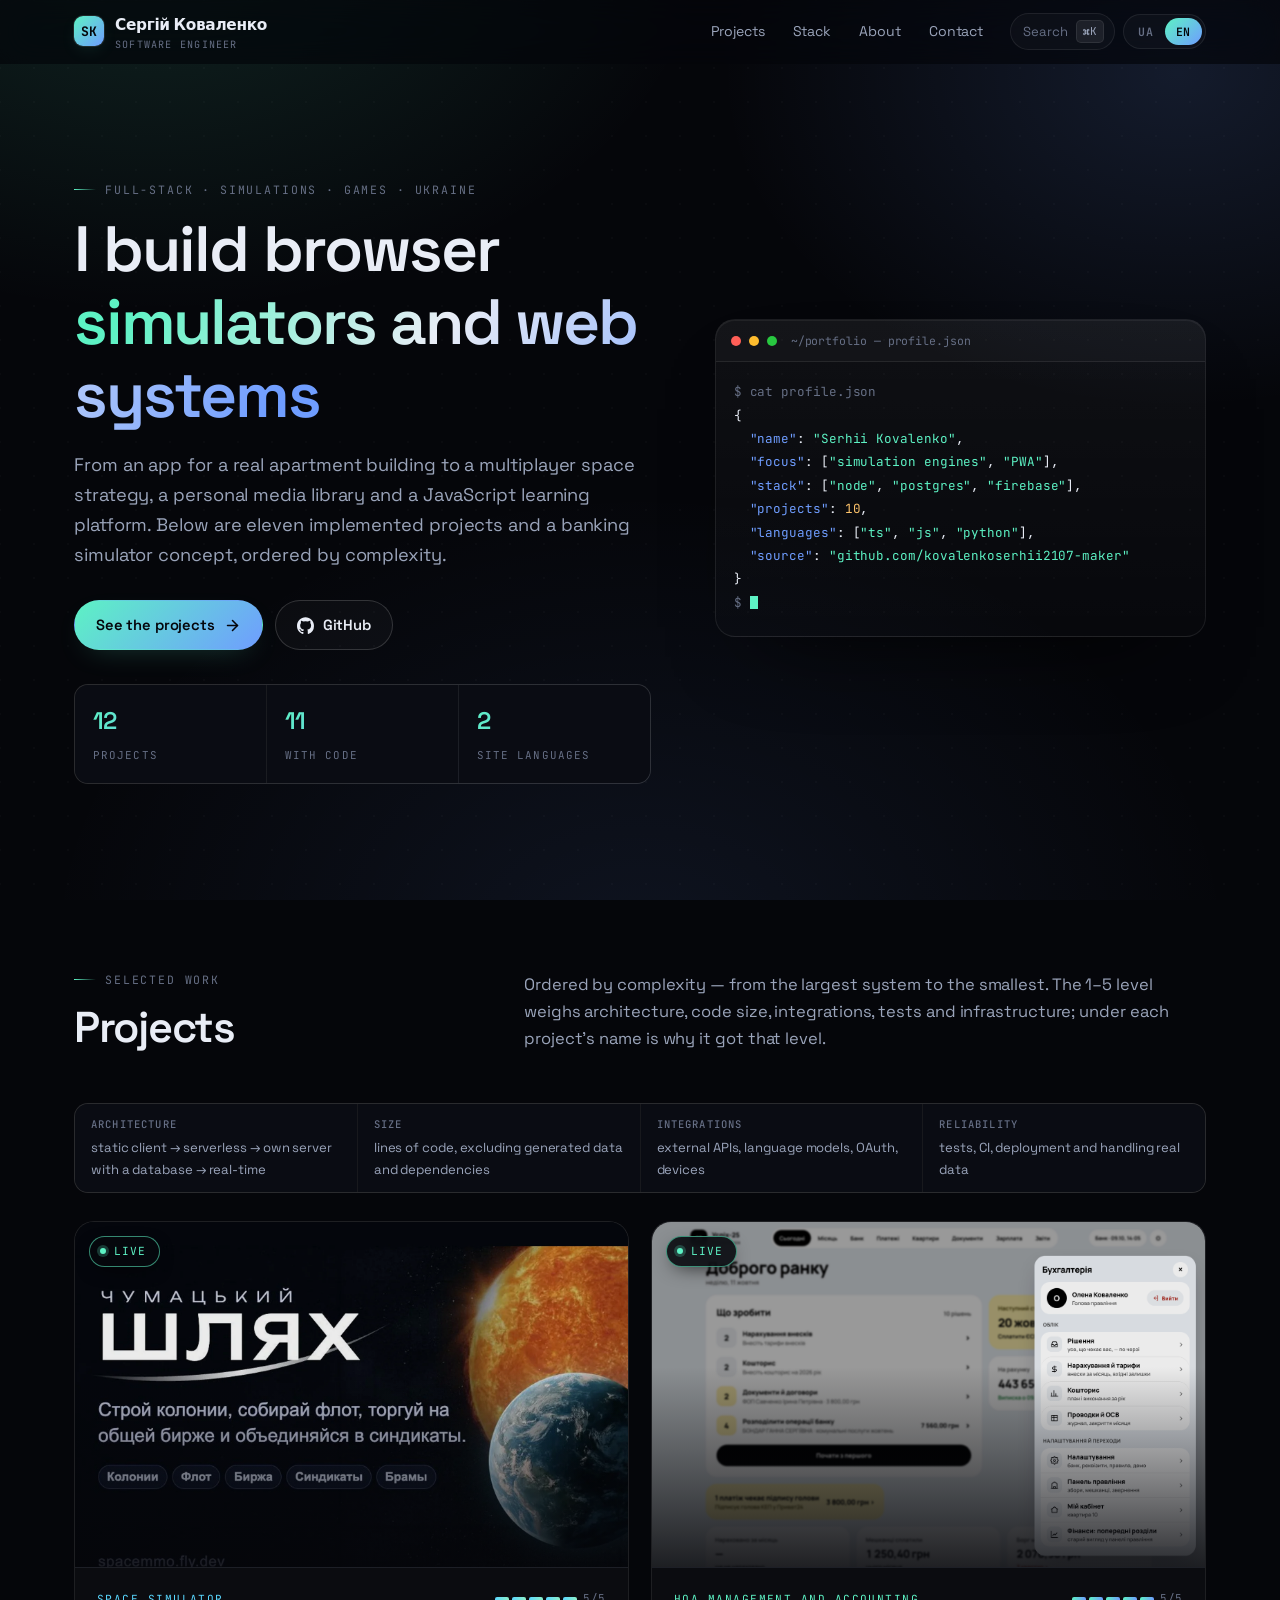
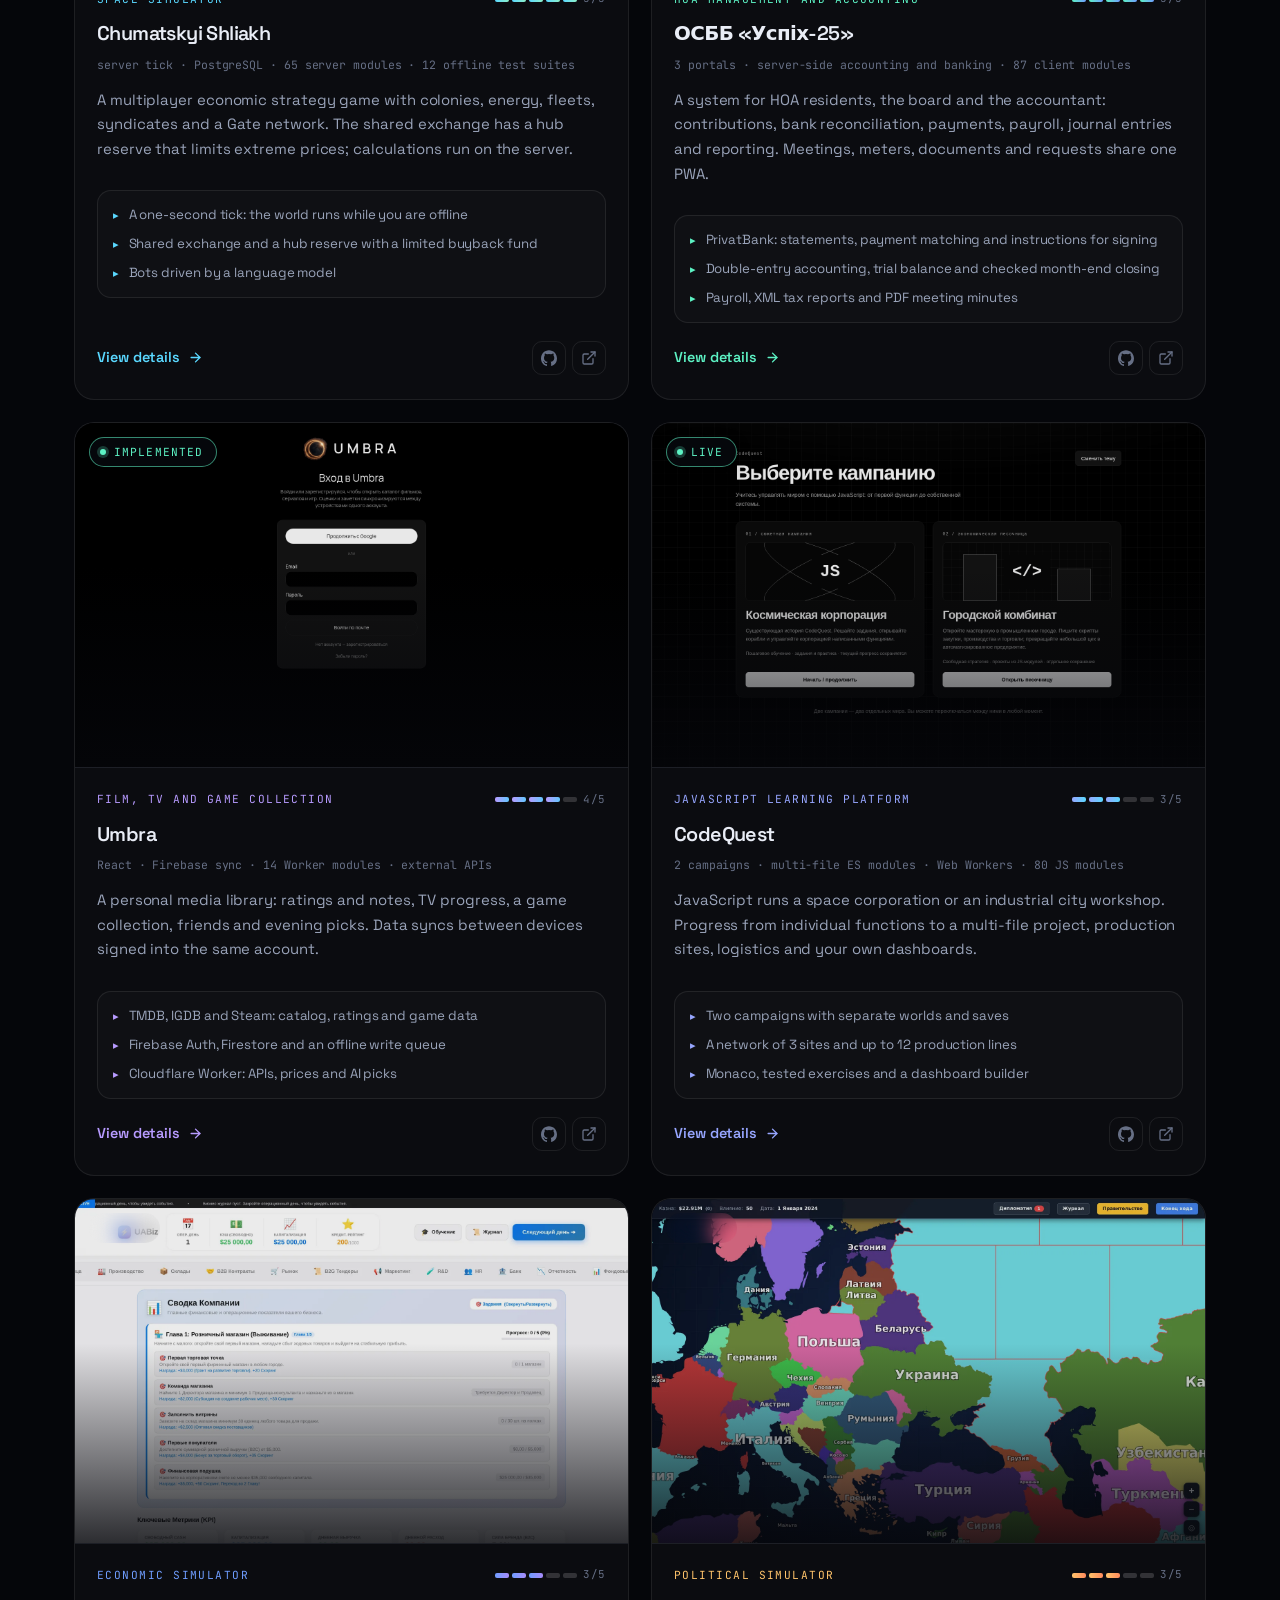
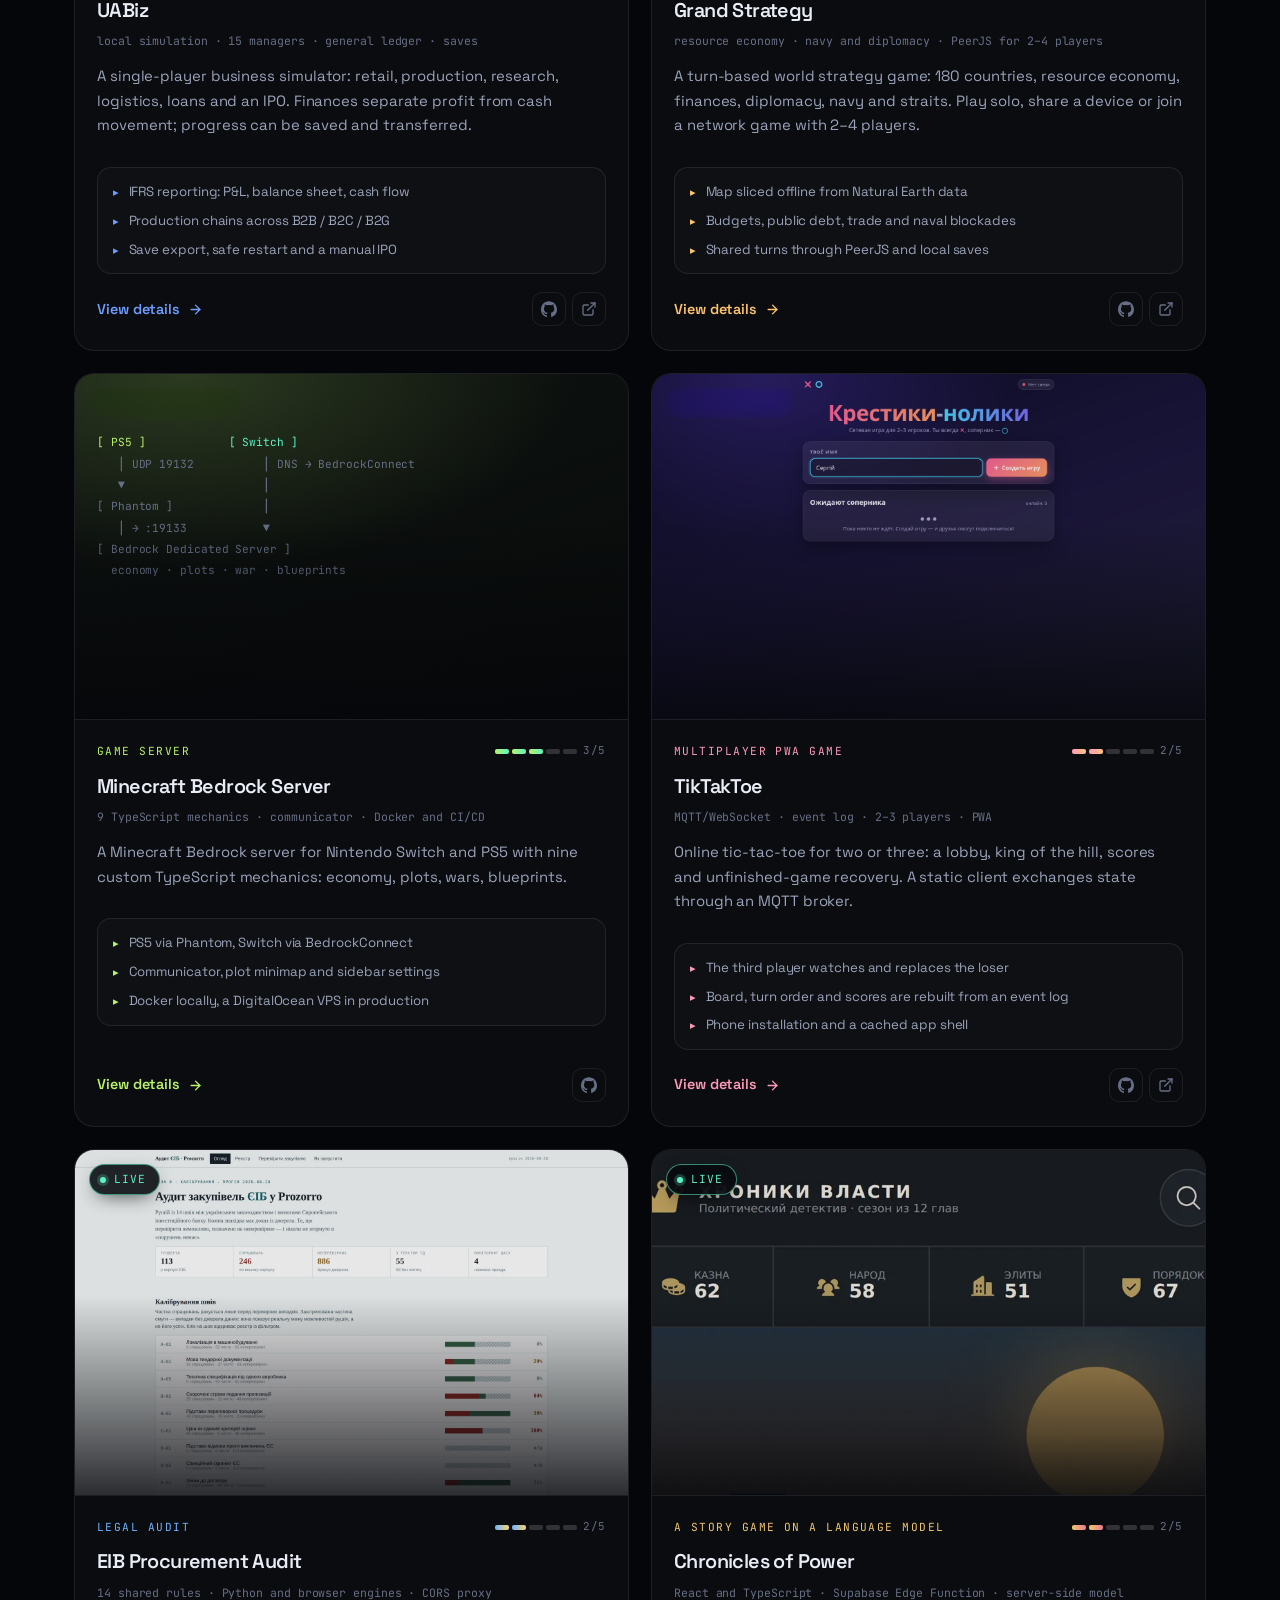
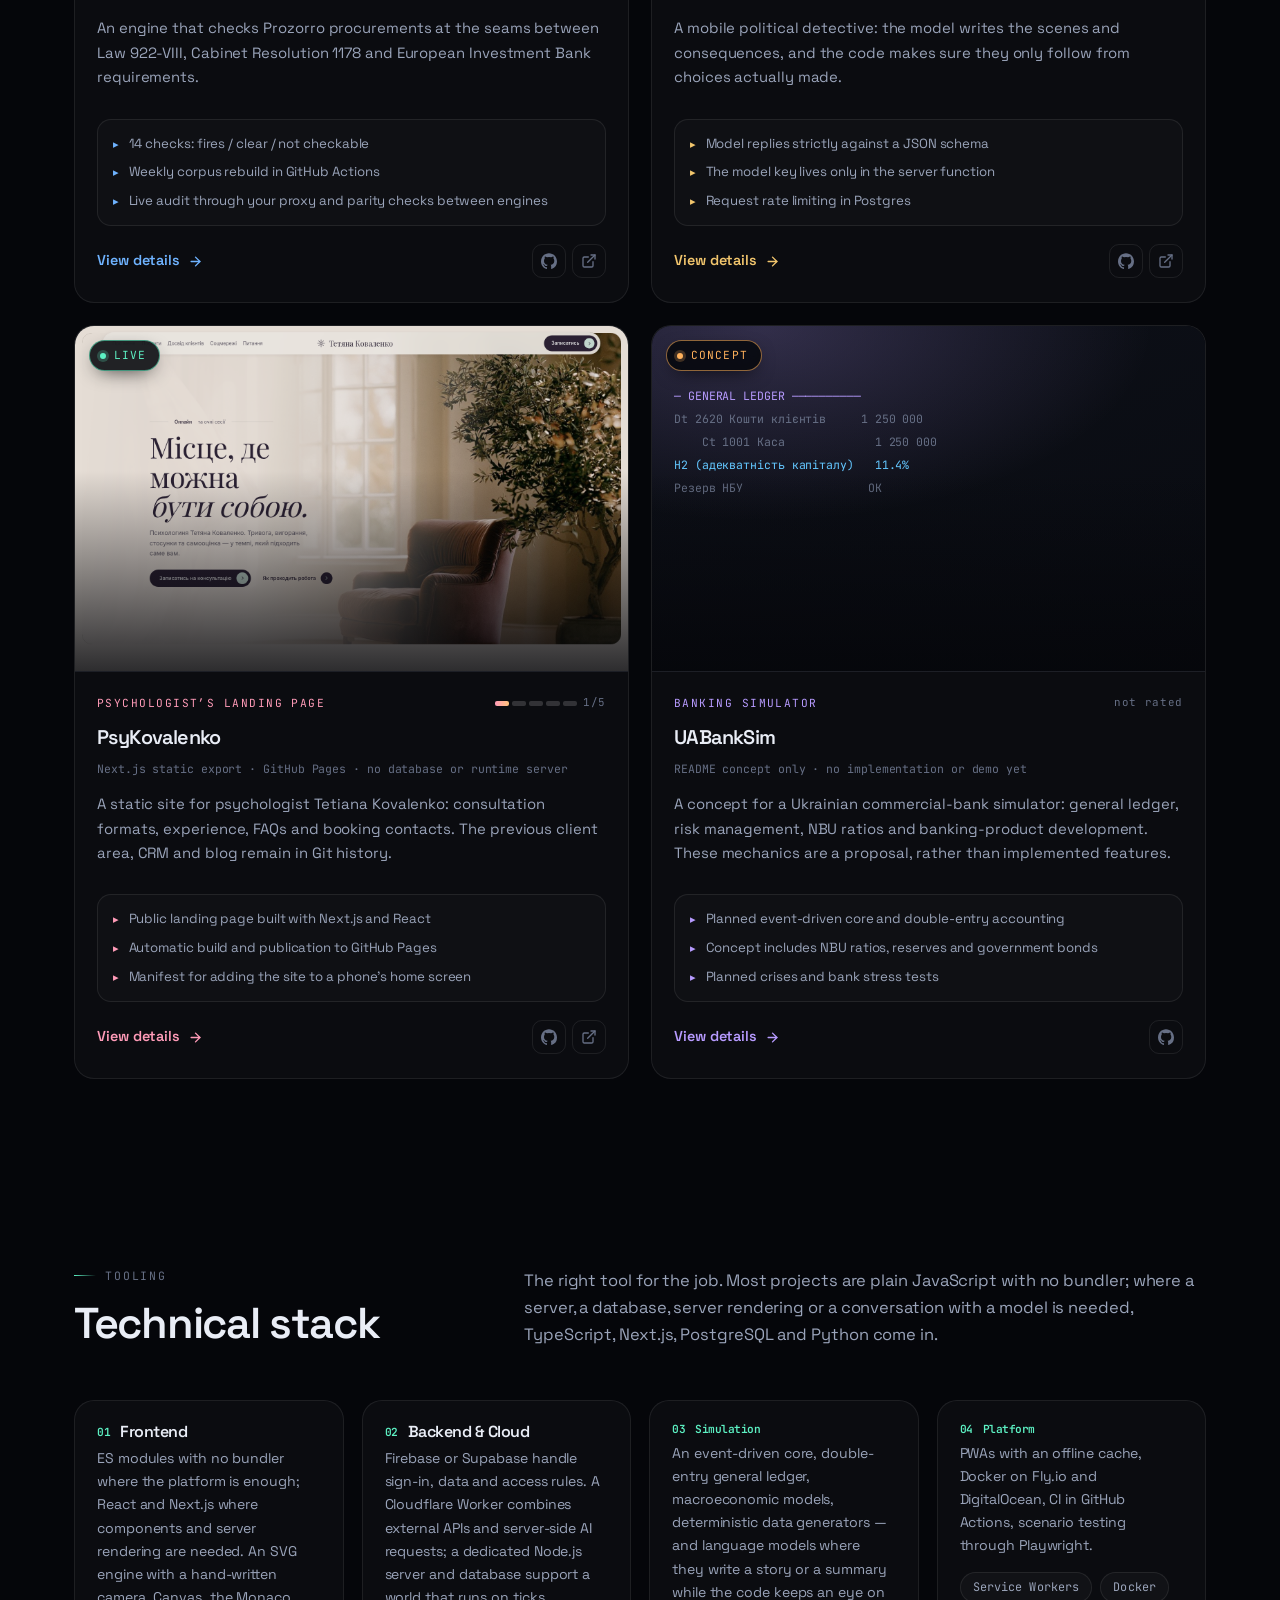
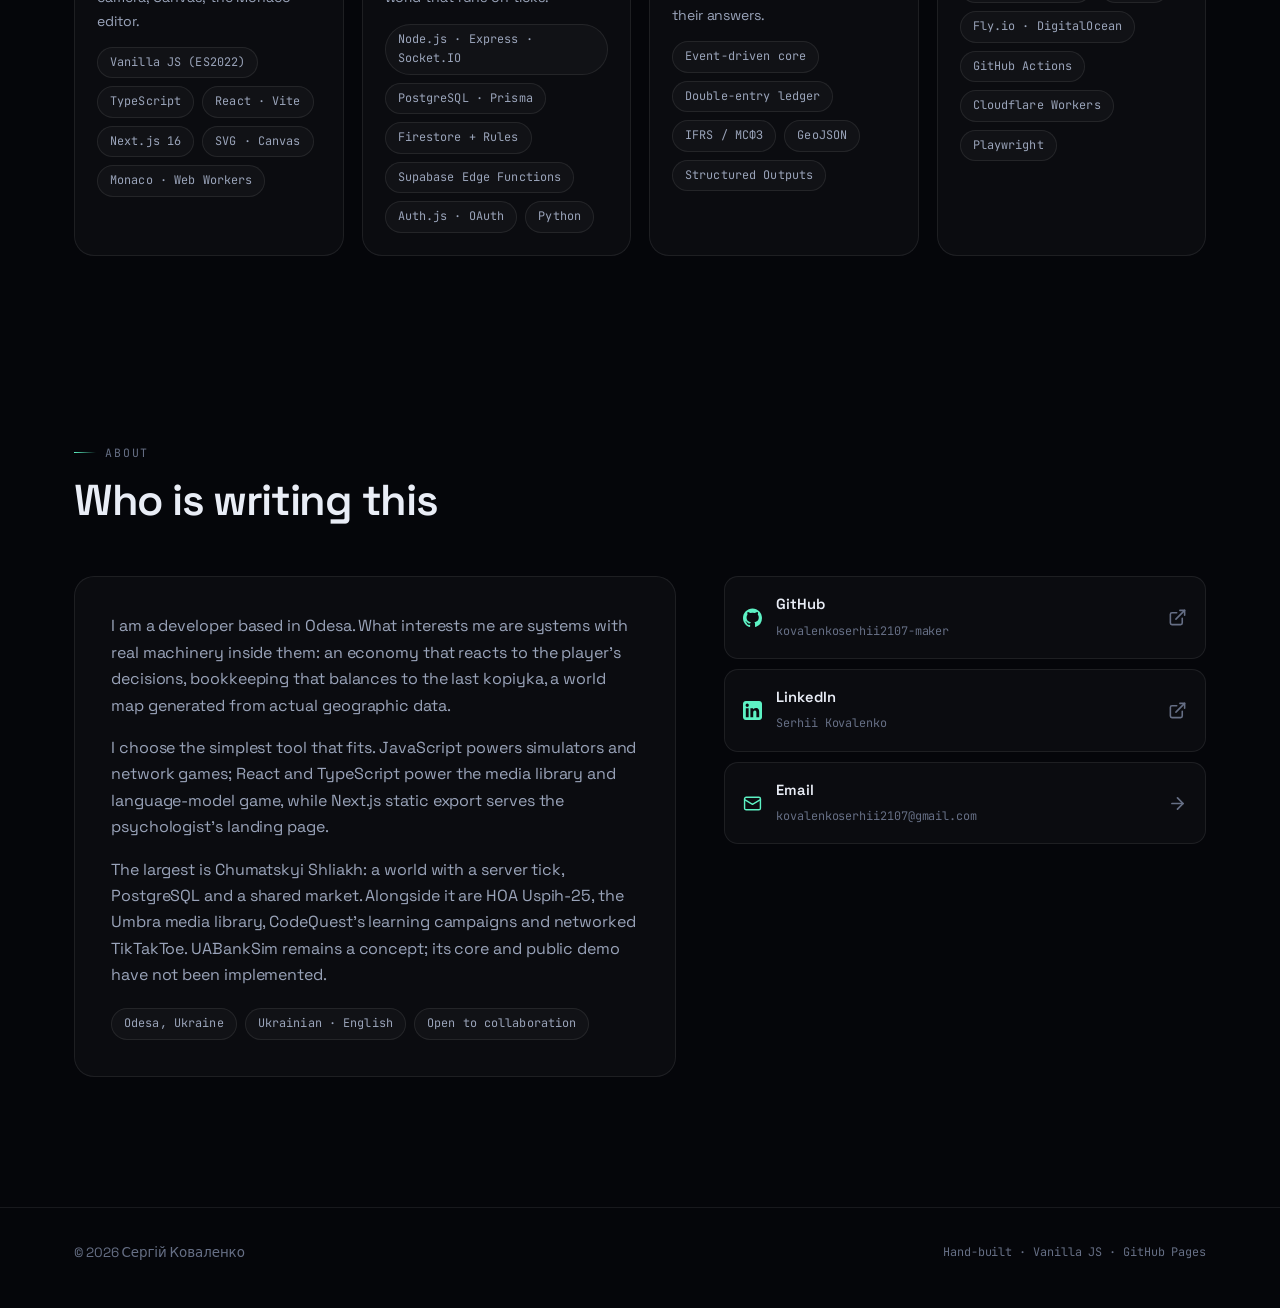
<file: index.html>
<!DOCTYPE html>
<html lang="uk" data-accent="mint">
<head>
<meta charset="UTF-8">
<meta name="viewport" content="width=device-width, initial-scale=1">
<title>Сергій Коваленко — симулятори, PWA та веб-системи</title>
<meta name="description" content="Портфоліо Сергія Коваленка: дванадцять проєктів, упорядкованих за складністю, — від мультиплеерної космічної стратегії й сайту психологині до гри, що вчить JavaScript, і юридичного аудиту закупівель.">
<meta name="color-scheme" content="dark">
<meta name="theme-color" content="#05060a">

<meta property="og:type" content="website">
<meta property="og:title" content="Сергій Коваленко — симулятори, PWA та веб-системи">
<meta property="og:description" content="Дванадцять проєктів за складністю: «Чумацький Шлях», ОСББ «Успіх-25», PsyKovalenko, CodeQuest, UABiz, Grand Strategy, Minecraft-сервер, аудит ЄІБ, «Хроніки влади», Umbra, TikTakToe, UABankSim.">
<meta property="og:url" content="https://kovalenkoserhii2107-maker.github.io/Main-page/">
<meta name="twitter:card" content="summary_large_image">

<link rel="icon" href="assets/favicon.svg" type="image/svg+xml">
<link rel="preconnect" href="https://fonts.googleapis.com">
<link rel="preconnect" href="https://fonts.gstatic.com" crossorigin>
<link rel="stylesheet" href="https://fonts.googleapis.com/css2?family=Space+Grotesk:wght@400;500;600;700&family=JetBrains+Mono:wght@400;500&display=swap">
<link rel="stylesheet" href="assets/css/main.css?v=20261008b">

<script type="application/ld+json">
{
  "@context": "https://schema.org",
  "@type": "Person",
  "name": "Serhii Kovalenko",
  "alternateName": "Коваленко Сергій Пилипович",
  "jobTitle": "Software Engineer",
  "url": "https://kovalenkoserhii2107-maker.github.io/Main-page/",
  "sameAs": [
    "https://github.com/kovalenkoserhii2107-maker",
    "https://www.linkedin.com/in/serhii-kovalenko-1145b8141/"
  ],
  "knowsAbout": ["JavaScript", "Progressive Web Apps", "Firebase", "Simulation engines", "Financial modelling"]
}
</script>
</head>
<body>

<a class="skip" href="#main" data-i18n="common.skip">Перейти до вмісту</a>

<div class="bg-layer" aria-hidden="true"></div>
<canvas id="bg-grid" aria-hidden="true"></canvas>

<svg width="0" height="0" style="position:absolute" aria-hidden="true">
  <symbol id="i-github" viewBox="0 0 24 24" fill="currentColor"><path d="M12 .5C5.4.5 0 5.9 0 12.6c0 5.3 3.4 9.8 8.2 11.4.6.1.8-.3.8-.6v-2.2c-3.3.7-4-1.6-4-1.6-.6-1.4-1.4-1.8-1.4-1.8-1.1-.8.1-.8.1-.8 1.2.1 1.9 1.3 1.9 1.3 1.1 1.9 2.9 1.4 3.6 1 .1-.8.4-1.4.8-1.7-2.7-.3-5.5-1.4-5.5-6 0-1.3.5-2.4 1.2-3.2-.1-.3-.5-1.5.1-3.2 0 0 1-.3 3.3 1.2a11.5 11.5 0 0 1 6 0C17.6 4.9 18.6 5.2 18.6 5.2c.7 1.7.2 2.9.1 3.2.8.8 1.2 1.9 1.2 3.2 0 4.6-2.8 5.7-5.5 6 .4.4.8 1.1.8 2.3v3.4c0 .3.2.7.8.6A12.1 12.1 0 0 0 24 12.6C24 5.9 18.6.5 12 .5z"/></symbol>
  <symbol id="i-ext" viewBox="0 0 24 24" fill="none" stroke="currentColor" stroke-width="2" stroke-linecap="round" stroke-linejoin="round"><path d="M18 13v6a2 2 0 0 1-2 2H5a2 2 0 0 1-2-2V8a2 2 0 0 1 2-2h6"/><polyline points="15 3 21 3 21 9"/><line x1="10" y1="14" x2="21" y2="3"/></symbol>
  <symbol id="i-arrow" viewBox="0 0 24 24" fill="none" stroke="currentColor" stroke-width="2.2" stroke-linecap="round" stroke-linejoin="round"><line x1="5" y1="12" x2="19" y2="12"/><polyline points="12 5 19 12 12 19"/></symbol>
  <symbol id="i-back" viewBox="0 0 24 24" fill="none" stroke="currentColor" stroke-width="2.2" stroke-linecap="round" stroke-linejoin="round"><line x1="19" y1="12" x2="5" y2="12"/><polyline points="12 19 5 12 12 5"/></symbol>
  <symbol id="i-mail" viewBox="0 0 24 24" fill="none" stroke="currentColor" stroke-width="1.8" stroke-linecap="round" stroke-linejoin="round"><rect x="2" y="4" width="20" height="16" rx="2"/><path d="m22 7-10 6L2 7"/></symbol>
  <symbol id="i-linkedin" viewBox="0 0 24 24" fill="currentColor"><path d="M20.447 0H3.553C1.591 0 0 1.591 0 3.553v16.894C0 22.409 1.591 24 3.553 24h16.894C22.409 24 24 22.409 24 20.447V3.553C24 1.591 22.409 0 20.447 0zM7.119 20.452H3.558V9h3.561v11.452zM5.338 7.433a2.062 2.062 0 1 1 0-4.124 2.062 2.062 0 0 1 0 4.124zM20.452 20.452h-3.555v-5.569c0-1.328-.027-3.037-1.852-3.037-1.852 0-2.136 1.448-2.136 2.941v5.665H9.354V9h3.414v1.561h.049c.476-.9 1.637-1.85 3.37-1.85 3.601 0 4.265 2.37 4.265 5.455v6.286z"/></symbol>
  <symbol id="i-close" viewBox="0 0 24 24" fill="none" stroke="currentColor" stroke-width="2.2" stroke-linecap="round"><line x1="18" y1="6" x2="6" y2="18"/><line x1="6" y1="6" x2="18" y2="18"/></symbol>
  <symbol id="i-chev-l" viewBox="0 0 24 24" fill="none" stroke="currentColor" stroke-width="2.2" stroke-linecap="round" stroke-linejoin="round"><polyline points="15 18 9 12 15 6"/></symbol>
  <symbol id="i-chev-r" viewBox="0 0 24 24" fill="none" stroke="currentColor" stroke-width="2.2" stroke-linecap="round" stroke-linejoin="round"><polyline points="9 18 15 12 9 6"/></symbol>
</svg>

<header class="nav" id="nav">
  <div class="shell nav-in">
    <a class="brand" href="index.html">
      <span class="brand-mark">SK</span>
      <span class="brand-txt">Сергій Коваленко<small data-i18n="common.role">Software Engineer</small></span>
    </a>

    <nav class="nav-links" aria-label="Основна навігація">
      <a href="#projects" data-i18n="nav.projects">Проєкти</a>
      <a href="#stack" data-i18n="nav.stack">Стек</a>
      <a href="#about" data-i18n="nav.about">Про мене</a>
      <a href="#contact" data-i18n="nav.contact">Контакти</a>
    </nav>

    <div class="nav-tools">
      <button class="kbd-btn" data-cmdk-open type="button" aria-haspopup="dialog">
        <span data-i18n="nav.search">Пошук</span><kbd>⌘K</kbd>
      </button>
      <div class="lang" role="group" aria-label="Мова / Language">
        <button type="button" data-lang="uk" aria-pressed="true">UA</button>
        <button type="button" data-lang="en" aria-pressed="false">EN</button>
      </div>
    </div>
  </div>
  <div class="scroll-bar" id="scroll-bar" aria-hidden="true"></div>
</header>

<main id="main">

  <!-- ============ HERO ============ -->
  <section class="hero shell">
    <div class="hero-grid">
      <div>
        <span class="eyebrow" data-i18n="hero.eyebrow">Full-stack · Симуляції · Ігри · Україна</span>
        <h1>
          <span data-i18n="hero.h1a">Будую браузерні</span><br>
          <span class="grad" data-i18n="hero.h1b">симулятори та веб-системи</span>
        </h1>
        <p class="hero-sub" data-i18n="hero.sub">Від застосунку для реального ОСББ до мультиплеерної космічної стратегії, особистої медіатеки та навчальної платформи JavaScript. Нижче — одинадцять реалізованих проєктів і концепція банківського симулятора, впорядковані за складністю.</p>

        <div class="hero-cta">
          <a class="btn btn-primary" href="#projects">
            <span data-i18n="hero.cta1">Дивитися проєкти</span>
            <svg><use href="#i-arrow"></use></svg>
          </a>
          <a class="btn btn-ghost" href="https://github.com/kovalenkoserhii2107-maker" target="_blank" rel="noopener">
            <svg><use href="#i-github"></use></svg>
            <span>GitHub</span>
          </a>
        </div>

        <div class="stat-row" data-reveal>
          <div class="stat"><b>12</b><span data-i18n="hero.s1">проєктів</span></div>
          <div class="stat"><b>11</b><span data-i18n="hero.s2">з кодом</span></div>
          <div class="stat"><b>2</b><span data-i18n="hero.s3">мови сайту</span></div>
        </div>
      </div>

      <div class="term" data-reveal style="--d:120ms">
        <div class="term-bar">
          <i class="term-dot"></i><i class="term-dot"></i><i class="term-dot"></i>
          <span class="term-name">~/portfolio — profile.json</span>
        </div>
        <div class="term-body" id="term" aria-hidden="true"></div>
        <noscript><div class="term-body" style="min-height:0">
          <span class="l"><span class="c-k">"stack"</span>: <span class="c-s">"Vanilla JS · Firebase · Chart.js · SVG"</span></span>
          <span class="l"><span class="c-k">"focus"</span>: <span class="c-s">"simulation engines, PWA, fintech models"</span></span>
        </div></noscript>
      </div>
    </div>
  </section>

  <!-- ============ PROJECTS ============ -->
  <section class="section shell" id="projects">
    <div class="section-head">
      <div>
        <span class="eyebrow" data-i18n="proj.eyebrow">Вибрані роботи</span>
        <h2 class="h-sec" data-i18n="proj.title">Проєкти</h2>
      </div>
      <p class="lede" data-i18n="proj.lede">Упорядковано за складністю — від найбільшої системи до найменшої. Рівень від 1 до 5 зважує архітектуру, обсяг коду, інтеграції, тести й інфраструктуру; під назвою кожного проєкту — чому саме такий.</p>
    </div>

    <div class="cx-legend" data-reveal>
      <div><b data-i18n="cx.l1.t">Архітектура</b><span data-i18n="cx.l1.p">статичний клієнт → serverless → власний сервер із БД → realtime</span></div>
      <div><b data-i18n="cx.l2.t">Обсяг</b><span data-i18n="cx.l2.p">рядки коду без згенерованих даних і залежностей</span></div>
      <div><b data-i18n="cx.l3.t">Інтеграції</b><span data-i18n="cx.l3.p">зовнішні API, мовні моделі, OAuth, пристрої</span></div>
      <div><b data-i18n="cx.l4.t">Надійність</b><span data-i18n="cx.l4.p">тести, CI, деплой і робота з реальними даними</span></div>
    </div>

    <div class="proj-grid">

      <!-- 1. Чумацький Шлях -->
      <article class="card proj" data-accent="cyan" data-reveal style="--d:0ms">
        <div class="proj-shot">
          <span class="status status-live proj-badge" data-i18n="common.live">Працює</span>
          <img src="assets/screens/space-brand.webp" alt="Фірмова картинка гри «Чумацький Шлях»" loading="lazy" width="1600" height="1000">
        </div>
        <div class="proj-body">
          <div class="proj-top">
            <span class="proj-kicker" data-i18n="proj.space.kick">Космічний симулятор</span>
            <span class="proj-cx" title="Складність 5 з 5"><span class="cx" aria-hidden="true"><i class="on"></i><i class="on"></i><i class="on"></i><i class="on"></i><i class="on"></i></span>5/5</span>
          </div>
          <h3 data-i18n="space.name">Чумацький Шлях</h3>
          <p class="proj-why" data-i18n="proj.space.why">серверний тік · PostgreSQL · 65 модулів сервера · 12 офлайн-наборів тестів</p>
          <p class="proj-desc" data-i18n="proj.space.desc">Мультиплеерна економічна стратегія: колонії, енергобаланс, флот, синдикати й мережа Брам. Спільна біржа має резерв хаба, який стримує крайні ціни; усі розрахунки — на сервері.</p>
          <div class="proj-facts">
            <div data-i18n="proj.space.f1">Тік раз на секунду: світ живе, поки гравець офлайн</div>
            <div data-i18n="proj.space.f2">Спільна біржа й резерв хаба з обмеженим фондом викупу</div>
            <div data-i18n="proj.space.f3">Боти під керуванням мовної моделі</div>
          </div>
          <div class="proj-foot">
            <a class="link-arrow stretch" href="space.html">
              <span data-i18n="common.more">Детальніше</span>
              <svg><use href="#i-arrow"></use></svg>
            </a>
            <div class="icon-links">
              <a href="https://github.com/kovalenkoserhii2107-maker/SpaceMMO" target="_blank" rel="noopener" aria-label="SpaceMMO на GitHub"><svg><use href="#i-github"></use></svg></a>
              <a href="https://spacemmo.fly.dev" target="_blank" rel="noopener" aria-label="Грати в «Чумацький Шлях»"><svg><use href="#i-ext"></use></svg></a>
            </div>
          </div>
        </div>
      </article>

      <!-- 2. ОСББ «Успіх-25» -->
      <article class="card proj" data-accent="mint" data-reveal style="--d:40ms">
        <div class="proj-shot">
          <span class="status status-live proj-badge" data-i18n="common.live">Працює</span>
          <img src="assets/screens/uspih-accounting-desktop.webp" alt="Нове меню кабінету бухгалтера ОСББ «Успіх-25»" loading="lazy" width="2880" height="1800">
        </div>
        <div class="proj-body">
          <div class="proj-top">
            <span class="proj-kicker" data-i18n="proj.uspih.kick">Управління й облік ОСББ</span>
            <span class="proj-cx" title="Складність 5 з 5"><span class="cx" aria-hidden="true"><i class="on"></i><i class="on"></i><i class="on"></i><i class="on"></i><i class="on"></i></span>5/5</span>
          </div>
          <h3>ОСББ «Успіх-25»</h3>
          <p class="proj-why" data-i18n="proj.uspih.why">3 кабінети · облік і банк на сервері · 87 клієнтських модулів</p>
          <p class="proj-desc" data-i18n="proj.uspih.desc">Система для мешканців, правління й бухгалтера ОСББ: внески, банківська звірка, платежі, зарплата, проводки та звітність. Збори, лічильники, документи й звернення — в одному PWA.</p>
          <div class="proj-facts">
            <div data-i18n="proj.uspih.f1">ПриватБанк: виписки, зіставлення оплат і платежі на підпис</div>
            <div data-i18n="proj.uspih.f2">Подвійний запис, ОСВ і закриття місяця з перевірками</div>
            <div data-i18n="proj.uspih.f3">Зарплата, XML-звітність ДПС і PDF-протоколи зборів</div>
          </div>
          <div class="proj-foot">
            <a class="link-arrow stretch" href="uspih25.html">
              <span data-i18n="common.more">Детальніше</span>
              <svg><use href="#i-arrow"></use></svg>
            </a>
            <div class="icon-links">
              <a href="https://github.com/kovalenkoserhii2107-maker/USPIH-25" target="_blank" rel="noopener" aria-label="USPIH-25 на GitHub"><svg><use href="#i-github"></use></svg></a>
              <a href="https://kovalenkoserhii2107-maker.github.io/USPIH-25/" target="_blank" rel="noopener" aria-label="Відкрити застосунок"><svg><use href="#i-ext"></use></svg></a>
            </div>
          </div>
        </div>
      </article>

      <!-- 3. Umbra-->
      <article class="card proj" data-accent="violet" data-reveal style="--d:80ms">
        <div class="proj-shot">
          <span class="status status-live proj-badge" data-i18n="common.implemented">Реалізовано</span>
          <img src="assets/screens/umbra-login.webp" alt="Вхід у Umbra через Google або email" loading="lazy" width="1600" height="1000">
        </div>
        <div class="proj-body">
          <div class="proj-top">
            <span class="proj-kicker" data-i18n="proj.umbra.kick">Колекція фільмів, серіалів та ігор</span>
            <span class="proj-cx" title="Складність 4 з 5"><span class="cx" aria-hidden="true"><i class="on"></i><i class="on"></i><i class="on"></i><i class="on"></i><i></i></span>4/5</span>
          </div>
          <h3>Umbra</h3>
          <p class="proj-why" data-i18n="proj.umbra.why">React · Firebase-синхронізація · 14 модулів Worker · зовнішні API</p>
          <p class="proj-desc" data-i18n="proj.umbra.desc">Особиста медіатека: оцінки й нотатки, прогрес серіалів, ігрова колекція, друзі та підбір на вечір. Дані синхронізуються між пристроями одного акаунта.</p>
          <div class="proj-facts">
            <div data-i18n="proj.umbra.f1">TMDB, IGDB і Steam: каталог, рейтинги та ігрові дані</div>
            <div data-i18n="proj.umbra.f2">Firebase Auth, Firestore та офлайн-черга змін</div>
            <div data-i18n="proj.umbra.f3">Cloudflare Worker: API, ціни та AI-підбір</div>
          </div>
          <div class="proj-foot">
            <a class="link-arrow stretch" href="umbra.html"><span data-i18n="common.more">Детальніше</span><svg><use href="#i-arrow"></use></svg></a>
            <div class="icon-links">
              <a href="https://github.com/kovalenkoserhii2107-maker/umbra" target="_blank" rel="noopener" aria-label="Umbra на GitHub"><svg><use href="#i-github"></use></svg></a>
              <a href="https://kovalenkoserhii2107-maker.github.io/umbra/" target="_blank" rel="noopener" aria-label="Відкрити Umbra"><svg><use href="#i-ext"></use></svg></a>
            </div>
          </div>
        </div>
      </article>

      <!-- 4. CodeQuest -->
      <article class="card proj" data-accent="indigo" data-reveal style="--d:120ms">
        <div class="proj-shot">
          <span class="status status-live proj-badge" data-i18n="common.live">Працює</span>
          <img src="assets/screens/codequest-campaigns.png" alt="Дві кампанії CodeQuest" loading="lazy" width="1600" height="1000">
        </div>
        <div class="proj-body">
          <div class="proj-top">
            <span class="proj-kicker" data-i18n="proj.cq.kick">Навчальна платформа JavaScript</span>
            <span class="proj-cx" title="Складність 3 з 5"><span class="cx" aria-hidden="true"><i class="on"></i><i class="on"></i><i class="on"></i><i></i><i></i></span>3/5</span>
          </div>
          <h3>CodeQuest</h3>
          <p class="proj-why" data-i18n="proj.cq.why">2 кампанії · багатофайлові ES-модулі · Web Workers · 80 модулів JS</p>
          <p class="proj-desc" data-i18n="proj.cq.desc">JavaScript керує космічною корпорацією або міським комбінатом. Від окремих функцій — до багатофайлового проєкту, виробничих філій, логістики й власних дашбордів.</p>
          <div class="proj-facts">
            <div data-i18n="proj.cq.f1">Дві кампанії з окремими світами й збереженнями</div>
            <div data-i18n="proj.cq.f2">Мережа з 3 майданчиків і до 12 виробничих ліній</div>
            <div data-i18n="proj.cq.f3">Monaco, практики з тестами й конструктор дашбордів</div>
          </div>
          <div class="proj-foot">
            <a class="link-arrow stretch" href="codequest.html">
              <span data-i18n="common.more">Детальніше</span>
              <svg><use href="#i-arrow"></use></svg>
            </a>
            <div class="icon-links">
              <a href="https://github.com/kovalenkoserhii2107-maker/CodeQuest" target="_blank" rel="noopener" aria-label="CodeQuest на GitHub"><svg><use href="#i-github"></use></svg></a>
              <a href="https://kovalenkoserhii2107-maker.github.io/CodeQuest/" target="_blank" rel="noopener" aria-label="Грати в CodeQuest"><svg><use href="#i-ext"></use></svg></a>
            </div>
          </div>
        </div>
      </article>

      <!-- 5. UABiz -->
      <article class="card proj" data-accent="blue" data-reveal style="--d:160ms">
        <div class="proj-shot">
          <span class="status status-live proj-badge" data-i18n="common.live">Працює</span>
          <img src="assets/screens/uabiz-dashboard.webp" alt="Панель компанії в економічному симуляторі UABiz" loading="lazy" width="1600" height="1000">
        </div>
        <div class="proj-body">
          <div class="proj-top">
            <span class="proj-kicker" data-i18n="proj.uabiz.kick">Економічний симулятор</span>
            <span class="proj-cx" title="Складність 3 з 5"><span class="cx" aria-hidden="true"><i class="on"></i><i class="on"></i><i class="on"></i><i></i><i></i></span>3/5</span>
          </div>
          <h3>UABiz</h3>
          <p class="proj-why" data-i18n="proj.uabiz.why">локальна симуляція · 15 менеджерів · головна книга · збереження</p>
          <p class="proj-desc" data-i18n="proj.uabiz.desc">Однокористувацький симулятор бізнесу: роздріб, виробництво, дослідження, логістика, кредити й IPO. Фінанси показують прибуток окремо від руху грошей; прогрес можна зберегти й перенести.</p>
          <div class="proj-facts">
            <div data-i18n="proj.uabiz.f1">Звітність за МСФЗ: P&amp;L, баланс, cash flow</div>
            <div data-i18n="proj.uabiz.f2">Виробничі ланцюжки B2B / B2C / B2G</div>
            <div data-i18n="proj.uabiz.f3">Експорт збережень, безпечний рестарт і ручне IPO</div>
          </div>
          <div class="proj-foot">
            <a class="link-arrow stretch" href="uabiz.html">
              <span data-i18n="common.more">Детальніше</span>
              <svg><use href="#i-arrow"></use></svg>
            </a>
            <div class="icon-links">
              <a href="https://github.com/kovalenkoserhii2107-maker/UABissGame" target="_blank" rel="noopener" aria-label="UABissGame на GitHub"><svg><use href="#i-github"></use></svg></a>
              <a href="https://kovalenkoserhii2107-maker.github.io/UABissGame/" target="_blank" rel="noopener" aria-label="Грати в UABiz"><svg><use href="#i-ext"></use></svg></a>
            </div>
          </div>
        </div>
      </article>

      <!-- 6. Grand Strategy -->
      <article class="card proj" data-accent="amber" data-reveal style="--d:200ms">
        <div class="proj-shot">
          <span class="status status-live proj-badge" data-i18n="common.live">Працює</span>
          <img src="assets/screens/politics-map.webp" alt="Політична карта світу в Grand Strategy" loading="lazy" width="1600" height="1000">
        </div>
        <div class="proj-body">
          <div class="proj-top">
            <span class="proj-kicker" data-i18n="proj.politics.kick">Політичний симулятор</span>
            <span class="proj-cx" title="Складність 3 з 5"><span class="cx" aria-hidden="true"><i class="on"></i><i class="on"></i><i class="on"></i><i></i><i></i></span>3/5</span>
          </div>
          <h3>Grand Strategy</h3>
          <p class="proj-why" data-i18n="proj.politics.why">ресурсна економіка · флот і дипломатія · PeerJS на 2–4 гравців</p>
          <p class="proj-desc" data-i18n="proj.politics.desc">Покрокова світова стратегія: 180 країн, ресурсна економіка, фінанси, дипломатія, морський флот і протоки. Одиночна гра, спільна партія на одному пристрої або мережева гра на 2–4 учасників.</p>
          <div class="proj-facts">
            <div data-i18n="proj.politics.f1">Карта нарізана офлайн-генератором із Natural Earth</div>
            <div data-i18n="proj.politics.f2">Бюджет, державний борг, торгівля й морські блокади</div>
            <div data-i18n="proj.politics.f3">Спільні ходи через PeerJS та локальні збереження</div>
          </div>
          <div class="proj-foot">
            <a class="link-arrow stretch" href="politics.html">
              <span data-i18n="common.more">Детальніше</span>
              <svg><use href="#i-arrow"></use></svg>
            </a>
            <div class="icon-links">
              <a href="https://github.com/kovalenkoserhii2107-maker/Politics-Game" target="_blank" rel="noopener" aria-label="Politics-Game на GitHub"><svg><use href="#i-github"></use></svg></a>
              <a href="https://kovalenkoserhii2107-maker.github.io/Politics-Game/" target="_blank" rel="noopener" aria-label="Грати в Grand Strategy"><svg><use href="#i-ext"></use></svg></a>
            </div>
          </div>
        </div>
      </article>

      <!-- 7. Minecraft Bedrock Server -->
      <article class="card proj" data-accent="lime" data-reveal style="--d:240ms">
        <div class="proj-shot">
          <span class="status status-live proj-badge" data-i18n="mc.status">Приватний сервер</span>
          <div style="position:absolute;inset:0;background:
                radial-gradient(600px 300px at 20% 0%, rgba(184,243,107,.18), transparent 65%),
                linear-gradient(160deg,#0d1210,#090b0a);
                font-family:var(--f-mono);font-size:.7rem;line-height:1.9;color:var(--tx-mute);
                padding:58px 22px 22px;overflow:hidden;white-space:pre" aria-hidden="true"><span style="color:#b8f36b">[ PS5 ]</span>            <span style="color:#5df2c4">[ Switch ]</span>
   │ UDP 19132          │ DNS → BedrockConnect
   ▼                    │
[ Phantom ]             │
   │ → :19133           ▼
[ Bedrock Dedicated Server ]
  economy · plots · war · blueprints</div>
        </div>
        <div class="proj-body">
          <div class="proj-top">
            <span class="proj-kicker" data-i18n="proj.mc.kick">Ігровий сервер</span>
            <span class="proj-cx" title="Складність 3 з 5"><span class="cx" aria-hidden="true"><i class="on"></i><i class="on"></i><i class="on"></i><i></i><i></i></span>3/5</span>
          </div>
          <h3>Minecraft Bedrock Server</h3>
          <p class="proj-why" data-i18n="proj.mc.why">9 механік TypeScript · комунікатор · Docker і CI/CD</p>
          <p class="proj-desc" data-i18n="proj.mc.desc">Сервер Minecraft Bedrock для Nintendo Switch і PS5 із дев’ятьма власними механіками на TypeScript: економіка, ділянки, війни, креслення.</p>
          <div class="proj-facts">
            <div data-i18n="proj.mc.f1">PS5 — через Phantom, Switch — через BedrockConnect</div>
            <div data-i18n="proj.mc.f2">Комунікатор, мінікарта ділянок і налаштування бокової панелі</div>
            <div data-i18n="proj.mc.f3">Docker локально, VPS DigitalOcean у продакшні</div>
          </div>
          <div class="proj-foot">
            <a class="link-arrow stretch" href="minecraft.html">
              <span data-i18n="common.more">Детальніше</span>
              <svg><use href="#i-arrow"></use></svg>
            </a>
            <div class="icon-links">
              <a href="https://github.com/kovalenkoserhii2107-maker/MinecraftServer" target="_blank" rel="noopener" aria-label="MinecraftServer на GitHub"><svg><use href="#i-github"></use></svg></a>
            </div>
          </div>
        </div>
      </article>

      <!-- 8. TikTakToe-->
      <article class="card proj" data-accent="rose" data-reveal style="--d:280ms">
        <div class="proj-shot">
          <span class="status status-live proj-badge" data-i18n="common.implemented">Реалізовано</span>
          <img src="assets/screens/tiktaktoe-lobby.webp" alt="Лобі TikTakToe: ім’я та створення гри" loading="lazy" width="1600" height="1000">
        </div>
        <div class="proj-body">
          <div class="proj-top">
            <span class="proj-kicker" data-i18n="proj.tiktaktoe.kick">Мережева PWA-гра</span>
            <span class="proj-cx" title="Складність 2 з 5"><span class="cx" aria-hidden="true"><i class="on"></i><i class="on"></i><i></i><i></i><i></i></span>2/5</span>
          </div>
          <h3>TikTakToe</h3>
          <p class="proj-why" data-i18n="proj.tiktaktoe.why">MQTT/WebSocket · журнал подій · 2–3 гравці · PWA</p>
          <p class="proj-desc" data-i18n="proj.tiktaktoe.desc">Мережеві хрестики-нулики на двох або трьох: лобі, «цар гори», рахунок і повернення до незавершеної партії. Статичний клієнт обмінюється станом через MQTT-брокер.</p>
          <div class="proj-facts">
            <div data-i18n="proj.tiktaktoe.f1">Третій гравець спостерігає й змінює переможеного</div>
            <div data-i18n="proj.tiktaktoe.f2">Дошка, черга та очки відновлюються з журналу подій</div>
            <div data-i18n="proj.tiktaktoe.f3">Встановлення на телефон і кеш оболонки</div>
          </div>
          <div class="proj-foot">
            <a class="link-arrow stretch" href="tiktaktoe.html"><span data-i18n="common.more">Детальніше</span><svg><use href="#i-arrow"></use></svg></a>
            <div class="icon-links">
              <a href="https://github.com/kovalenkoserhii2107-maker/TikTakToe" target="_blank" rel="noopener" aria-label="TikTakToe на GitHub"><svg><use href="#i-github"></use></svg></a>
              <a href="https://kovalenkoserhii2107-maker.github.io/TikTakToe/" target="_blank" rel="noopener" aria-label="Відкрити TikTakToe"><svg><use href="#i-ext"></use></svg></a>
            </div>
          </div>
        </div>
      </article>

      <!-- 9. Аудит закупівель ЄІБ -->
      <article class="card proj" data-accent="eu" data-reveal style="--d:320ms">
        <div class="proj-shot">
          <span class="status status-live proj-badge" data-i18n="common.live">Працює</span>
          <img src="assets/screens/eib-overview.webp" alt="Звіт аудиту закупівель ЄІБ" loading="lazy" width="1600" height="1000">
        </div>
        <div class="proj-body">
          <div class="proj-top">
            <span class="proj-kicker" data-i18n="proj.eib.kick">Юридичний аудит</span>
            <span class="proj-cx" title="Складність 2 з 5"><span class="cx" aria-hidden="true"><i class="on"></i><i class="on"></i><i></i><i></i><i></i></span>2/5</span>
          </div>
          <h3><span data-i18n="proj.eib.name">Аудит закупівель ЄІБ</span></h3>
          <p class="proj-why" data-i18n="proj.eib.why">14 спільних правил · Python і браузерний рушій · CORS-проксі</p>
          <p class="proj-desc" data-i18n="proj.eib.desc">Рушій перевіряє закупівлі Prozorro на стиках Закону 922-VIII, постанови КМУ 1178 і вимог Європейського інвестиційного банку.</p>
          <div class="proj-facts">
            <div data-i18n="proj.eib.f1">14 перевірок: спрацював / чисто / неможливо перевірити</div>
            <div data-i18n="proj.eib.f2">Щотижневий перезбір корпусу в GitHub Actions</div>
            <div data-i18n="proj.eib.f3">Живий аудит через власний проксі й звірка двох рушіїв</div>
          </div>
          <div class="proj-foot">
            <a class="link-arrow stretch" href="eib.html">
              <span data-i18n="common.more">Детальніше</span>
              <svg><use href="#i-arrow"></use></svg>
            </a>
            <div class="icon-links">
              <a href="https://github.com/kovalenkoserhii2107-maker/eib-audit" target="_blank" rel="noopener" aria-label="eib-audit на GitHub"><svg><use href="#i-github"></use></svg></a>
              <a href="https://kovalenkoserhii2107-maker.github.io/eib-audit/" target="_blank" rel="noopener" aria-label="Відкрити звіт"><svg><use href="#i-ext"></use></svg></a>
            </div>
          </div>
        </div>
      </article>

      <!-- 10. Хроніки влади -->
      <article class="card proj" data-accent="gold" data-reveal style="--d:360ms">
        <div class="proj-shot">
          <span class="status status-live proj-badge" data-i18n="common.live">Працює</span>
          <img src="assets/screens/chronicles-start.webp" alt="Показники держави в грі «Хроніки влади»" loading="lazy" width="1600" height="1000">
        </div>
        <div class="proj-body">
          <div class="proj-top">
            <span class="proj-kicker" data-i18n="proj.cop.kick">Сюжетна гра на мовній моделі</span>
            <span class="proj-cx" title="Складність 2 з 5"><span class="cx" aria-hidden="true"><i class="on"></i><i class="on"></i><i></i><i></i><i></i></span>2/5</span>
          </div>
          <h3><span data-i18n="proj.cop.name">Хроніки влади</span></h3>
          <p class="proj-why" data-i18n="proj.cop.why">React і TypeScript · Supabase Edge Function · модель на сервері</p>
          <p class="proj-desc" data-i18n="proj.cop.desc">Мобільний політичний детектив: сцени й наслідки пише модель, а код стежить, щоб вони походили лише з реально зроблених виборів.</p>
          <div class="proj-facts">
            <div data-i18n="proj.cop.f1">Відповідь моделі — строго за JSON-схемою</div>
            <div data-i18n="proj.cop.f2">Ключ до моделі — лише в серверній функції</div>
            <div data-i18n="proj.cop.f3">Обмеження частоти запитів у Postgres</div>
          </div>
          <div class="proj-foot">
            <a class="link-arrow stretch" href="chronicles.html">
              <span data-i18n="common.more">Детальніше</span>
              <svg><use href="#i-arrow"></use></svg>
            </a>
            <div class="icon-links">
              <a href="https://github.com/kovalenkoserhii2107-maker/-chronicles-of-power" target="_blank" rel="noopener" aria-label="Хроніки влади на GitHub"><svg><use href="#i-github"></use></svg></a>
              <a href="https://kovalenkoserhii2107-maker.github.io/-chronicles-of-power/" target="_blank" rel="noopener" aria-label="Грати в Хроніки влади"><svg><use href="#i-ext"></use></svg></a>
            </div>
          </div>
        </div>
      </article>

      <!-- 11. PsyKovalenko -->
      <article class="card proj" data-accent="rose" data-reveal style="--d:400ms">
        <div class="proj-shot">
          <span class="status status-live proj-badge" data-i18n="common.live">Працює</span>
          <img src="assets/screens/psy-landing-current.webp" alt="Публічний сайт психологині" loading="lazy" width="1600" height="1000">
        </div>
        <div class="proj-body">
          <div class="proj-top">
            <span class="proj-kicker" data-i18n="proj.psy.kick">Лендинг психологині</span>
            <span class="proj-cx" title="Складність 1 з 5"><span class="cx" aria-hidden="true"><i class="on"></i><i></i><i></i><i></i><i></i></span>1/5</span>
          </div>
          <h3>PsyKovalenko</h3>
          <p class="proj-why" data-i18n="proj.psy.why">статичний експорт Next.js · GitHub Pages · без БД і сервера</p>
          <p class="proj-desc" data-i18n="proj.psy.desc">Статичний сайт психологині Тетяни Коваленко: формати консультацій, досвід, відповіді на питання й контакти для запису. Кабінет, CRM і блог попередньої версії збережені в історії Git.</p>
          <div class="proj-facts">
            <div data-i18n="proj.psy.f1">Публічний лендинг на Next.js і React</div>
            <div data-i18n="proj.psy.f2">Автоматична збірка й публікація на GitHub Pages</div>
            <div data-i18n="proj.psy.f3">Маніфест для додавання на головний екран телефона</div>
          </div>
          <div class="proj-foot">
            <a class="link-arrow stretch" href="psy.html">
              <span data-i18n="common.more">Детальніше</span>
              <svg><use href="#i-arrow"></use></svg>
            </a>
            <div class="icon-links">
              <a href="https://github.com/kovalenkoserhii2107-maker/psykovalenko" target="_blank" rel="noopener" aria-label="psykovalenko на GitHub"><svg><use href="#i-github"></use></svg></a>
              <a href="https://kovalenkoserhii2107-maker.github.io/psykovalenko/" target="_blank" rel="noopener" aria-label="Відкрити сайт"><svg><use href="#i-ext"></use></svg></a>
            </div>
          </div>
        </div>
      </article>

      <!-- 12. UABankSim -->
      <article class="card proj" data-accent="violet" data-reveal style="--d:440ms">
        <div class="proj-shot">
          <span class="status status-wip proj-badge" data-i18n="bank.status">Концепція</span>
          <div style="position:absolute;inset:0;background:
                radial-gradient(600px 300px at 20% 0%, rgba(183,155,255,.22), transparent 65%),
                linear-gradient(160deg,#0d1018,#090b11);
                font-family:var(--f-mono);font-size:.72rem;line-height:2;color:var(--tx-mute);
                padding:58px 22px 22px;overflow:hidden" aria-hidden="true">
            <div style="color:#b79bff">— GENERAL LEDGER ——————————</div>
            <div>Dt 2620 Кошти клієнтів &nbsp;&nbsp;&nbsp; 1 250 000</div>
            <div>&nbsp;&nbsp;&nbsp;&nbsp;Ct 1001 Каса &nbsp;&nbsp;&nbsp;&nbsp;&nbsp;&nbsp;&nbsp;&nbsp;&nbsp;&nbsp;&nbsp; 1 250 000</div>
            <div style="color:#63c7ff">Н2 (адекватність капіталу) &nbsp; 11.4%</div>
            <div>Резерв НБУ &nbsp;&nbsp;&nbsp;&nbsp;&nbsp;&nbsp;&nbsp;&nbsp;&nbsp;&nbsp;&nbsp;&nbsp;&nbsp;&nbsp;&nbsp;&nbsp; OK</div>
          </div>
        </div>
        <div class="proj-body">
          <div class="proj-top">
            <span class="proj-kicker" data-i18n="proj.bank.kick">Банківський симулятор</span>
            <span class="proj-cx" data-i18n="proj.bank.cxl">без оцінки</span>
          </div>
          <h3>UABankSim</h3>
          <p class="proj-why" data-i18n="proj.bank.why">лише README із концепцією · реалізації та демо ще немає</p>
          <p class="proj-desc" data-i18n="proj.bank.desc">Концепція симулятора комерційного банку України: головна книга, управління ризиком, нормативи НБУ й розвиток банківських продуктів. Ці механіки описані як задум, а не реалізовані функції.</p>
          <div class="proj-facts">
            <div data-i18n="proj.bank.f1">Заплановане event-driven ядро й подвійний запис</div>
            <div data-i18n="proj.bank.f2">У концепції: нормативи НБУ, резерви та ОВДП</div>
            <div data-i18n="proj.bank.f3">Заплановані кризи й стрес-тести банку</div>
          </div>
          <div class="proj-foot">
            <a class="link-arrow stretch" href="uabank.html">
              <span data-i18n="common.more">Детальніше</span>
              <svg><use href="#i-arrow"></use></svg>
            </a>
            <div class="icon-links">
              <a href="https://github.com/kovalenkoserhii2107-maker/UABankSim" target="_blank" rel="noopener" aria-label="UABankSim на GitHub"><svg><use href="#i-github"></use></svg></a>
            </div>
          </div>
        </div>
      </article>
    </div>
  </section>

  <!-- ============ STACK ============ -->
  <section class="section shell" id="stack">
    <div class="section-head">
      <div>
        <span class="eyebrow" data-i18n="stack.eyebrow">Інструменти</span>
        <h2 class="h-sec" data-i18n="stack.title">Технічний стек</h2>
      </div>
      <p class="lede" data-i18n="stack.lede">Інструмент під задачу. Більшість проєктів — на чистому JavaScript без збірника; там, де потрібні сервер, база, рендеринг на сервері чи розмова з моделлю, з’являються TypeScript, Next.js, PostgreSQL і Python.</p>
    </div>

    <div class="stack-grid">
      <div class="card stack-card" data-reveal>
        <h3><span>01</span> Frontend</h3>
        <p data-i18n="stack.c1">ES-модулі без збірника там, де вистачає платформи; React і Next.js — де потрібні компоненти й рендеринг на сервері. SVG-рушій із власною камерою, Canvas, редактор Monaco.</p>
        <div class="chip-row">
          <span class="chip">Vanilla JS (ES2022)</span><span class="chip">TypeScript</span>
          <span class="chip">React · Vite</span><span class="chip">Next.js 16</span>
          <span class="chip">SVG · Canvas</span><span class="chip">Monaco · Web Workers</span>
        </div>
      </div>
      <div class="card stack-card" data-reveal style="--d:80ms">
        <h3><span>02</span> Backend &amp; Cloud</h3>
        <p data-i18n="stack.c2">Firebase чи Supabase відповідають за вхід, дані та правила доступу. Cloudflare Worker об’єднує зовнішні API й серверні AI-запити; власний Node.js із базою підтримує світ, який має жити на тіках.</p>
        <div class="chip-row">
          <span class="chip">Node.js · Express · Socket.IO</span><span class="chip">PostgreSQL · Prisma</span>
          <span class="chip">Firestore + Rules</span><span class="chip">Supabase Edge Functions</span>
          <span class="chip">Auth.js · OAuth</span><span class="chip">Python</span>
        </div>
      </div>
      <div class="card stack-card" data-reveal style="--d:160ms">
        <h3><span>03</span> <span data-i18n="stack.c3t">Симуляції</span></h3>
        <p data-i18n="stack.c3">Подієво-орієнтоване ядро, подвійний запис у головній книзі, макроекономічні моделі, детерміновані генератори даних — і мовні моделі там, де вони пишуть сюжет чи резюме, а код стежить за їхньою відповіддю.</p>
        <div class="chip-row">
          <span class="chip">Event-driven core</span><span class="chip">Double-entry ledger</span>
          <span class="chip">IFRS / МСФЗ</span><span class="chip">GeoJSON</span>
          <span class="chip">Structured Outputs</span>
        </div>
      </div>
      <div class="card stack-card" data-reveal style="--d:240ms">
        <h3><span>04</span> <span data-i18n="stack.c4t">Платформа</span></h3>
        <p data-i18n="stack.c4">PWA з офлайн-кешем, Docker на Fly.io й DigitalOcean, CI у GitHub Actions, тестування сценаріїв через Playwright.</p>
        <div class="chip-row">
          <span class="chip">Service Workers</span><span class="chip">Docker</span>
          <span class="chip">Fly.io · DigitalOcean</span><span class="chip">GitHub Actions</span>
          <span class="chip">Cloudflare Workers</span><span class="chip">Playwright</span>
        </div>
      </div>
    </div>
  </section>

  <!-- ============ ABOUT / CONTACT ============ -->
  <section class="section shell" id="about">
    <div class="section-head">
      <div>
        <span class="eyebrow" data-i18n="about.eyebrow">Про мене</span>
        <h2 class="h-sec" data-i18n="about.title">Хто це пише</h2>
      </div>
    </div>

    <div class="about-grid">
      <div class="card about-body" data-reveal>
        <p data-i18n="about.p1">Я розробник із Одеси. Мене цікавлять системи, у яких є справжня внутрішня механіка: економіка, що реагує на рішення гравця, бухгалтерія, яка сходиться до копійки, карта світу, згенерована з реальних географічних даних.</p>
        <p data-i18n="about.p2">Беру найпростіший інструмент, якого досить. JavaScript використовую для симуляторів і мережевих ігор; React та TypeScript — для медіатеки й гри з мовною моделлю, Next.js зі статичним експортом — для лендинга психологині.</p>
        <p data-i18n="about.p3">Найбільший — «Чумацький Шлях»: світ із серверним тіком, PostgreSQL і спільною біржею. Поруч — ОСББ «Успіх-25», медіатека Umbra, навчальні кампанії CodeQuest і мережева TikTakToe. UABankSim поки описаний як концепція: реалізації ядра й публічного демо ще немає.</p>
        <div class="chip-row" style="margin-top:20px">
          <span class="chip" data-i18n="about.t1">Одеса, Україна</span>
          <span class="chip" data-i18n="about.t2">Українська · English</span>
          <span class="chip" data-i18n="about.t3">Відкритий до співпраці</span>
        </div>
      </div>

      <div id="contact">
        <div class="contact-list">
          <a class="contact-item" href="https://github.com/kovalenkoserhii2107-maker" target="_blank" rel="noopener" data-reveal>
            <svg><use href="#i-github"></use></svg>
            <span><b>GitHub</b><small>kovalenkoserhii2107-maker</small></span>
            <svg class="go"><use href="#i-ext"></use></svg>
          </a>
          <a class="contact-item" href="https://www.linkedin.com/in/serhii-kovalenko-1145b8141/" target="_blank" rel="noopener" data-reveal style="--d:80ms">
            <svg><use href="#i-linkedin"></use></svg>
            <span><b>LinkedIn</b><small>Serhii Kovalenko</small></span>
            <svg class="go"><use href="#i-ext"></use></svg>
          </a>
          <a class="contact-item" href="mailto:kovalenkoserhii2107@gmail.com" data-reveal style="--d:160ms">
            <svg><use href="#i-mail"></use></svg>
            <span><b>Email</b><small>kovalenkoserhii2107@gmail.com</small></span>
            <svg class="go"><use href="#i-arrow"></use></svg>
          </a>
        </div>
      </div>
    </div>
  </section>

</main>

<footer class="foot">
  <div class="shell foot-in">
    <span>© <span id="year">2026</span> Сергій Коваленко</span>
    <span class="foot-meta" data-i18n="foot.meta">Зроблено вручну · Vanilla JS · GitHub Pages</span>
  </div>
</footer>

<!-- command palette -->
<div class="cmdk" id="cmdk" role="dialog" aria-modal="true" aria-label="Навігація">
  <div class="cmdk-box">
    <input class="cmdk-input" id="cmdk-input" type="text" autocomplete="off" spellcheck="false" placeholder="Куди йдемо?" data-i18n-attr="placeholder:cmd.ph">
    <ul class="cmdk-list" id="cmdk-list" role="listbox"></ul>
    <div class="cmdk-foot">
      <span>↑↓ <span data-i18n="cmd.nav">навігація</span></span>
      <span>↵ <span data-i18n="cmd.open">відкрити</span></span>
      <span>esc <span data-i18n="cmd.close">закрити</span></span>
    </div>
  </div>
</div>

<script src="assets/js/i18n.js?v=20261011a"></script>
<script src="assets/js/app.js?v=20261008c"></script>
</body>
</html>
</file>
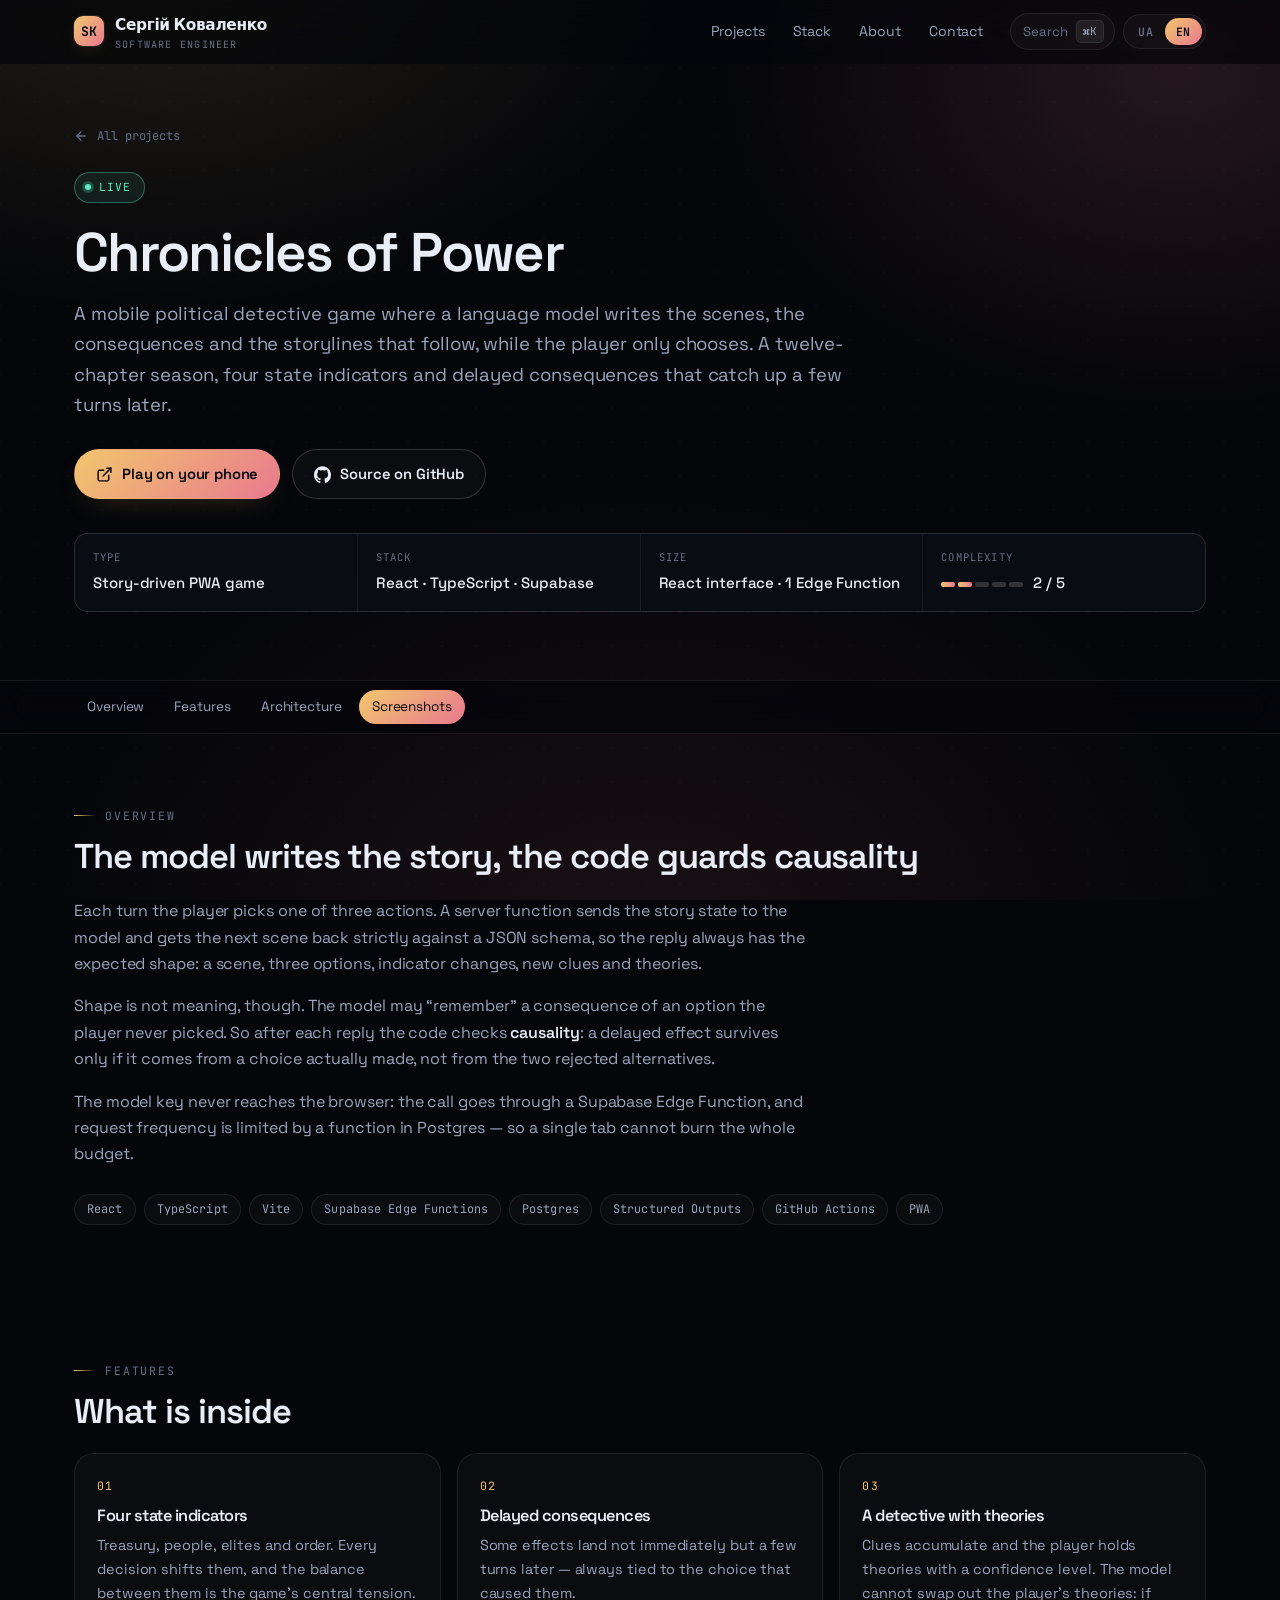
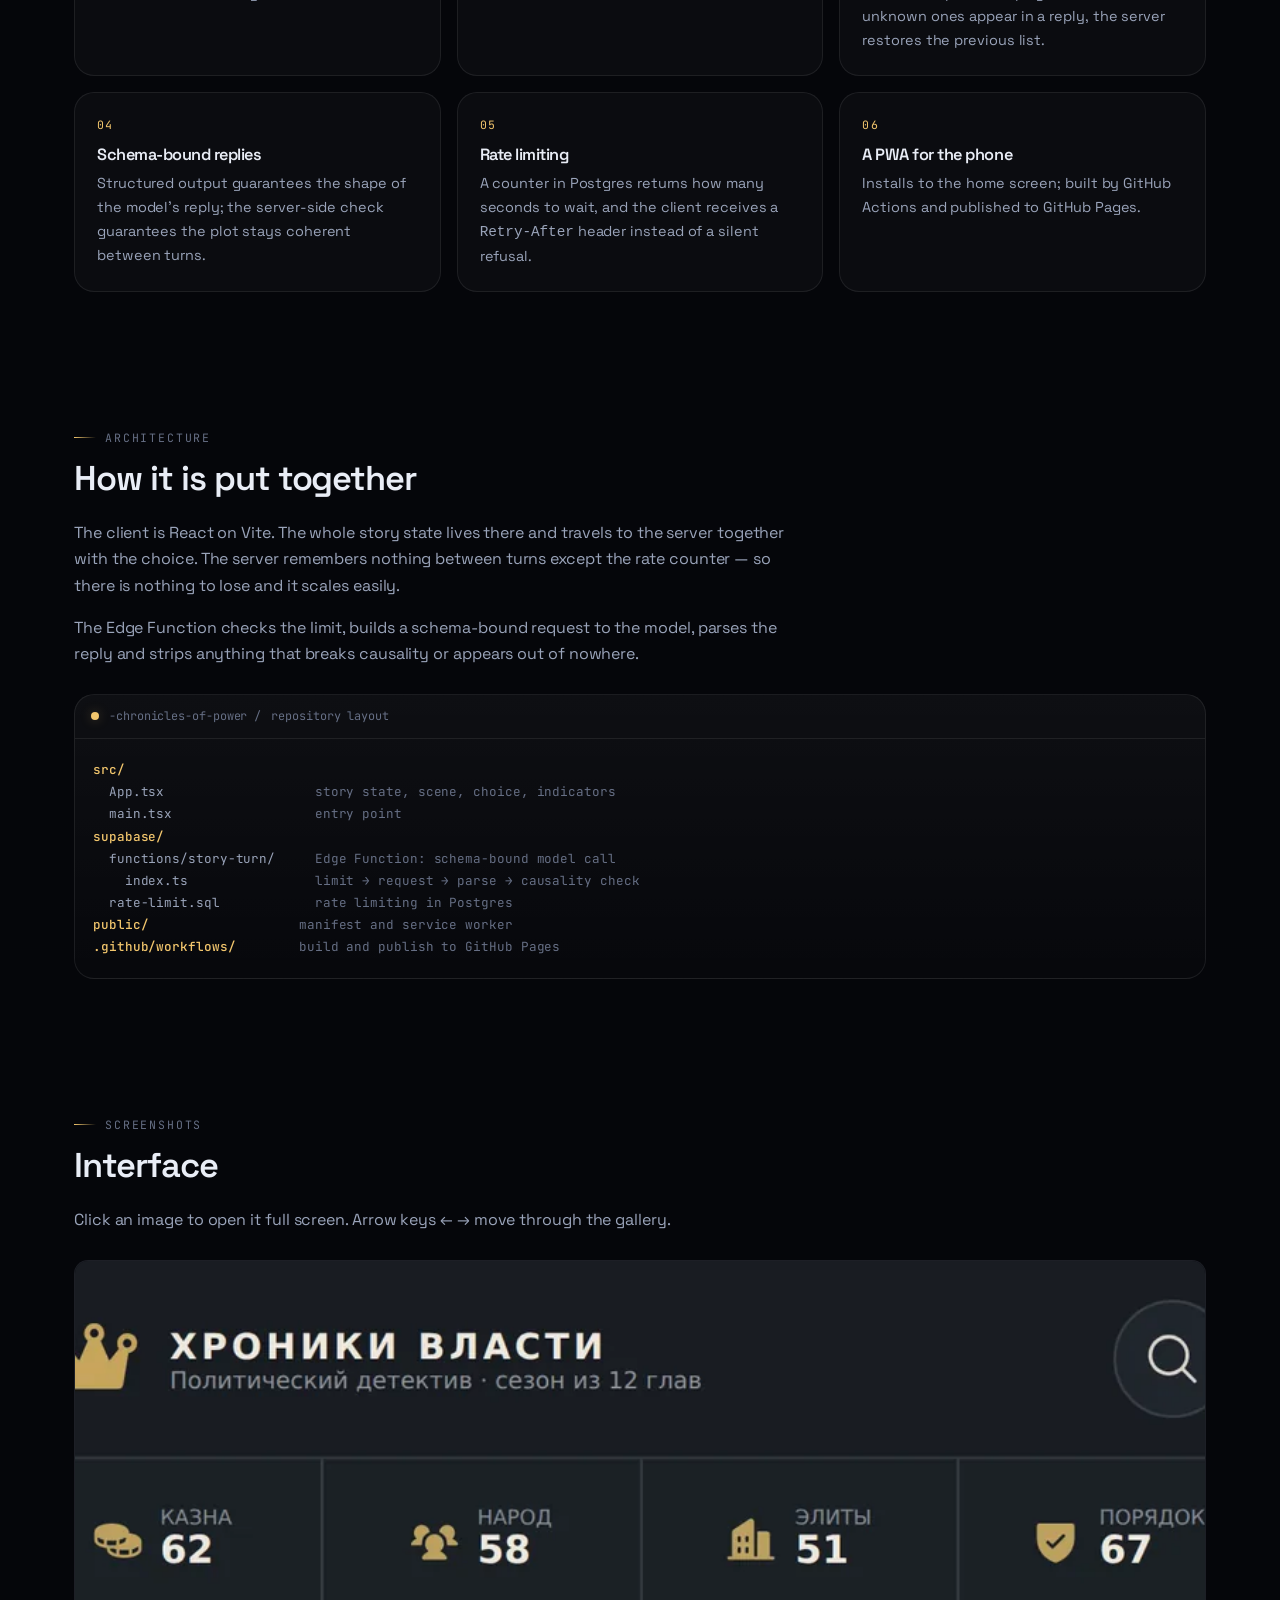
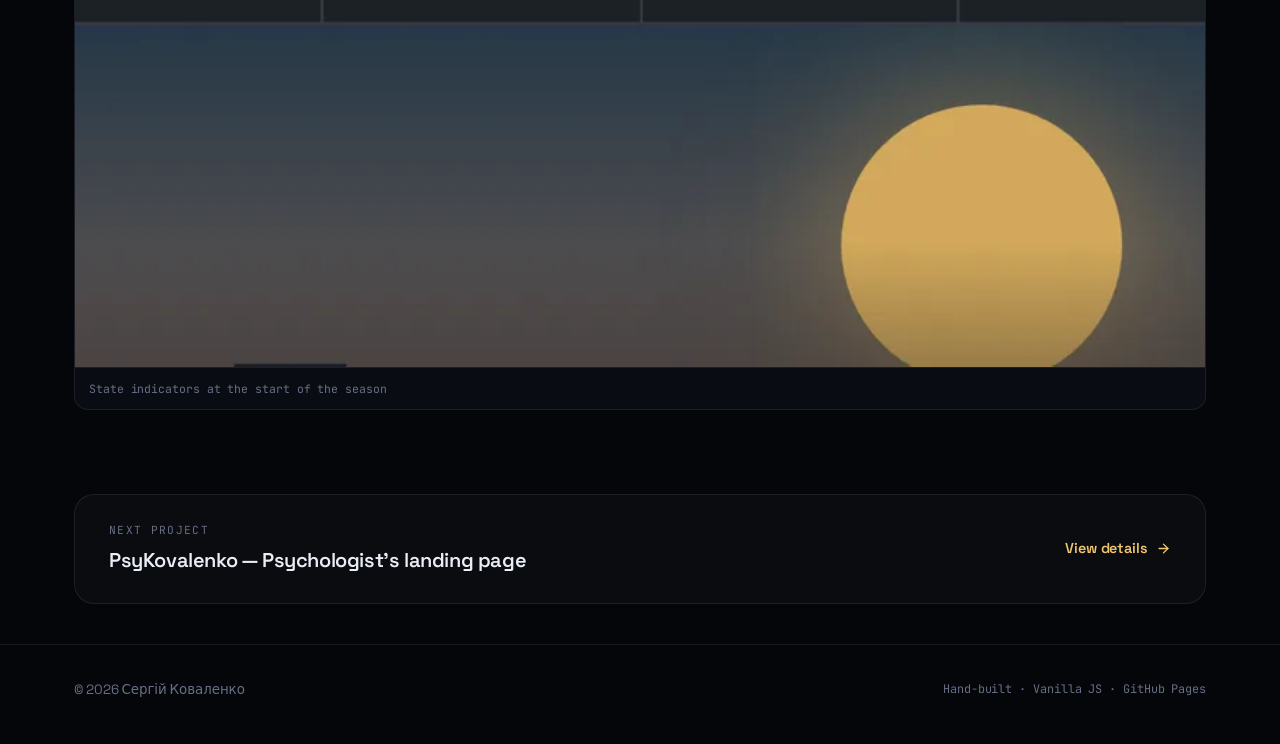
<file: chronicles.html>
<!DOCTYPE html>
<html lang="uk" data-accent="gold">
<head>
<meta charset="UTF-8">
<meta name="viewport" content="width=device-width, initial-scale=1">
<title>Хроніки влади — сюжетна гра на мовній моделі | Сергій Коваленко</title>
<meta name="description" content="Мобільний політичний детектив: сцени й наслідки пише мовна модель, а код стежить за причинністю. React, TypeScript, Supabase Edge Functions, Structured Outputs.">
<meta name="color-scheme" content="dark">
<meta name="theme-color" content="#05060a">
<meta property="og:type" content="article">
<meta property="og:title" content="Хроніки влади — сюжетна гра на мовній моделі">
<meta property="og:description" content="Модель пише сюжет, сервер перевіряє причинність. Чотири показники держави й відкладені наслідки.">
<link rel="icon" href="assets/favicon.svg" type="image/svg+xml">
<link rel="preconnect" href="https://fonts.googleapis.com">
<link rel="preconnect" href="https://fonts.gstatic.com" crossorigin>
<link rel="stylesheet" href="https://fonts.googleapis.com/css2?family=Space+Grotesk:wght@400;500;600;700&family=JetBrains+Mono:wght@400;500&display=swap">
<link rel="stylesheet" href="assets/css/main.css?v=20261008b">
</head>
<body>

<a class="skip" href="#main" data-i18n="common.skip">Перейти до вмісту</a>

<div class="bg-layer" aria-hidden="true"></div>
<canvas id="bg-grid" aria-hidden="true"></canvas>

<svg width="0" height="0" style="position:absolute" aria-hidden="true">
  <symbol id="i-github" viewBox="0 0 24 24" fill="currentColor"><path d="M12 .5C5.4.5 0 5.9 0 12.6c0 5.3 3.4 9.8 8.2 11.4.6.1.8-.3.8-.6v-2.2c-3.3.7-4-1.6-4-1.6-.6-1.4-1.4-1.8-1.4-1.8-1.1-.8.1-.8.1-.8 1.2.1 1.9 1.3 1.9 1.3 1.1 1.9 2.9 1.4 3.6 1 .1-.8.4-1.4.8-1.7-2.7-.3-5.5-1.4-5.5-6 0-1.3.5-2.4 1.2-3.2-.1-.3-.5-1.5.1-3.2 0 0 1-.3 3.3 1.2a11.5 11.5 0 0 1 6 0C17.6 4.9 18.6 5.2 18.6 5.2c.7 1.7.2 2.9.1 3.2.8.8 1.2 1.9 1.2 3.2 0 4.6-2.8 5.7-5.5 6 .4.4.8 1.1.8 2.3v3.4c0 .3.2.7.8.6A12.1 12.1 0 0 0 24 12.6C24 5.9 18.6.5 12 .5z"/></symbol>
  <symbol id="i-ext" viewBox="0 0 24 24" fill="none" stroke="currentColor" stroke-width="2" stroke-linecap="round" stroke-linejoin="round"><path d="M18 13v6a2 2 0 0 1-2 2H5a2 2 0 0 1-2-2V8a2 2 0 0 1 2-2h6"/><polyline points="15 3 21 3 21 9"/><line x1="10" y1="14" x2="21" y2="3"/></symbol>
  <symbol id="i-arrow" viewBox="0 0 24 24" fill="none" stroke="currentColor" stroke-width="2.2" stroke-linecap="round" stroke-linejoin="round"><line x1="5" y1="12" x2="19" y2="12"/><polyline points="12 5 19 12 12 19"/></symbol>
  <symbol id="i-back" viewBox="0 0 24 24" fill="none" stroke="currentColor" stroke-width="2.2" stroke-linecap="round" stroke-linejoin="round"><line x1="19" y1="12" x2="5" y2="12"/><polyline points="12 19 5 12 12 5"/></symbol>
  <symbol id="i-close" viewBox="0 0 24 24" fill="none" stroke="currentColor" stroke-width="2.2" stroke-linecap="round"><line x1="18" y1="6" x2="6" y2="18"/><line x1="6" y1="6" x2="18" y2="18"/></symbol>
  <symbol id="i-chev-l" viewBox="0 0 24 24" fill="none" stroke="currentColor" stroke-width="2.2" stroke-linecap="round" stroke-linejoin="round"><polyline points="15 18 9 12 15 6"/></symbol>
  <symbol id="i-chev-r" viewBox="0 0 24 24" fill="none" stroke="currentColor" stroke-width="2.2" stroke-linecap="round" stroke-linejoin="round"><polyline points="9 18 15 12 9 6"/></symbol>
</svg>

<header class="nav" id="nav">
  <div class="shell nav-in">
    <a class="brand" href="index.html">
      <span class="brand-mark">SK</span>
      <span class="brand-txt">Сергій Коваленко<small data-i18n="common.role">Software Engineer</small></span>
    </a>
    <nav class="nav-links" aria-label="Основна навігація">
      <a href="index.html#projects" data-i18n="nav.projects">Проєкти</a>
      <a href="index.html#stack" data-i18n="nav.stack">Стек</a>
      <a href="index.html#about" data-i18n="nav.about">Про мене</a>
      <a href="index.html#contact" data-i18n="nav.contact">Контакти</a>
    </nav>
    <div class="nav-tools">
      <button class="kbd-btn" data-cmdk-open type="button" aria-haspopup="dialog">
        <span data-i18n="nav.search">Пошук</span><kbd>⌘K</kbd>
      </button>
      <div class="lang" role="group" aria-label="Мова / Language">
        <button type="button" data-lang="uk" aria-pressed="true">UA</button>
        <button type="button" data-lang="en" aria-pressed="false">EN</button>
      </div>
    </div>
  </div>
  <div class="scroll-bar" id="scroll-bar" aria-hidden="true"></div>
</header>

<main id="main">

  <section class="p-hero shell">
    <a class="crumb" href="index.html#projects">
      <svg><use href="#i-back"></use></svg>
      <span data-i18n="common.back">Усі проєкти</span>
    </a>

    <span class="status status-live" data-i18n="common.live">Працює</span>
    <h1 class="p-title"><span data-i18n="proj.cop.name">Хроніки влади</span></h1>
    <p class="p-tag" data-i18n="cop.tag">Мобільний політичний детектив, у якому сцени, наслідки й наступні сюжетні лінії пише мовна модель, а гравець лише обирає. Сезон на дванадцять глав, чотири показники держави й відкладені наслідки рішень, що наздоганяють через кілька ходів.</p>

    <div class="p-cta">
      <a class="btn btn-primary" href="https://kovalenkoserhii2107-maker.github.io/-chronicles-of-power/" target="_blank" rel="noopener">
        <svg><use href="#i-ext"></use></svg>
        <span data-i18n="cop.cta">Грати на телефоні</span>
      </a>
      <a class="btn btn-ghost" href="https://github.com/kovalenkoserhii2107-maker/-chronicles-of-power" target="_blank" rel="noopener">
        <svg><use href="#i-github"></use></svg>
        <span data-i18n="common.source">Код на GitHub</span>
      </a>
    </div>

    <dl class="meta-grid" data-reveal>
      <div><dt data-i18n="common.m.type">Тип</dt><dd data-i18n="cop.m.type">Сюжетна PWA-гра</dd></div>
      <div><dt data-i18n="common.m.stack">Стек</dt><dd>React · TypeScript · Supabase</dd></div>
      <div><dt data-i18n="common.m.scale">Обсяг</dt><dd data-i18n="cop.m.scale">React-інтерфейс · 1 Edge Function</dd></div>
      <div><dt data-i18n="common.m.cx">Складність</dt><dd><span class="cx" aria-hidden="true"><i class="on"></i><i class="on"></i><i></i><i></i><i></i></span> 2 / 5</dd></div>
    </dl>
  </section>

  <nav class="subnav" aria-label="Розділи сторінки">
    <div class="shell">
      <ul>
        <li><a href="#overview" data-i18n="common.s.overview">Огляд</a></li>
        <li><a href="#features" data-i18n="common.s.features">Можливості</a></li>
        <li><a href="#arch" data-i18n="common.s.arch">Архітектура</a></li>
        <li><a href="#shots" data-i18n="common.s.shots">Скріншоти</a></li>
      </ul>
    </div>
  </nav>

  <section class="block" id="overview">
    <div class="shell">
      <span class="eyebrow" data-i18n="common.s.overview">Огляд</span>
      <h2 data-i18n="cop.o.h">Модель пише сюжет, код стежить за причинністю</h2>
      <div class="prose" data-reveal>
        <p data-i18n="cop.o.p1">Кожен хід гравець обирає одну з трьох дій. Серверна функція надсилає моделі стан історії й отримує наступну сцену строго за JSON-схемою, тож відповідь завжди має очікувану форму: сцена, три варіанти, зміни показників, нові зачіпки й теорії.</p>
        <p data-i18n="cop.o.p2">Але форма — ще не сенс. Модель може «запам’ятати» наслідок від варіанта, якого гравець не обирав. Тому після відповіді код перевіряє <strong>причинність</strong>: відкладений ефект виживає лише тоді, коли походить від реально зробленого вибору, а не від двох відкинутих альтернатив.</p>
        <p data-i18n="cop.o.p3">Ключ до моделі ніколи не потрапляє в браузер: виклик іде через Supabase Edge Function, а частоту запитів обмежує функція в Postgres — щоб одна вкладка не могла спалити весь бюджет.</p>
      </div>
      <div class="chip-row" style="margin-top:26px">
        <span class="chip">React</span>
        <span class="chip">TypeScript</span>
        <span class="chip">Vite</span>
        <span class="chip">Supabase Edge Functions</span>
        <span class="chip">Postgres</span>
        <span class="chip">Structured Outputs</span>
        <span class="chip">GitHub Actions</span>
        <span class="chip">PWA</span>
      </div>
    </div>
  </section>

  <section class="block" id="features">
    <div class="shell">
      <span class="eyebrow" data-i18n="common.s.features">Механіки</span>
      <h2 data-i18n="cop.f.h">Що всередині</h2>
      <div class="feat">
        <article class="card feat-item" data-reveal>
          <span class="feat-num">01</span>
          <h3 data-i18n="cop.f1.t">Чотири показники держави</h3>
          <p data-i18n="cop.f1.p">Скарбниця, народ, еліти й порядок. Кожне рішення зсуває їх, і баланс між ними — головне напруження гри.</p>
        </article>
        <article class="card feat-item" data-reveal style="--d:70ms">
          <span class="feat-num">02</span>
          <h3 data-i18n="cop.f2.t">Відкладені наслідки</h3>
          <p data-i18n="cop.f2.p">Частина ефектів спрацьовує не одразу, а через кілька ходів — і завжди з прив’язкою до вибору, що їх породив.</p>
        </article>
        <article class="card feat-item" data-reveal style="--d:140ms">
          <span class="feat-num">03</span>
          <h3 data-i18n="cop.f3.t">Детектив із теоріями</h3>
          <p data-i18n="cop.f3.p">Зачіпки накопичуються, гравець тримає теорії з рівнем упевненості. Модель не може підмінити теорії гравця: якщо у відповіді з’являються невідомі, сервер повертає попередній список.</p>
        </article>
        <article class="card feat-item" data-reveal style="--d:210ms">
          <span class="feat-num">04</span>
          <h3 data-i18n="cop.f4.t">Відповідь за схемою</h3>
          <p data-i18n="cop.f4.p">Structured output гарантує форму відповіді моделі, а серверна перевірка — зв’язність сюжету між ходами.</p>
        </article>
        <article class="card feat-item" data-reveal style="--d:280ms">
          <span class="feat-num">05</span>
          <h3 data-i18n="cop.f5.t">Обмеження частоти</h3>
          <p data-i18n="cop.f5.p">Лічильник у Postgres повертає, скільки секунд чекати, і клієнт отримує заголовок <code>Retry-After</code> замість мовчазної відмови.</p>
        </article>
        <article class="card feat-item" data-reveal style="--d:350ms">
          <span class="feat-num">06</span>
          <h3 data-i18n="cop.f6.t">PWA для телефона</h3>
          <p data-i18n="cop.f6.p">Ставиться на домашній екран; збирається GitHub Actions і публікується в GitHub Pages.</p>
        </article>
      </div>
    </div>
  </section>

  <section class="block" id="arch">
    <div class="shell">
      <span class="eyebrow" data-i18n="common.s.arch">Архітектура</span>
      <h2 data-i18n="cop.a.h">Як це влаштовано</h2>
      <div class="prose" style="margin-bottom:26px" data-reveal>
        <p data-i18n="cop.a.p1">Клієнт — React на Vite. Увесь стан історії живе в ньому й їде на сервер разом із вибором. Сервер нічого не пам’ятає між ходами, крім лічильника частоти, — тому його нема чого втрачати й легко масштабувати.</p>
        <p data-i18n="cop.a.p2">Edge Function перевіряє ліміт, збирає запит до моделі з JSON-схемою, розбирає відповідь і відсікає все, що порушує причинність або з’являється нізвідки.</p>
      </div>
      <div class="code-panel" data-reveal>
        <div class="code-head">-chronicles-of-power / <span data-i18n="cop.a.tree">структура репозиторію</span></div>
<pre data-i18n="cop.a.pre"><b>src/</b>
  App.tsx                   <i>стан історії, сцена, вибір, показники</i>
  main.tsx                  <i>точка входу</i>
<b>supabase/</b>
  functions/story-turn/     <i>Edge Function: виклик моделі за JSON-схемою</i>
    index.ts                <i>ліміт → запит → розбір → перевірка причинності</i>
  rate-limit.sql            <i>обмеження частоти в Postgres</i>
<b>public/</b>                   <i>маніфест і service worker</i>
<b>.github/workflows/</b>        <i>збірка й публікація в GitHub Pages</i></pre>
      </div>
    </div>
  </section>

  <section class="block" id="shots">
    <div class="shell">
      <span class="eyebrow" data-i18n="common.s.shots">Скріншоти</span>
      <h2 data-i18n="common.shots.h">Інтерфейс</h2>
      <p class="prose" style="margin-bottom:26px" data-i18n="common.shots.hint">Натисніть на зображення, щоб відкрити його на весь екран. Стрілки ← → гортають галерею.</p>
      <div class="gal" data-reveal>
        <figure>
          <img src="assets/screens/chronicles-start.webp" alt="Шапка гри з показниками держави: скарбниця, народ, еліти, порядок" loading="lazy" width="900" height="500">
          <figcaption data-i18n="cop.g1">Показники держави на старті сезону</figcaption>
        </figure>
      </div>
    </div>
  </section>

  <div class="shell">
    <a class="card next-strip stretch" href="psy.html" data-reveal>
      <span>
        <small data-i18n="common.next">Наступний проєкт</small>
        <strong>PsyKovalenko — <span data-i18n="proj.psy.kick">Лендинг психологині</span></strong>
      </span>
      <span class="link-arrow"><span data-i18n="common.more">Детальніше</span> <svg><use href="#i-arrow"></use></svg></span>
    </a>
  </div>

</main>


<footer class="foot">
  <div class="shell foot-in">
    <span>© <span id="year">2026</span> Сергій Коваленко</span>
    <span class="foot-meta" data-i18n="foot.meta">Зроблено вручну · Vanilla JS · GitHub Pages</span>
  </div>
</footer>

<div class="cmdk" id="cmdk" role="dialog" aria-modal="true" aria-label="Навігація">
  <div class="cmdk-box">
    <input class="cmdk-input" id="cmdk-input" type="text" autocomplete="off" spellcheck="false" placeholder="Куди йдемо?" data-i18n-attr="placeholder:cmd.ph">
    <ul class="cmdk-list" id="cmdk-list" role="listbox"></ul>
    <div class="cmdk-foot">
      <span>↑↓ <span data-i18n="cmd.nav">навігація</span></span>
      <span>↵ <span data-i18n="cmd.open">відкрити</span></span>
      <span>esc <span data-i18n="cmd.close">закрити</span></span>
    </div>
  </div>
</div>

<script src="assets/js/i18n.js?v=20261011a"></script>
<script src="assets/js/app.js?v=20261008c"></script>
</body>
</html>
</file>
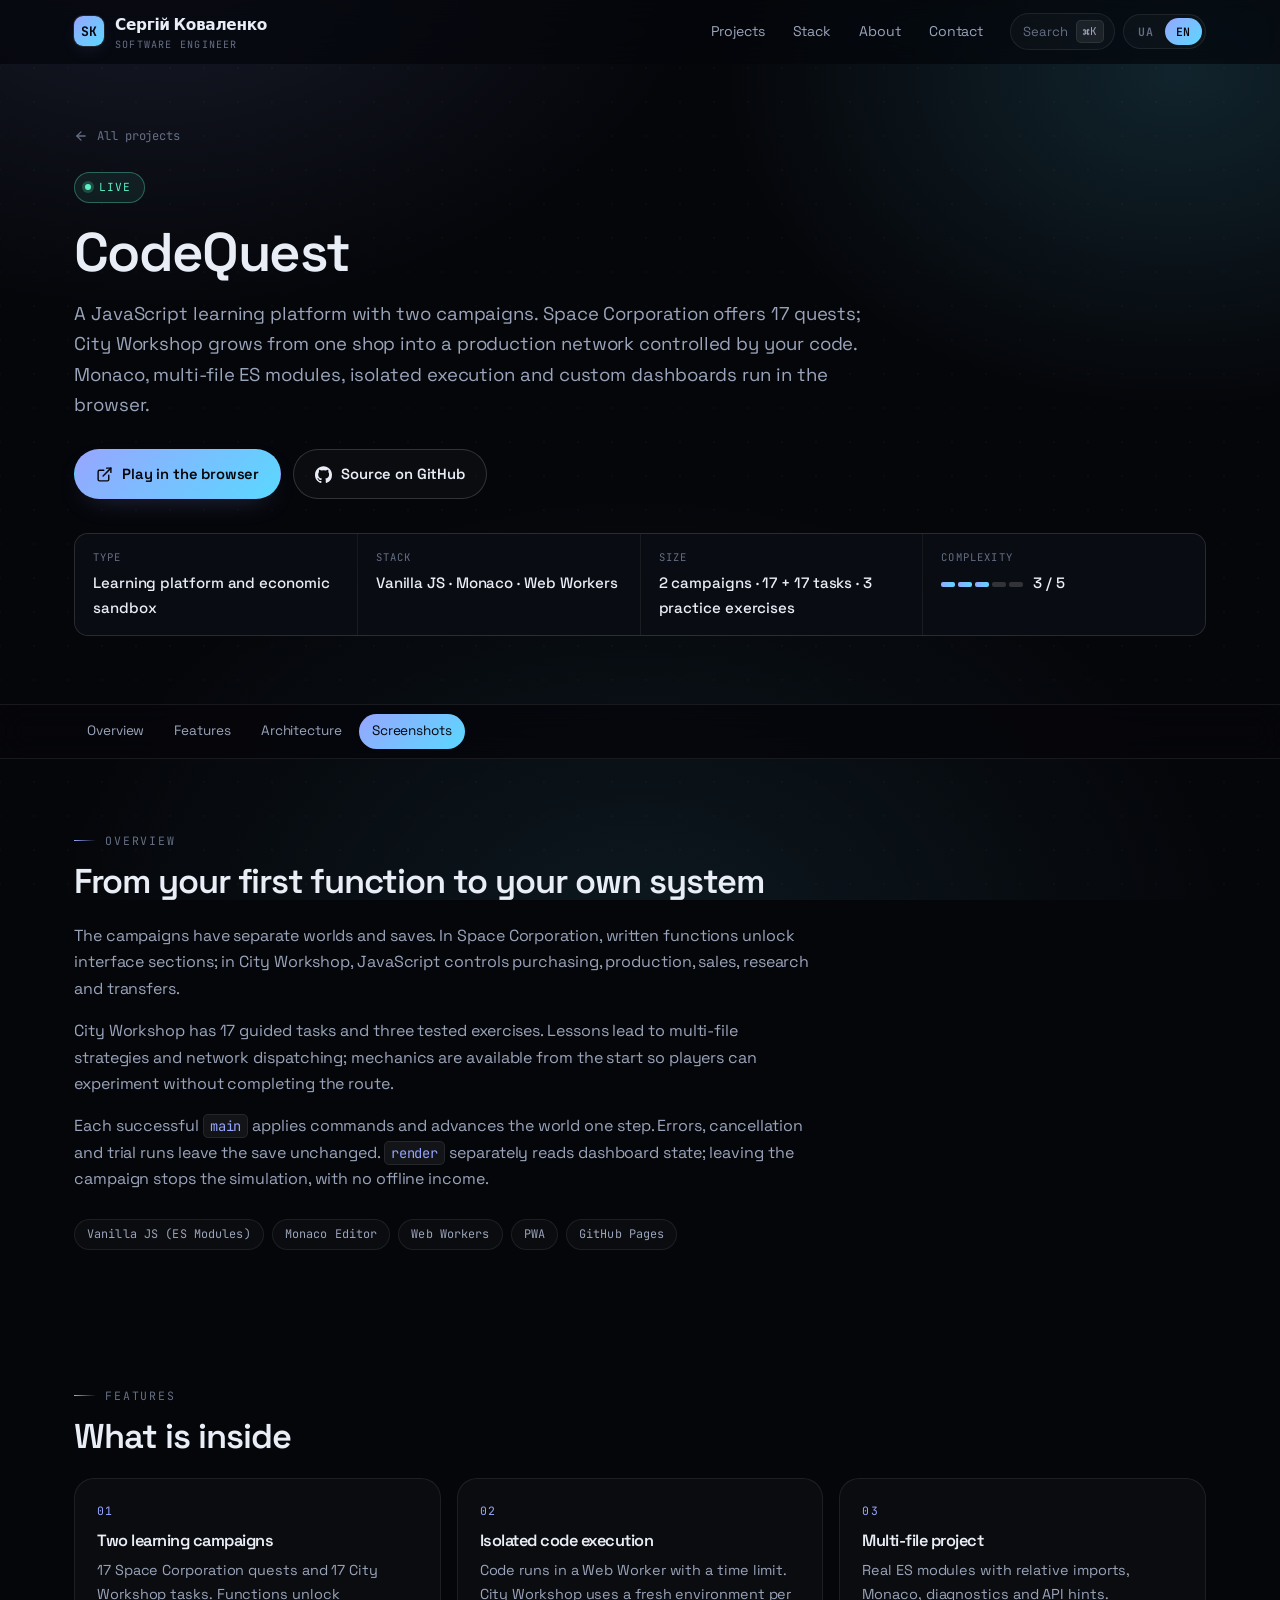
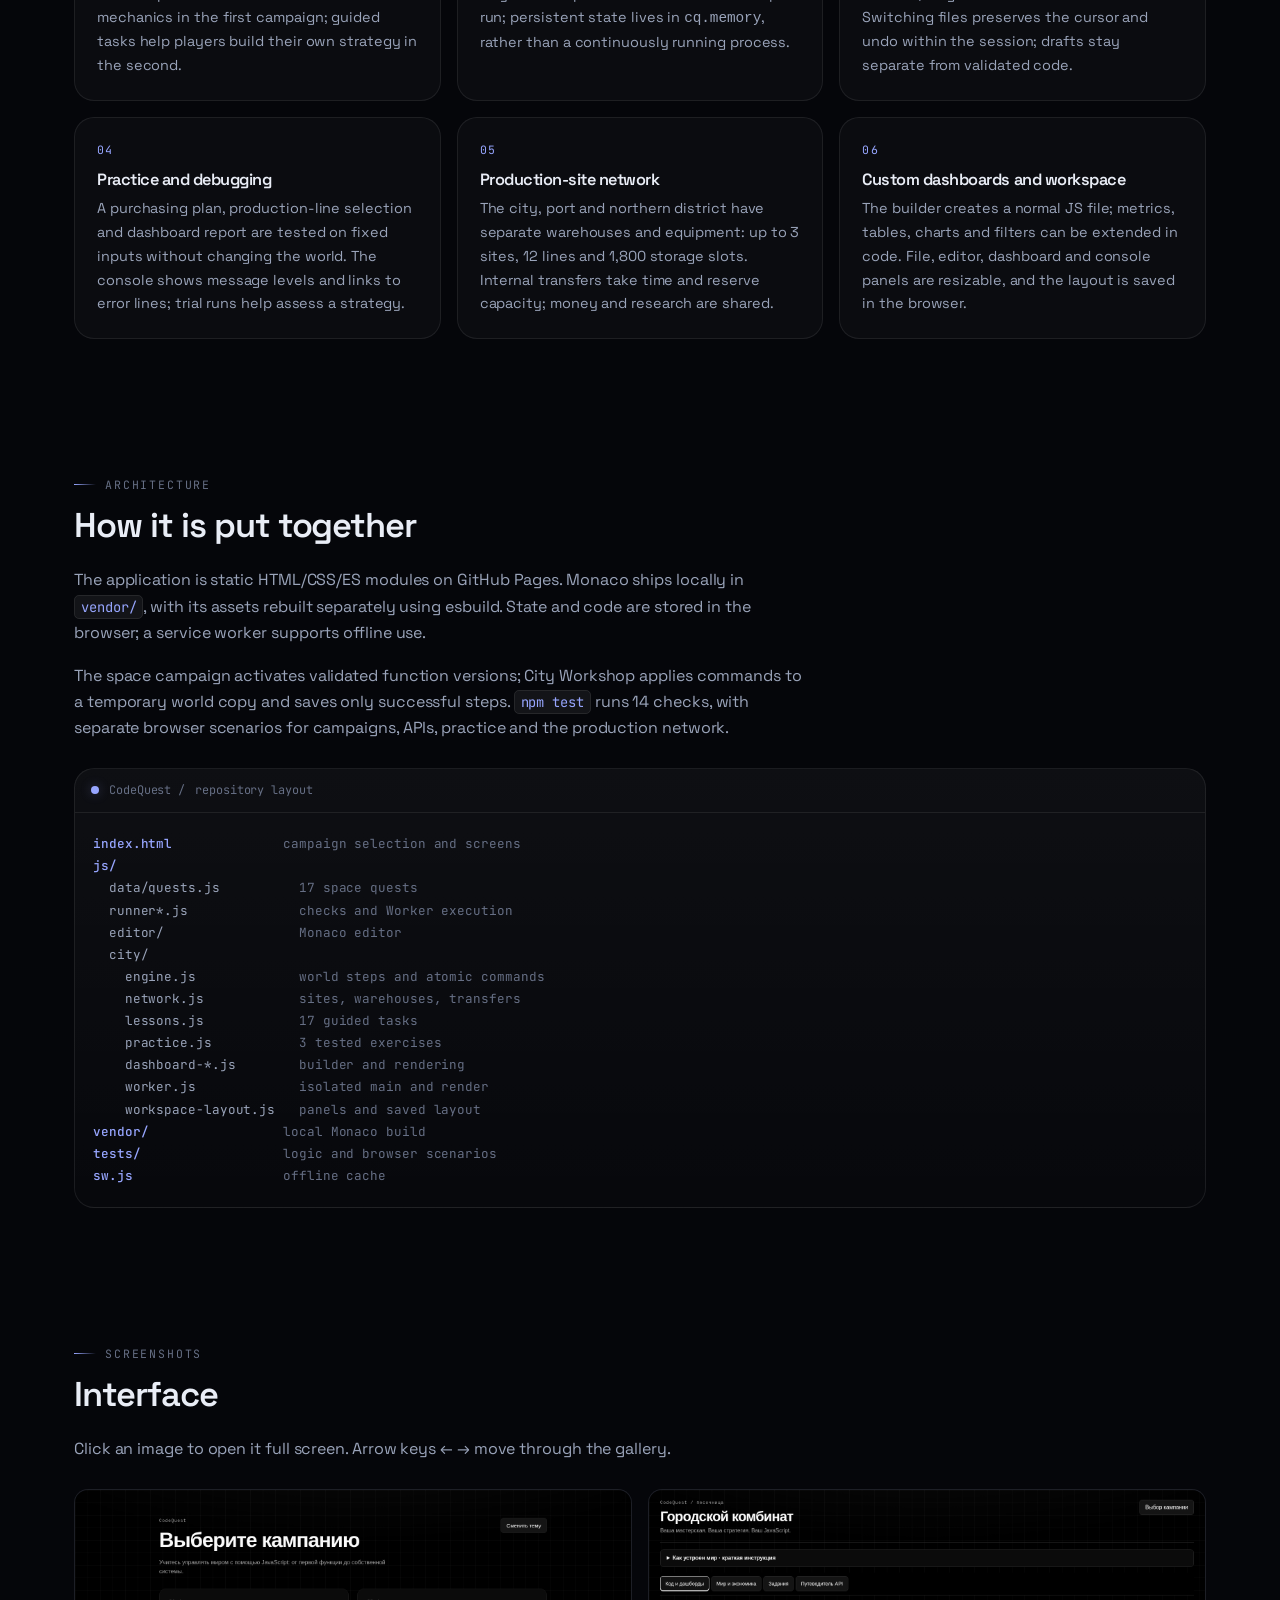
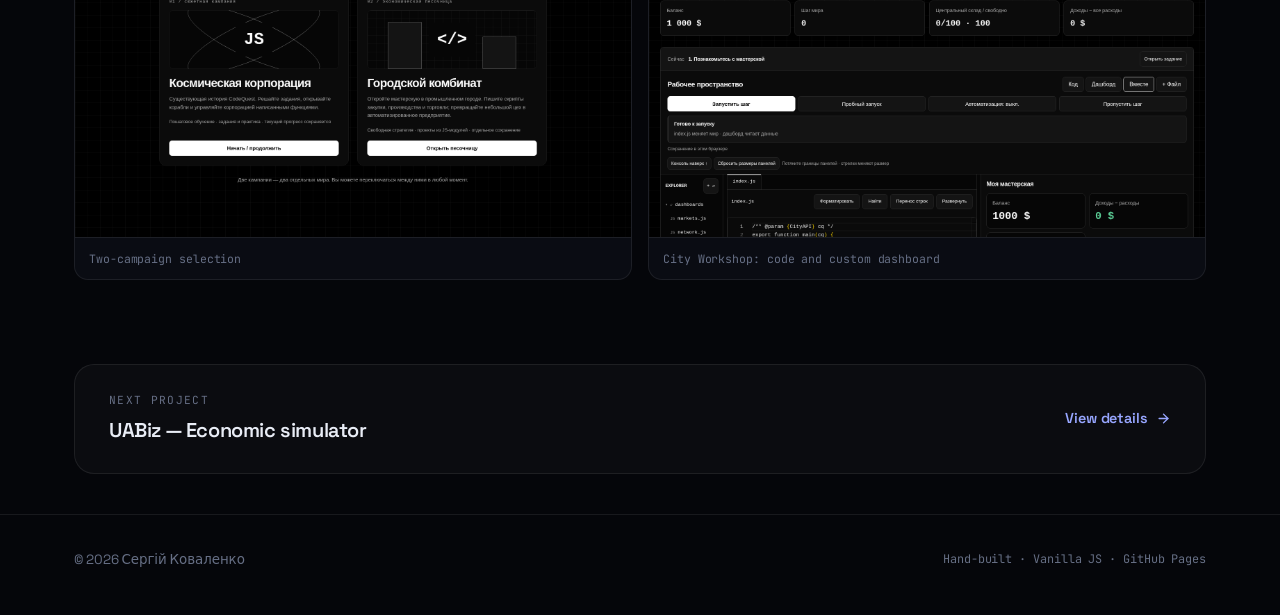
<file: codequest.html>
<!DOCTYPE html>
<html lang="uk" data-accent="indigo">
<head>
<meta charset="UTF-8">
<meta name="viewport" content="width=device-width, initial-scale=1">
<title>CodeQuest — навчальна платформа JavaScript | Сергій Коваленко</title>
<meta name="description" content="Дві кампанії CodeQuest: космічна корпорація та міський комбінат. JavaScript, багатофайлові проєкти, виробнича мережа, Web Workers і власні дашборди.">
<meta name="color-scheme" content="dark">
<meta name="theme-color" content="#05060a">
<meta property="og:type" content="article">
<meta property="og:title" content="CodeQuest — корпорація на вашому коді">
<meta property="og:description" content="Дві кампанії CodeQuest: космічна корпорація та міський комбінат. JavaScript, багатофайлові проєкти, виробнича мережа, Web Workers і власні дашборди.">
<link rel="icon" href="assets/favicon.svg" type="image/svg+xml">
<link rel="preconnect" href="https://fonts.googleapis.com">
<link rel="preconnect" href="https://fonts.gstatic.com" crossorigin>
<link rel="stylesheet" href="https://fonts.googleapis.com/css2?family=Space+Grotesk:wght@400;500;600;700&family=JetBrains+Mono:wght@400;500&display=swap">
<link rel="stylesheet" href="assets/css/main.css?v=20261008b">
</head>
<body>

<a class="skip" href="#main" data-i18n="common.skip">Перейти до вмісту</a>

<div class="bg-layer" aria-hidden="true"></div>
<canvas id="bg-grid" aria-hidden="true"></canvas>

<svg width="0" height="0" style="position:absolute" aria-hidden="true">
  <symbol id="i-github" viewBox="0 0 24 24" fill="currentColor"><path d="M12 .5C5.4.5 0 5.9 0 12.6c0 5.3 3.4 9.8 8.2 11.4.6.1.8-.3.8-.6v-2.2c-3.3.7-4-1.6-4-1.6-.6-1.4-1.4-1.8-1.4-1.8-1.1-.8.1-.8.1-.8 1.2.1 1.9 1.3 1.9 1.3 1.1 1.9 2.9 1.4 3.6 1 .1-.8.4-1.4.8-1.7-2.7-.3-5.5-1.4-5.5-6 0-1.3.5-2.4 1.2-3.2-.1-.3-.5-1.5.1-3.2 0 0 1-.3 3.3 1.2a11.5 11.5 0 0 1 6 0C17.6 4.9 18.6 5.2 18.6 5.2c.7 1.7.2 2.9.1 3.2.8.8 1.2 1.9 1.2 3.2 0 4.6-2.8 5.7-5.5 6 .4.4.8 1.1.8 2.3v3.4c0 .3.2.7.8.6A12.1 12.1 0 0 0 24 12.6C24 5.9 18.6.5 12 .5z"/></symbol>
  <symbol id="i-ext" viewBox="0 0 24 24" fill="none" stroke="currentColor" stroke-width="2" stroke-linecap="round" stroke-linejoin="round"><path d="M18 13v6a2 2 0 0 1-2 2H5a2 2 0 0 1-2-2V8a2 2 0 0 1 2-2h6"/><polyline points="15 3 21 3 21 9"/><line x1="10" y1="14" x2="21" y2="3"/></symbol>
  <symbol id="i-arrow" viewBox="0 0 24 24" fill="none" stroke="currentColor" stroke-width="2.2" stroke-linecap="round" stroke-linejoin="round"><line x1="5" y1="12" x2="19" y2="12"/><polyline points="12 5 19 12 12 19"/></symbol>
  <symbol id="i-back" viewBox="0 0 24 24" fill="none" stroke="currentColor" stroke-width="2.2" stroke-linecap="round" stroke-linejoin="round"><line x1="19" y1="12" x2="5" y2="12"/><polyline points="12 19 5 12 12 5"/></symbol>
  <symbol id="i-close" viewBox="0 0 24 24" fill="none" stroke="currentColor" stroke-width="2.2" stroke-linecap="round"><line x1="18" y1="6" x2="6" y2="18"/><line x1="6" y1="6" x2="18" y2="18"/></symbol>
  <symbol id="i-chev-l" viewBox="0 0 24 24" fill="none" stroke="currentColor" stroke-width="2.2" stroke-linecap="round" stroke-linejoin="round"><polyline points="15 18 9 12 15 6"/></symbol>
  <symbol id="i-chev-r" viewBox="0 0 24 24" fill="none" stroke="currentColor" stroke-width="2.2" stroke-linecap="round" stroke-linejoin="round"><polyline points="9 18 15 12 9 6"/></symbol>
</svg>

<header class="nav" id="nav">
  <div class="shell nav-in">
    <a class="brand" href="index.html">
      <span class="brand-mark">SK</span>
      <span class="brand-txt">Сергій Коваленко<small data-i18n="common.role">Software Engineer</small></span>
    </a>
    <nav class="nav-links" aria-label="Основна навігація">
      <a href="index.html#projects" data-i18n="nav.projects">Проєкти</a>
      <a href="index.html#stack" data-i18n="nav.stack">Стек</a>
      <a href="index.html#about" data-i18n="nav.about">Про мене</a>
      <a href="index.html#contact" data-i18n="nav.contact">Контакти</a>
    </nav>
    <div class="nav-tools">
      <button class="kbd-btn" data-cmdk-open type="button" aria-haspopup="dialog">
        <span data-i18n="nav.search">Пошук</span><kbd>⌘K</kbd>
      </button>
      <div class="lang" role="group" aria-label="Мова / Language">
        <button type="button" data-lang="uk" aria-pressed="true">UA</button>
        <button type="button" data-lang="en" aria-pressed="false">EN</button>
      </div>
    </div>
  </div>
  <div class="scroll-bar" id="scroll-bar" aria-hidden="true"></div>
</header>

<main id="main">

  <section class="p-hero shell">
    <a class="crumb" href="index.html#projects">
      <svg><use href="#i-back"></use></svg>
      <span data-i18n="common.back">Усі проєкти</span>
    </a>

    <span class="status status-live" data-i18n="common.live">Працює</span>
    <h1 class="p-title">CodeQuest</h1>
    <p class="p-tag" data-i18n="cq.tag">Навчальна платформа JavaScript із двома кампаніями. «Космічна корпорація» веде через 17 завдань, а «Міський комбінат» — від майстерні до мережі виробництв, керованої вашим кодом. Monaco, багатофайлові ES-модулі, ізольоване виконання й власні дашборди працюють у браузері.</p>

    <div class="p-cta">
      <a class="btn btn-primary" href="https://kovalenkoserhii2107-maker.github.io/CodeQuest/" target="_blank" rel="noopener">
        <svg><use href="#i-ext"></use></svg>
        <span data-i18n="cq.cta">Грати в браузері</span>
      </a>
      <a class="btn btn-ghost" href="https://github.com/kovalenkoserhii2107-maker/CodeQuest" target="_blank" rel="noopener">
        <svg><use href="#i-github"></use></svg>
        <span data-i18n="common.source">Код на GitHub</span>
      </a>
    </div>

    <dl class="meta-grid" data-reveal>
      <div><dt data-i18n="common.m.type">Тип</dt><dd data-i18n="cq.m.type">Навчальна платформа й економічна пісочниця</dd></div>
      <div><dt data-i18n="common.m.stack">Стек</dt><dd>Vanilla JS · Monaco · Web Workers</dd></div>
      <div><dt data-i18n="common.m.scale">Обсяг</dt><dd data-i18n="cq.m.scale">2 кампанії · 17 + 17 завдань · 3 практики</dd></div>
      <div><dt data-i18n="common.m.cx">Складність</dt><dd><span class="cx" aria-hidden="true"><i class="on"></i><i class="on"></i><i class="on"></i><i></i><i></i></span> 3 / 5</dd></div>
    </dl>
  </section>

  <nav class="subnav" aria-label="Розділи сторінки">
    <div class="shell">
      <ul>
        <li><a href="#overview" data-i18n="common.s.overview">Огляд</a></li>
        <li><a href="#features" data-i18n="common.s.features">Можливості</a></li>
        <li><a href="#arch" data-i18n="common.s.arch">Архітектура</a></li>
        <li><a href="#shots" data-i18n="common.s.shots">Скріншоти</a></li>
      </ul>
    </div>
  </nav>

  <section class="block" id="overview">
    <div class="shell">
      <span class="eyebrow" data-i18n="common.s.overview">Огляд</span>
      <h2 data-i18n="cq.o.h">Від першої функції до власної системи</h2>
      <div class="prose" data-reveal>
        <p data-i18n="cq.o.p1">Кампанії мають окремі світи й збереження. У космічній корпорації написані функції відкривають розділи інтерфейсу; у міському комбінаті JavaScript керує закупівлею, виробництвом, продажем, дослідженнями й перевезеннями.</p>
        <p data-i18n="cq.o.p2">Комбінат має 17 навчальних орієнтирів і три практики з тестами. Уроки ведуть до багатофайлової стратегії та диспетчера мережі; механіки доступні від початку, тож гравець може експериментувати без проходження маршруту.</p>
        <p data-i18n="cq.o.p3">Кожен успішний <code>main</code> застосовує команди й просуває світ на один крок. Помилка, скасування або пробний запуск не змінюють збереження. <code>render</code> читає стан для дашборда окремо; після виходу з кампанії симуляція зупиняється й офлайн-дохід не нараховується.</p>
      </div>
      <div class="chip-row" style="margin-top:26px">
        <span class="chip">Vanilla JS (ES Modules)</span>
        <span class="chip">Monaco Editor</span>
        <span class="chip">Web Workers</span>
        <span class="chip">PWA</span>
        <span class="chip">GitHub Pages</span>
      </div>
    </div>
  </section>

  <section class="block" id="features">
    <div class="shell">
      <span class="eyebrow" data-i18n="common.s.features">Можливості</span>
      <h2 data-i18n="cq.f.h">Що всередині</h2>
      <div class="feat">
        <article class="card feat-item" data-reveal>
          <span class="feat-num">01</span>
          <h3 data-i18n="cq.f1.t">Дві навчальні кампанії</h3>
          <p data-i18n="cq.f1.p">17 завдань космічної корпорації та 17 орієнтирів міського комбінату. У першій кампанії функції відкривають механіки; у другій навчання допомагає побудувати власну стратегію.</p>
        </article>
        <article class="card feat-item" data-reveal style="--d:70ms">
          <span class="feat-num">02</span>
          <h3 data-i18n="cq.f2.t">Ізольоване виконання коду</h3>
          <p data-i18n="cq.f2.p">Код виконується у Web Worker з часовим лімітом. У комбінаті кожен запуск має нове середовище; довготривалий стан зберігається в <code>cq.memory</code>, а не в постійно запущеному процесі.</p>
        </article>
        <article class="card feat-item" data-reveal style="--d:140ms">
          <span class="feat-num">03</span>
          <h3 data-i18n="cq.f3.t">Багатофайловий проєкт</h3>
          <p data-i18n="cq.f3.p">Справжні ES-модулі з відносними імпортами, редактор Monaco, діагностика й підказки API. Перемикання файлів зберігає курсор і undo в межах сеансу; чернетки відокремлені від перевіреного коду.</p>
        </article>
        <article class="card feat-item" data-reveal style="--d:210ms">
          <span class="feat-num">04</span>
          <h3 data-i18n="cq.f4.t">Практика й відлагодження</h3>
          <p data-i18n="cq.f4.p">План закупівлі, вибір виробничої лінії та звіт для дашборда перевіряються на фіксованих даних без зміни світу. Консоль показує рівні повідомлень і посилання на рядок помилки; пробний запуск допомагає оцінити стратегію.</p>
        </article>
        <article class="card feat-item" data-reveal style="--d:280ms">
          <span class="feat-num">05</span>
          <h3 data-i18n="cq.f5.t">Мережа виробничих майданчиків</h3>
          <p data-i18n="cq.f5.p">Місто, порт і північний район мають окремі склади й обладнання: до 3 майданчиків, 12 ліній і 1800 місць. Внутрішні перевезення займають час і резервують місце; гроші й дослідження спільні.</p>
        </article>
        <article class="card feat-item" data-reveal style="--d:350ms">
          <span class="feat-num">06</span>
          <h3 data-i18n="cq.f6.t">Власні дашборди й робочий простір</h3>
          <p data-i18n="cq.f6.p">Конструктор створює звичайний JS-файл: показники, таблиці, графіки й фільтри можна доробляти кодом. Панелі файлів, редактора, дашборда й консолі змінюють розмір; розкладка зберігається в браузері.</p>
        </article>
      </div>
    </div>
  </section>

  <section class="block" id="arch">
    <div class="shell">
      <span class="eyebrow" data-i18n="common.s.arch">Архітектура</span>
      <h2 data-i18n="cq.a.h">Як це влаштовано</h2>
      <div class="prose" style="margin-bottom:26px" data-reveal>
        <p data-i18n="cq.a.p1">Застосунок — статичні HTML/CSS/ES-модулі на GitHub Pages. Monaco поставляється локально у <code>vendor/</code>; його ресурси перескладаються окремо через esbuild. Стан і код зберігаються в браузері, а service worker підтримує офлайн-роботу.</p>
        <p data-i18n="cq.a.p2">Космічна кампанія активує перевірені версії функцій, а комбінат застосовує команди до тимчасової копії світу й зберігає лише успішний крок. <code>npm test</code> запускає 14 перевірок; окремі браузерні сценарії перевіряють кампанії, API, практику й виробничу мережу.</p>
      </div>
      <div class="code-panel" data-reveal>
        <div class="code-head">CodeQuest / <span data-i18n="cq.a.tree">структура репозиторію</span></div>
<pre data-i18n="cq.a.pre"><b>index.html</b>              <i>вибір кампанії та екрани</i>
<b>js/</b>
  data/quests.js          <i>17 космічних завдань</i>
  runner*.js              <i>перевірки й виконання у Worker</i>
  editor/                 <i>редактор Monaco</i>
  city/
    engine.js             <i>крок світу й атомарні команди</i>
    network.js            <i>філії, склади, перевезення</i>
    lessons.js            <i>17 навчальних орієнтирів</i>
    practice.js           <i>3 практики з тестами</i>
    dashboard-*.js        <i>конструктор і відображення</i>
    worker.js             <i>ізольований main і render</i>
    workspace-layout.js   <i>панелі й збережена розкладка</i>
<b>vendor/</b>                 <i>локальна збірка Monaco</i>
<b>tests/</b>                  <i>логіка та браузерні сценарії</i>
<b>sw.js</b>                   <i>офлайн-кеш</i></pre>
      </div>
    </div>
  </section>

  <section class="block" id="shots">
    <div class="shell">
      <span class="eyebrow" data-i18n="common.s.shots">Скріншоти</span>
      <h2 data-i18n="common.shots.h">Інтерфейс</h2>
      <p class="prose" style="margin-bottom:26px" data-i18n="common.shots.hint">Натисніть на зображення, щоб відкрити його на весь екран. Стрілки ← → гортають галерею.</p>
      <div class="gal" data-reveal>
        <figure>
          <img src="assets/screens/codequest-campaigns.png" alt="CodeQuest: вибір космічної та міської кампанії" loading="lazy" width="1600" height="1000">
          <figcaption data-i18n="cq.g3">Вибір двох кампаній</figcaption>
        </figure>
        <figure>
          <img src="assets/screens/codequest-city.png" alt="CodeQuest: багатофайловий проєкт і дашборд міського комбінату" loading="lazy" width="1600" height="1000">
          <figcaption data-i18n="cq.g4">Міський комбінат: код і власний дашборд</figcaption>
        </figure>
      </div>
    </div>
  </section>

  <div class="shell">
    <a class="card next-strip stretch" href="uabiz.html" data-reveal>
      <span>
        <small data-i18n="common.next">Наступний проєкт</small>
        <strong>UABiz — <span data-i18n="proj.uabiz.kick">Економічний симулятор</span></strong>
      </span>
      <span class="link-arrow"><span data-i18n="common.more">Детальніше</span> <svg><use href="#i-arrow"></use></svg></span>
    </a>
  </div>

</main>


<footer class="foot">
  <div class="shell foot-in">
    <span>© <span id="year">2026</span> Сергій Коваленко</span>
    <span class="foot-meta" data-i18n="foot.meta">Зроблено вручну · Vanilla JS · GitHub Pages</span>
  </div>
</footer>

<div class="cmdk" id="cmdk" role="dialog" aria-modal="true" aria-label="Навігація">
  <div class="cmdk-box">
    <input class="cmdk-input" id="cmdk-input" type="text" autocomplete="off" spellcheck="false" placeholder="Куди йдемо?" data-i18n-attr="placeholder:cmd.ph">
    <ul class="cmdk-list" id="cmdk-list" role="listbox"></ul>
    <div class="cmdk-foot">
      <span>↑↓ <span data-i18n="cmd.nav">навігація</span></span>
      <span>↵ <span data-i18n="cmd.open">відкрити</span></span>
      <span>esc <span data-i18n="cmd.close">закрити</span></span>
    </div>
  </div>
</div>

<script src="assets/js/i18n.js?v=20261011a"></script>
<script src="assets/js/app.js?v=20261008c"></script>
</body>
</html>
</file>
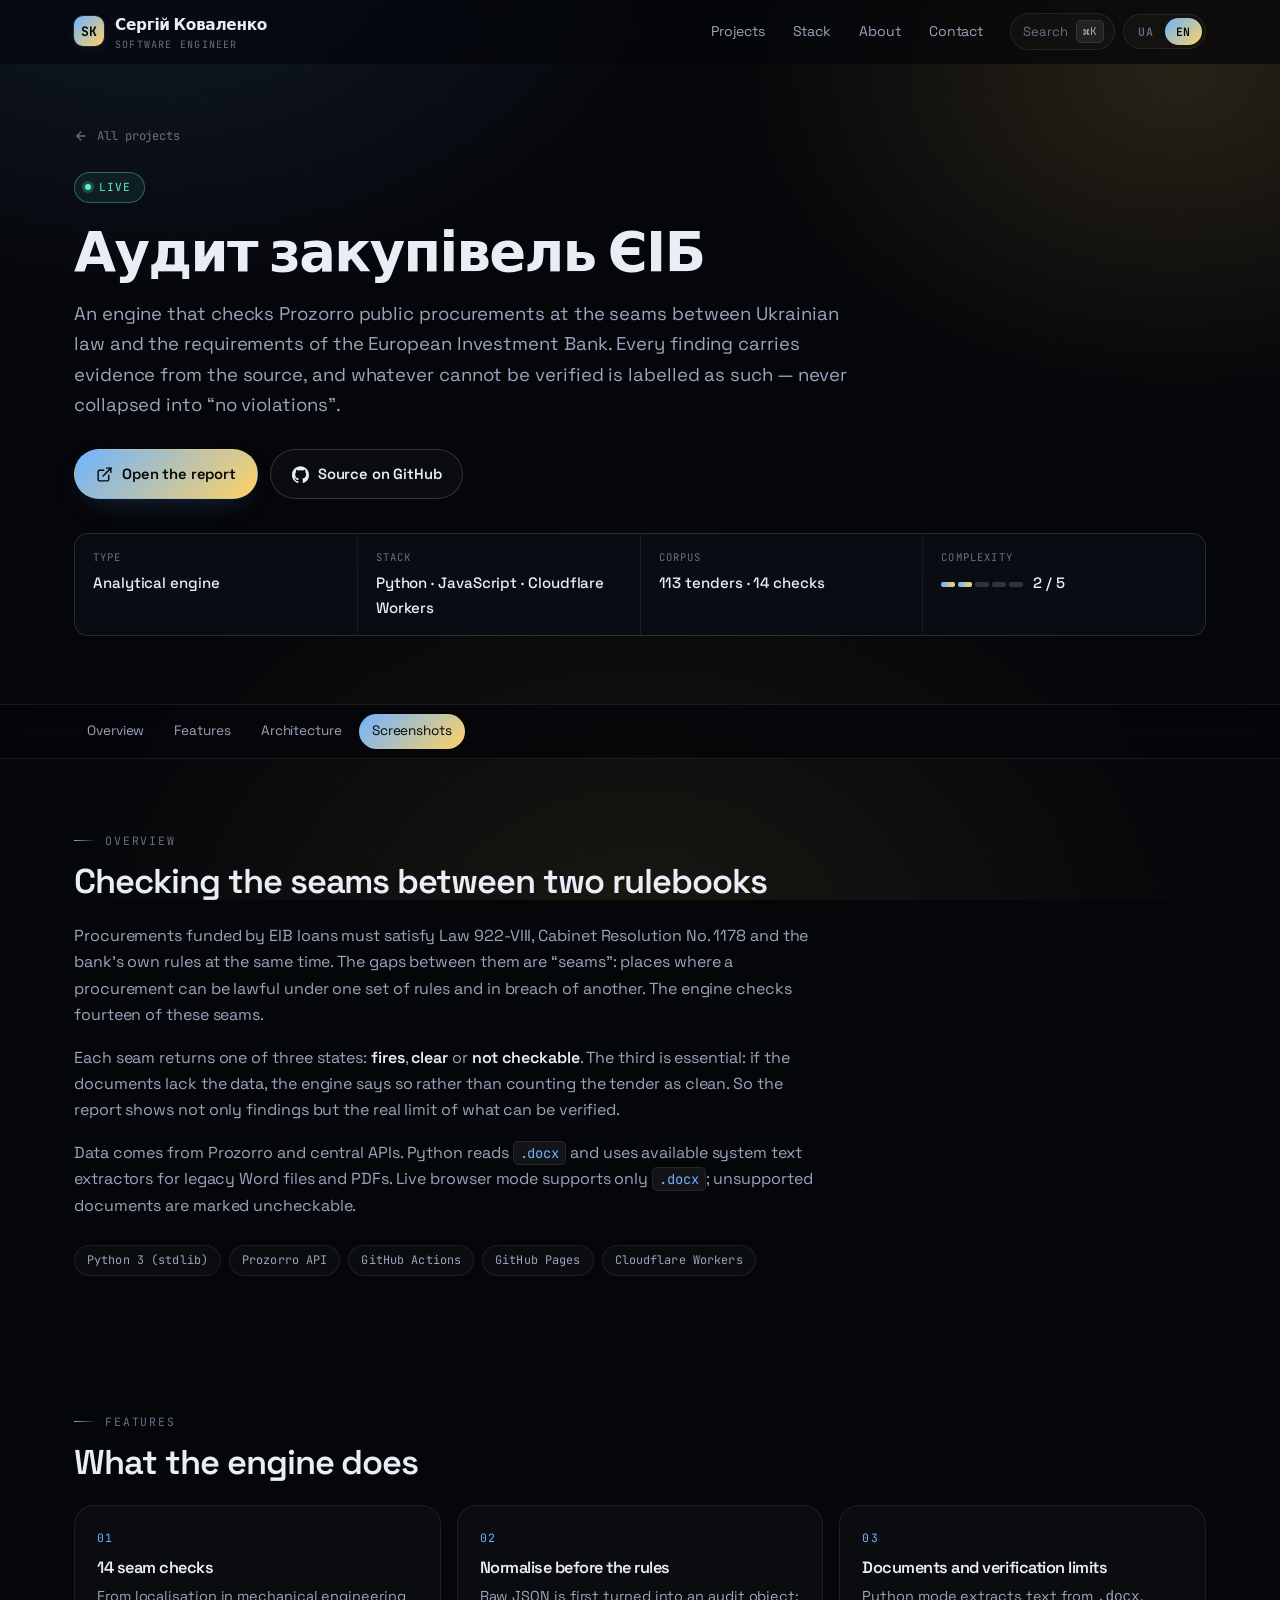
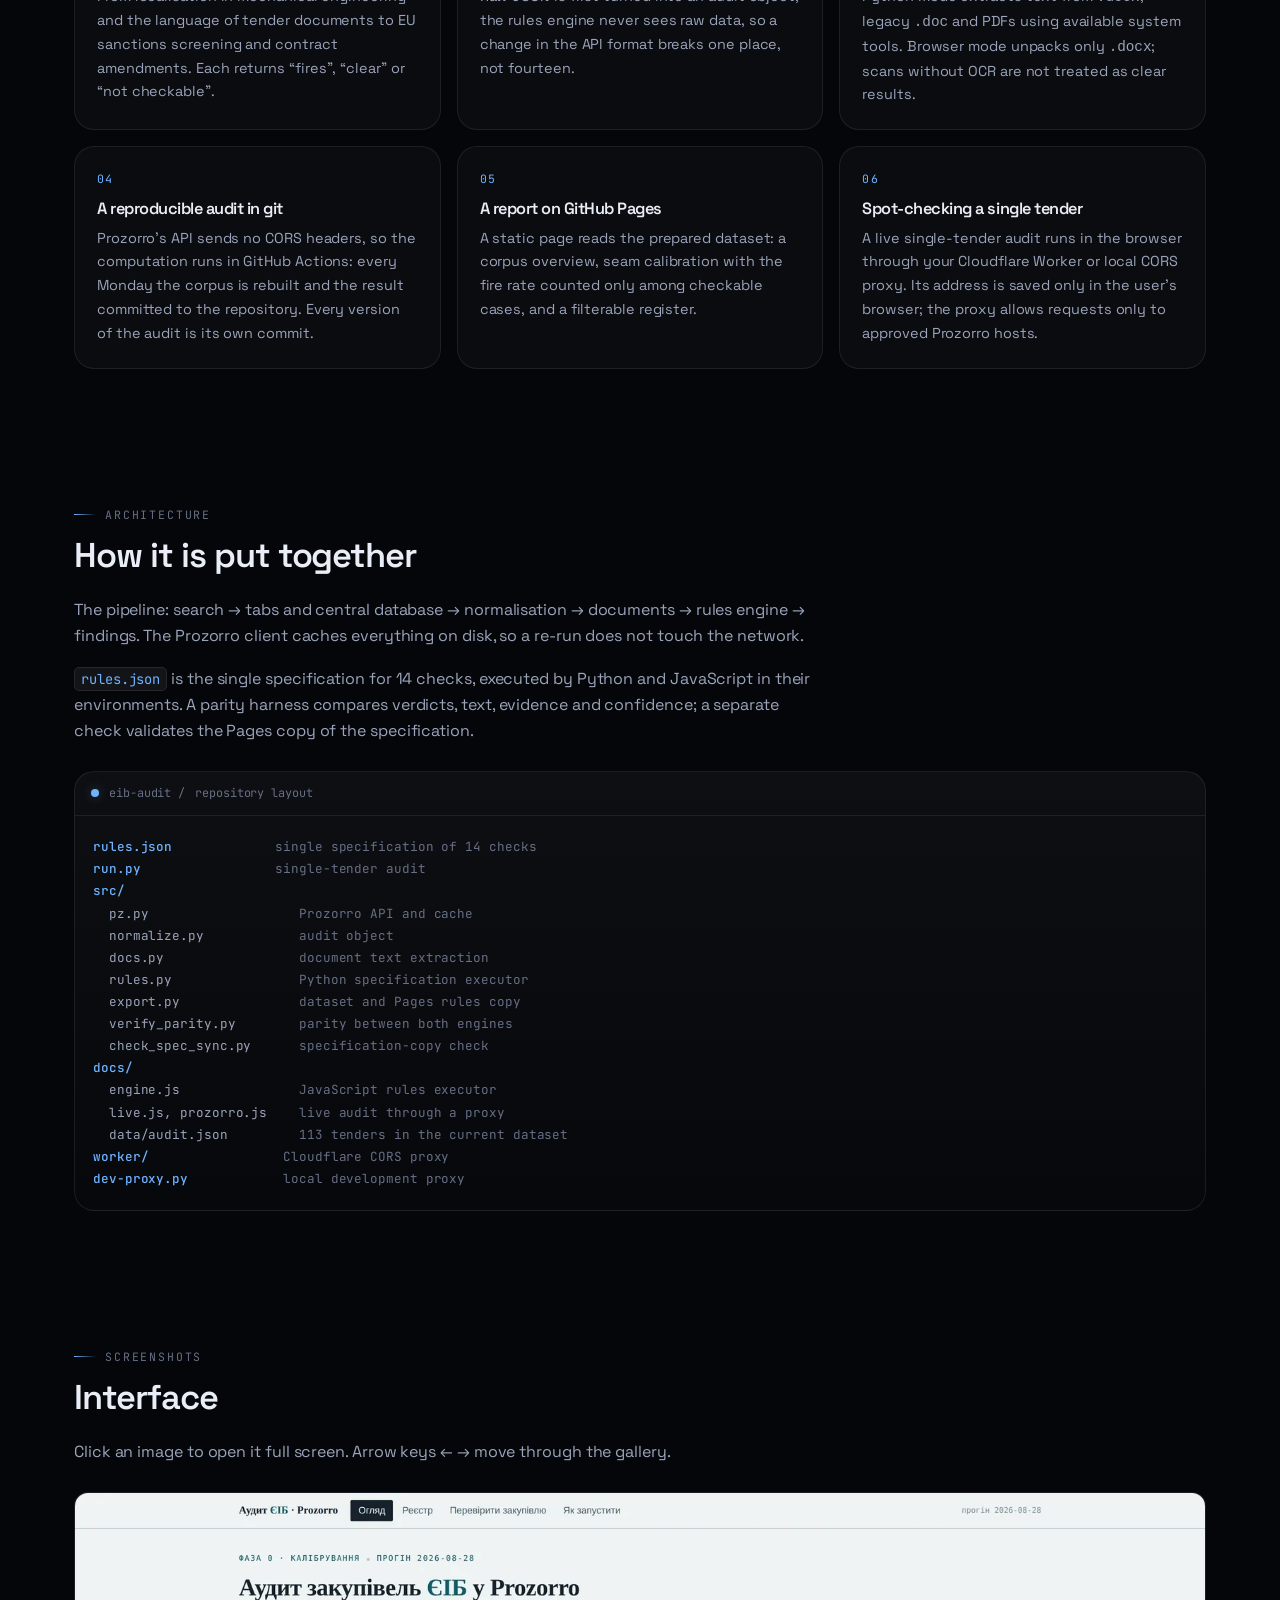
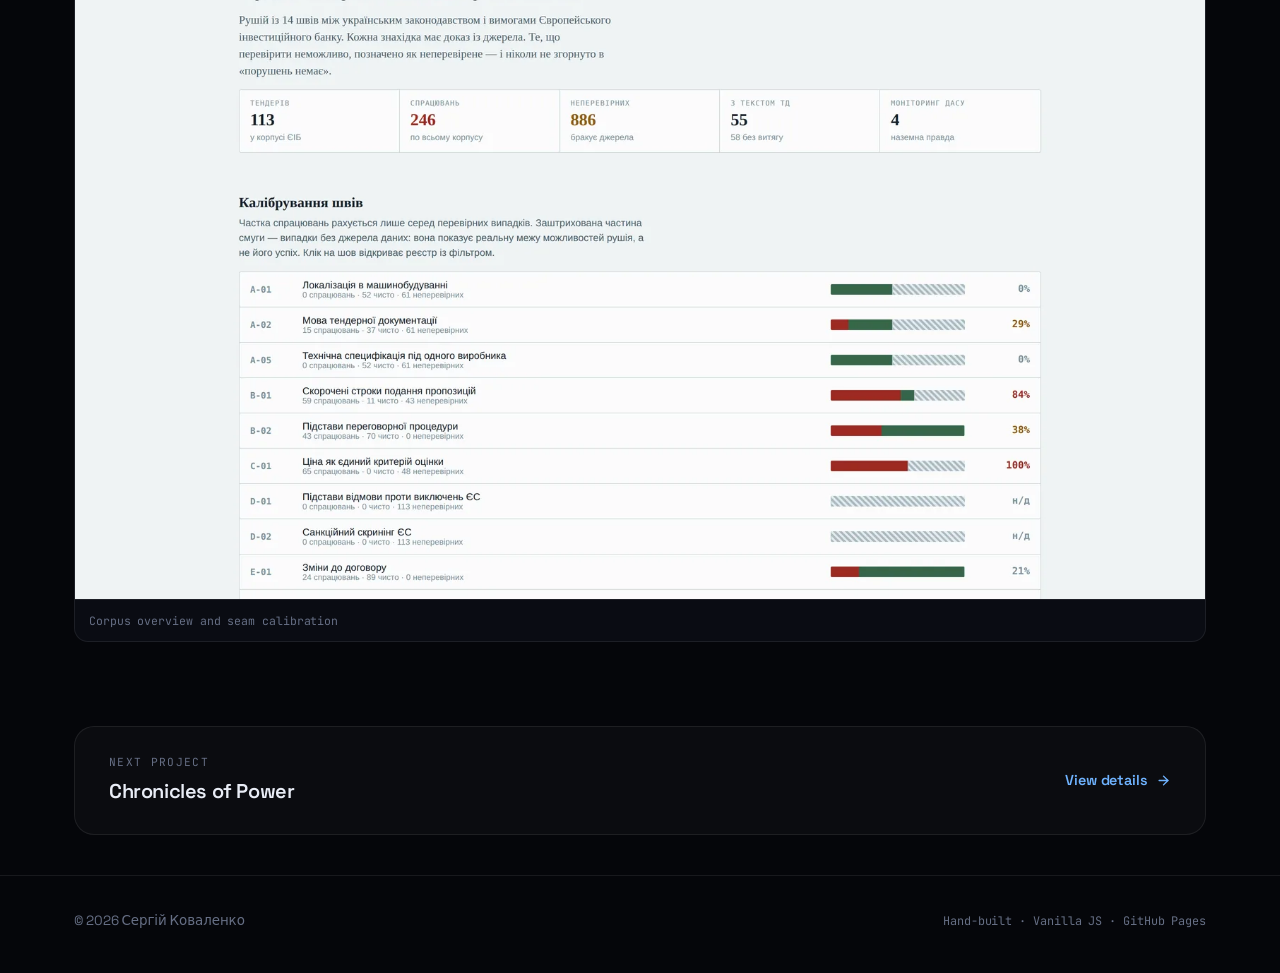
<file: eib.html>
<!DOCTYPE html>
<html lang="uk" data-accent="eu">
<head>
<meta charset="UTF-8">
<meta name="viewport" content="width=device-width, initial-scale=1">
<title>Аудит закупівель ЄІБ у Prozorro | Сергій Коваленко</title>
<meta name="description" content="Рушій, що перевіряє закупівлі Prozorro на стиках українського законодавства й вимог Європейського інвестиційного банку: 14 перевірок, корпус зі 113 тендерів, звіт на GitHub Pages.">
<meta name="color-scheme" content="dark">
<meta name="theme-color" content="#05060a">
<meta property="og:type" content="article">
<meta property="og:title" content="Аудит закупівель ЄІБ у Prozorro">
<meta property="og:description" content="14 перевірок-швів між Законом 922-VIII, ПКМУ 1178 і правилами ЄІБ. Кожна знахідка — з доказом.">
<link rel="icon" href="assets/favicon.svg" type="image/svg+xml">
<link rel="preconnect" href="https://fonts.googleapis.com">
<link rel="preconnect" href="https://fonts.gstatic.com" crossorigin>
<link rel="stylesheet" href="https://fonts.googleapis.com/css2?family=Space+Grotesk:wght@400;500;600;700&family=JetBrains+Mono:wght@400;500&display=swap">
<link rel="stylesheet" href="assets/css/main.css?v=20261008b">
</head>
<body>

<a class="skip" href="#main" data-i18n="common.skip">Перейти до вмісту</a>

<div class="bg-layer" aria-hidden="true"></div>
<canvas id="bg-grid" aria-hidden="true"></canvas>

<svg width="0" height="0" style="position:absolute" aria-hidden="true">
  <symbol id="i-github" viewBox="0 0 24 24" fill="currentColor"><path d="M12 .5C5.4.5 0 5.9 0 12.6c0 5.3 3.4 9.8 8.2 11.4.6.1.8-.3.8-.6v-2.2c-3.3.7-4-1.6-4-1.6-.6-1.4-1.4-1.8-1.4-1.8-1.1-.8.1-.8.1-.8 1.2.1 1.9 1.3 1.9 1.3 1.1 1.9 2.9 1.4 3.6 1 .1-.8.4-1.4.8-1.7-2.7-.3-5.5-1.4-5.5-6 0-1.3.5-2.4 1.2-3.2-.1-.3-.5-1.5.1-3.2 0 0 1-.3 3.3 1.2a11.5 11.5 0 0 1 6 0C17.6 4.9 18.6 5.2 18.6 5.2c.7 1.7.2 2.9.1 3.2.8.8 1.2 1.9 1.2 3.2 0 4.6-2.8 5.7-5.5 6 .4.4.8 1.1.8 2.3v3.4c0 .3.2.7.8.6A12.1 12.1 0 0 0 24 12.6C24 5.9 18.6.5 12 .5z"/></symbol>
  <symbol id="i-ext" viewBox="0 0 24 24" fill="none" stroke="currentColor" stroke-width="2" stroke-linecap="round" stroke-linejoin="round"><path d="M18 13v6a2 2 0 0 1-2 2H5a2 2 0 0 1-2-2V8a2 2 0 0 1 2-2h6"/><polyline points="15 3 21 3 21 9"/><line x1="10" y1="14" x2="21" y2="3"/></symbol>
  <symbol id="i-arrow" viewBox="0 0 24 24" fill="none" stroke="currentColor" stroke-width="2.2" stroke-linecap="round" stroke-linejoin="round"><line x1="5" y1="12" x2="19" y2="12"/><polyline points="12 5 19 12 12 19"/></symbol>
  <symbol id="i-back" viewBox="0 0 24 24" fill="none" stroke="currentColor" stroke-width="2.2" stroke-linecap="round" stroke-linejoin="round"><line x1="19" y1="12" x2="5" y2="12"/><polyline points="12 19 5 12 12 5"/></symbol>
  <symbol id="i-close" viewBox="0 0 24 24" fill="none" stroke="currentColor" stroke-width="2.2" stroke-linecap="round"><line x1="18" y1="6" x2="6" y2="18"/><line x1="6" y1="6" x2="18" y2="18"/></symbol>
  <symbol id="i-chev-l" viewBox="0 0 24 24" fill="none" stroke="currentColor" stroke-width="2.2" stroke-linecap="round" stroke-linejoin="round"><polyline points="15 18 9 12 15 6"/></symbol>
  <symbol id="i-chev-r" viewBox="0 0 24 24" fill="none" stroke="currentColor" stroke-width="2.2" stroke-linecap="round" stroke-linejoin="round"><polyline points="9 18 15 12 9 6"/></symbol>
</svg>

<header class="nav" id="nav">
  <div class="shell nav-in">
    <a class="brand" href="index.html">
      <span class="brand-mark">SK</span>
      <span class="brand-txt">Сергій Коваленко<small data-i18n="common.role">Software Engineer</small></span>
    </a>
    <nav class="nav-links" aria-label="Основна навігація">
      <a href="index.html#projects" data-i18n="nav.projects">Проєкти</a>
      <a href="index.html#stack" data-i18n="nav.stack">Стек</a>
      <a href="index.html#about" data-i18n="nav.about">Про мене</a>
      <a href="index.html#contact" data-i18n="nav.contact">Контакти</a>
    </nav>
    <div class="nav-tools">
      <button class="kbd-btn" data-cmdk-open type="button" aria-haspopup="dialog">
        <span data-i18n="nav.search">Пошук</span><kbd>⌘K</kbd>
      </button>
      <div class="lang" role="group" aria-label="Мова / Language">
        <button type="button" data-lang="uk" aria-pressed="true">UA</button>
        <button type="button" data-lang="en" aria-pressed="false">EN</button>
      </div>
    </div>
  </div>
  <div class="scroll-bar" id="scroll-bar" aria-hidden="true"></div>
</header>

<main id="main">

  <section class="p-hero shell">
    <a class="crumb" href="index.html#projects">
      <svg><use href="#i-back"></use></svg>
      <span data-i18n="common.back">Усі проєкти</span>
    </a>

    <span class="status status-live" data-i18n="common.live">Працює</span>
    <h1 class="p-title">Аудит закупівель ЄІБ</h1>
    <p class="p-tag" data-i18n="eib.tag">Рушій, що перевіряє закупівлі Prozorro на стиках між українським законодавством і вимогами Європейського інвестиційного банку. Кожна знахідка має доказ із джерела, а те, що перевірити неможливо, так і позначено — і ніколи не згортається в «порушень немає».</p>

    <div class="p-cta">
      <a class="btn btn-primary" href="https://kovalenkoserhii2107-maker.github.io/eib-audit/" target="_blank" rel="noopener">
        <svg><use href="#i-ext"></use></svg>
        <span data-i18n="eib.cta">Відкрити звіт</span>
      </a>
      <a class="btn btn-ghost" href="https://github.com/kovalenkoserhii2107-maker/eib-audit" target="_blank" rel="noopener">
        <svg><use href="#i-github"></use></svg>
        <span data-i18n="common.source">Код на GitHub</span>
      </a>
    </div>

    <dl class="meta-grid" data-reveal>
      <div><dt data-i18n="common.m.type">Тип</dt><dd data-i18n="eib.m.type">Аналітичний рушій</dd></div>
      <div><dt data-i18n="common.m.stack">Стек</dt><dd>Python · JavaScript · Cloudflare Workers</dd></div>
      <div><dt data-i18n="eib.m.corpus">Корпус</dt><dd data-i18n="eib.m.corpusv">113 тендерів · 14 перевірок</dd></div>
      <div><dt data-i18n="common.m.cx">Складність</dt><dd><span class="cx" aria-hidden="true"><i class="on"></i><i class="on"></i><i></i><i></i><i></i></span> 2 / 5</dd></div>
    </dl>
  </section>

  <nav class="subnav" aria-label="Розділи сторінки">
    <div class="shell">
      <ul>
        <li><a href="#overview" data-i18n="common.s.overview">Огляд</a></li>
        <li><a href="#features" data-i18n="common.s.features">Можливості</a></li>
        <li><a href="#arch" data-i18n="common.s.arch">Архітектура</a></li>
        <li><a href="#shots" data-i18n="common.s.shots">Скріншоти</a></li>
      </ul>
    </div>
  </nav>

  <section class="block" id="overview">
    <div class="shell">
      <span class="eyebrow" data-i18n="common.s.overview">Огляд</span>
      <h2 data-i18n="eib.o.h">Перевірка на швах двох систем правил</h2>
      <div class="prose" data-reveal>
        <p data-i18n="eib.o.p1">Закупівлі за кредитні кошти ЄІБ мусять одночасно відповідати Закону 922-VIII, постанові КМУ № 1178 і правилам банку. Розбіжності між ними — це «шви»: місця, де закупівля може бути законною за одним набором правил і порушувати інший. Рушій перевіряє чотирнадцять таких швів.</p>
        <p data-i18n="eib.o.p2">Кожен шов повертає один із трьох станів: <strong>спрацював</strong>, <strong>чисто</strong> або <strong>неможливо перевірити</strong>. Третій стан принциповий: якщо в документах немає даних, рушій так і каже, а не зараховує тендер до чистих. Тому звіт показує не лише знахідки, а й реальну межу можливостей перевірки.</p>
        <p data-i18n="eib.o.p3">Дані беруться з API Prozorro та ЦБД. Python читає <code>.docx</code>, а для старих Word-файлів і PDF використовує доступні системні засоби витягу тексту. Живий браузерний режим підтримує лише <code>.docx</code>; непідтримувані документи позначаються як неперевірені.</p>
      </div>
      <div class="chip-row" style="margin-top:26px">
        <span class="chip">Python 3 (stdlib)</span>
        <span class="chip">Prozorro API</span>
        <span class="chip">GitHub Actions</span>
        <span class="chip">GitHub Pages</span>
        <span class="chip">Cloudflare Workers</span>
      </div>
    </div>
  </section>

  <section class="block" id="features">
    <div class="shell">
      <span class="eyebrow" data-i18n="common.s.features">Можливості</span>
      <h2 data-i18n="eib.f.h">Що вміє рушій</h2>
      <div class="feat">
        <article class="card feat-item" data-reveal>
          <span class="feat-num">01</span>
          <h3 data-i18n="eib.f1.t">14 перевірок-швів</h3>
          <p data-i18n="eib.f1.p">Від локалізації в машинобудуванні й мови документації до санкційного скринінгу ЄС і змін до договору. Кожна повертає «спрацював», «чисто» або «неможливо перевірити».</p>
        </article>
        <article class="card feat-item" data-reveal style="--d:70ms">
          <span class="feat-num">02</span>
          <h3 data-i18n="eib.f2.t">Нормалізація перед правилами</h3>
          <p data-i18n="eib.f2.p">Сирий JSON спершу перетворюється на аудит-об’єкт; рушій правил ніколи не бачить сирих даних, тож зміна формату API ламає одне місце, а не чотирнадцять.</p>
        </article>
        <article class="card feat-item" data-reveal style="--d:140ms">
          <span class="feat-num">03</span>
          <h3 data-i18n="eib.f3.t">Документи й межі перевірки</h3>
          <p data-i18n="eib.f3.p">Python-режим витягує текст із <code>.docx</code>, старого <code>.doc</code> і PDF з урахуванням доступних системних інструментів. Браузерний режим розпаковує лише <code>.docx</code>; скани без OCR не перетворюються на «чистий» результат.</p>
        </article>
        <article class="card feat-item" data-reveal style="--d:210ms">
          <span class="feat-num">04</span>
          <h3 data-i18n="eib.f4.t">Відтворюваний аудит у git</h3>
          <p data-i18n="eib.f4.p">API Prozorro не віддає заголовків CORS, тож обчислення винесено в GitHub Actions: щопонеділка корпус перезбирається, а результат комітиться в репозиторій. Кожна версія аудиту — окремий коміт.</p>
        </article>
        <article class="card feat-item" data-reveal style="--d:280ms">
          <span class="feat-num">05</span>
          <h3 data-i18n="eib.f5.t">Звіт на GitHub Pages</h3>
          <p data-i18n="eib.f5.p">Статична сторінка читає готовий датасет: огляд корпусу, калібрування швів із часткою спрацювань лише серед перевірних випадків і реєстр із фільтрами.</p>
        </article>
        <article class="card feat-item" data-reveal style="--d:350ms">
          <span class="feat-num">06</span>
          <h3 data-i18n="eib.f6.t">Точкова перевірка тендера</h3>
          <p data-i18n="eib.f6.p">Живий аудит окремої закупівлі запускається в браузері через власний Cloudflare Worker або локальний CORS-проксі. Адреса зберігається лише в браузері користувача; проксі пропускає запити тільки до дозволених хостів Prozorro.</p>
        </article>
      </div>
    </div>
  </section>

  <section class="block" id="arch">
    <div class="shell">
      <span class="eyebrow" data-i18n="common.s.arch">Архітектура</span>
      <h2 data-i18n="eib.a.h">Як це влаштовано</h2>
      <div class="prose" style="margin-bottom:26px" data-reveal>
        <p data-i18n="eib.a.p1">Конвеєр: пошук → вкладки й ЦБД → нормалізація → документи → рушій правил → знахідки. Клієнт Prozorro кешує все на диск, тож повторний прогін не ходить у мережу.</p>
        <p data-i18n="eib.a.p2"><code>rules.json</code> — єдина специфікація 14 перевірок; Python і JavaScript виконують її у своїх середовищах. Стенд паритету звіряє вердикти, тексти, докази й впевненість, а окрема перевірка контролює копію специфікації для Pages.</p>
      </div>
      <div class="code-panel" data-reveal>
        <div class="code-head">eib-audit / <span data-i18n="eib.a.tree">структура репозиторію</span></div>
<pre data-i18n="eib.a.pre"><b>rules.json</b>             <i>єдина специфікація 14 перевірок</i>
<b>run.py</b>                 <i>аудит однієї закупівлі</i>
<b>src/</b>
  pz.py                   <i>API Prozorro й кеш</i>
  normalize.py            <i>аудит-об’єкт</i>
  docs.py                 <i>витяг тексту з документів</i>
  rules.py                <i>Python-виконавець специфікації</i>
  export.py               <i>датасет і копія правил для Pages</i>
  verify_parity.py        <i>звірка двох рушіїв</i>
  check_spec_sync.py      <i>перевірка копії специфікації</i>
<b>docs/</b>
  engine.js               <i>JavaScript-виконавець правил</i>
  live.js, prozorro.js    <i>живий аудит через проксі</i>
  data/audit.json         <i>113 тендерів у поточному датасеті</i>
<b>worker/</b>                 <i>CORS-проксі Cloudflare</i>
<b>dev-proxy.py</b>            <i>локальний проксі для розробки</i></pre>
      </div>
    </div>
  </section>

  <section class="block" id="shots">
    <div class="shell">
      <span class="eyebrow" data-i18n="common.s.shots">Скріншоти</span>
      <h2 data-i18n="common.shots.h">Інтерфейс</h2>
      <p class="prose" style="margin-bottom:26px" data-i18n="common.shots.hint">Натисніть на зображення, щоб відкрити його на весь екран. Стрілки ← → гортають галерею.</p>
      <div class="gal" data-reveal>
        <figure>
          <img src="assets/screens/eib-overview.webp" alt="Звіт аудиту: огляд корпусу тендерів і калібрування швів" loading="lazy" width="1600" height="1000">
          <figcaption data-i18n="eib.g1">Огляд корпусу й калібрування швів</figcaption>
        </figure>
      </div>
    </div>
  </section>

  <div class="shell">
    <a class="card next-strip stretch" href="chronicles.html" data-reveal>
      <span>
        <small data-i18n="common.next">Наступний проєкт</small>
        <strong><span data-i18n="proj.cop.name">Хроніки влади</span></strong>
      </span>
      <span class="link-arrow"><span data-i18n="common.more">Детальніше</span> <svg><use href="#i-arrow"></use></svg></span>
    </a>
  </div>

</main>


<footer class="foot">
  <div class="shell foot-in">
    <span>© <span id="year">2026</span> Сергій Коваленко</span>
    <span class="foot-meta" data-i18n="foot.meta">Зроблено вручну · Vanilla JS · GitHub Pages</span>
  </div>
</footer>

<div class="cmdk" id="cmdk" role="dialog" aria-modal="true" aria-label="Навігація">
  <div class="cmdk-box">
    <input class="cmdk-input" id="cmdk-input" type="text" autocomplete="off" spellcheck="false" placeholder="Куди йдемо?" data-i18n-attr="placeholder:cmd.ph">
    <ul class="cmdk-list" id="cmdk-list" role="listbox"></ul>
    <div class="cmdk-foot">
      <span>↑↓ <span data-i18n="cmd.nav">навігація</span></span>
      <span>↵ <span data-i18n="cmd.open">відкрити</span></span>
      <span>esc <span data-i18n="cmd.close">закрити</span></span>
    </div>
  </div>
</div>

<script src="assets/js/i18n.js?v=20261011a"></script>
<script src="assets/js/app.js?v=20261008c"></script>
</body>
</html>
</file>
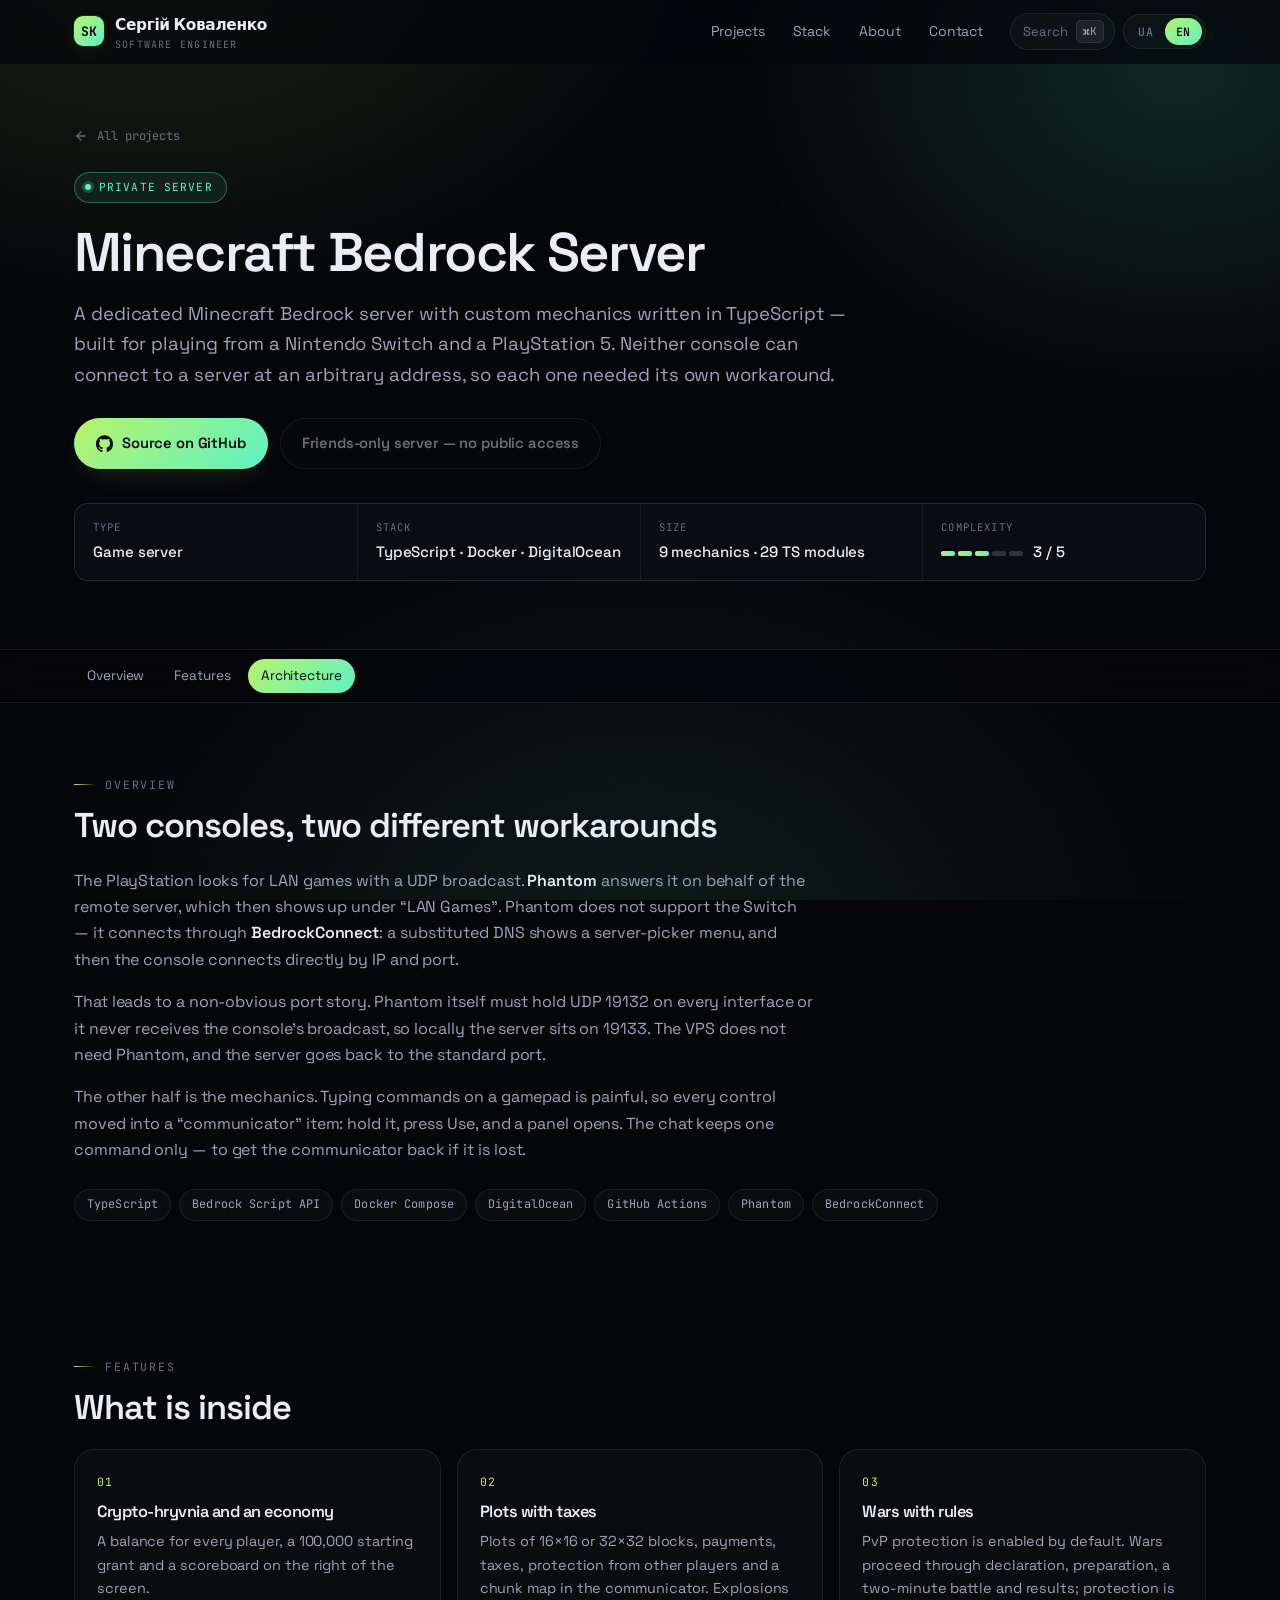
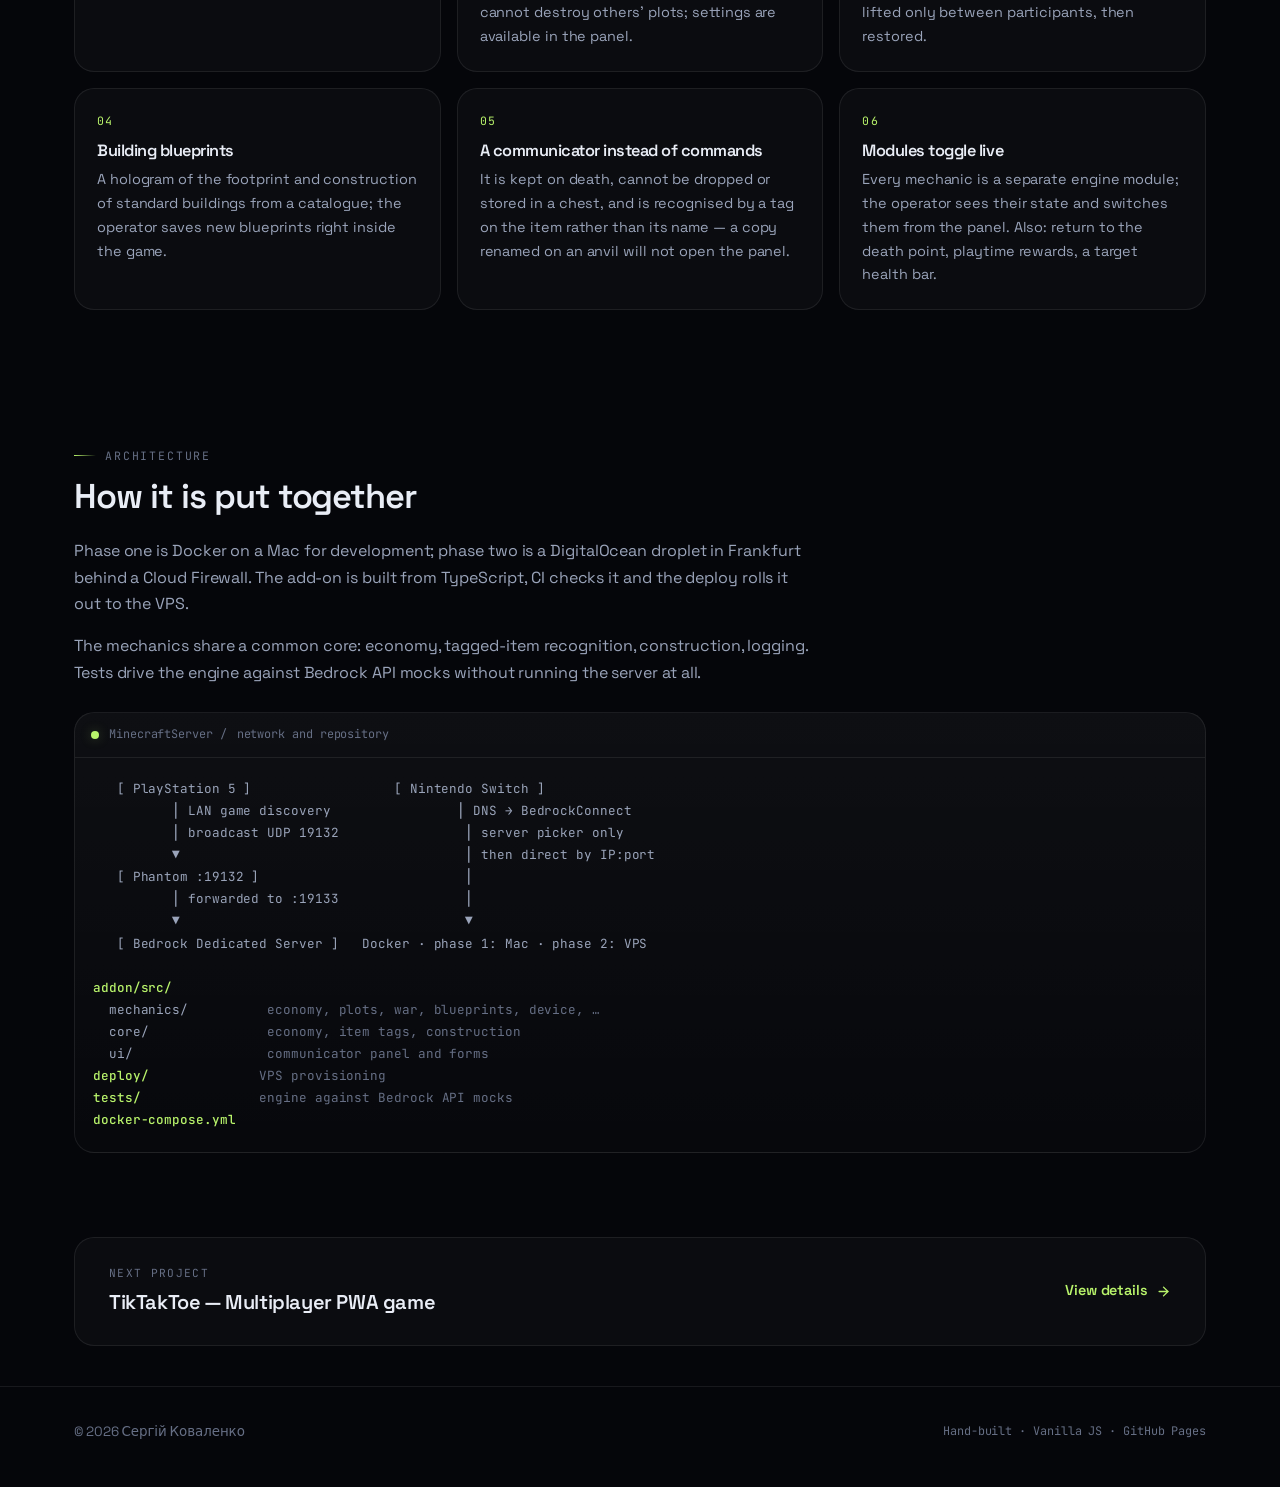
<file: minecraft.html>
<!DOCTYPE html>
<html lang="uk" data-accent="lime">
<head>
<meta charset="UTF-8">
<meta name="viewport" content="width=device-width, initial-scale=1">
<title>Minecraft Bedrock Server для Switch і PS5 | Сергій Коваленко</title>
<meta name="description" content="Виділений сервер Minecraft Bedrock із власними механіками на TypeScript для Nintendo Switch і PlayStation 5: економіка, ділянки, війни, креслення. Docker, DigitalOcean, CI/CD.">
<meta name="color-scheme" content="dark">
<meta name="theme-color" content="#05060a">
<meta property="og:type" content="article">
<meta property="og:title" content="Minecraft Bedrock Server для Switch і PS5">
<meta property="og:description" content="Дві консолі — два різні обхідні шляхи підключення. Дев’ять механік на TypeScript.">
<link rel="icon" href="assets/favicon.svg" type="image/svg+xml">
<link rel="preconnect" href="https://fonts.googleapis.com">
<link rel="preconnect" href="https://fonts.gstatic.com" crossorigin>
<link rel="stylesheet" href="https://fonts.googleapis.com/css2?family=Space+Grotesk:wght@400;500;600;700&family=JetBrains+Mono:wght@400;500&display=swap">
<link rel="stylesheet" href="assets/css/main.css?v=20261008b">
</head>
<body>

<a class="skip" href="#main" data-i18n="common.skip">Перейти до вмісту</a>

<div class="bg-layer" aria-hidden="true"></div>
<canvas id="bg-grid" aria-hidden="true"></canvas>

<svg width="0" height="0" style="position:absolute" aria-hidden="true">
  <symbol id="i-github" viewBox="0 0 24 24" fill="currentColor"><path d="M12 .5C5.4.5 0 5.9 0 12.6c0 5.3 3.4 9.8 8.2 11.4.6.1.8-.3.8-.6v-2.2c-3.3.7-4-1.6-4-1.6-.6-1.4-1.4-1.8-1.4-1.8-1.1-.8.1-.8.1-.8 1.2.1 1.9 1.3 1.9 1.3 1.1 1.9 2.9 1.4 3.6 1 .1-.8.4-1.4.8-1.7-2.7-.3-5.5-1.4-5.5-6 0-1.3.5-2.4 1.2-3.2-.1-.3-.5-1.5.1-3.2 0 0 1-.3 3.3 1.2a11.5 11.5 0 0 1 6 0C17.6 4.9 18.6 5.2 18.6 5.2c.7 1.7.2 2.9.1 3.2.8.8 1.2 1.9 1.2 3.2 0 4.6-2.8 5.7-5.5 6 .4.4.8 1.1.8 2.3v3.4c0 .3.2.7.8.6A12.1 12.1 0 0 0 24 12.6C24 5.9 18.6.5 12 .5z"/></symbol>
  <symbol id="i-ext" viewBox="0 0 24 24" fill="none" stroke="currentColor" stroke-width="2" stroke-linecap="round" stroke-linejoin="round"><path d="M18 13v6a2 2 0 0 1-2 2H5a2 2 0 0 1-2-2V8a2 2 0 0 1 2-2h6"/><polyline points="15 3 21 3 21 9"/><line x1="10" y1="14" x2="21" y2="3"/></symbol>
  <symbol id="i-arrow" viewBox="0 0 24 24" fill="none" stroke="currentColor" stroke-width="2.2" stroke-linecap="round" stroke-linejoin="round"><line x1="5" y1="12" x2="19" y2="12"/><polyline points="12 5 19 12 12 19"/></symbol>
  <symbol id="i-back" viewBox="0 0 24 24" fill="none" stroke="currentColor" stroke-width="2.2" stroke-linecap="round" stroke-linejoin="round"><line x1="19" y1="12" x2="5" y2="12"/><polyline points="12 19 5 12 12 5"/></symbol>
  <symbol id="i-close" viewBox="0 0 24 24" fill="none" stroke="currentColor" stroke-width="2.2" stroke-linecap="round"><line x1="18" y1="6" x2="6" y2="18"/><line x1="6" y1="6" x2="18" y2="18"/></symbol>
  <symbol id="i-chev-l" viewBox="0 0 24 24" fill="none" stroke="currentColor" stroke-width="2.2" stroke-linecap="round" stroke-linejoin="round"><polyline points="15 18 9 12 15 6"/></symbol>
  <symbol id="i-chev-r" viewBox="0 0 24 24" fill="none" stroke="currentColor" stroke-width="2.2" stroke-linecap="round" stroke-linejoin="round"><polyline points="9 18 15 12 9 6"/></symbol>
</svg>

<header class="nav" id="nav">
  <div class="shell nav-in">
    <a class="brand" href="index.html">
      <span class="brand-mark">SK</span>
      <span class="brand-txt">Сергій Коваленко<small data-i18n="common.role">Software Engineer</small></span>
    </a>
    <nav class="nav-links" aria-label="Основна навігація">
      <a href="index.html#projects" data-i18n="nav.projects">Проєкти</a>
      <a href="index.html#stack" data-i18n="nav.stack">Стек</a>
      <a href="index.html#about" data-i18n="nav.about">Про мене</a>
      <a href="index.html#contact" data-i18n="nav.contact">Контакти</a>
    </nav>
    <div class="nav-tools">
      <button class="kbd-btn" data-cmdk-open type="button" aria-haspopup="dialog">
        <span data-i18n="nav.search">Пошук</span><kbd>⌘K</kbd>
      </button>
      <div class="lang" role="group" aria-label="Мова / Language">
        <button type="button" data-lang="uk" aria-pressed="true">UA</button>
        <button type="button" data-lang="en" aria-pressed="false">EN</button>
      </div>
    </div>
  </div>
  <div class="scroll-bar" id="scroll-bar" aria-hidden="true"></div>
</header>

<main id="main">

  <section class="p-hero shell">
    <a class="crumb" href="index.html#projects">
      <svg><use href="#i-back"></use></svg>
      <span data-i18n="common.back">Усі проєкти</span>
    </a>

    <span class="status status-live" data-i18n="mc.status">Приватний сервер</span>
    <h1 class="p-title">Minecraft Bedrock Server</h1>
    <p class="p-tag" data-i18n="mc.tag">Виділений сервер Minecraft Bedrock із власними механіками на TypeScript — для гри з Nintendo Switch і PlayStation 5. Жодна з консолей не вміє підключатися до сервера за довільною адресою, тож для кожної знадобився свій обхідний шлях.</p>

    <div class="p-cta">
      <a class="btn btn-primary" href="https://github.com/kovalenkoserhii2107-maker/MinecraftServer" target="_blank" rel="noopener">
        <svg><use href="#i-github"></use></svg>
        <span data-i18n="common.source">Код на GitHub</span>
      </a>
      <span class="btn btn-ghost" aria-disabled="true" data-i18n="mc.nodemo">Сервер для своїх — без публічного доступу</span>
    </div>

    <dl class="meta-grid" data-reveal>
      <div><dt data-i18n="common.m.type">Тип</dt><dd data-i18n="mc.m.type">Ігровий сервер</dd></div>
      <div><dt data-i18n="common.m.stack">Стек</dt><dd>TypeScript · Docker · DigitalOcean</dd></div>
      <div><dt data-i18n="common.m.scale">Обсяг</dt><dd data-i18n="mc.m.scale">9 механік · 29 модулів TS</dd></div>
      <div><dt data-i18n="common.m.cx">Складність</dt><dd><span class="cx" aria-hidden="true"><i class="on"></i><i class="on"></i><i class="on"></i><i></i><i></i></span> 3 / 5</dd></div>
    </dl>
  </section>

  <nav class="subnav" aria-label="Розділи сторінки">
    <div class="shell">
      <ul>
        <li><a href="#overview" data-i18n="common.s.overview">Огляд</a></li>
        <li><a href="#features" data-i18n="common.s.features">Можливості</a></li>
        <li><a href="#arch" data-i18n="common.s.arch">Архітектура</a></li>
      </ul>
    </div>
  </nav>

  <section class="block" id="overview">
    <div class="shell">
      <span class="eyebrow" data-i18n="common.s.overview">Огляд</span>
      <h2 data-i18n="mc.o.h">Дві консолі — два різні обхідні шляхи</h2>
      <div class="prose" data-reveal>
        <p data-i18n="mc.o.p1">PlayStation шукає ігри в локальній мережі широкомовним UDP-запитом. На нього відповідає <strong>Phantom</strong> від імені віддаленого сервера, і той з’являється в розділі «Ігри в локальній мережі». Switch Phantom не підтримує — він підключається через <strong>BedrockConnect</strong>: підмінений DNS показує меню вибору сервера, а далі йде пряме з’єднання за IP і портом.</p>
        <p data-i18n="mc.o.p2">Звідси нетривіальна історія з портами. Phantom мусить сам займати UDP 19132 на всіх інтерфейсах, інакше не отримає broadcast від консолі, тож локально сервер висить на 19133. На VPS Phantom не потрібен, і сервер повертається на стандартний порт.</p>
        <p data-i18n="mc.o.p3">Друга половина — механіки. Набирати команди з геймпада незручно, тому все керування перенесено в предмет-«комунікатор»: узяв у руку, натиснув «Використати» — відкрилася панель. У чаті лишилася одна команда: повернути комунікатор, якщо він загубився.</p>
      </div>
      <div class="chip-row" style="margin-top:26px">
        <span class="chip">TypeScript</span>
        <span class="chip">Bedrock Script API</span>
        <span class="chip">Docker Compose</span>
        <span class="chip">DigitalOcean</span>
        <span class="chip">GitHub Actions</span>
        <span class="chip">Phantom</span>
        <span class="chip">BedrockConnect</span>
      </div>
    </div>
  </section>

  <section class="block" id="features">
    <div class="shell">
      <span class="eyebrow" data-i18n="common.s.features">Механіки</span>
      <h2 data-i18n="mc.f.h">Що всередині</h2>
      <div class="feat">
        <article class="card feat-item" data-reveal>
          <span class="feat-num">01</span>
          <h3 data-i18n="mc.f1.t">Криптогривня й економіка</h3>
          <p data-i18n="mc.f1.p">Баланс кожного гравця, стартові 100 000 і табло праворуч на екрані.</p>
        </article>
        <article class="card feat-item" data-reveal style="--d:70ms">
          <span class="feat-num">02</span>
          <h3 data-i18n="mc.f2.t">Ділянки з податком</h3>
          <p data-i18n="mc.f2.p">Ділянки 16×16 і 32×32 блоки, оплата й податки, захист від чужих дій та карта чанків у комунікаторі. Чужі ділянки захищені від руйнування вибухами; налаштування доступні в панелі.</p>
        </article>
        <article class="card feat-item" data-reveal style="--d:140ms">
          <span class="feat-num">03</span>
          <h3 data-i18n="mc.f3.t">Війни з правилами</h3>
          <p data-i18n="mc.f3.p">PvP захищений за замовчуванням. Війна проходить оголошення, підготовку, двохвилинний бій і підсумки; захист тимчасово знімається лише між її учасниками й відновлюється після завершення.</p>
        </article>
        <article class="card feat-item" data-reveal style="--d:210ms">
          <span class="feat-num">04</span>
          <h3 data-i18n="mc.f4.t">Креслення будівель</h3>
          <p data-i18n="mc.f4.p">Голограма габариту й зведення типових будівель із каталогу; оператор зберігає нові креслення прямо в грі.</p>
        </article>
        <article class="card feat-item" data-reveal style="--d:280ms">
          <span class="feat-num">05</span>
          <h3 data-i18n="mc.f5.t">Комунікатор замість команд</h3>
          <p data-i18n="mc.f5.p">Не губиться при смерті, не викидається й не кладеться в скриню, розпізнається за міткою на предметі, а не за назвою — перейменована ковадлом копія панель не відкриє.</p>
        </article>
        <article class="card feat-item" data-reveal style="--d:350ms">
          <span class="feat-num">06</span>
          <h3 data-i18n="mc.f6.t">Модулі вмикаються на льоту</h3>
          <p data-i18n="mc.f6.p">Кожна механіка — окремий модуль рушія; оператор бачить їхній стан і перемикає з панелі. Ще: повернення до місця смерті, нагороди за час у грі, смуга здоров’я цілі.</p>
        </article>
      </div>
    </div>
  </section>

  <section class="block" id="arch">
    <div class="shell">
      <span class="eyebrow" data-i18n="common.s.arch">Архітектура</span>
      <h2 data-i18n="mc.a.h">Як це влаштовано</h2>
      <div class="prose" style="margin-bottom:26px" data-reveal>
        <p data-i18n="mc.a.p1">Фаза перша — Docker на Mac для розробки, фаза друга — дроплет DigitalOcean у Франкфурті за Cloud Firewall. Аддон збирається з TypeScript, CI його перевіряє, а деплой розкочує на VPS.</p>
        <p data-i18n="mc.a.p2">Механіки мають спільне ядро: економіка, розпізнавання позначених предметів, будівництво, журнал. Тести ганяють рушій на моках Bedrock API без запуску самого сервера.</p>
      </div>
      <div class="code-panel" data-reveal>
        <div class="code-head">MinecraftServer / <span data-i18n="mc.a.tree">мережа й репозиторій</span></div>
<pre data-i18n="mc.a.pre">   [ PlayStation 5 ]                  [ Nintendo Switch ]
          │ пошук LAN-ігор                    │ DNS → BedrockConnect
          │ broadcast UDP 19132                │ лише меню вибору сервера
          ▼                                    │ далі — прямо за IP:порт
   [ Phantom :19132 ]                          │
          │ проброс на :19133                  │
          ▼                                    ▼
   [ Bedrock Dedicated Server ]   Docker · фаза 1: Mac · фаза 2: VPS

<b>addon/src/</b>
  mechanics/          <i>economy, plots, war, blueprints, device, …</i>
  core/               <i>економіка, мітки предметів, будівництво</i>
  ui/                 <i>панель комунікатора й форми</i>
<b>deploy/</b>              <i>підготовка VPS</i>
<b>tests/</b>               <i>рушій на моках Bedrock API</i>
<b>docker-compose.yml</b></pre>
      </div>
    </div>
  </section>

  <div class="shell">
    <a class="card next-strip stretch" href="tiktaktoe.html" data-reveal>
      <span>
        <small data-i18n="common.next">Наступний проєкт</small>
        <strong>TikTakToe — <span data-i18n="proj.tiktaktoe.kick">Мережева PWA-гра</span></strong>
      </span>
      <span class="link-arrow"><span data-i18n="common.more">Детальніше</span> <svg><use href="#i-arrow"></use></svg></span>
    </a>
  </div>

</main>


<footer class="foot">
  <div class="shell foot-in">
    <span>© <span id="year">2026</span> Сергій Коваленко</span>
    <span class="foot-meta" data-i18n="foot.meta">Зроблено вручну · Vanilla JS · GitHub Pages</span>
  </div>
</footer>

<div class="cmdk" id="cmdk" role="dialog" aria-modal="true" aria-label="Навігація">
  <div class="cmdk-box">
    <input class="cmdk-input" id="cmdk-input" type="text" autocomplete="off" spellcheck="false" placeholder="Куди йдемо?" data-i18n-attr="placeholder:cmd.ph">
    <ul class="cmdk-list" id="cmdk-list" role="listbox"></ul>
    <div class="cmdk-foot">
      <span>↑↓ <span data-i18n="cmd.nav">навігація</span></span>
      <span>↵ <span data-i18n="cmd.open">відкрити</span></span>
      <span>esc <span data-i18n="cmd.close">закрити</span></span>
    </div>
  </div>
</div>

<script src="assets/js/i18n.js?v=20261011a"></script>
<script src="assets/js/app.js?v=20261008c"></script>
</body>
</html>
</file>
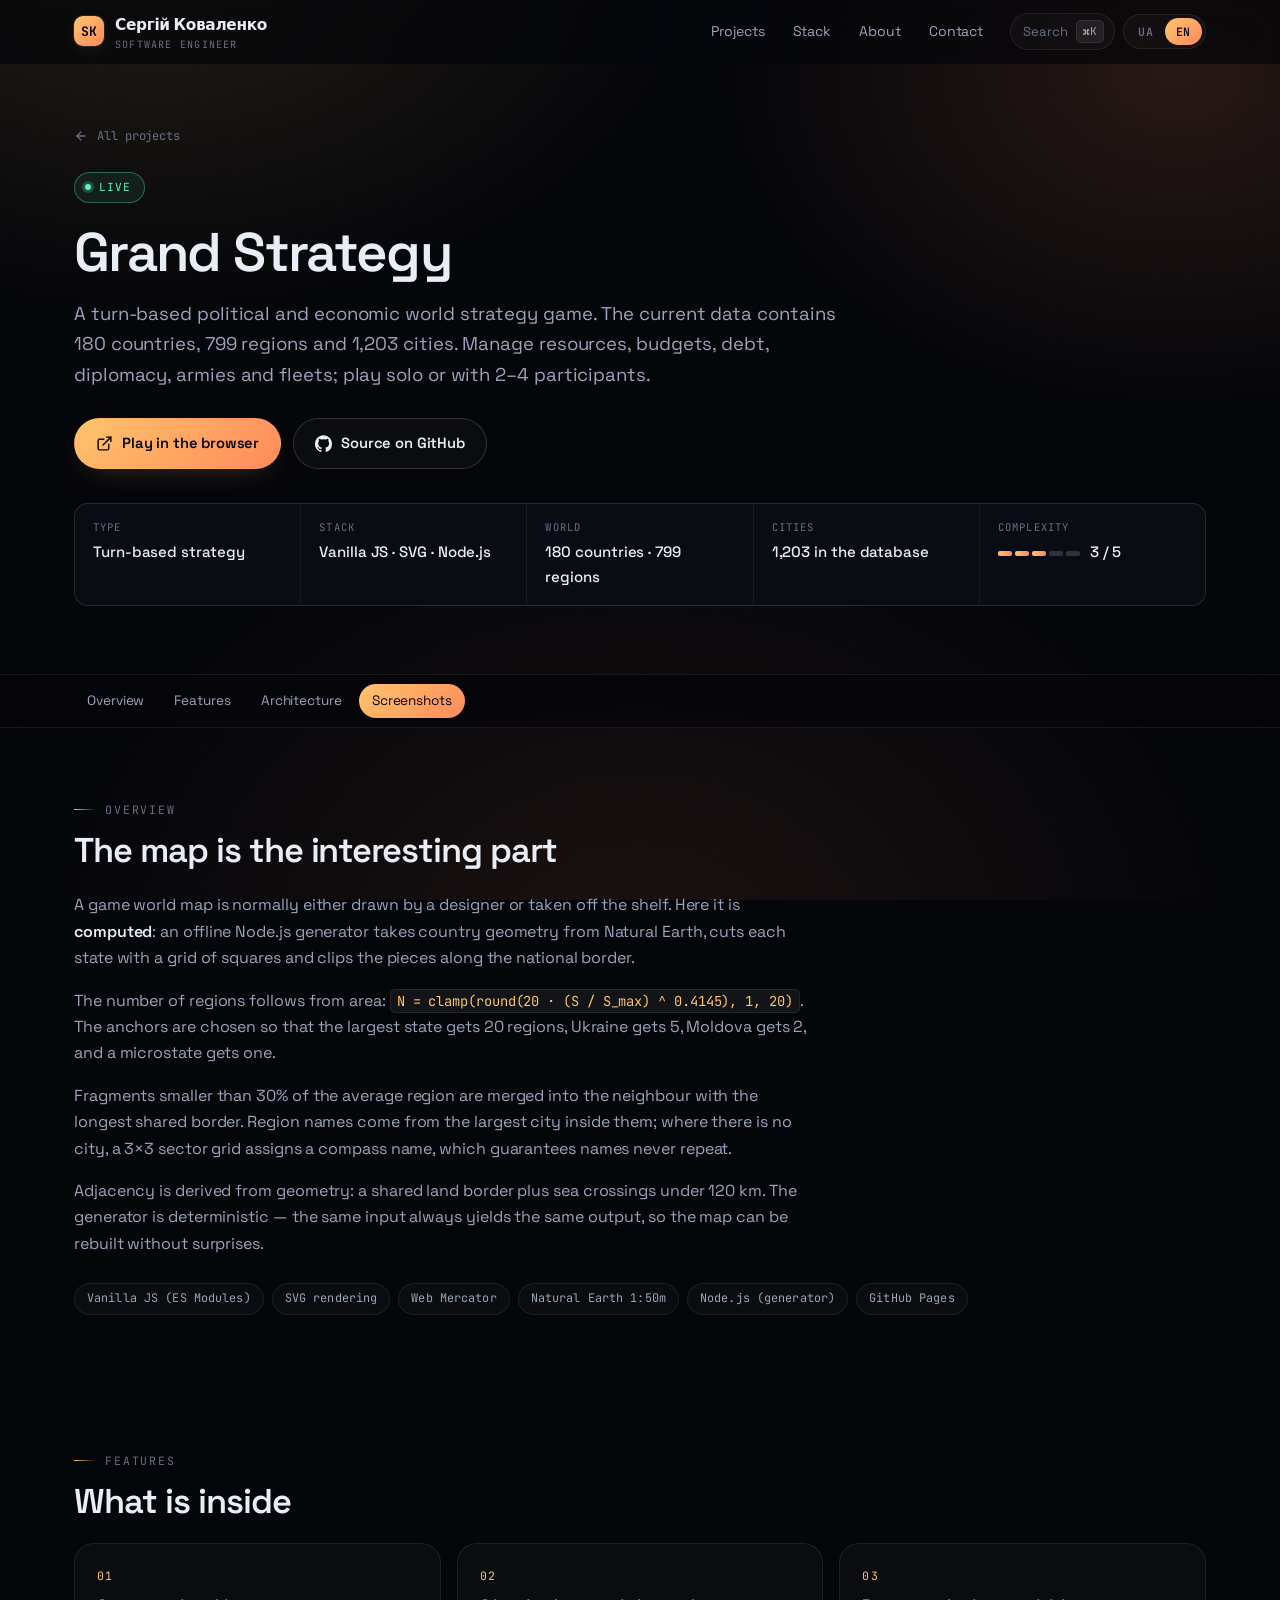
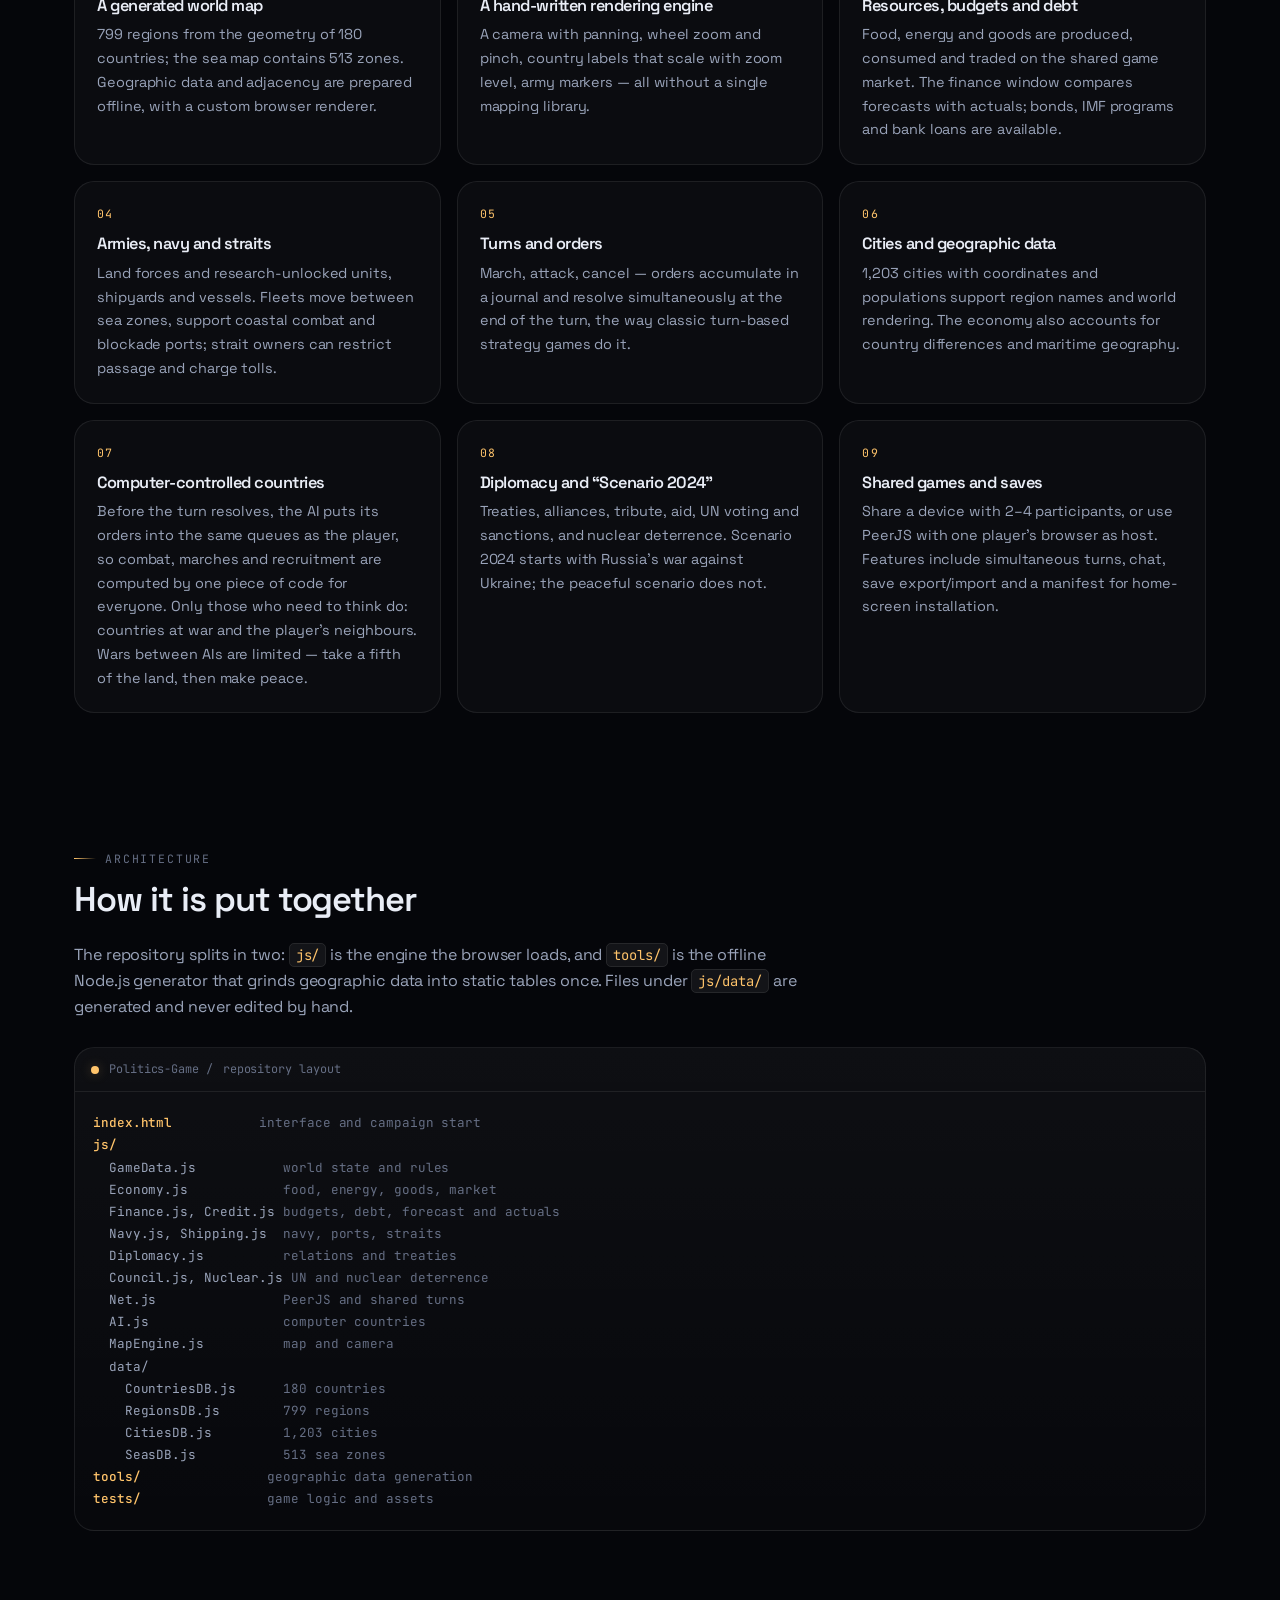
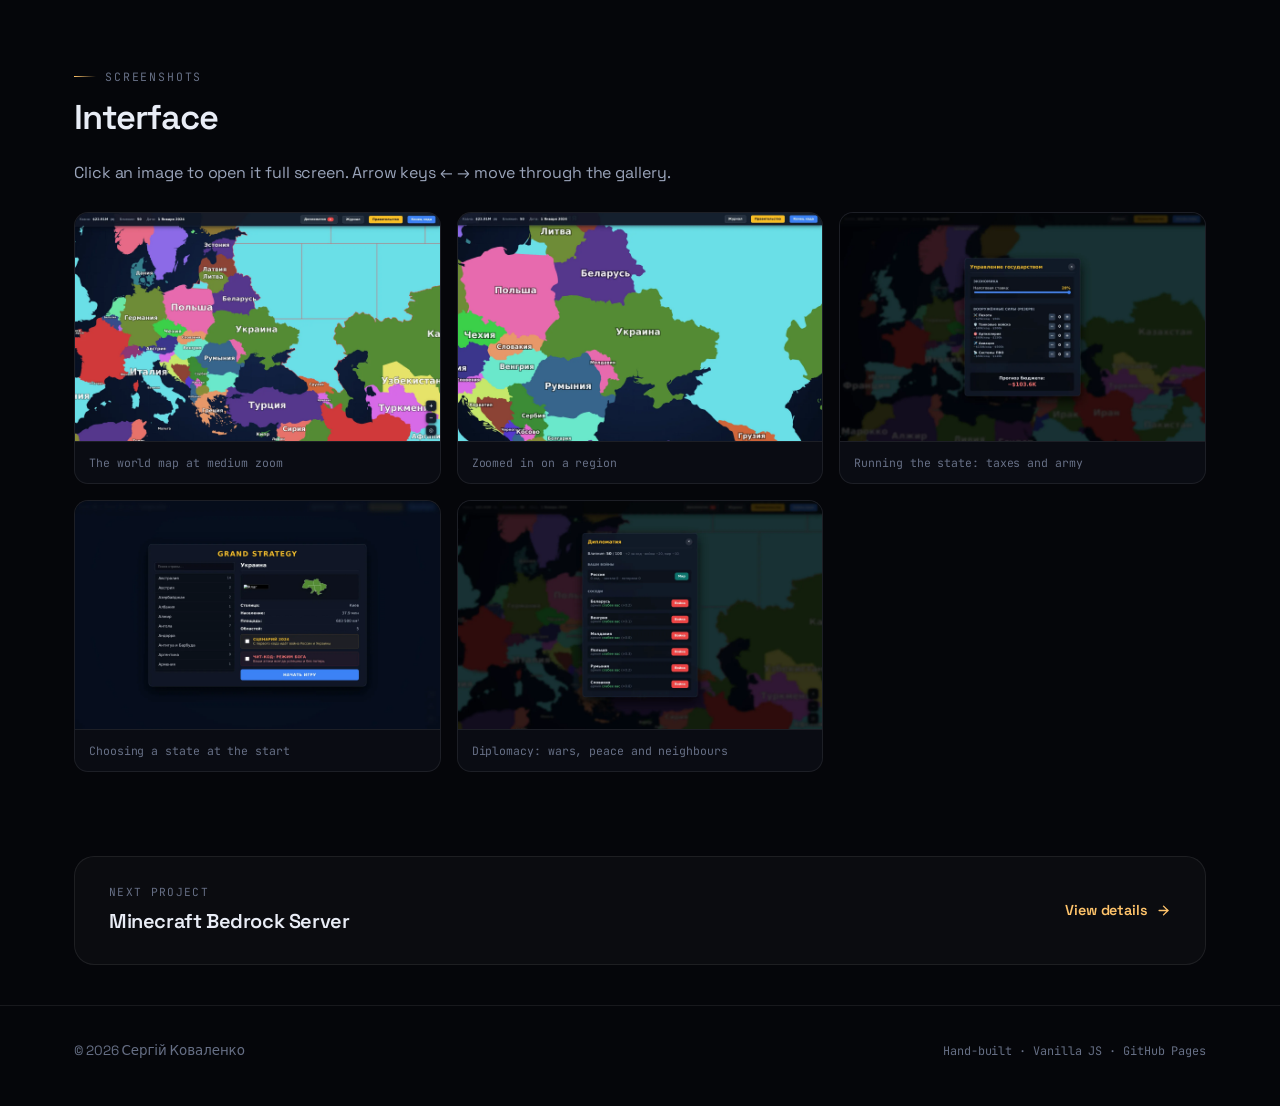
<file: politics.html>
<!DOCTYPE html>
<html lang="uk" data-accent="amber">
<head>
<meta charset="UTF-8">
<meta name="viewport" content="width=device-width, initial-scale=1">
<title>Grand Strategy — світова політична й економічна стратегія | Сергій Коваленко</title>
<meta name="description" content="180 країн, 799 областей, 1203 міста: ресурсна економіка, дипломатія, флот і мережеві партії на 2–4 гравців у браузері.">
<meta name="color-scheme" content="dark">
<meta name="theme-color" content="#05060a">
<meta property="og:type" content="article">
<meta property="og:title" content="Grand Strategy — політичний симулятор">
<meta property="og:description" content="180 країн, 799 областей, 1203 міста: ресурсна економіка, дипломатія, флот і мережеві партії на 2–4 гравців у браузері.">
<link rel="icon" href="assets/favicon.svg" type="image/svg+xml">
<link rel="preconnect" href="https://fonts.googleapis.com">
<link rel="preconnect" href="https://fonts.gstatic.com" crossorigin>
<link rel="stylesheet" href="https://fonts.googleapis.com/css2?family=Space+Grotesk:wght@400;500;600;700&family=JetBrains+Mono:wght@400;500&display=swap">
<link rel="stylesheet" href="assets/css/main.css?v=20261008b">
</head>
<body>

<a class="skip" href="#main" data-i18n="common.skip">Перейти до вмісту</a>

<div class="bg-layer" aria-hidden="true"></div>
<canvas id="bg-grid" aria-hidden="true"></canvas>

<svg width="0" height="0" style="position:absolute" aria-hidden="true">
  <symbol id="i-github" viewBox="0 0 24 24" fill="currentColor"><path d="M12 .5C5.4.5 0 5.9 0 12.6c0 5.3 3.4 9.8 8.2 11.4.6.1.8-.3.8-.6v-2.2c-3.3.7-4-1.6-4-1.6-.6-1.4-1.4-1.8-1.4-1.8-1.1-.8.1-.8.1-.8 1.2.1 1.9 1.3 1.9 1.3 1.1 1.9 2.9 1.4 3.6 1 .1-.8.4-1.4.8-1.7-2.7-.3-5.5-1.4-5.5-6 0-1.3.5-2.4 1.2-3.2-.1-.3-.5-1.5.1-3.2 0 0 1-.3 3.3 1.2a11.5 11.5 0 0 1 6 0C17.6 4.9 18.6 5.2 18.6 5.2c.7 1.7.2 2.9.1 3.2.8.8 1.2 1.9 1.2 3.2 0 4.6-2.8 5.7-5.5 6 .4.4.8 1.1.8 2.3v3.4c0 .3.2.7.8.6A12.1 12.1 0 0 0 24 12.6C24 5.9 18.6.5 12 .5z"/></symbol>
  <symbol id="i-ext" viewBox="0 0 24 24" fill="none" stroke="currentColor" stroke-width="2" stroke-linecap="round" stroke-linejoin="round"><path d="M18 13v6a2 2 0 0 1-2 2H5a2 2 0 0 1-2-2V8a2 2 0 0 1 2-2h6"/><polyline points="15 3 21 3 21 9"/><line x1="10" y1="14" x2="21" y2="3"/></symbol>
  <symbol id="i-arrow" viewBox="0 0 24 24" fill="none" stroke="currentColor" stroke-width="2.2" stroke-linecap="round" stroke-linejoin="round"><line x1="5" y1="12" x2="19" y2="12"/><polyline points="12 5 19 12 12 19"/></symbol>
  <symbol id="i-back" viewBox="0 0 24 24" fill="none" stroke="currentColor" stroke-width="2.2" stroke-linecap="round" stroke-linejoin="round"><line x1="19" y1="12" x2="5" y2="12"/><polyline points="12 19 5 12 12 5"/></symbol>
  <symbol id="i-close" viewBox="0 0 24 24" fill="none" stroke="currentColor" stroke-width="2.2" stroke-linecap="round"><line x1="18" y1="6" x2="6" y2="18"/><line x1="6" y1="6" x2="18" y2="18"/></symbol>
  <symbol id="i-chev-l" viewBox="0 0 24 24" fill="none" stroke="currentColor" stroke-width="2.2" stroke-linecap="round" stroke-linejoin="round"><polyline points="15 18 9 12 15 6"/></symbol>
  <symbol id="i-chev-r" viewBox="0 0 24 24" fill="none" stroke="currentColor" stroke-width="2.2" stroke-linecap="round" stroke-linejoin="round"><polyline points="9 18 15 12 9 6"/></symbol>
</svg>

<header class="nav" id="nav">
  <div class="shell nav-in">
    <a class="brand" href="index.html">
      <span class="brand-mark">SK</span>
      <span class="brand-txt">Сергій Коваленко<small data-i18n="common.role">Software Engineer</small></span>
    </a>
    <nav class="nav-links" aria-label="Основна навігація">
      <a href="index.html#projects" data-i18n="nav.projects">Проєкти</a>
      <a href="index.html#stack" data-i18n="nav.stack">Стек</a>
      <a href="index.html#about" data-i18n="nav.about">Про мене</a>
      <a href="index.html#contact" data-i18n="nav.contact">Контакти</a>
    </nav>
    <div class="nav-tools">
      <button class="kbd-btn" data-cmdk-open type="button" aria-haspopup="dialog">
        <span data-i18n="nav.search">Пошук</span><kbd>⌘K</kbd>
      </button>
      <div class="lang" role="group" aria-label="Мова / Language">
        <button type="button" data-lang="uk" aria-pressed="true">UA</button>
        <button type="button" data-lang="en" aria-pressed="false">EN</button>
      </div>
    </div>
  </div>
  <div class="scroll-bar" id="scroll-bar" aria-hidden="true"></div>
</header>

<main id="main">

  <section class="p-hero shell">
    <a class="crumb" href="index.html#projects">
      <svg><use href="#i-back"></use></svg>
      <span data-i18n="common.back">Усі проєкти</span>
    </a>

    <span class="status status-live" data-i18n="common.live">Працює</span>
    <h1 class="p-title">Grand Strategy</h1>
    <p class="p-tag" data-i18n="politics.tag">Покрокова політична й економічна стратегія на карті світу. Поточні дані містять 180 країн, 799 областей і 1203 міста. Керуйте ресурсами, бюджетом, боргом, дипломатією, армією та флотом; грайте самостійно або на 2–4 учасників.</p>

    <div class="p-cta">
      <a class="btn btn-primary" href="https://kovalenkoserhii2107-maker.github.io/Politics-Game/" target="_blank" rel="noopener">
        <svg><use href="#i-ext"></use></svg>
        <span data-i18n="politics.cta">Грати в браузері</span>
      </a>
      <a class="btn btn-ghost" href="https://github.com/kovalenkoserhii2107-maker/Politics-Game" target="_blank" rel="noopener">
        <svg><use href="#i-github"></use></svg>
        <span data-i18n="common.source">Код на GitHub</span>
      </a>
    </div>

    <dl class="meta-grid" data-reveal>
      <div><dt data-i18n="common.m.type">Тип</dt><dd data-i18n="politics.m.type">Покрокова стратегія</dd></div>
      <div><dt data-i18n="common.m.stack">Стек</dt><dd>Vanilla JS · SVG · Node.js</dd></div>
      <div><dt data-i18n="politics.m.world">Світ</dt><dd data-i18n="politics.m.worldv">180 країн · 799 областей</dd></div>
      <div><dt data-i18n="politics.m.cities">Міста</dt><dd data-i18n="politics.m.citiesv">1203 у довіднику</dd></div>
      <div><dt data-i18n="common.m.cx">Складність</dt><dd><span class="cx" aria-hidden="true"><i class="on"></i><i class="on"></i><i class="on"></i><i></i><i></i></span> 3 / 5</dd></div>
    </dl>
  </section>

  <nav class="subnav" aria-label="Розділи сторінки">
    <div class="shell">
      <ul>
        <li><a href="#overview" data-i18n="common.s.overview">Огляд</a></li>
        <li><a href="#features" data-i18n="common.s.features">Механіки</a></li>
        <li><a href="#arch" data-i18n="common.s.arch">Архітектура</a></li>
        <li><a href="#shots" data-i18n="common.s.shots">Скріншоти</a></li>
      </ul>
    </div>
  </nav>

  <section class="block" id="overview">
    <div class="shell">
      <span class="eyebrow" data-i18n="common.s.overview">Огляд</span>
      <h2 data-i18n="politics.o.h">Найцікавіше тут — карта</h2>
      <div class="prose" data-reveal>
        <p data-i18n="politics.o.p1">Ігрова карта світу зазвичай або малюється дизайнером, або береться готовою. Тут вона <strong>обчислюється</strong>: офлайн-генератор на Node.js бере геометрію країн із Natural Earth, ріже кожну державу сіткою квадратів і обрізає шматки по державному кордону.</p>
        <p data-i18n="politics.o.p2">Кількість областей залежить від площі за формулою <code>N = clamp(round(20 · (S / S_max) ^ 0.4145), 1, 20)</code>. Опорні точки правила підібрані так, щоб велика держава отримала 20 областей, Україна — 5, Молдова — 2, а мікродержава — одну.</p>
        <p data-i18n="politics.o.p3">Дрібні шматки, менші за 30% середньої площі, приклеюються до сусіда з найдовшим спільним кордоном. Назви областей беруться від найбільшого міста всередині; якщо міст немає — за стороною світу, причому сектор 3×3 гарантує, що назви не повторяться.</p>
        <p data-i18n="politics.o.p4">Сусідство рахується по геометрії: спільний сухопутний кордон плюс морські переправи коротші за 120 км. Генератор детермінований — однаковий вхід завжди дає однаковий вихід, тому карту можна перезбирати без сюрпризів.</p>
      </div>
      <div class="chip-row" style="margin-top:26px">
        <span class="chip">Vanilla JS (ES Modules)</span>
        <span class="chip" data-i18n="chip.svgrender">SVG-рендеринг</span>
        <span class="chip">Web Mercator</span>
        <span class="chip">Natural Earth 1:50m</span>
        <span class="chip" data-i18n="chip.nodegen">Node.js (генератор)</span>
        <span class="chip">GitHub Pages</span>
      </div>
    </div>
  </section>

  <section class="block" id="features">
    <div class="shell">
      <span class="eyebrow" data-i18n="common.s.features">Механіки</span>
      <h2 data-i18n="politics.f.h">Що всередині</h2>
      <div class="feat">
        <article class="card feat-item" data-reveal>
          <span class="feat-num">01</span>
          <h3 data-i18n="politics.f1.t">Згенерована карта світу</h3>
          <p data-i18n="politics.f1.p">799 областей із геометрії 180 країн; морська карта містить 513 зон. Географічні дані й сусідство готуються офлайн, а у браузері працює власний рушій відображення.</p>
        </article>
        <article class="card feat-item" data-reveal style="--d:70ms">
          <span class="feat-num">02</span>
          <h3 data-i18n="politics.f2.t">Власний рушій рендерингу</h3>
          <p data-i18n="politics.f2.p">Камера з панорамуванням, зумом колесом і жестом pinch, підписи країн із масштабуванням за рівнем наближення, маркери армій — усе без картографічних бібліотек.</p>
        </article>
        <article class="card feat-item" data-reveal style="--d:140ms">
          <span class="feat-num">03</span>
          <h3 data-i18n="politics.f3.t">Ресурси, бюджет і борг</h3>
          <p data-i18n="politics.f3.p">Їжа, енергія й товари виробляються, споживаються та торгуються на спільному ігровому ринку. Фінансове вікно порівнює прогноз із фактом; доступні облігації, програми МВФ і банківські кредити.</p>
        </article>
        <article class="card feat-item" data-reveal style="--d:210ms">
          <span class="feat-num">04</span>
          <h3 data-i18n="politics.f4.t">Армія, морський флот і протоки</h3>
          <p data-i18n="politics.f4.p">Сухопутні й відкриті дослідженнями роди військ, верфі та кораблі. Флот переходить між морськими зонами, підтримує прибережні бої й блокує порти; власники проток можуть обмежувати прохід і стягувати плату.</p>
        </article>
        <article class="card feat-item" data-reveal style="--d:280ms">
          <span class="feat-num">05</span>
          <h3 data-i18n="politics.f5.t">Хід і накази</h3>
          <p data-i18n="politics.f5.p">Марш, атака, скасування наказу — усе накопичується у журналі та розв'язується одночасно наприкінці ходу, як у класичних покрокових стратегіях.</p>
        </article>
        <article class="card feat-item" data-reveal style="--d:350ms">
          <span class="feat-num">06</span>
          <h3 data-i18n="politics.f6.t">Міста й географічні дані</h3>
          <p data-i18n="politics.f6.p">1203 міста з координатами й населенням використовуються для назв областей і відображення світу. Економіка також враховує відмінності країн і географію морської торгівлі.</p>
        </article>
        <article class="card feat-item" data-reveal style="--d:0ms">
          <span class="feat-num">07</span>
          <h3 data-i18n="politics.f7.t">Комп’ютерні країни</h3>
          <p data-i18n="politics.f7.p">Перед розв’язанням ходу ІІ кладе свої накази в ті самі черги, що й гравець, тож бій, марш і набір для всіх рахуються одним кодом. Думають лише ті, кому це потрібно: воюючі країни й сусіди гравця. Війни між ІІ обмежені — взяли п’яту частину земель, і мир.</p>
        </article>
        <article class="card feat-item" data-reveal style="--d:70ms">
          <span class="feat-num">08</span>
          <h3 data-i18n="politics.f8.t">Дипломатія й «Сценарій 2024»</h3>
          <p data-i18n="politics.f8.p">Договори, союзи, данина, допомога, ООН із голосуванням та санкціями й ядерне стримування. «Сценарій 2024» починається з війни Росії проти України; мирний сценарій стартує без неї.</p>
        </article>
        <article class="card feat-item" data-reveal style="--d:140ms">
          <span class="feat-num">09</span>
          <h3 data-i18n="politics.f9.t">Спільна гра й збереження</h3>
          <p data-i18n="politics.f9.p">На одному пристрої можна грати на 2–4 учасників; мережевий режим використовує PeerJS і хост у браузері одного гравця. Є одночасний хід, чат, експорт та імпорт збережень і маніфест для встановлення на телефон.</p>
        </article>
      </div>
    </div>
  </section>

  <section class="block" id="arch">
    <div class="shell">
      <span class="eyebrow" data-i18n="common.s.arch">Архітектура</span>
      <h2 data-i18n="politics.a.h">Як це влаштовано</h2>
      <div class="prose" style="margin-bottom:26px" data-reveal>
        <p data-i18n="politics.a.p">Репозиторій поділений навпіл: <code>js/</code> — це рушій, який вантажиться у браузер, а <code>tools/</code> — офлайн-генератор на Node.js, який один раз перемелює географічні дані у статичні довідники. Файли в <code>js/data/</code> згенеровані й ніколи не правляться руками.</p>
      </div>
      <div class="code-panel" data-reveal>
        <div class="code-head">Politics-Game / <span data-i18n="politics.a.tree">структура репозиторію</span></div>
<pre data-i18n="politics.a.pre"><b>index.html</b>           <i>інтерфейс і старт партії</i>
<b>js/</b>
  GameData.js           <i>стан світу й правила</i>
  Economy.js            <i>їжа, енергія, товари, ринок</i>
  Finance.js, Credit.js <i>бюджет, борг, прогноз і факт</i>
  Navy.js, Shipping.js  <i>флот, порти, протоки</i>
  Diplomacy.js          <i>відносини й договори</i>
  Council.js, Nuclear.js <i>ООН і ядерне стримування</i>
  Net.js                <i>PeerJS і спільний хід</i>
  AI.js                 <i>комп’ютерні держави</i>
  MapEngine.js          <i>карта й камера</i>
  data/
    CountriesDB.js      <i>180 країн</i>
    RegionsDB.js        <i>799 областей</i>
    CitiesDB.js         <i>1203 міста</i>
    SeasDB.js           <i>513 морських зон</i>
<b>tools/</b>                <i>генерація географічних даних</i>
<b>tests/</b>                <i>ігрова логіка й ресурси</i></pre>
      </div>
    </div>
  </section>

  <section class="block" id="shots">
    <div class="shell">
      <span class="eyebrow" data-i18n="common.s.shots">Скріншоти</span>
      <h2 data-i18n="common.shots.h">Інтерфейс</h2>
      <p class="prose" style="margin-bottom:26px" data-i18n="common.shots.hint">Натисніть на зображення, щоб відкрити його на весь екран. Стрілки ← → гортають галерею.</p>
      <div class="gal" data-reveal>
        <figure>
          <img src="assets/screens/politics-map.webp" alt="Політична карта Європи та Азії з підписами держав" loading="lazy" width="1600" height="1000">
          <figcaption data-i18n="politics.g1">Карта світу на середньому зумі</figcaption>
        </figure>
        <figure>
          <img src="assets/screens/politics-region.webp" alt="Наближений вигляд карти: Україна та сусідні держави" loading="lazy" width="1600" height="1000">
          <figcaption data-i18n="politics.g2">Наближення до регіону</figcaption>
        </figure>
        <figure>
          <img src="assets/screens/politics-gov.webp" alt="Модальне вікно управління державою: податкова ставка, армія, прогноз бюджету" loading="lazy" width="1600" height="1000">
          <figcaption data-i18n="politics.g3">Управління державою: податки й армія</figcaption>
        </figure>
        <figure>
          <img src="assets/screens/politics-menu.webp" alt="Стартовий екран із вибором держави та її статистикою" loading="lazy" width="1600" height="1000">
          <figcaption data-i18n="politics.g4">Вибір держави на старті</figcaption>
        </figure>
        <figure>
          <img src="assets/screens/politics-diplomacy.webp" alt="Вікно дипломатії: поточні війни, мир і сусіди з порівнянням армій" loading="lazy" width="1600" height="1000">
          <figcaption data-i18n="politics.g5">Дипломатія: війни, мир і сусіди</figcaption>
        </figure>
      </div>
    </div>
  </section>

  <div class="shell">
    <a class="card next-strip stretch" href="minecraft.html" data-reveal>
      <span>
        <small data-i18n="common.next">Наступний проєкт</small>
        <strong>Minecraft Bedrock Server</strong>
      </span>
      <span class="link-arrow"><span data-i18n="common.more">Детальніше</span> <svg><use href="#i-arrow"></use></svg></span>
    </a>
  </div>

</main>

<footer class="foot">
  <div class="shell foot-in">
    <span>© <span id="year">2026</span> Сергій Коваленко</span>
    <span class="foot-meta" data-i18n="foot.meta">Зроблено вручну · Vanilla JS · GitHub Pages</span>
  </div>
</footer>

<div class="cmdk" id="cmdk" role="dialog" aria-modal="true" aria-label="Навігація">
  <div class="cmdk-box">
    <input class="cmdk-input" id="cmdk-input" type="text" autocomplete="off" spellcheck="false" placeholder="Куди йдемо?" data-i18n-attr="placeholder:cmd.ph">
    <ul class="cmdk-list" id="cmdk-list" role="listbox"></ul>
    <div class="cmdk-foot">
      <span>↑↓ <span data-i18n="cmd.nav">навігація</span></span>
      <span>↵ <span data-i18n="cmd.open">відкрити</span></span>
      <span>esc <span data-i18n="cmd.close">закрити</span></span>
    </div>
  </div>
</div>

<script src="assets/js/i18n.js?v=20261011a"></script>
<script src="assets/js/app.js?v=20261008c"></script>
</body>
</html>
</file>
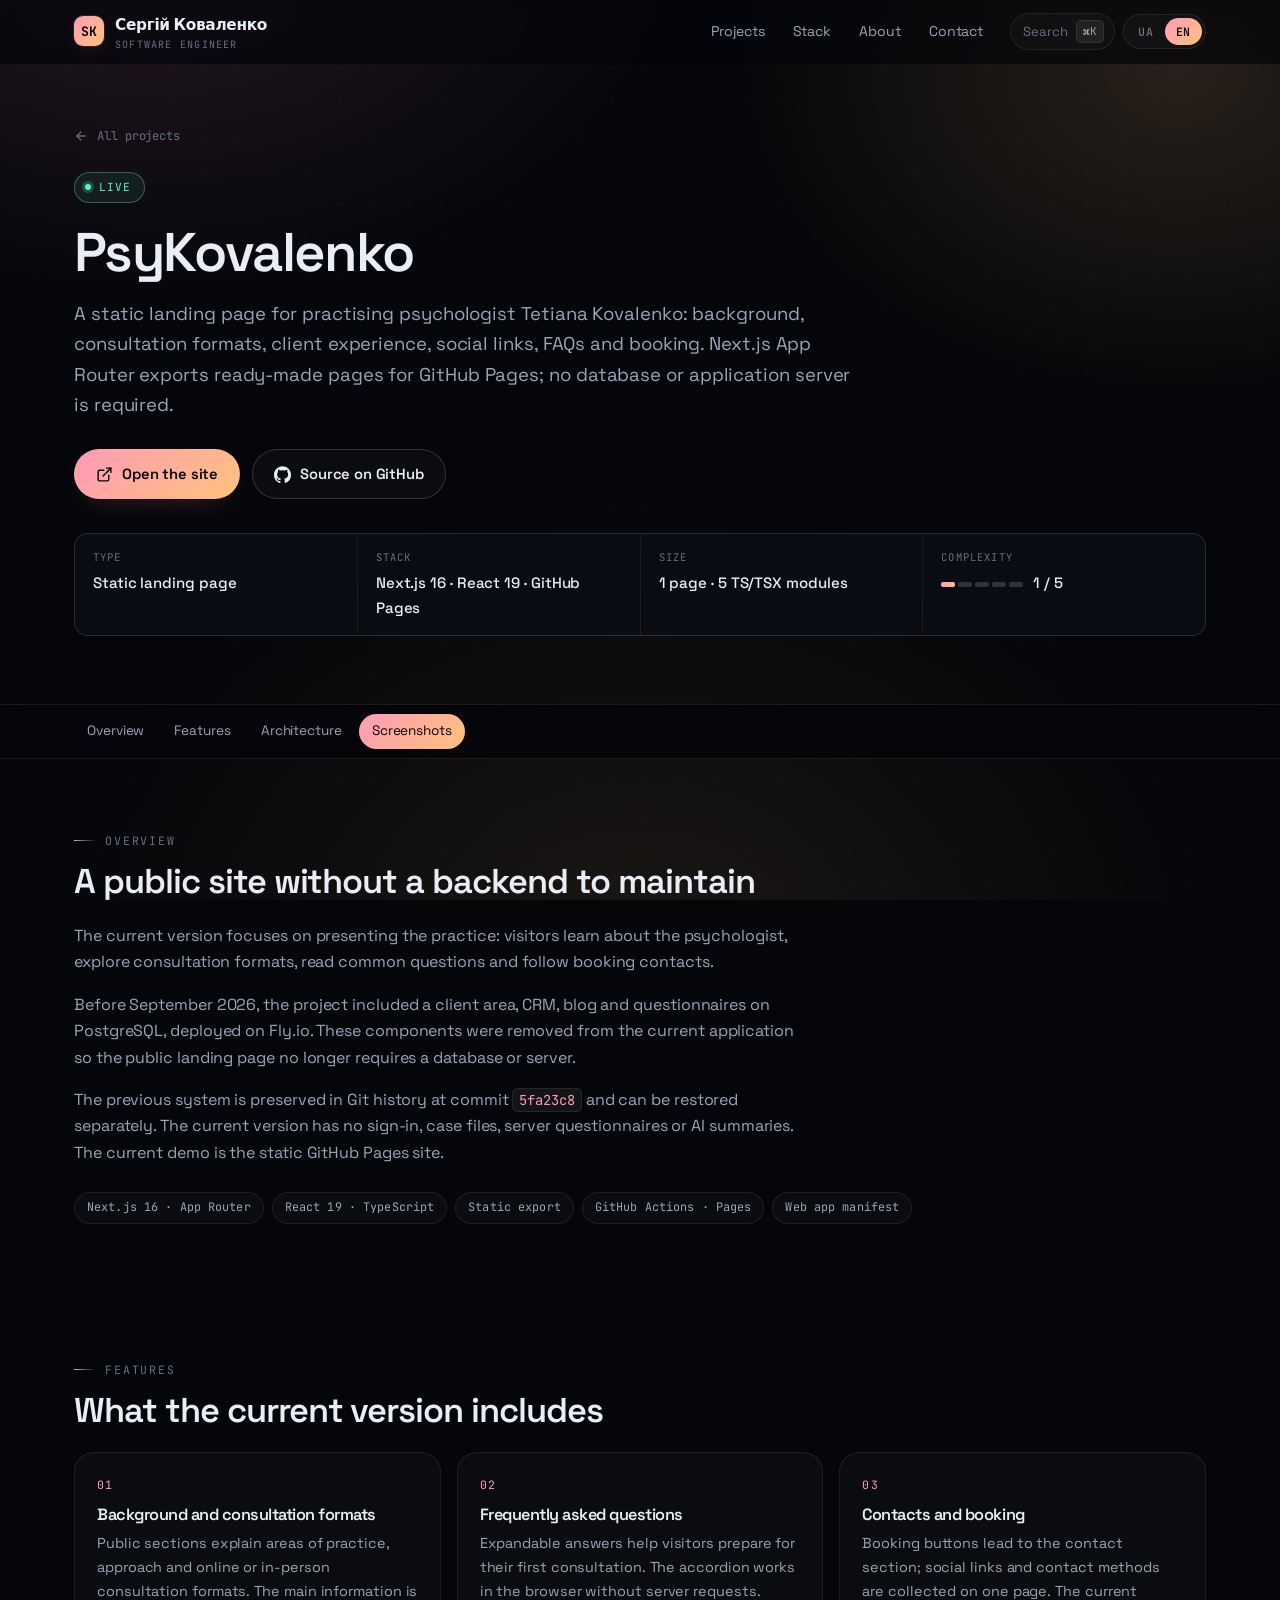
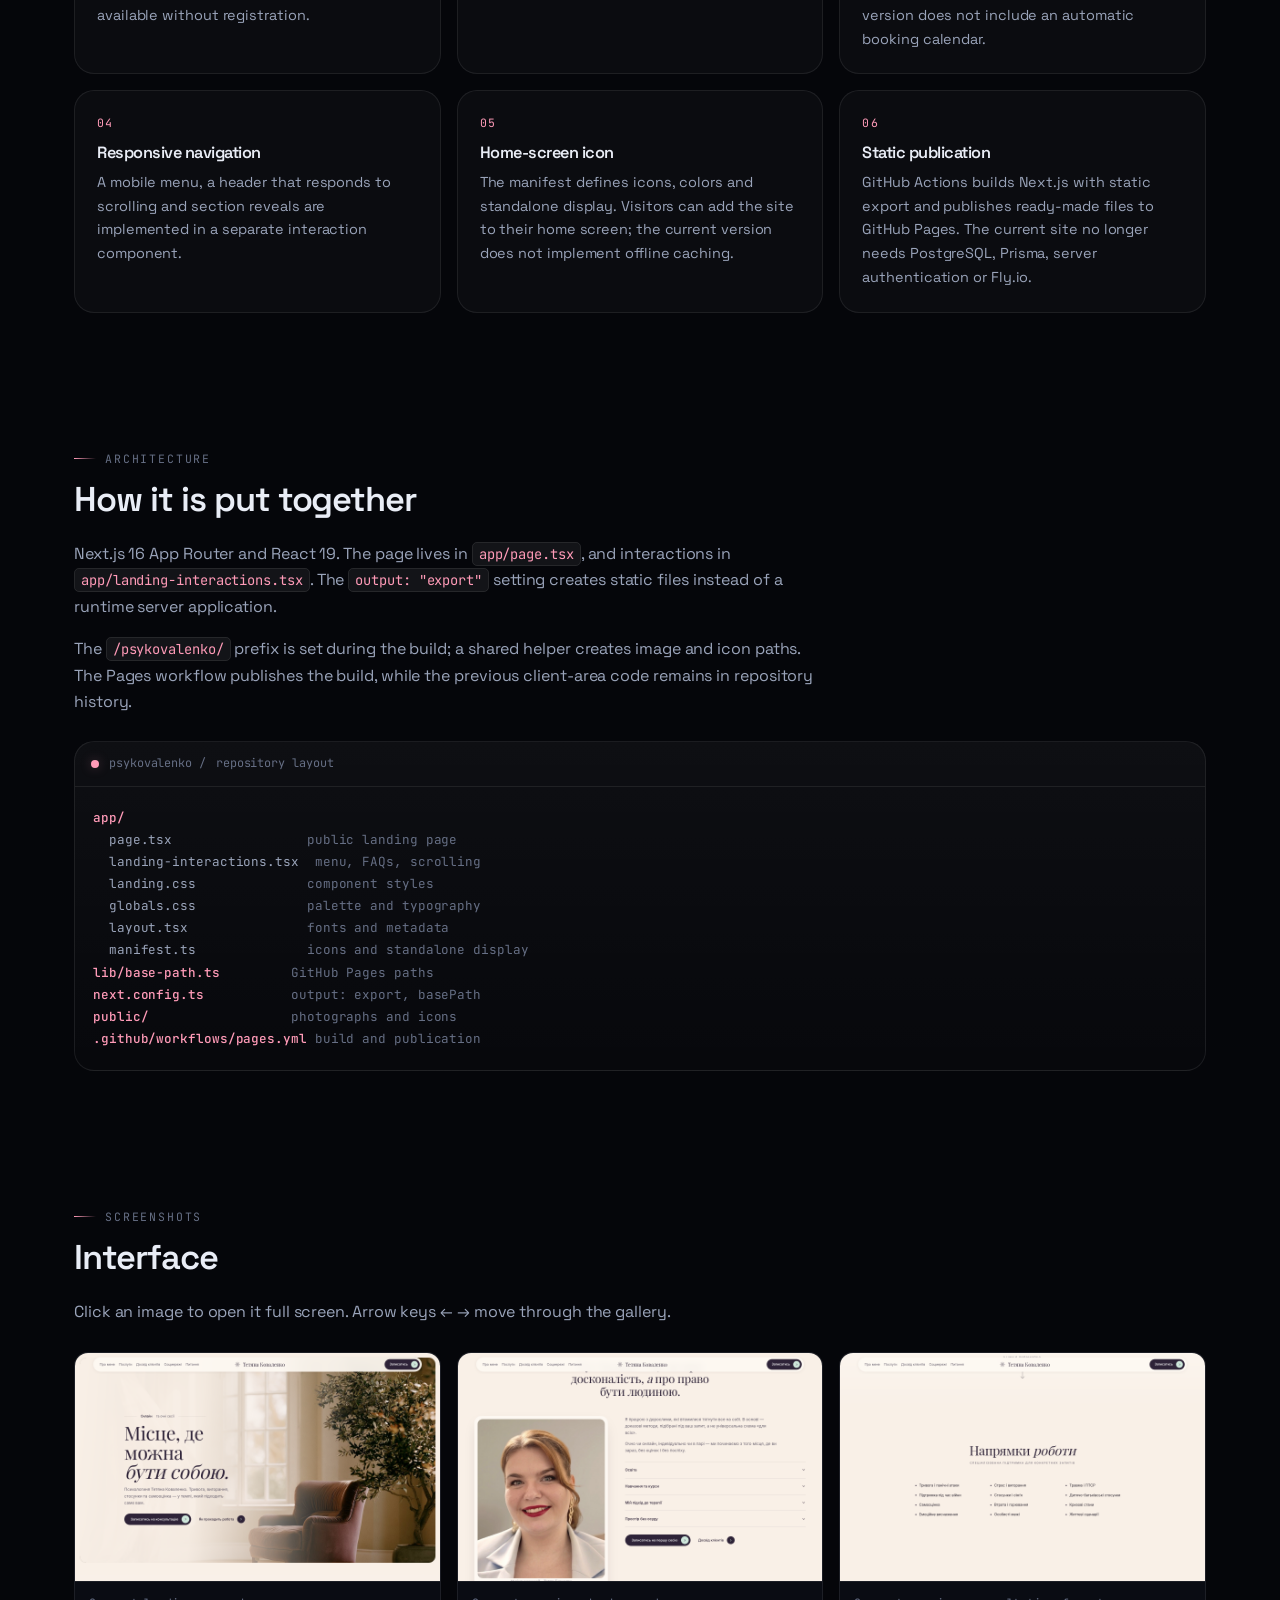
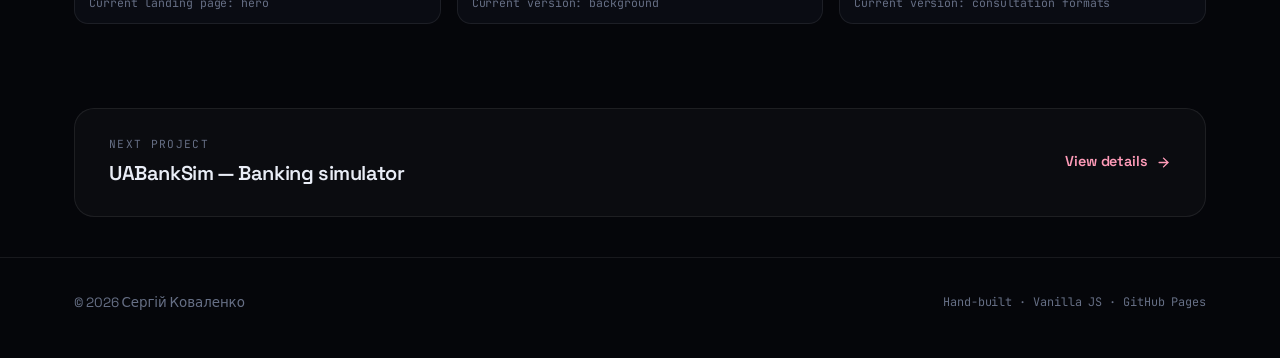
<file: psy.html>
<!DOCTYPE html>
<html lang="uk" data-accent="rose">
<head>
<meta charset="UTF-8">
<meta name="viewport" content="width=device-width, initial-scale=1">
<title>PsyKovalenko — статичний лендинг психологині | Сергій Коваленко</title>
<meta name="description" content="Статичний лендинг психологині на Next.js і React: консультації, FAQ та контакти. Експорт на GitHub Pages; попередній кабінет збережений в історії Git.">
<meta name="color-scheme" content="dark">
<meta name="theme-color" content="#05060a">
<meta property="og:type" content="article">
<meta property="og:title" content="PsyKovalenko — сайт і кабінет психологині">
<meta property="og:description" content="Статичний лендинг психологині на Next.js і React: консультації, FAQ та контакти. Експорт на GitHub Pages; попередній кабінет збережений в історії Git.">
<link rel="icon" href="assets/favicon.svg" type="image/svg+xml">
<link rel="preconnect" href="https://fonts.googleapis.com">
<link rel="preconnect" href="https://fonts.gstatic.com" crossorigin>
<link rel="stylesheet" href="https://fonts.googleapis.com/css2?family=Space+Grotesk:wght@400;500;600;700&family=JetBrains+Mono:wght@400;500&display=swap">
<link rel="stylesheet" href="assets/css/main.css?v=20261008b">
</head>
<body>

<a class="skip" href="#main" data-i18n="common.skip">Перейти до вмісту</a>

<div class="bg-layer" aria-hidden="true"></div>
<canvas id="bg-grid" aria-hidden="true"></canvas>

<svg width="0" height="0" style="position:absolute" aria-hidden="true">
  <symbol id="i-github" viewBox="0 0 24 24" fill="currentColor"><path d="M12 .5C5.4.5 0 5.9 0 12.6c0 5.3 3.4 9.8 8.2 11.4.6.1.8-.3.8-.6v-2.2c-3.3.7-4-1.6-4-1.6-.6-1.4-1.4-1.8-1.4-1.8-1.1-.8.1-.8.1-.8 1.2.1 1.9 1.3 1.9 1.3 1.1 1.9 2.9 1.4 3.6 1 .1-.8.4-1.4.8-1.7-2.7-.3-5.5-1.4-5.5-6 0-1.3.5-2.4 1.2-3.2-.1-.3-.5-1.5.1-3.2 0 0 1-.3 3.3 1.2a11.5 11.5 0 0 1 6 0C17.6 4.9 18.6 5.2 18.6 5.2c.7 1.7.2 2.9.1 3.2.8.8 1.2 1.9 1.2 3.2 0 4.6-2.8 5.7-5.5 6 .4.4.8 1.1.8 2.3v3.4c0 .3.2.7.8.6A12.1 12.1 0 0 0 24 12.6C24 5.9 18.6.5 12 .5z"/></symbol>
  <symbol id="i-ext" viewBox="0 0 24 24" fill="none" stroke="currentColor" stroke-width="2" stroke-linecap="round" stroke-linejoin="round"><path d="M18 13v6a2 2 0 0 1-2 2H5a2 2 0 0 1-2-2V8a2 2 0 0 1 2-2h6"/><polyline points="15 3 21 3 21 9"/><line x1="10" y1="14" x2="21" y2="3"/></symbol>
  <symbol id="i-arrow" viewBox="0 0 24 24" fill="none" stroke="currentColor" stroke-width="2.2" stroke-linecap="round" stroke-linejoin="round"><line x1="5" y1="12" x2="19" y2="12"/><polyline points="12 5 19 12 12 19"/></symbol>
  <symbol id="i-back" viewBox="0 0 24 24" fill="none" stroke="currentColor" stroke-width="2.2" stroke-linecap="round" stroke-linejoin="round"><line x1="19" y1="12" x2="5" y2="12"/><polyline points="12 19 5 12 12 5"/></symbol>
  <symbol id="i-close" viewBox="0 0 24 24" fill="none" stroke="currentColor" stroke-width="2.2" stroke-linecap="round"><line x1="18" y1="6" x2="6" y2="18"/><line x1="6" y1="6" x2="18" y2="18"/></symbol>
  <symbol id="i-chev-l" viewBox="0 0 24 24" fill="none" stroke="currentColor" stroke-width="2.2" stroke-linecap="round" stroke-linejoin="round"><polyline points="15 18 9 12 15 6"/></symbol>
  <symbol id="i-chev-r" viewBox="0 0 24 24" fill="none" stroke="currentColor" stroke-width="2.2" stroke-linecap="round" stroke-linejoin="round"><polyline points="9 18 15 12 9 6"/></symbol>
</svg>

<header class="nav" id="nav">
  <div class="shell nav-in">
    <a class="brand" href="index.html">
      <span class="brand-mark">SK</span>
      <span class="brand-txt">Сергій Коваленко<small data-i18n="common.role">Software Engineer</small></span>
    </a>
    <nav class="nav-links" aria-label="Основна навігація">
      <a href="index.html#projects" data-i18n="nav.projects">Проєкти</a>
      <a href="index.html#stack" data-i18n="nav.stack">Стек</a>
      <a href="index.html#about" data-i18n="nav.about">Про мене</a>
      <a href="index.html#contact" data-i18n="nav.contact">Контакти</a>
    </nav>
    <div class="nav-tools">
      <button class="kbd-btn" data-cmdk-open type="button" aria-haspopup="dialog">
        <span data-i18n="nav.search">Пошук</span><kbd>⌘K</kbd>
      </button>
      <div class="lang" role="group" aria-label="Мова / Language">
        <button type="button" data-lang="uk" aria-pressed="true">UA</button>
        <button type="button" data-lang="en" aria-pressed="false">EN</button>
      </div>
    </div>
  </div>
  <div class="scroll-bar" id="scroll-bar" aria-hidden="true"></div>
</header>

<main id="main">

  <section class="p-hero shell">
    <a class="crumb" href="index.html#projects">
      <svg><use href="#i-back"></use></svg>
      <span data-i18n="common.back">Усі проєкти</span>
    </a>

    <span class="status status-live" data-i18n="common.live">Працює</span>
    <h1 class="p-title">PsyKovalenko</h1>
    <p class="p-tag" data-i18n="psy.tag">Статичний лендинг практикуючої психологині Тетяни Коваленко: про фахівчиню, формати консультацій, досвід клієнтів, соціальні мережі, питання й запис. Next.js з App Router експортує готові сторінки для GitHub Pages; база даних і сервер застосунку не потрібні.</p>

    <div class="p-cta">
      <a class="btn btn-primary" href="https://kovalenkoserhii2107-maker.github.io/psykovalenko/" target="_blank" rel="noopener">
        <svg><use href="#i-ext"></use></svg>
        <span data-i18n="psy.cta">Відкрити сайт</span>
      </a>
      <a class="btn btn-ghost" href="https://github.com/kovalenkoserhii2107-maker/psykovalenko" target="_blank" rel="noopener">
        <svg><use href="#i-github"></use></svg>
        <span data-i18n="common.source">Код на GitHub</span>
      </a>
    </div>

    <dl class="meta-grid" data-reveal>
      <div><dt data-i18n="common.m.type">Тип</dt><dd data-i18n="psy.m.type">Статичний лендинг</dd></div>
      <div><dt data-i18n="common.m.stack">Стек</dt><dd>Next.js 16 · React 19 · GitHub Pages</dd></div>
      <div><dt data-i18n="common.m.scale">Обсяг</dt><dd data-i18n="psy.m.scale">1 сторінка · 5 модулів TS/TSX</dd></div>
      <div><dt data-i18n="common.m.cx">Складність</dt><dd><span class="cx" aria-hidden="true"><i class="on"></i><i></i><i></i><i></i><i></i></span> 1 / 5</dd></div>
    </dl>
  </section>

  <nav class="subnav" aria-label="Розділи сторінки">
    <div class="shell">
      <ul>
        <li><a href="#overview" data-i18n="common.s.overview">Огляд</a></li>
        <li><a href="#features" data-i18n="common.s.features">Можливості</a></li>
        <li><a href="#arch" data-i18n="common.s.arch">Архітектура</a></li>
        <li><a href="#shots" data-i18n="common.s.shots">Скріншоти</a></li>
      </ul>
    </div>
  </nav>

  <section class="block" id="overview">
    <div class="shell">
      <span class="eyebrow" data-i18n="common.s.overview">Огляд</span>
      <h2 data-i18n="psy.o.h">Публічний сайт без витрат на бекенд</h2>
      <div class="prose" data-reveal>
        <p data-i18n="psy.o.p1">Поточна версія зосереджена на публічній презентації практики: відвідувач знайомиться з психологинею, переглядає формати роботи, читає відповіді на поширені питання й переходить до контактів для запису.</p>
        <p data-i18n="psy.o.p2">До вересня 2026 року проєкт мав кабінет клієнта, CRM, блог і анкети на PostgreSQL із розгортанням на Fly.io. Ці частини прибрано з поточного застосунку, щоб не утримувати базу й сервер заради публічного лендинга.</p>
        <p data-i18n="psy.o.p3">Попередня система збережена в історії Git у коміті <code>5fa23c8</code>. Її можна відновити окремо, але в поточній версії немає входу, картотеки, серверних анкет або AI-резюме. Актуальне демо — статичний сайт на GitHub Pages.</p>
      </div>
      <div class="chip-row" style="margin-top:26px">
        <span class="chip">Next.js 16 · App Router</span>
        <span class="chip">React 19 · TypeScript</span>
        <span class="chip">Static export</span>
        <span class="chip">GitHub Actions · Pages</span>
        <span class="chip">Web app manifest</span>
      </div>
    </div>
  </section>

  <section class="block" id="features">
    <div class="shell">
      <span class="eyebrow" data-i18n="common.s.features">Можливості</span>
      <h2 data-i18n="psy.f.h">Що є в поточній версії</h2>
      <div class="feat">
        <article class="card feat-item" data-reveal>
          <span class="feat-num">01</span>
          <h3 data-i18n="psy.f1.t">Про психологиню й формати роботи</h3>
          <p data-i18n="psy.f1.p">Публічні секції пояснюють напрямки роботи, підхід і формати онлайн та очних консультацій. Уся основна інформація доступна без реєстрації.</p>
        </article>
        <article class="card feat-item" data-reveal style="--d:70ms">
          <span class="feat-num">02</span>
          <h3 data-i18n="psy.f2.t">Відповіді на часті питання</h3>
          <p data-i18n="psy.f2.p">Акордеони з відповідями допомагають відвідувачу підготуватися до першої консультації. Розкриття питань працює на клієнті без звернень до сервера.</p>
        </article>
        <article class="card feat-item" data-reveal style="--d:140ms">
          <span class="feat-num">03</span>
          <h3 data-i18n="psy.f3.t">Контакти й запис</h3>
          <p data-i18n="psy.f3.p">Кнопки запису ведуть до контактного розділу; соціальні мережі й способи зв’язку зібрані на одній сторінці. Автоматичного календаря бронювання в поточній версії немає.</p>
        </article>
        <article class="card feat-item" data-reveal style="--d:210ms">
          <span class="feat-num">04</span>
          <h3 data-i18n="psy.f4.t">Адаптивна навігація</h3>
          <p data-i18n="psy.f4.p">Мобільне меню, шапка зі зміною стану при прокручуванні та поява блоків реалізовані в окремому компоненті взаємодії.</p>
        </article>
        <article class="card feat-item" data-reveal style="--d:280ms">
          <span class="feat-num">05</span>
          <h3 data-i18n="psy.f5.t">Значок на головному екрані</h3>
          <p data-i18n="psy.f5.p">Маніфест задає значки, колір і запуск в окремому вікні. Це можливість додати сайт на домашній екран; офлайн-кеш у поточній версії не реалізований.</p>
        </article>
        <article class="card feat-item" data-reveal style="--d:350ms">
          <span class="feat-num">06</span>
          <h3 data-i18n="psy.f6.t">Статична публікація</h3>
          <p data-i18n="psy.f6.p">GitHub Actions збирає Next.js зі статичним експортом і публікує готові файли на GitHub Pages. PostgreSQL, Prisma, серверна авторизація й Fly.io більше не потрібні для поточного сайту.</p>
        </article>
      </div>
    </div>
  </section>

  <section class="block" id="arch">
    <div class="shell">
      <span class="eyebrow" data-i18n="common.s.arch">Архітектура</span>
      <h2 data-i18n="psy.a.h">Як це влаштовано</h2>
      <div class="prose" style="margin-bottom:26px" data-reveal>
        <p data-i18n="psy.a.p1">Next.js 16 з App Router і React 19. Уся сторінка — в <code>app/page.tsx</code>, взаємодія — в <code>app/landing-interactions.tsx</code>. Налаштування <code>output: "export"</code> створює статичні файли замість серверного застосунку.</p>
        <p data-i18n="psy.a.p2">Префікс <code>/psykovalenko/</code> задається під час збірки; спільний helper формує шляхи до зображень і значків. Workflow Pages публікує результат збірки, а код попереднього кабінету лишається в історії репозиторію.</p>
      </div>
      <div class="code-panel" data-reveal>
        <div class="code-head">psykovalenko / <span data-i18n="psy.a.tree">структура репозиторію</span></div>
<pre data-i18n="psy.a.pre"><b>app/</b>
  page.tsx                 <i>публічний лендинг</i>
  landing-interactions.tsx  <i>меню, FAQ, прокручування</i>
  landing.css              <i>стилі компонентів</i>
  globals.css              <i>палітра й типографіка</i>
  layout.tsx               <i>шрифти й метадані</i>
  manifest.ts              <i>значки й standalone-режим</i>
<b>lib/base-path.ts</b>         <i>шляхи для GitHub Pages</i>
<b>next.config.ts</b>           <i>output: export, basePath</i>
<b>public/</b>                  <i>фотографії та значки</i>
<b>.github/workflows/pages.yml</b> <i>збірка й публікація</i></pre>
      </div>
    </div>
  </section>

  <section class="block" id="shots">
    <div class="shell">
      <span class="eyebrow" data-i18n="common.s.shots">Скріншоти</span>
      <h2 data-i18n="common.shots.h">Інтерфейс</h2>
      <p class="prose" style="margin-bottom:26px" data-i18n="common.shots.hint">Натисніть на зображення, щоб відкрити його на весь екран. Стрілки ← → гортають галерею.</p>
      <div class="gal" data-reveal>
        <figure>
          <img src="assets/screens/psy-landing-current.webp" alt="Поточний лендинг PsyKovalenko: головний екран" loading="lazy" width="1600" height="1000">
          <figcaption data-i18n="psy.g1">Поточний лендинг: головний екран</figcaption>
        </figure>
        <figure>
          <img src="assets/screens/psy-about-current.webp" alt="Поточний PsyKovalenko: про психологиню" loading="lazy" width="1600" height="1000">
          <figcaption data-i18n="psy.g2">Поточна версія: про психологиню</figcaption>
        </figure>
        <figure>
          <img src="assets/screens/psy-services-current.webp" alt="Поточний PsyKovalenko: формати консультацій" loading="lazy" width="1600" height="1000">
          <figcaption data-i18n="psy.g3">Поточна версія: формати консультацій</figcaption>
        </figure>
      </div>
    </div>
  </section>

  <div class="shell">
    <a class="card next-strip stretch" href="uabank.html" data-reveal>
      <span>
        <small data-i18n="common.next">Наступний проєкт</small>
        <strong>UABankSim — <span data-i18n="proj.bank.kick">Банківський симулятор</span></strong>
      </span>
      <span class="link-arrow"><span data-i18n="common.more">Детальніше</span> <svg><use href="#i-arrow"></use></svg></span>
    </a>
  </div>

</main>


<footer class="foot">
  <div class="shell foot-in">
    <span>© <span id="year">2026</span> Сергій Коваленко</span>
    <span class="foot-meta" data-i18n="foot.meta">Зроблено вручну · Vanilla JS · GitHub Pages</span>
  </div>
</footer>

<div class="cmdk" id="cmdk" role="dialog" aria-modal="true" aria-label="Навігація">
  <div class="cmdk-box">
    <input class="cmdk-input" id="cmdk-input" type="text" autocomplete="off" spellcheck="false" placeholder="Куди йдемо?" data-i18n-attr="placeholder:cmd.ph">
    <ul class="cmdk-list" id="cmdk-list" role="listbox"></ul>
    <div class="cmdk-foot">
      <span>↑↓ <span data-i18n="cmd.nav">навігація</span></span>
      <span>↵ <span data-i18n="cmd.open">відкрити</span></span>
      <span>esc <span data-i18n="cmd.close">закрити</span></span>
    </div>
  </div>
</div>

<script src="assets/js/i18n.js?v=20261011a"></script>
<script src="assets/js/app.js?v=20261008c"></script>
</body>
</html>
</file>
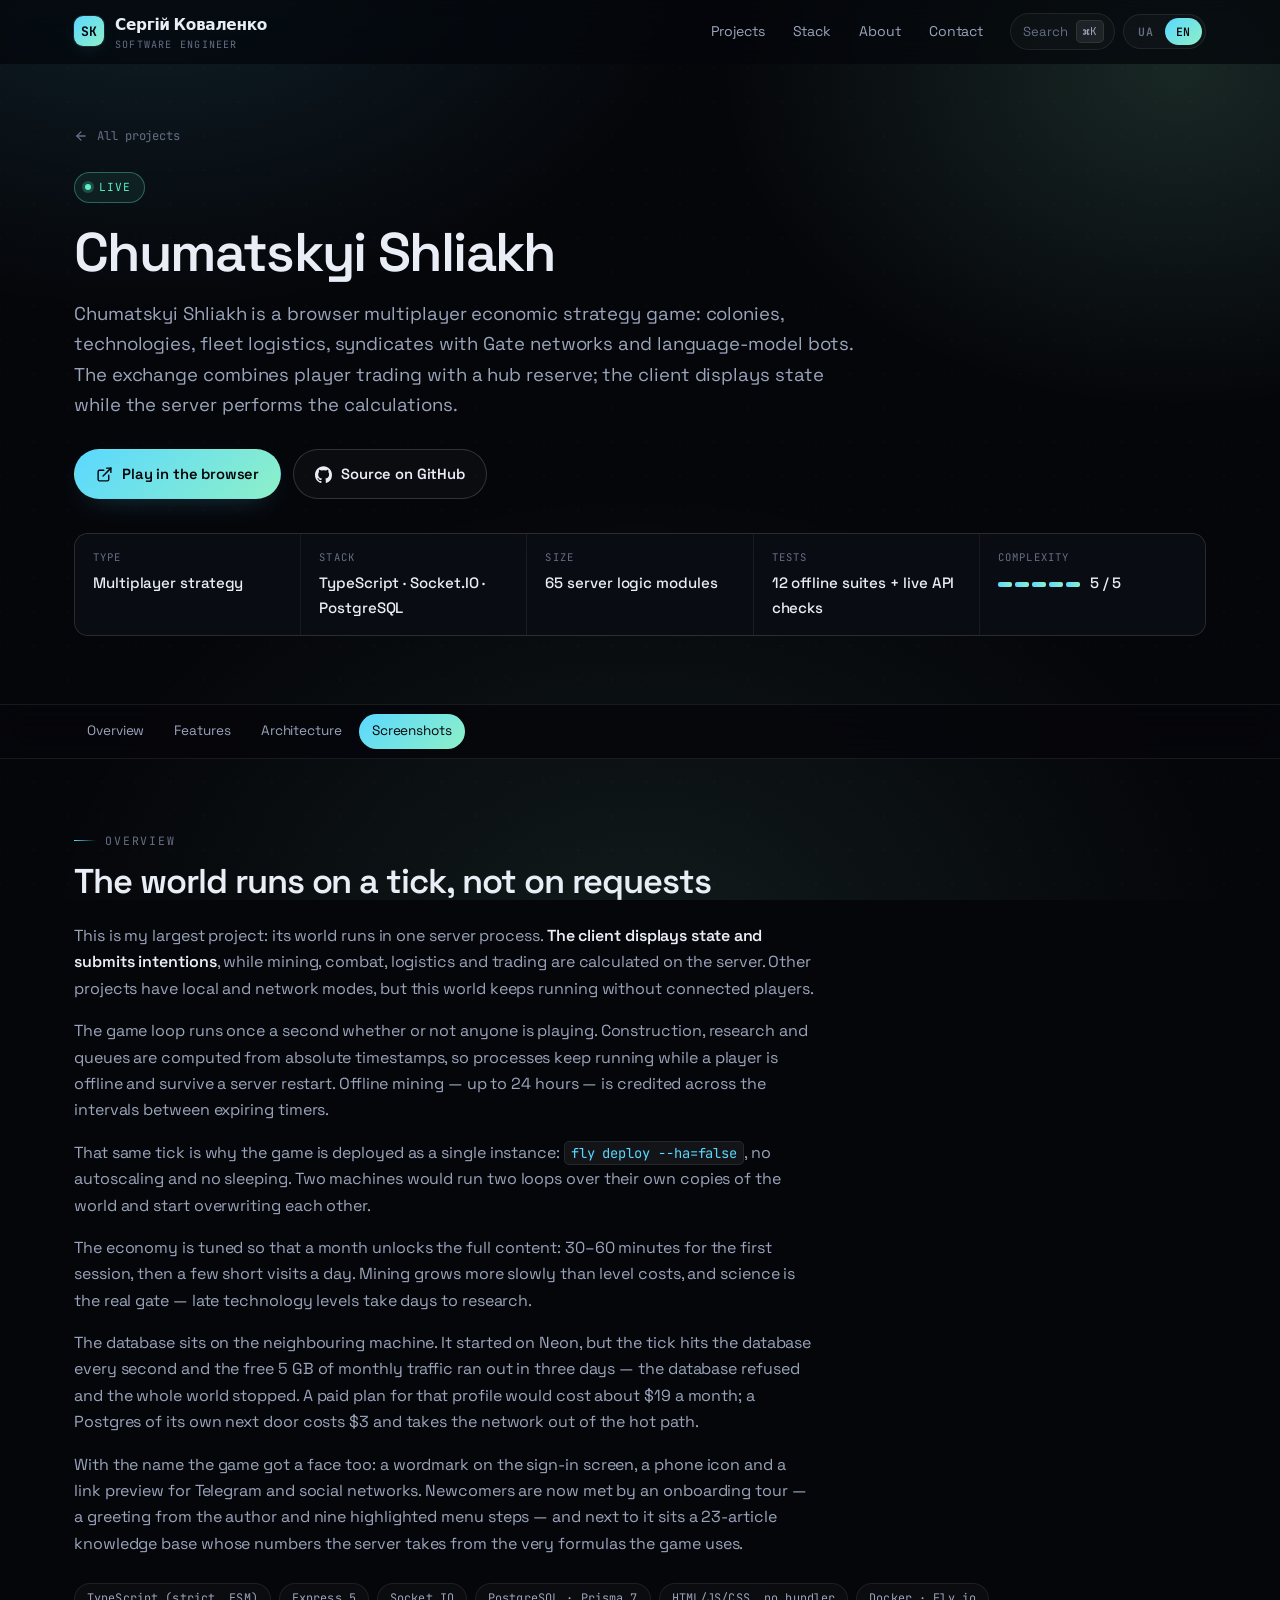
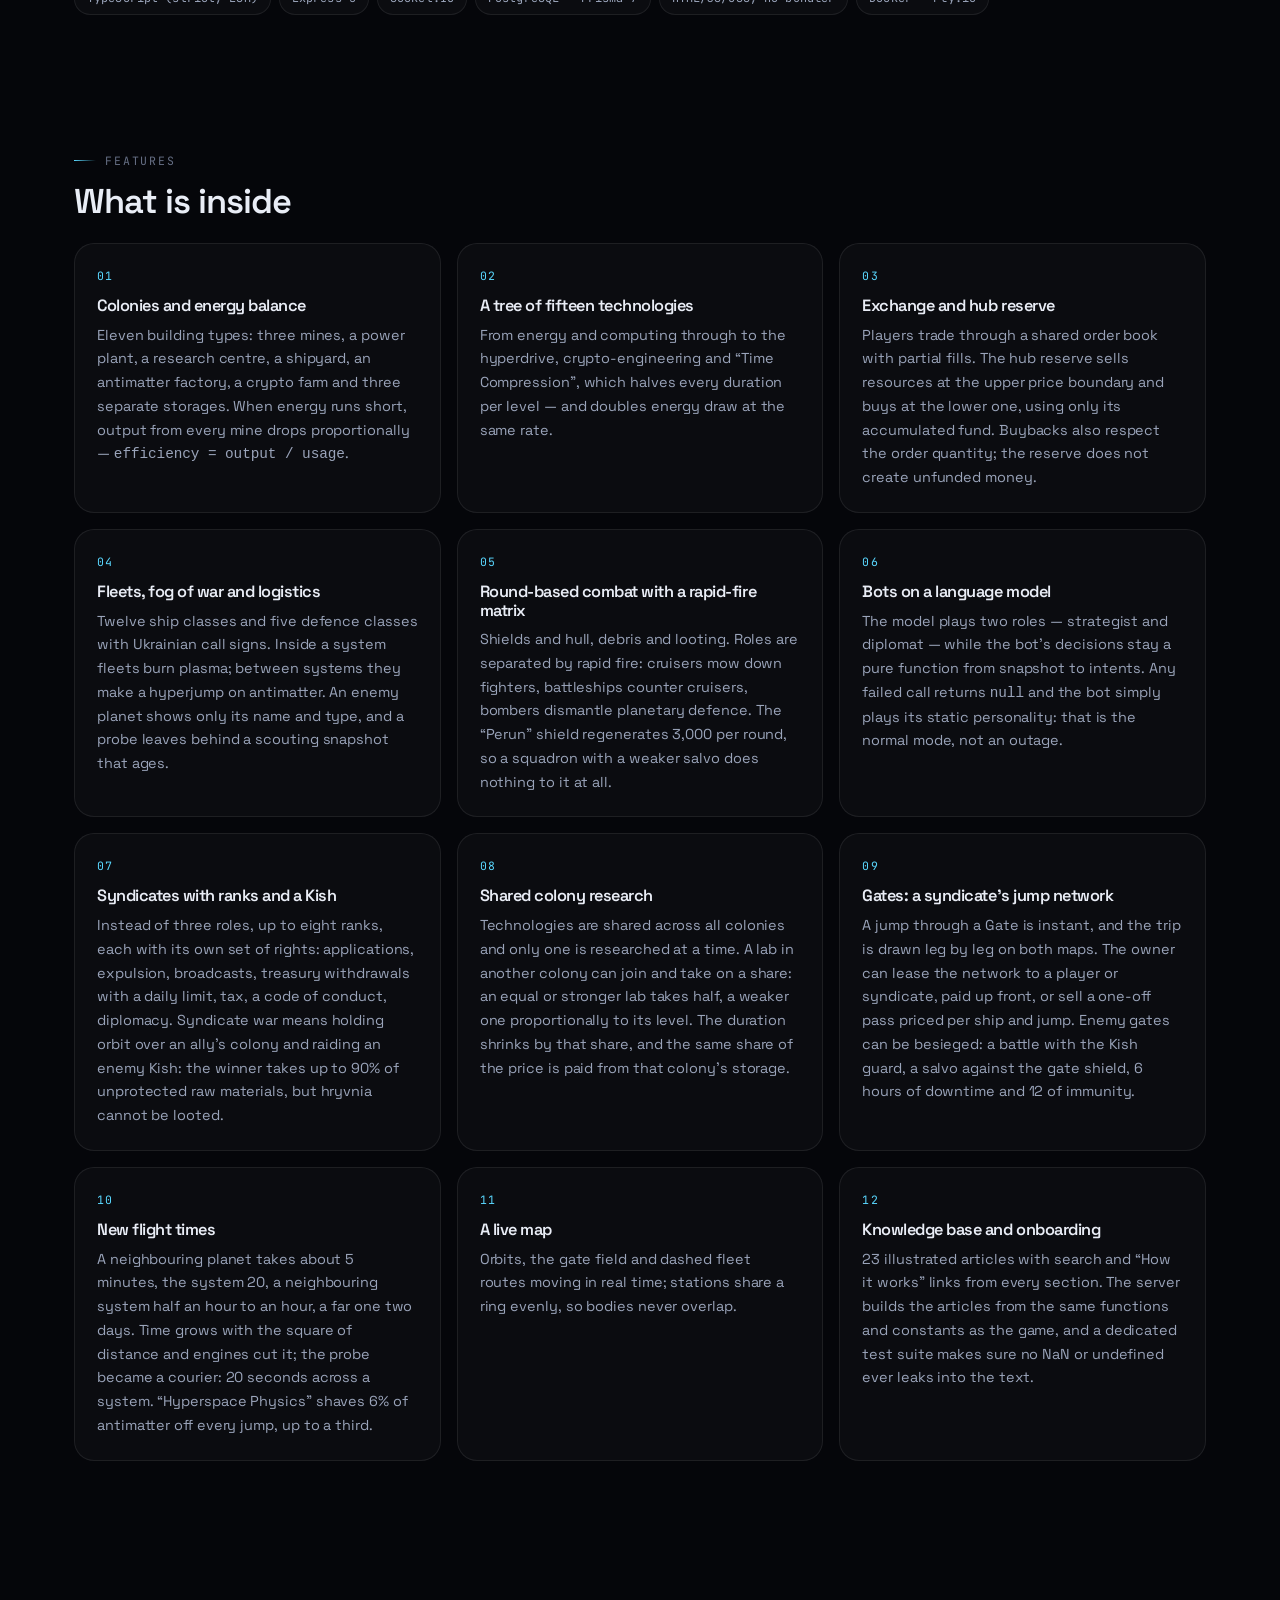
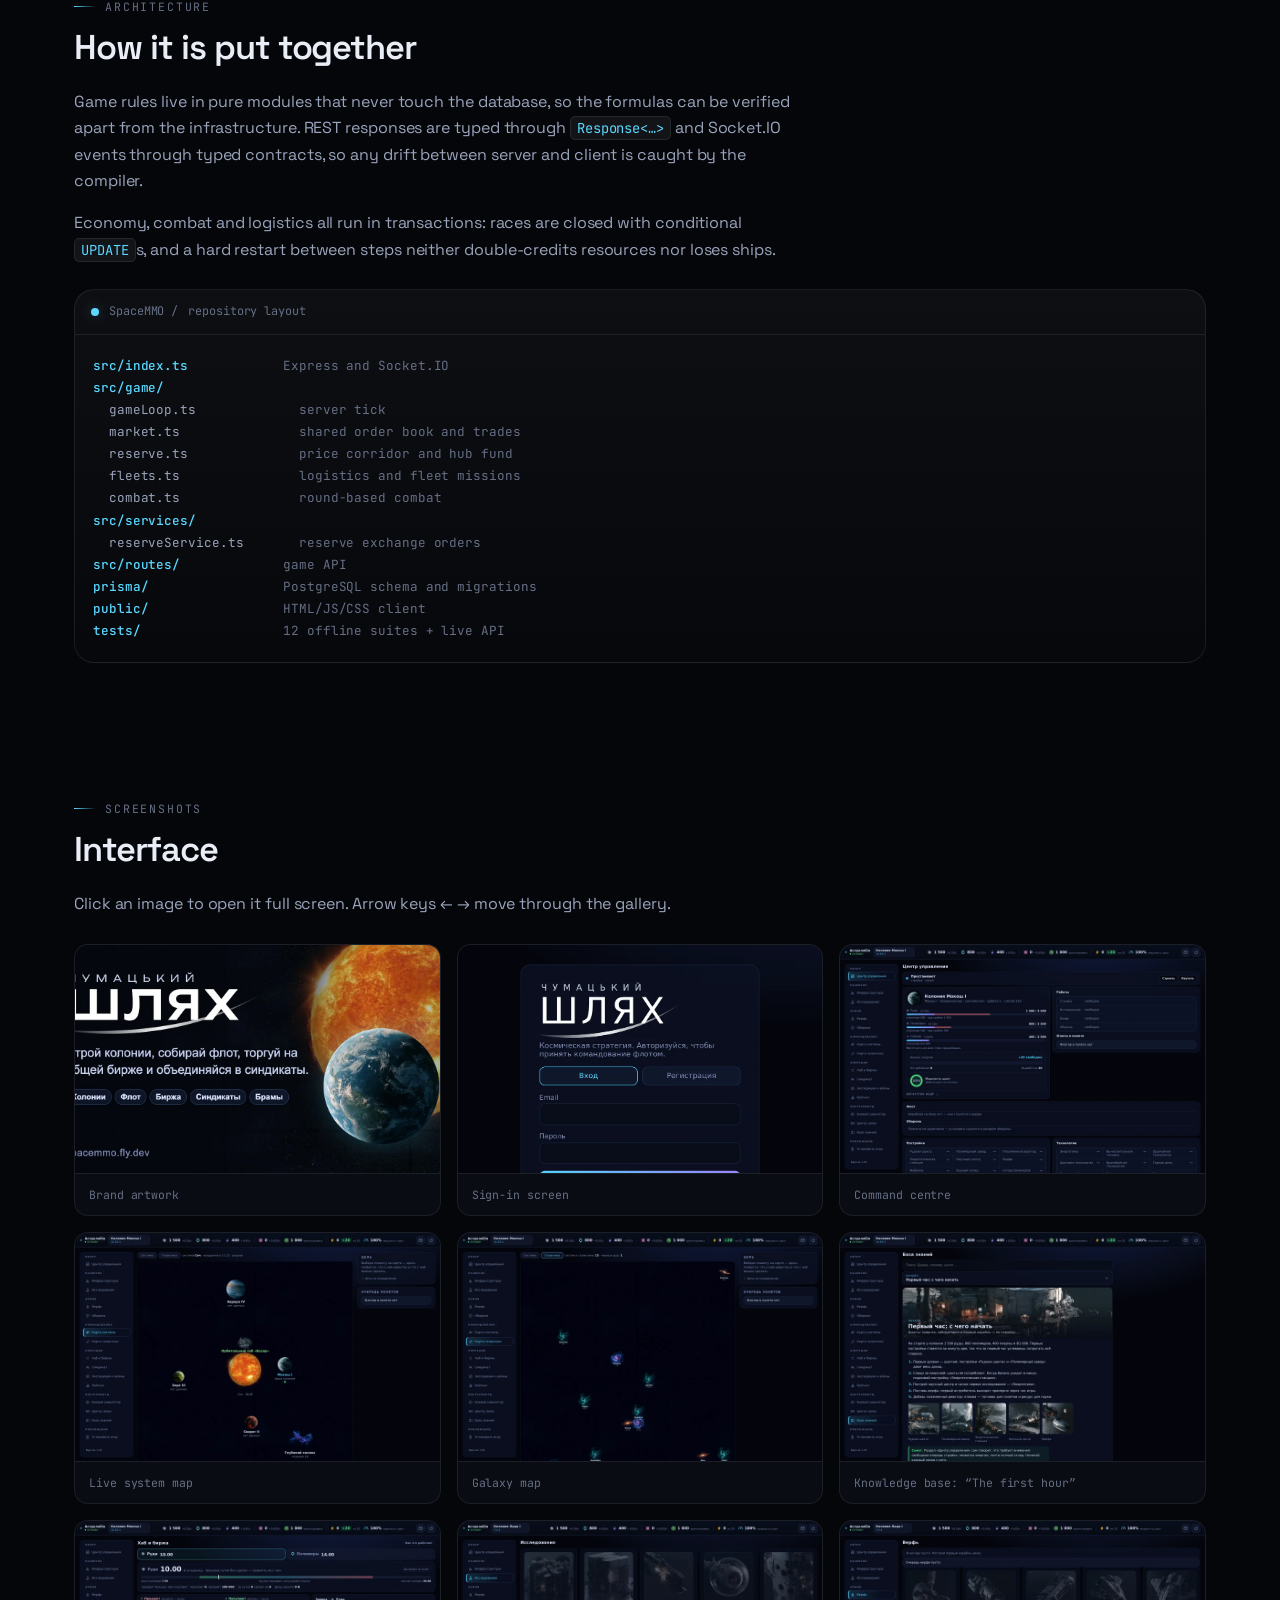
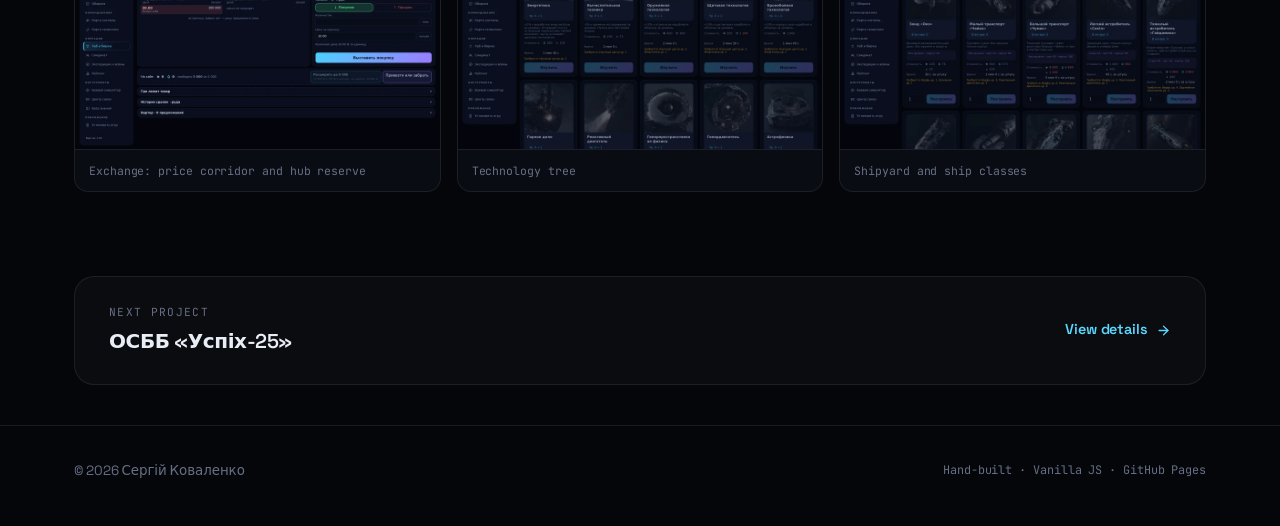
<file: space.html>
<!DOCTYPE html>
<html lang="uk" data-accent="cyan">
<head>
<meta charset="UTF-8">
<meta name="viewport" content="width=device-width, initial-scale=1">
<title>Чумацький Шлях — космічна стратегія | Сергій Коваленко</title>
<meta name="description" content="«Чумацький Шлях» — браузерна мультиплеерна космічна стратегія: колонії, енергобаланс, флот, біржа без посередників, синдикати з Кошем і мережею Брам, боти на мовній моделі. TypeScript, Socket.IO, PostgreSQL.">
<meta name="color-scheme" content="dark">
<meta name="theme-color" content="#05060a">
<meta property="og:type" content="article">
<meta property="og:image" content="https://kovalenkoserhii2107-maker.github.io/Main-page/assets/screens/space-og.webp">
<meta property="og:title" content="Чумацький Шлях — космічна стратегія">
<meta property="og:description" content="Будуй колонії, збирай флот, торгуй на спільній біржі й об’єднуйся в синдикати. Усі розрахунки — на сервері, світ живе тіком раз на секунду.">
<link rel="icon" href="assets/favicon.svg" type="image/svg+xml">
<link rel="preconnect" href="https://fonts.googleapis.com">
<link rel="preconnect" href="https://fonts.gstatic.com" crossorigin>
<link rel="stylesheet" href="https://fonts.googleapis.com/css2?family=Space+Grotesk:wght@400;500;600;700&family=JetBrains+Mono:wght@400;500&display=swap">
<link rel="stylesheet" href="assets/css/main.css?v=20261008b">
</head>
<body>

<a class="skip" href="#main" data-i18n="common.skip">Перейти до вмісту</a>

<div class="bg-layer" aria-hidden="true"></div>
<canvas id="bg-grid" aria-hidden="true"></canvas>

<svg width="0" height="0" style="position:absolute" aria-hidden="true">
  <symbol id="i-github" viewBox="0 0 24 24" fill="currentColor"><path d="M12 .5C5.4.5 0 5.9 0 12.6c0 5.3 3.4 9.8 8.2 11.4.6.1.8-.3.8-.6v-2.2c-3.3.7-4-1.6-4-1.6-.6-1.4-1.4-1.8-1.4-1.8-1.1-.8.1-.8.1-.8 1.2.1 1.9 1.3 1.9 1.3 1.1 1.9 2.9 1.4 3.6 1 .1-.8.4-1.4.8-1.7-2.7-.3-5.5-1.4-5.5-6 0-1.3.5-2.4 1.2-3.2-.1-.3-.5-1.5.1-3.2 0 0 1-.3 3.3 1.2a11.5 11.5 0 0 1 6 0C17.6 4.9 18.6 5.2 18.6 5.2c.7 1.7.2 2.9.1 3.2.8.8 1.2 1.9 1.2 3.2 0 4.6-2.8 5.7-5.5 6 .4.4.8 1.1.8 2.3v3.4c0 .3.2.7.8.6A12.1 12.1 0 0 0 24 12.6C24 5.9 18.6.5 12 .5z"/></symbol>
  <symbol id="i-ext" viewBox="0 0 24 24" fill="none" stroke="currentColor" stroke-width="2" stroke-linecap="round" stroke-linejoin="round"><path d="M18 13v6a2 2 0 0 1-2 2H5a2 2 0 0 1-2-2V8a2 2 0 0 1 2-2h6"/><polyline points="15 3 21 3 21 9"/><line x1="10" y1="14" x2="21" y2="3"/></symbol>
  <symbol id="i-arrow" viewBox="0 0 24 24" fill="none" stroke="currentColor" stroke-width="2.2" stroke-linecap="round" stroke-linejoin="round"><line x1="5" y1="12" x2="19" y2="12"/><polyline points="12 5 19 12 12 19"/></symbol>
  <symbol id="i-back" viewBox="0 0 24 24" fill="none" stroke="currentColor" stroke-width="2.2" stroke-linecap="round" stroke-linejoin="round"><line x1="19" y1="12" x2="5" y2="12"/><polyline points="12 19 5 12 12 5"/></symbol>
  <symbol id="i-close" viewBox="0 0 24 24" fill="none" stroke="currentColor" stroke-width="2.2" stroke-linecap="round"><line x1="18" y1="6" x2="6" y2="18"/><line x1="6" y1="6" x2="18" y2="18"/></symbol>
  <symbol id="i-chev-l" viewBox="0 0 24 24" fill="none" stroke="currentColor" stroke-width="2.2" stroke-linecap="round" stroke-linejoin="round"><polyline points="15 18 9 12 15 6"/></symbol>
  <symbol id="i-chev-r" viewBox="0 0 24 24" fill="none" stroke="currentColor" stroke-width="2.2" stroke-linecap="round" stroke-linejoin="round"><polyline points="9 18 15 12 9 6"/></symbol>
</svg>

<header class="nav" id="nav">
  <div class="shell nav-in">
    <a class="brand" href="index.html">
      <span class="brand-mark">SK</span>
      <span class="brand-txt">Сергій Коваленко<small data-i18n="common.role">Software Engineer</small></span>
    </a>
    <nav class="nav-links" aria-label="Основна навігація">
      <a href="index.html#projects" data-i18n="nav.projects">Проєкти</a>
      <a href="index.html#stack" data-i18n="nav.stack">Стек</a>
      <a href="index.html#about" data-i18n="nav.about">Про мене</a>
      <a href="index.html#contact" data-i18n="nav.contact">Контакти</a>
    </nav>
    <div class="nav-tools">
      <button class="kbd-btn" data-cmdk-open type="button" aria-haspopup="dialog">
        <span data-i18n="nav.search">Пошук</span><kbd>⌘K</kbd>
      </button>
      <div class="lang" role="group" aria-label="Мова / Language">
        <button type="button" data-lang="uk" aria-pressed="true">UA</button>
        <button type="button" data-lang="en" aria-pressed="false">EN</button>
      </div>
    </div>
  </div>
  <div class="scroll-bar" id="scroll-bar" aria-hidden="true"></div>
</header>

<main id="main">

  <section class="p-hero shell">
    <a class="crumb" href="index.html#projects">
      <svg><use href="#i-back"></use></svg>
      <span data-i18n="common.back">Усі проєкти</span>
    </a>

    <span class="status status-live" data-i18n="common.live">Працює</span>
    <h1 class="p-title" data-i18n="space.name">Чумацький Шлях</h1>
    <p class="p-tag" data-i18n="space.tag">«Чумацький Шлях» — браузерна мультиплеерна економічна стратегія. Колонії, технології, логістика флоту, синдикати з мережею Брам і боти під керуванням мовної моделі. Біржа поєднує торгівлю гравців із резервом хаба; клієнт показує стан, а всі розрахунки виконує сервер.</p>

    <div class="p-cta">
      <a class="btn btn-primary" href="https://spacemmo.fly.dev" target="_blank" rel="noopener">
        <svg><use href="#i-ext"></use></svg>
        <span data-i18n="space.cta">Грати в браузері</span>
      </a>
      <a class="btn btn-ghost" href="https://github.com/kovalenkoserhii2107-maker/SpaceMMO" target="_blank" rel="noopener">
        <svg><use href="#i-github"></use></svg>
        <span data-i18n="common.source">Код на GitHub</span>
      </a>
    </div>

    <dl class="meta-grid" data-reveal>
      <div><dt data-i18n="common.m.type">Тип</dt><dd data-i18n="space.m.type">Мультиплеерна стратегія</dd></div>
      <div><dt data-i18n="common.m.stack">Стек</dt><dd>TypeScript · Socket.IO · PostgreSQL</dd></div>
      <div><dt data-i18n="common.m.scale">Обсяг</dt><dd data-i18n="space.m.scale">65 модулів серверної логіки</dd></div>
      <div><dt data-i18n="space.m.tests">Тести</dt><dd data-i18n="space.m.testsv">12 офлайн-наборів + перевірки живого API</dd></div>
      <div><dt data-i18n="common.m.cx">Складність</dt><dd><span class="cx" aria-hidden="true"><i class="on"></i><i class="on"></i><i class="on"></i><i class="on"></i><i class="on"></i></span> 5 / 5</dd></div>
    </dl>
  </section>

  <nav class="subnav" aria-label="Розділи сторінки">
    <div class="shell">
      <ul>
        <li><a href="#overview" data-i18n="common.s.overview">Огляд</a></li>
        <li><a href="#features" data-i18n="common.s.features">Механіки</a></li>
        <li><a href="#arch" data-i18n="common.s.arch">Архітектура</a></li>
        <li><a href="#shots" data-i18n="common.s.shots">Скріншоти</a></li>
      </ul>
    </div>
  </nav>

  <section class="block" id="overview">
    <div class="shell">
      <span class="eyebrow" data-i18n="common.s.overview">Огляд</span>
      <h2 data-i18n="space.o.h">Світ живе тіком, а не запитами</h2>
      <div class="prose" data-reveal>
        <p data-i18n="space.o.p1">Це найбільший із моїх проєктів: світ працює в одному серверному процесі. <strong>Клієнт показує стан і надсилає наміри</strong>, а видобуток, бій, логістика й торгівля обчислюються на сервері. В інших проєктах є локальні та мережеві режими, але тут світ продовжує жити без підключених гравців.</p>
        <p data-i18n="space.o.p2">Ігровий цикл іде раз на секунду незалежно від того, чи хтось у грі. Будівництво, дослідження й черги рахуються від абсолютних міток часу, тому процеси не зупиняються, поки гравець офлайн, і переживають перезапуск сервера. Видобуток за офлайн — до доби — нараховується відрізками між завершеннями таймерів.</p>
        <p data-i18n="space.o.p3">Через цей же тік гра розгорнута в одному екземплярі: <code>fly deploy --ha=false</code>, без автомасштабування й без засинання. Дві машини завели б два цикли зі своїми копіями світу, і вони почали б затирати одна одну.</p>
        <p data-i18n="space.o.p4">Економіка розрахована на місяць до повного відкриття контенту: перша сесія 30–60 хвилин, далі кілька коротких заходів на день. Видобуток росте повільніше за ціну рівнів, а головні ворота — наука: пізні рівні технологій вивчаються днями.</p>
        <p data-i18n="space.o.p5">Своя база стоїть на сусідній машині. Спершу був Neon, але тік ходить у базу щосекунди, і безкоштовні 5 ГБ трафіку на місяць вибиралися за три доби — база відмовляла, і весь світ ставав. Платний тариф за такого профілю коштував би близько $19 на місяць, власний Postgres поруч — $3, і мережа виходить із гарячого шляху.</p>
        <p data-i18n="space.o.p6">Із назвою гра отримала й обличчя: фірмовий напис на екрані входу, значок на телефоні та картинку-превʼю для Telegram і соцмереж. Новачка тепер зустрічає вступне навчання — привітання автора й девʼять кроків меню з підсвіткою, — а поруч лежить база знань на 23 статті, числа в яких сервер бере з тих самих формул, що й гра.</p>
      </div>
      <div class="chip-row" style="margin-top:26px">
        <span class="chip">TypeScript (strict, ESM)</span>
        <span class="chip">Express 5</span>
        <span class="chip">Socket.IO</span>
        <span class="chip">PostgreSQL · Prisma 7</span>
        <span class="chip" data-i18n="chip.nobundler">HTML/JS/CSS без збірника</span>
        <span class="chip">Docker · Fly.io</span>
      </div>
    </div>
  </section>

  <section class="block" id="features">
    <div class="shell">
      <span class="eyebrow" data-i18n="common.s.features">Механіки</span>
      <h2 data-i18n="space.f.h">Що всередині</h2>
      <div class="feat">
        <article class="card feat-item" data-reveal>
          <span class="feat-num">01</span>
          <h3 data-i18n="space.f1.t">Колонії та енергобаланс</h3>
          <p data-i18n="space.f1.p">Одинадцять типів будівель: три шахти, енергостанція, науковий центр, верфь, фабрика антиматерії, крипто-ферма і три роздільні сховища. При дефіциті енергії видобуток усіх шахт падає пропорційно — <code>efficiency = output / usage</code>.</p>
        </article>
        <article class="card feat-item" data-reveal style="--d:70ms">
          <span class="feat-num">02</span>
          <h3 data-i18n="space.f2.t">Дерево з п'ятнадцяти технологій</h3>
          <p data-i18n="space.f2.p">Від енергетики й обчислювальної техніки до гіпердвигуна, криптоінженерії та «Стиснення часу», яке кожним рівнем скорочує вдвічі всі терміни — і вдвічі ж збільшує споживання енергії.</p>
        </article>
        <article class="card feat-item" data-reveal style="--d:140ms">
          <span class="feat-num">03</span>
          <h3 data-i18n="space.f3.t">Біржа й резерв хаба</h3>
          <p data-i18n="space.f3.p">Гравці торгують через спільний стакан із частковим виконанням заявок. Резерв хаба продає ресурси на верхній межі цінового коридору та викуповує на нижній — лише в межах накопиченого фонду. Викуп обмежений також кількістю в заявці, тому резерв не створює гроші без покриття.</p>
        </article>
        <article class="card feat-item" data-reveal style="--d:210ms">
          <span class="feat-num">04</span>
          <h3 data-i18n="space.f4.t">Флот, туман війни й логістика</h3>
          <p data-i18n="space.f4.p">Дванадцять класів кораблів і п'ять класів оборони з українськими позивними. Усередині системи флот іде на плазмі, між системами — гіперстрибком на антиматерії. Чужа планета видна лише назвою й типом, після зонда лишається старіючий знімок розвідки.</p>
        </article>
        <article class="card feat-item" data-reveal style="--d:280ms">
          <span class="feat-num">05</span>
          <h3 data-i18n="space.f5.t">Бій раундами з матрицею скорострілу</h3>
          <p data-i18n="space.f5.p">Щити й корпус, уламки та грабунок. Ролі розведені скорострілом: крейсер косить винищувачів, лінкор — крейсери, бомбардувальник розбирає оборону. Щит «Перуна» відновлює 3000 щороунду, тож ескадра зі слабшим залпом не завдає йому взагалі нічого.</p>
        </article>
        <article class="card feat-item" data-reveal style="--d:350ms">
          <span class="feat-num">06</span>
          <h3 data-i18n="space.f6.t">Боти на мовній моделі</h3>
          <p data-i18n="space.f6.p">Модель грає дві ролі — стратега й дипломата, — а рішення бота лишаються чистою функцією «знімок → наміри». Будь-яка невдача виклику повертає <code>null</code>, і бот просто грає за статичним характером: це штатний режим, а не аварія.</p>
        </article>
        <article class="card feat-item" data-reveal style="--d:0ms">
          <span class="feat-num">07</span>
          <h3 data-i18n="space.f7.t">Синдикати з рангами й Кошем</h3>
          <p data-i18n="space.f7.p">Замість трьох ролей — до восьми рангів із власним набором прав: заявки, виключення, розсилка, видача з казни з денним лімітом, податок, кодекс, дипломатія. Війна синдикатів — утримання орбіти союзної колонії й наліт на чужий Кіш: переможець забирає до 90% незахищеної сировини, але гривню не грабують.</p>
        </article>
        <article class="card feat-item" data-reveal style="--d:70ms">
          <span class="feat-num">08</span>
          <h3 data-i18n="space.f8.t">Спільні дослідження колоній</h3>
          <p data-i18n="space.f8.p">Технології спільні для всіх колоній, і вивчається одночасно одна. Лабораторія іншої колонії може приєднатися й узяти на себе частку: рівна або сильніша — половину, слабша — пропорційно рівню. На ту ж частку скорочується строк і доплачується ціна з її складу.</p>
        </article>
        <article class="card feat-item" data-reveal style="--d:140ms">
          <span class="feat-num">09</span>
          <h3 data-i18n="space.f9.t">Брами: мережа врат синдикату</h3>
          <p data-i18n="space.f9.p">Прохід через Браму миттєвий, а на картах рейс малюється ділянками. Власник здає мережу гравцю чи синдикату в оренду з оплатою наперед або продає разовий прохід за ціною на корабель і стрибок. Чужі врата можна взяти в облогу: бій з охороною Коша, залп проти щита, 6 годин простою й 12 — невразливості.</p>
        </article>
        <article class="card feat-item" data-reveal style="--d:210ms">
          <span class="feat-num">10</span>
          <h3 data-i18n="space.f10.t">Нові строки польотів</h3>
          <p data-i18n="space.f10.p">Сусідня планета — близько 5 хвилин, система — 20, сусідня система — пів години-година, дальня — дві доби. Час росте з квадратом відстані, двигуни його скорочують; зонд став курʼєром: 20 секунд через систему. «Гіперпросторова фізика» знімає 6% антиматерії з кожного стрибка, до третини.</p>
        </article>
        <article class="card feat-item" data-reveal style="--d:280ms">
          <span class="feat-num">11</span>
          <h3 data-i18n="space.f11.t">Жива карта</h3>
          <p data-i18n="space.f11.p">Орбіти, поле врат і пунктир рейсів, що біжить у реальному часі; станції ділять кільце порівну, тож тіла не налазять одне на одне.</p>
        </article>
        <article class="card feat-item" data-reveal style="--d:350ms">
          <span class="feat-num">12</span>
          <h3 data-i18n="space.f12.t">База знань і навчання</h3>
          <p data-i18n="space.f12.p">23 статті з картинками, пошуком і посиланнями «Як це працює» з кожного розділу. Статті збирає сервер із тих самих функцій і констант, що й гра, а окремий набір тестів стежить, щоб у тексті не зʼявилося NaN чи undefined.</p>
        </article>
      </div>
    </div>
  </section>

  <section class="block" id="arch">
    <div class="shell">
      <span class="eyebrow" data-i18n="common.s.arch">Архітектура</span>
      <h2 data-i18n="space.a.h">Як це влаштовано</h2>
      <div class="prose" style="margin-bottom:26px" data-reveal>
        <p data-i18n="space.a.p1">Ігрові правила винесені в чисті модулі без звернень до бази, тому формули перевіряються окремо від інфраструктури. Відповіді REST типізовані через <code>Response&lt;…&gt;</code>, події Socket.IO — типовими контрактами, тож розбіжність між сервером і клієнтом ловить компілятор.</p>
        <p data-i18n="space.a.p2">Економіка, бій і логістика йдуть транзакціями: гонки закриті умовними <code>UPDATE</code>, а жорсткий перезапуск між кроками не задвоює нарахування й не втрачає кораблі.</p>
      </div>
      <div class="code-panel" data-reveal>
        <div class="code-head">SpaceMMO / <span data-i18n="space.a.tree">структура репозиторію</span></div>
<pre data-i18n="space.a.pre"><b>src/index.ts</b>            <i>Express і Socket.IO</i>
<b>src/game/</b>
  gameLoop.ts             <i>серверний тік</i>
  market.ts               <i>спільний стакан і угоди</i>
  reserve.ts              <i>ціновий коридор і фонд хаба</i>
  fleets.ts               <i>логістика й місії флоту</i>
  combat.ts               <i>раундовий бій</i>
<b>src/services/</b>
  reserveService.ts       <i>заявки резерву на біржі</i>
<b>src/routes/</b>             <i>ігровий API</i>
<b>prisma/</b>                 <i>схема й міграції PostgreSQL</i>
<b>public/</b>                 <i>HTML/JS/CSS клієнт</i>
<b>tests/</b>                  <i>12 офлайн-наборів + живий API</i></pre>
      </div>
    </div>
  </section>

  <section class="block" id="shots">
    <div class="shell">
      <span class="eyebrow" data-i18n="common.s.shots">Скріншоти</span>
      <h2 data-i18n="common.shots.h">Інтерфейс</h2>
      <p class="prose" style="margin-bottom:26px" data-i18n="common.shots.hint">Натисніть на зображення, щоб відкрити його на весь екран. Стрілки ← → гортають галерею.</p>
      <div class="gal" data-reveal>
        <figure>
          <img src="assets/screens/space-og.webp" alt="Фірмова картинка гри «Чумацький Шлях»: напис, зірка й планета" loading="lazy" width="1200" height="630">
          <figcaption data-i18n="space.g1">Фірмовий стиль</figcaption>
        </figure>
        <figure>
          <img src="assets/screens/space-login.webp" alt="Екран входу з фірмовим написом «Чумацький Шлях»" loading="lazy" width="1000" height="1000">
          <figcaption data-i18n="space.g2">Екран входу</figcaption>
        </figure>
        <figure>
          <img src="assets/screens/space-center.webp" alt="Центр управління: спершу те, що потребує уваги, далі сховища й енергобаланс" loading="lazy" width="1600" height="1000">
          <figcaption data-i18n="space.g3">Центр управління</figcaption>
        </figure>
        <figure>
          <img src="assets/screens/space-system.webp" alt="Жива карта системи: зірка, планети на орбітах і орбітальний хаб" loading="lazy" width="1600" height="1000">
          <figcaption data-i18n="space.g4">Жива карта системи</figcaption>
        </figure>
        <figure>
          <img src="assets/screens/space-galaxy.webp" alt="Карта галактики з системами за координатами" loading="lazy" width="1600" height="1000">
          <figcaption data-i18n="space.g5">Карта галактики</figcaption>
        </figure>
        <figure>
          <img src="assets/screens/space-guide.webp" alt="База знань: стаття «Перший час» з картинками й порадою" loading="lazy" width="1600" height="1000">
          <figcaption data-i18n="space.g6">База знань: «Перший час»</figcaption>
        </figure>
        <figure>
          <img src="assets/screens/space-market.webp" alt="Біржа: коридор цін, стакан заявок і резерв хаба" loading="lazy" width="1600" height="1000">
          <figcaption data-i18n="space.g7">Біржа: коридор цін і резерв хаба</figcaption>
        </figure>
        <figure>
          <img src="assets/screens/space-tech.webp" alt="Дерево технологій: картки досліджень із вартістю, часом і вимогами" loading="lazy" width="1600" height="1000">
          <figcaption data-i18n="space.g8">Дерево технологій</figcaption>
        </figure>
        <figure>
          <img src="assets/screens/space-shipyard.webp" alt="Верфь: картки кораблів з атакою, щитом, корпусом і вартістю" loading="lazy" width="1600" height="1000">
          <figcaption data-i18n="space.g9">Верфь і класи кораблів</figcaption>
        </figure>
      </div>
    </div>
  </section>

  <div class="shell">
    <a class="card next-strip stretch" href="uspih25.html" data-reveal>
      <span>
        <small data-i18n="common.next">Наступний проєкт</small>
        <strong>ОСББ «Успіх-25»</strong>
      </span>
      <span class="link-arrow"><span data-i18n="common.more">Детальніше</span> <svg><use href="#i-arrow"></use></svg></span>
    </a>
  </div>

</main>

<footer class="foot">
  <div class="shell foot-in">
    <span>© <span id="year">2026</span> Сергій Коваленко</span>
    <span class="foot-meta" data-i18n="foot.meta">Зроблено вручну · Vanilla JS · GitHub Pages</span>
  </div>
</footer>

<div class="cmdk" id="cmdk" role="dialog" aria-modal="true" aria-label="Навігація">
  <div class="cmdk-box">
    <input class="cmdk-input" id="cmdk-input" type="text" autocomplete="off" spellcheck="false" placeholder="Куди йдемо?" data-i18n-attr="placeholder:cmd.ph">
    <ul class="cmdk-list" id="cmdk-list" role="listbox"></ul>
    <div class="cmdk-foot">
      <span>↑↓ <span data-i18n="cmd.nav">навігація</span></span>
      <span>↵ <span data-i18n="cmd.open">відкрити</span></span>
      <span>esc <span data-i18n="cmd.close">закрити</span></span>
    </div>
  </div>
</div>

<script src="assets/js/i18n.js?v=20261011a"></script>
<script src="assets/js/app.js?v=20261008c"></script>
</body>
</html>
</file>
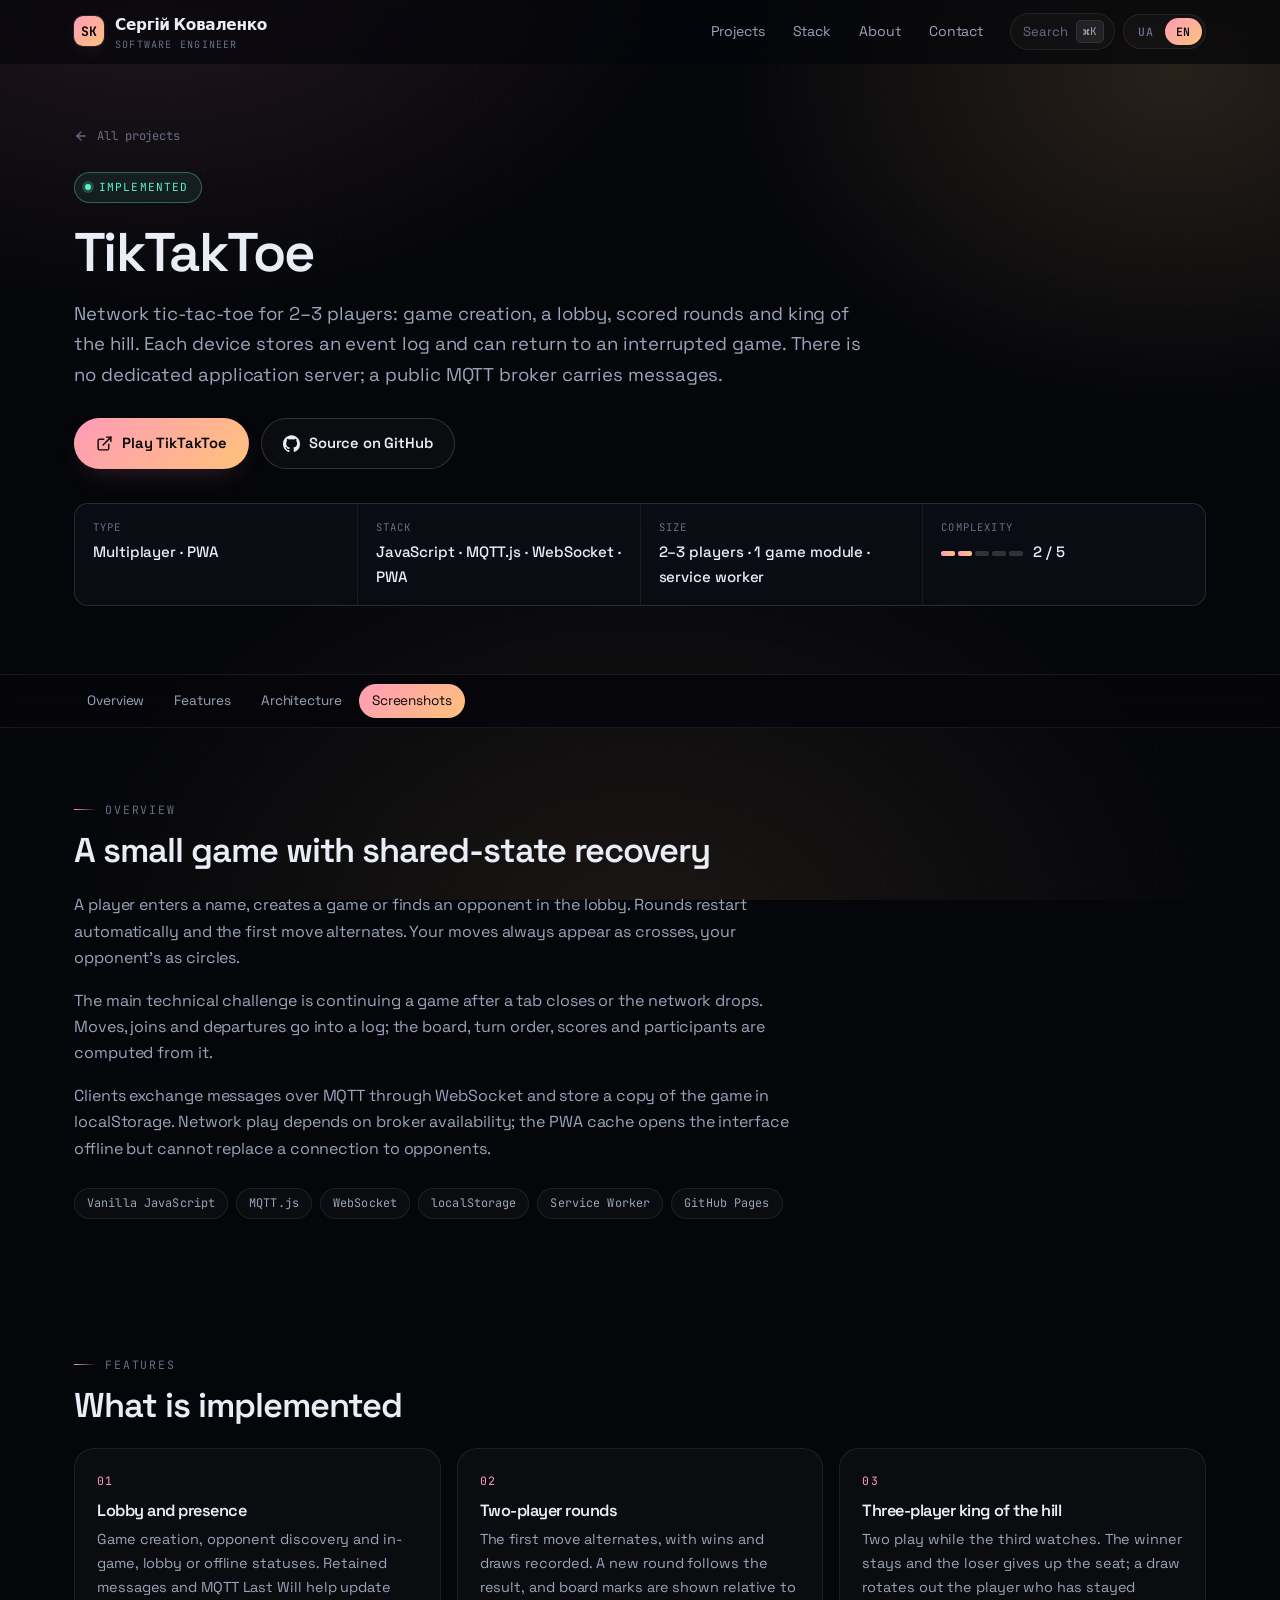
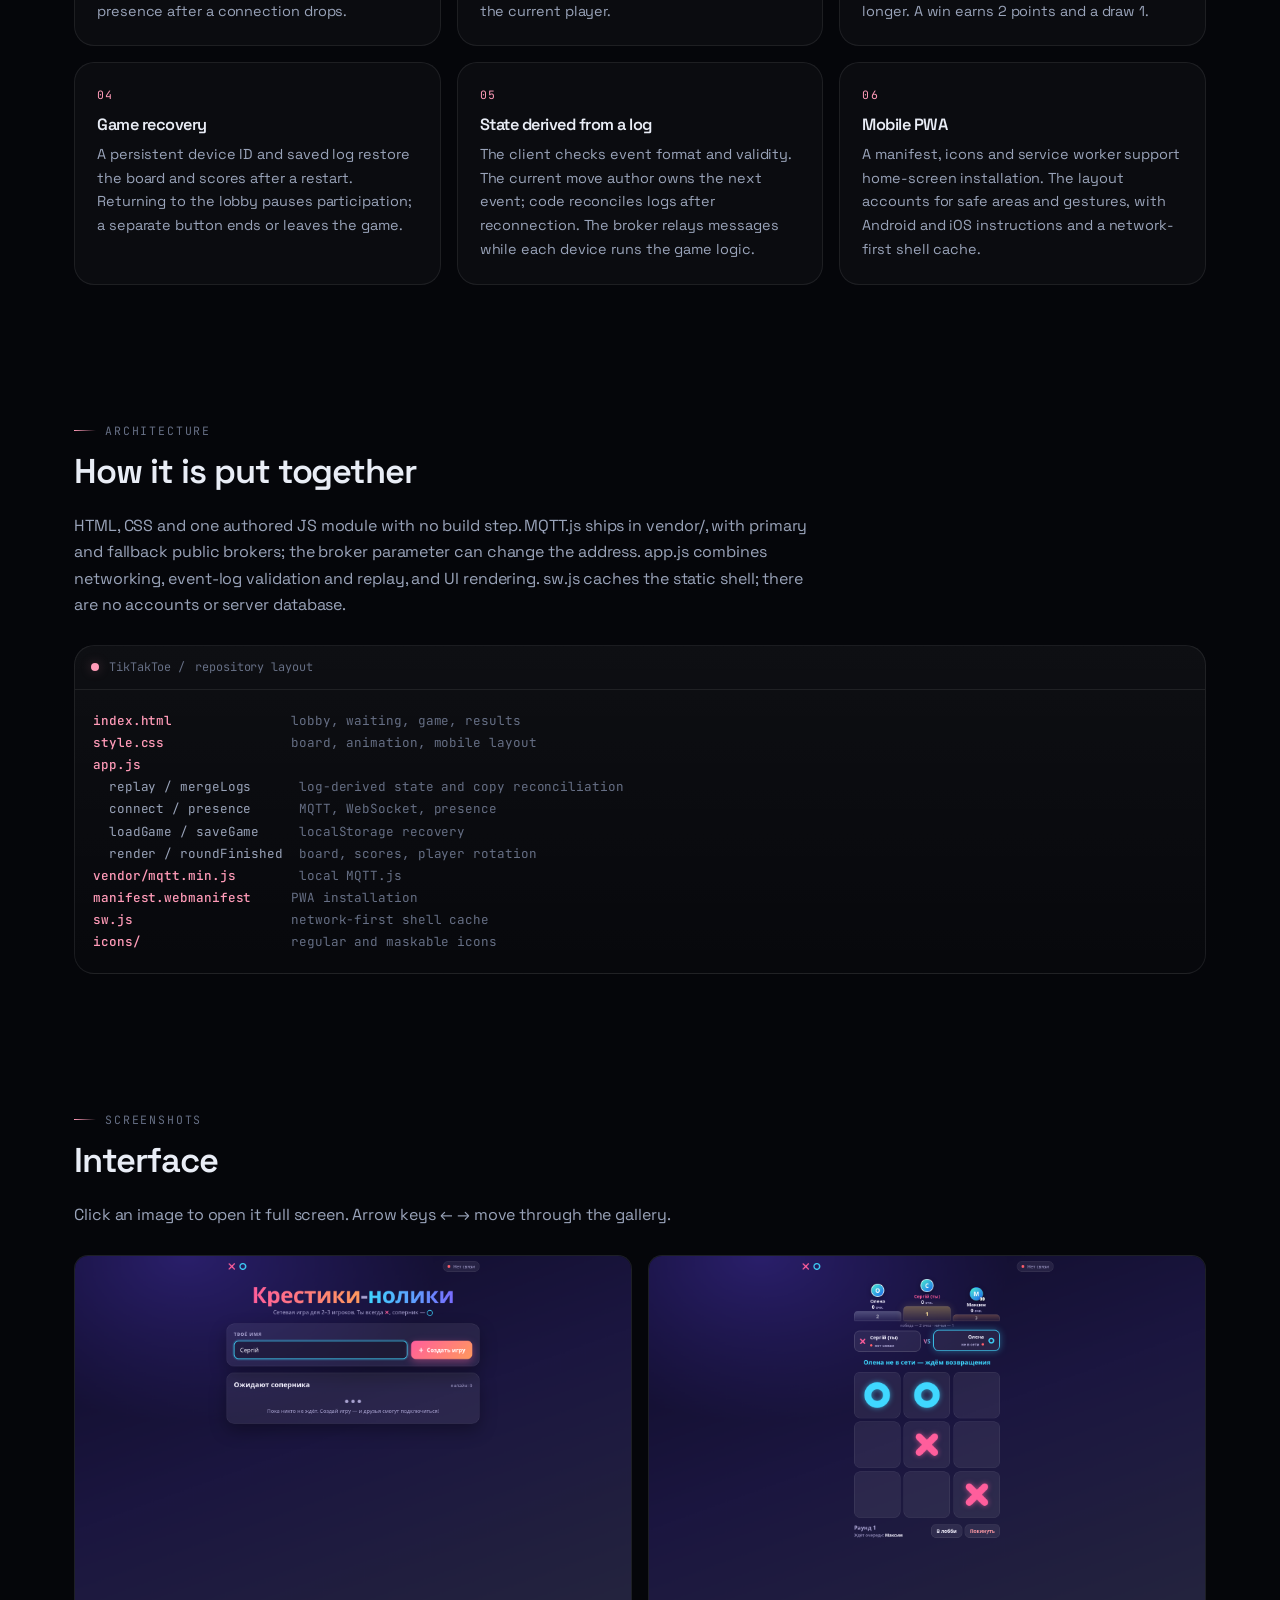
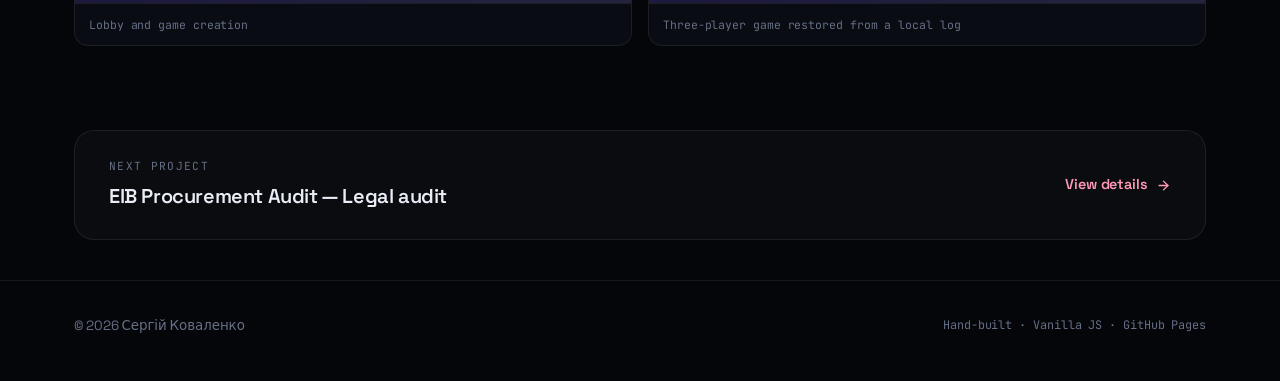
<file: tiktaktoe.html>
<!DOCTYPE html>
<html lang="uk" data-accent="rose">
<head>
<meta charset="UTF-8">
<meta name="viewport" content="width=device-width, initial-scale=1">
<title>TikTakToe — Мережева PWA-гра | Сергій Коваленко</title>
<meta name="description" content="Мережеві хрестики-нулики на двох або трьох: лобі, «цар гори», рахунок і повернення до незавершеної партії. Статичний клієнт обмінюється станом через MQTT-брокер.">
<meta name="color-scheme" content="dark">
<meta name="theme-color" content="#05060a">
<meta property="og:type" content="article">
<meta property="og:title" content="TikTakToe — Мережева PWA-гра">
<meta property="og:description" content="Мережеві хрестики-нулики на двох або трьох: лобі, «цар гори», рахунок і повернення до незавершеної партії. Статичний клієнт обмінюється станом через MQTT-брокер.">
<meta property="og:url" content="https://kovalenkoserhii2107-maker.github.io/Main-page/tiktaktoe.html">
<link rel="icon" href="assets/favicon.svg" type="image/svg+xml">
<link rel="preconnect" href="https://fonts.googleapis.com">
<link rel="preconnect" href="https://fonts.gstatic.com" crossorigin>
<link rel="stylesheet" href="https://fonts.googleapis.com/css2?family=Space+Grotesk:wght@400;500;600;700&family=JetBrains+Mono:wght@400;500&display=swap">
<link rel="stylesheet" href="assets/css/main.css?v=20261008b">
</head>
<body>

<a class="skip" href="#main" data-i18n="common.skip">Перейти до вмісту</a>

<div class="bg-layer" aria-hidden="true"></div>
<canvas id="bg-grid" aria-hidden="true"></canvas>

<svg width="0" height="0" style="position:absolute" aria-hidden="true">
  <symbol id="i-github" viewBox="0 0 24 24" fill="currentColor"><path d="M12 .5C5.4.5 0 5.9 0 12.6c0 5.3 3.4 9.8 8.2 11.4.6.1.8-.3.8-.6v-2.2c-3.3.7-4-1.6-4-1.6-.6-1.4-1.4-1.8-1.4-1.8-1.1-.8.1-.8.1-.8 1.2.1 1.9 1.3 1.9 1.3 1.1 1.9 2.9 1.4 3.6 1 .1-.8.4-1.4.8-1.7-2.7-.3-5.5-1.4-5.5-6 0-1.3.5-2.4 1.2-3.2-.1-.3-.5-1.5.1-3.2 0 0 1-.3 3.3 1.2a11.5 11.5 0 0 1 6 0C17.6 4.9 18.6 5.2 18.6 5.2c.7 1.7.2 2.9.1 3.2.8.8 1.2 1.9 1.2 3.2 0 4.6-2.8 5.7-5.5 6 .4.4.8 1.1.8 2.3v3.4c0 .3.2.7.8.6A12.1 12.1 0 0 0 24 12.6C24 5.9 18.6.5 12 .5z"/></symbol>
  <symbol id="i-ext" viewBox="0 0 24 24" fill="none" stroke="currentColor" stroke-width="2" stroke-linecap="round" stroke-linejoin="round"><path d="M18 13v6a2 2 0 0 1-2 2H5a2 2 0 0 1-2-2V8a2 2 0 0 1 2-2h6"/><polyline points="15 3 21 3 21 9"/><line x1="10" y1="14" x2="21" y2="3"/></symbol>
  <symbol id="i-arrow" viewBox="0 0 24 24" fill="none" stroke="currentColor" stroke-width="2.2" stroke-linecap="round" stroke-linejoin="round"><line x1="5" y1="12" x2="19" y2="12"/><polyline points="12 5 19 12 12 19"/></symbol>
  <symbol id="i-back" viewBox="0 0 24 24" fill="none" stroke="currentColor" stroke-width="2.2" stroke-linecap="round" stroke-linejoin="round"><line x1="19" y1="12" x2="5" y2="12"/><polyline points="12 19 5 12 12 5"/></symbol>
  <symbol id="i-close" viewBox="0 0 24 24" fill="none" stroke="currentColor" stroke-width="2.2" stroke-linecap="round"><line x1="18" y1="6" x2="6" y2="18"/><line x1="6" y1="6" x2="18" y2="18"/></symbol>
  <symbol id="i-chev-l" viewBox="0 0 24 24" fill="none" stroke="currentColor" stroke-width="2.2" stroke-linecap="round" stroke-linejoin="round"><polyline points="15 18 9 12 15 6"/></symbol>
  <symbol id="i-chev-r" viewBox="0 0 24 24" fill="none" stroke="currentColor" stroke-width="2.2" stroke-linecap="round" stroke-linejoin="round"><polyline points="9 18 15 12 9 6"/></symbol>
</svg>

<header class="nav" id="nav">
  <div class="shell nav-in">
    <a class="brand" href="index.html">
      <span class="brand-mark">SK</span>
      <span class="brand-txt">Сергій Коваленко<small data-i18n="common.role">Software Engineer</small></span>
    </a>
    <nav class="nav-links" aria-label="Основна навігація">
      <a href="index.html#projects" data-i18n="nav.projects">Проєкти</a>
      <a href="index.html#stack" data-i18n="nav.stack">Стек</a>
      <a href="index.html#about" data-i18n="nav.about">Про мене</a>
      <a href="index.html#contact" data-i18n="nav.contact">Контакти</a>
    </nav>
    <div class="nav-tools">
      <button class="kbd-btn" data-cmdk-open type="button" aria-haspopup="dialog">
        <span data-i18n="nav.search">Пошук</span><kbd>⌘K</kbd>
      </button>
      <div class="lang" role="group" aria-label="Мова / Language">
        <button type="button" data-lang="uk" aria-pressed="true">UA</button>
        <button type="button" data-lang="en" aria-pressed="false">EN</button>
      </div>
    </div>
  </div>
  <div class="scroll-bar" id="scroll-bar" aria-hidden="true"></div>
</header>

<main id="main">
  <section class="p-hero shell">
    <a class="crumb" href="index.html#projects"><svg><use href="#i-back"></use></svg><span data-i18n="common.back">Усі проєкти</span></a>
    <span class="status status-live" data-i18n="common.implemented">Реалізовано</span>
    <h1 class="p-title">TikTakToe</h1>
    <p class="p-tag" data-i18n="tiktaktoe.tag">Хрестики-нулики для 2–3 гравців по мережі: створення партії, лобі, раунди з рахунком і режим «цар гори». Кожен пристрій зберігає журнал подій та може повернутися до перерваної гри. Власного сервера застосунку немає; зв’язок іде через публічний MQTT-брокер.</p>
    <div class="p-cta">
      <a class="btn btn-primary" href="https://kovalenkoserhii2107-maker.github.io/TikTakToe/" target="_blank" rel="noopener"><svg><use href="#i-ext"></use></svg><span data-i18n="tiktaktoe.cta">Грати в TikTakToe</span></a>
      <a class="btn btn-ghost" href="https://github.com/kovalenkoserhii2107-maker/TikTakToe" target="_blank" rel="noopener"><svg><use href="#i-github"></use></svg><span data-i18n="common.source">Код на GitHub</span></a>
    </div>
    <dl class="meta-grid" data-reveal>
      <div><dt data-i18n="common.m.type">Тип</dt><dd data-i18n="tiktaktoe.m.type">Мультиплеєр · PWA</dd></div>
      <div><dt data-i18n="common.m.stack">Стек</dt><dd>JavaScript · MQTT.js · WebSocket · PWA</dd></div>
      <div><dt data-i18n="common.m.scale">Обсяг</dt><dd data-i18n="tiktaktoe.m.scale">2–3 гравці · 1 модуль гри · service worker</dd></div>
      <div><dt data-i18n="common.m.cx">Складність</dt><dd><span class="cx" aria-hidden="true"><i class="on"></i><i class="on"></i><i></i><i></i><i></i></span> 2 / 5</dd></div>
    </dl>
  </section>
  <nav class="subnav" aria-label="Розділи сторінки">
    <div class="shell"><ul>
      <li><a href="#overview" data-i18n="common.s.overview">Огляд</a></li>
      <li><a href="#features" data-i18n="common.s.features">Можливості</a></li>
      <li><a href="#arch" data-i18n="common.s.arch">Архітектура</a></li>
      <li><a href="#shots" data-i18n="common.s.shots">Скріншоти</a></li>
    </ul></div>
  </nav>
  <section class="block" id="overview">
    <div class="shell">
      <span class="eyebrow" data-i18n="common.s.overview">Огляд</span>
      <h2 data-i18n="tiktaktoe.o.h">Маленька гра з відновленням спільного стану</h2>
      <div class="prose" data-reveal>
        <p data-i18n="tiktaktoe.o.p1">Гравець вводить ім’я, створює партію або знаходить суперника в лобі. Раунди починаються автоматично; право першого ходу чергується. Власні ходи завжди показуються хрестиками, ходи суперника — нуликами.</p>
        <p data-i18n="tiktaktoe.o.p2">Головний технічний акцент — не дошка 3×3, а продовження партії після закриття вкладки чи втрати мережі. Ходи, приєднання та виходи записуються в журнал; дошка, черга, рахунок і склад учасників обчислюються з нього.</p>
        <p data-i18n="tiktaktoe.o.p3">Клієнти обмінюються повідомленнями через MQTT поверх WebSocket і зберігають копію партії в localStorage. Мережева гра залежить від доступності брокера; кеш PWA відкриває інтерфейс офлайн, але не замінює зв’язок із суперником.</p>
      </div>
      <div class="chip-row" style="margin-top:26px"><span class="chip">Vanilla JavaScript</span><span class="chip">MQTT.js</span><span class="chip">WebSocket</span><span class="chip">localStorage</span><span class="chip">Service Worker</span><span class="chip">GitHub Pages</span></div>
    </div>
  </section>
  <section class="block" id="features">
    <div class="shell">
      <span class="eyebrow" data-i18n="common.s.features">Можливості</span>
      <h2 data-i18n="tiktaktoe.f.h">Що вже реалізовано</h2>
      <div class="feat">
        <article class="card feat-item" data-reveal style="--d:0ms">
          <span class="feat-num">01</span>
          <h3 data-i18n="tiktaktoe.f1.t">Лобі й присутність</h3>
          <p data-i18n="tiktaktoe.f1.p">Створення гри, список суперників і статуси «у грі», «у лобі», «не в мережі». Retained-повідомлення та MQTT Last Will допомагають оновлювати присутність після обриву з’єднання.</p>
        </article>
        <article class="card feat-item" data-reveal style="--d:70ms">
          <span class="feat-num">02</span>
          <h3 data-i18n="tiktaktoe.f2.t">Раунди на двох</h3>
          <p data-i18n="tiktaktoe.f2.p">Перший хід переходить між гравцями, перемоги й нічиї зберігаються. Після результату починається новий раунд; знаки на дошці відображаються відносно поточного гравця.</p>
        </article>
        <article class="card feat-item" data-reveal style="--d:140ms">
          <span class="feat-num">03</span>
          <h3 data-i18n="tiktaktoe.f3.t">Троє: «цар гори»</h3>
          <p data-i18n="tiktaktoe.f3.p">За столом двоє, третій спостерігає. Переможець залишається, переможений поступається місцем; за нічиєї виходить той, хто довше за столом. Перемога дає 2 очки, нічия — 1.</p>
        </article>
        <article class="card feat-item" data-reveal style="--d:210ms">
          <span class="feat-num">04</span>
          <h3 data-i18n="tiktaktoe.f4.t">Відновлення партії</h3>
          <p data-i18n="tiktaktoe.f4.p">Постійний ID пристрою та збережений журнал повертають дошку й рахунок після перезапуску. Перехід у лобі призупиняє участь; окрема кнопка дозволяє остаточно завершити або покинути гру.</p>
        </article>
        <article class="card feat-item" data-reveal style="--d:280ms">
          <span class="feat-num">05</span>
          <h3 data-i18n="tiktaktoe.f5.t">Однаковий стан із журналу</h3>
          <p data-i18n="tiktaktoe.f5.p">Клієнт перевіряє формат і допустимість подій. Право додавати подію має поточний автор ходу; код узгоджує журнали при повторному з’єднанні. Брокер пересилає повідомлення, а логіку партії виконує кожен пристрій.</p>
        </article>
        <article class="card feat-item" data-reveal style="--d:350ms">
          <span class="feat-num">06</span>
          <h3 data-i18n="tiktaktoe.f6.t">Мобільна PWA</h3>
          <p data-i18n="tiktaktoe.f6.p">Маніфест, іконки та service worker підтримують встановлення на домашній екран. Верстка враховує вирізи й жести; є підказки для Android та iOS, а оболонка кешується зі стратегією «спочатку мережа».</p>
        </article>
      </div>
    </div>
  </section>
  <section class="block" id="arch">
    <div class="shell">
      <span class="eyebrow" data-i18n="common.s.arch">Архітектура</span>
      <h2 data-i18n="tiktaktoe.a.h">Як це влаштовано</h2>
      <div class="prose" style="margin-bottom:26px" data-reveal><p data-i18n="tiktaktoe.a.p">HTML, CSS та один авторський JS-модуль без збірки. MQTT.js постачається в vendor/, два публічні брокери задані як основний і резервний; адресу можна змінити параметром broker. app.js поєднує мережу, перевірку й відтворення журналу та відображення інтерфейсу. sw.js кешує статичну оболонку; облікових записів і серверної БД немає.</p></div>
      <div class="code-panel" data-reveal>
        <div class="code-head">TikTakToe / <span data-i18n="tiktaktoe.a.tree">структура репозиторію</span></div>
<pre data-i18n="tiktaktoe.a.pre"><b>index.html</b>               <i>лобі, очікування, гра, результати</i>
<b>style.css</b>                <i>дошка, анімації, мобільна верстка</i>
<b>app.js</b>
  replay / mergeLogs      <i>стан із журналу й узгодження копій</i>
  connect / presence      <i>MQTT, WebSocket, присутність</i>
  loadGame / saveGame     <i>відновлення з localStorage</i>
  render / roundFinished  <i>дошка, рахунок, зміна гравців</i>
<b>vendor/mqtt.min.js</b>        <i>локальна MQTT.js</i>
<b>manifest.webmanifest</b>     <i>встановлення PWA</i>
<b>sw.js</b>                    <i>кеш оболонки: спочатку мережа</i>
<b>icons/</b>                   <i>звичайні й maskable-іконки</i></pre>
      </div>
    </div>
  </section>
  <section class="block" id="shots">
    <div class="shell">
      <span class="eyebrow" data-i18n="common.s.shots">Скріншоти</span>
      <h2 data-i18n="common.shots.h">Інтерфейс</h2>
      <p class="prose" style="margin-bottom:26px" data-i18n="common.shots.hint">Натисніть на зображення, щоб відкрити його на весь екран. Стрілки ← → гортають галерею.</p>
      <div class="gal" data-reveal>
        <figure>
          <img src="assets/screens/tiktaktoe-lobby.webp" alt="Лобі TikTakToe: ім’я та створення гри" loading="lazy" width="1600" height="1000">
          <figcaption data-i18n="tiktaktoe.g1">Лобі й створення партії</figcaption>
        </figure>
        <figure>
          <img src="assets/screens/tiktaktoe-game.webp" alt="Дошка TikTakToe й таблиця трьох гравців" loading="lazy" width="1600" height="1000">
          <figcaption data-i18n="tiktaktoe.g2">Партія на трьох, відновлена з локального журналу</figcaption>
        </figure>
      </div>
    </div>
  </section>
  <div class="shell">
    <a class="card next-strip stretch" href="eib.html" data-reveal>
      <span><small data-i18n="common.next">Наступний проєкт</small><strong><span data-i18n="proj.eib.name">Аудит закупівель ЄІБ</span> — <span data-i18n="proj.eib.kick">Юридичний аудит</span></strong></span>
      <span class="link-arrow"><span data-i18n="common.more">Детальніше</span><svg><use href="#i-arrow"></use></svg></span>
    </a>
  </div>
</main>


<footer class="foot">
  <div class="shell foot-in">
    <span>© <span id="year">2026</span> Сергій Коваленко</span>
    <span class="foot-meta" data-i18n="foot.meta">Зроблено вручну · Vanilla JS · GitHub Pages</span>
  </div>
</footer>

<div class="cmdk" id="cmdk" role="dialog" aria-modal="true" aria-label="Навігація">
  <div class="cmdk-box">
    <input class="cmdk-input" id="cmdk-input" type="text" autocomplete="off" spellcheck="false" placeholder="Куди йдемо?" data-i18n-attr="placeholder:cmd.ph">
    <ul class="cmdk-list" id="cmdk-list" role="listbox"></ul>
    <div class="cmdk-foot">
      <span>↑↓ <span data-i18n="cmd.nav">навігація</span></span>
      <span>↵ <span data-i18n="cmd.open">відкрити</span></span>
      <span>esc <span data-i18n="cmd.close">закрити</span></span>
    </div>
  </div>
</div>

<script src="assets/js/i18n.js?v=20261011a"></script>
<script src="assets/js/app.js?v=20261008c"></script>
</body>
</html>
</file>
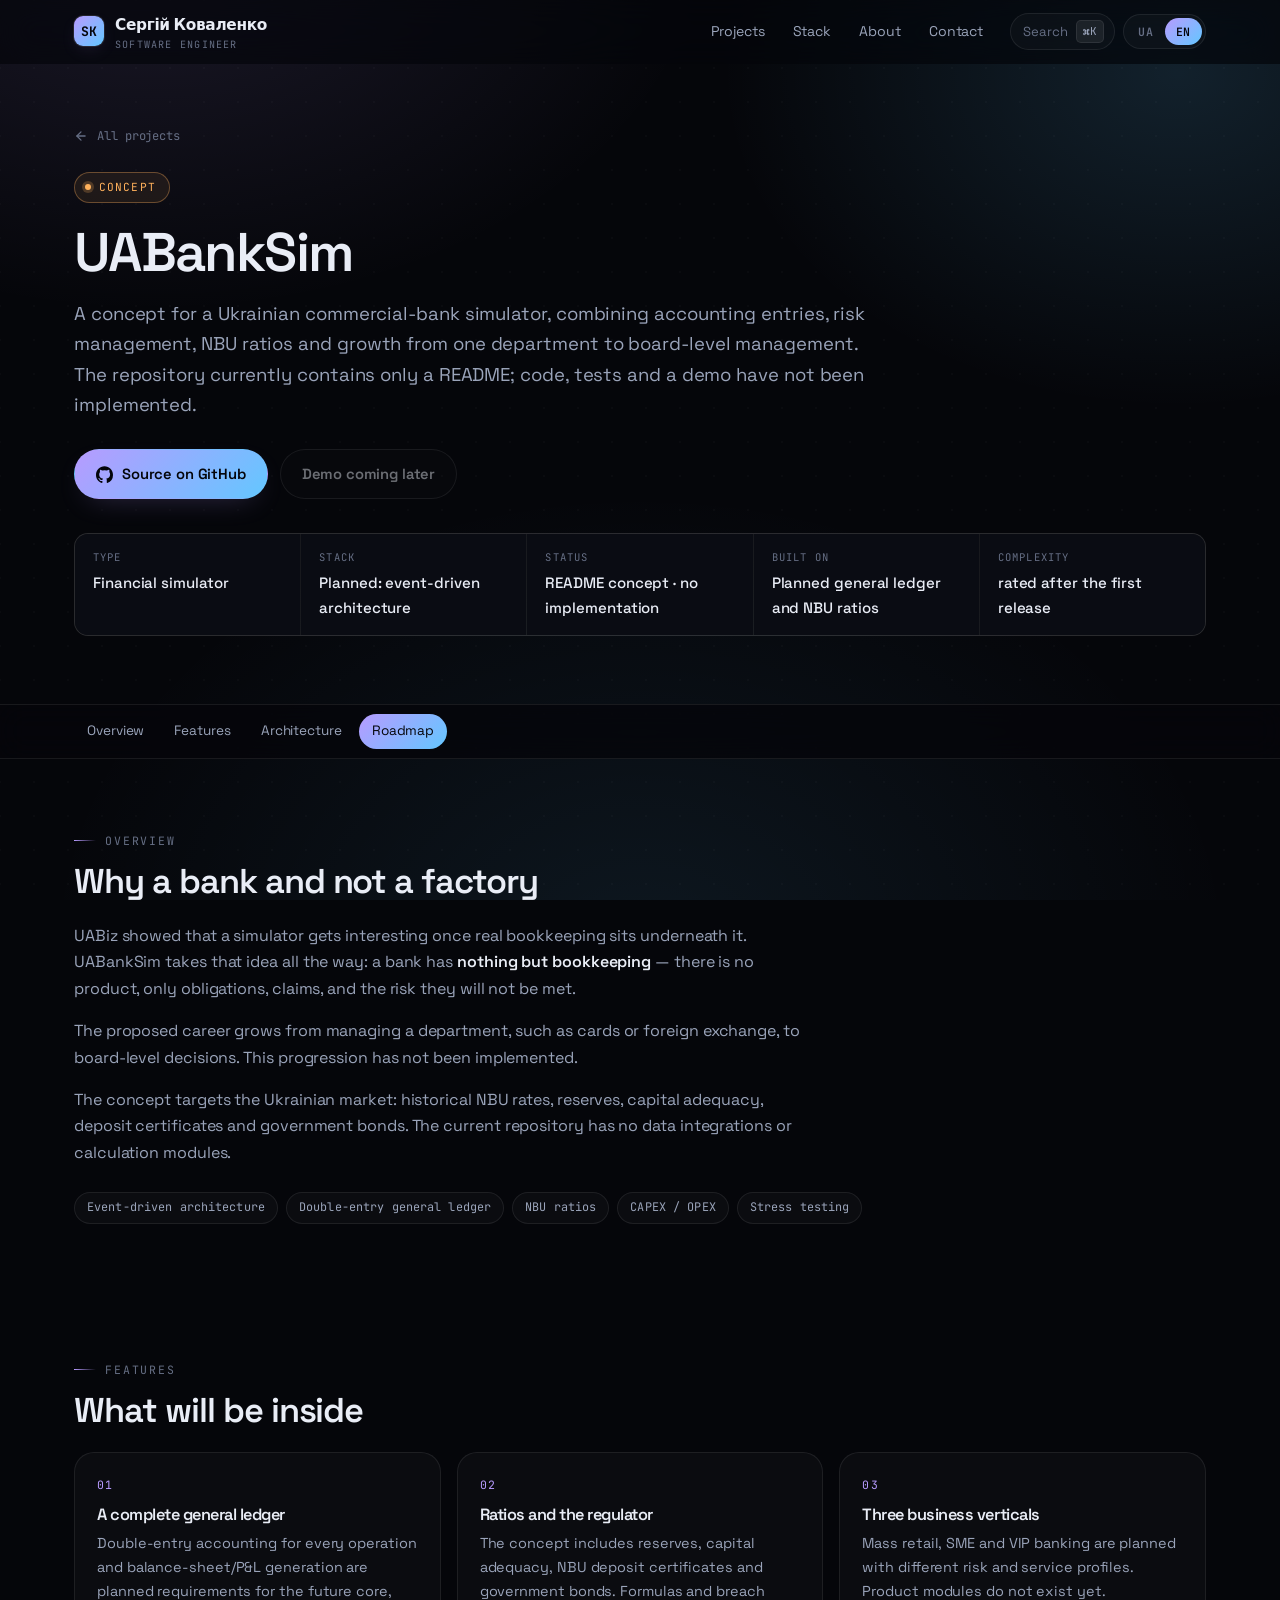
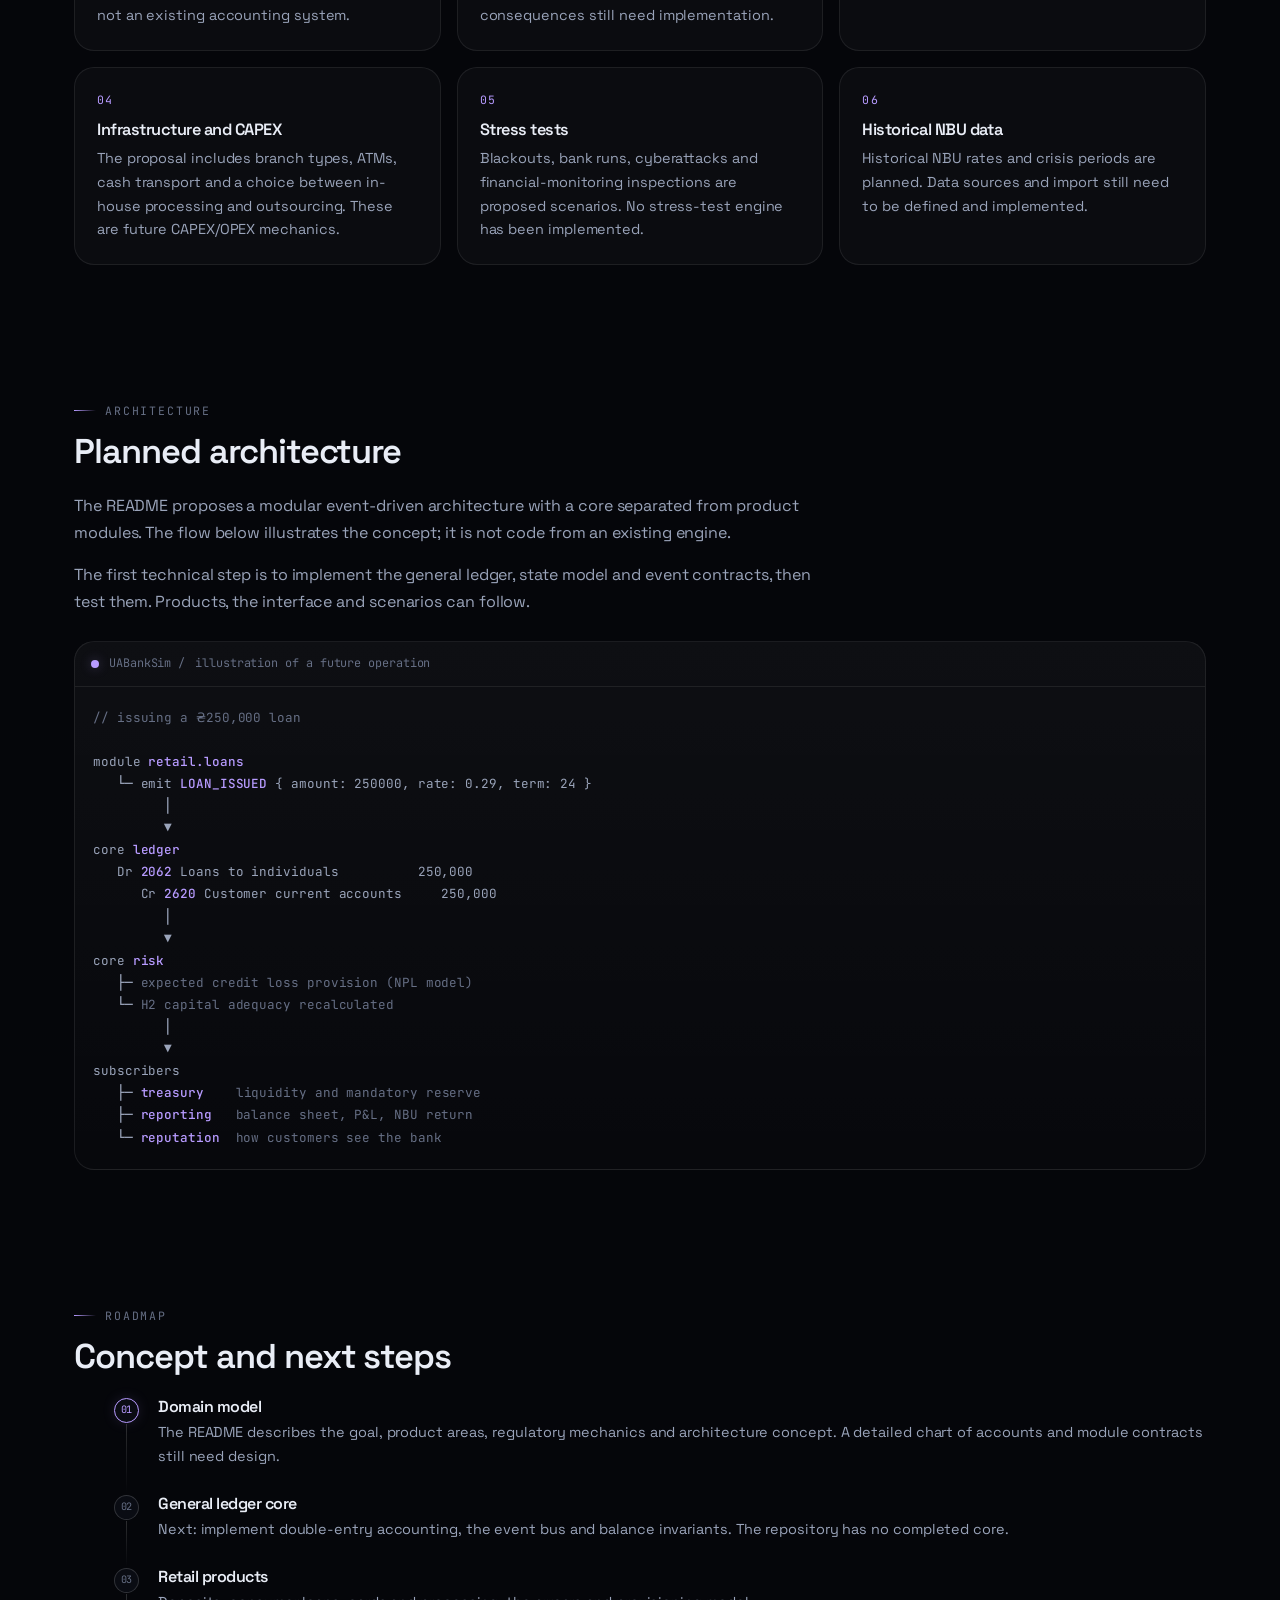
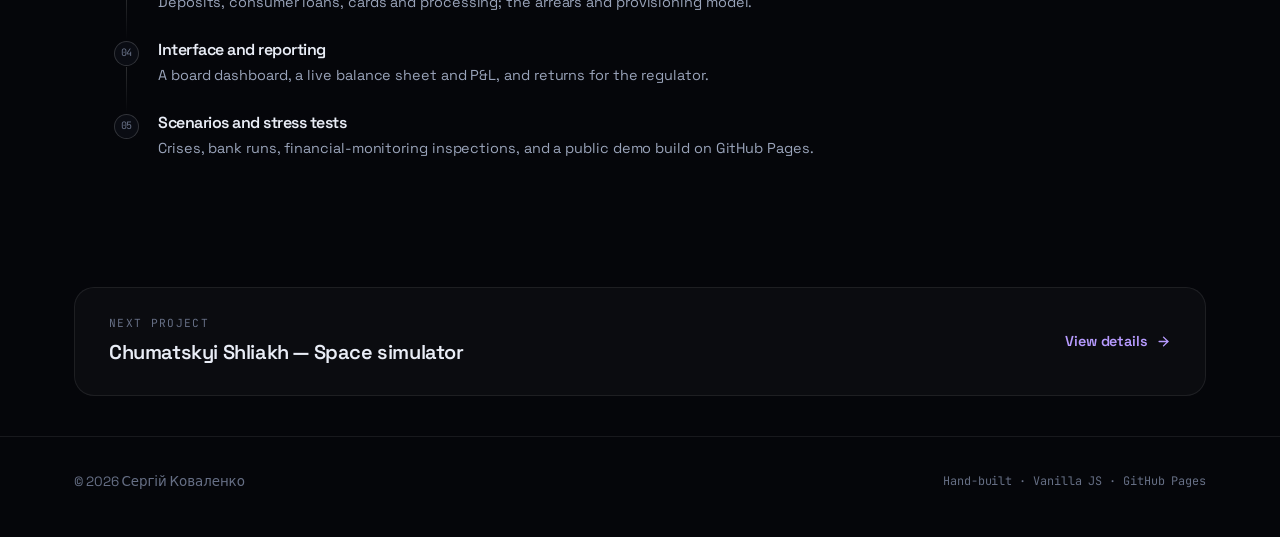
<file: uabank.html>
<!DOCTYPE html>
<html lang="uk" data-accent="violet">
<head>
<meta charset="UTF-8">
<meta name="viewport" content="width=device-width, initial-scale=1">
<title>UABankSim — концепція банківського симулятора | Сергій Коваленко</title>
<meta name="description" content="Концепція симулятора українського банку: головна книга, ризики та нормативи НБУ. Наразі лише README — реалізації, тестів і демо ще немає.">
<meta name="color-scheme" content="dark">
<meta name="theme-color" content="#05060a">
<meta property="og:type" content="article">
<meta property="og:title" content="UABankSim — банківський симулятор">
<meta property="og:description" content="Концепція симулятора українського банку: головна книга, ризики та нормативи НБУ. Наразі лише README — реалізації, тестів і демо ще немає.">
<link rel="icon" href="assets/favicon.svg" type="image/svg+xml">
<link rel="preconnect" href="https://fonts.googleapis.com">
<link rel="preconnect" href="https://fonts.gstatic.com" crossorigin>
<link rel="stylesheet" href="https://fonts.googleapis.com/css2?family=Space+Grotesk:wght@400;500;600;700&family=JetBrains+Mono:wght@400;500&display=swap">
<link rel="stylesheet" href="assets/css/main.css?v=20261008b">
</head>
<body>

<a class="skip" href="#main" data-i18n="common.skip">Перейти до вмісту</a>

<div class="bg-layer" aria-hidden="true"></div>
<canvas id="bg-grid" aria-hidden="true"></canvas>

<svg width="0" height="0" style="position:absolute" aria-hidden="true">
  <symbol id="i-github" viewBox="0 0 24 24" fill="currentColor"><path d="M12 .5C5.4.5 0 5.9 0 12.6c0 5.3 3.4 9.8 8.2 11.4.6.1.8-.3.8-.6v-2.2c-3.3.7-4-1.6-4-1.6-.6-1.4-1.4-1.8-1.4-1.8-1.1-.8.1-.8.1-.8 1.2.1 1.9 1.3 1.9 1.3 1.1 1.9 2.9 1.4 3.6 1 .1-.8.4-1.4.8-1.7-2.7-.3-5.5-1.4-5.5-6 0-1.3.5-2.4 1.2-3.2-.1-.3-.5-1.5.1-3.2 0 0 1-.3 3.3 1.2a11.5 11.5 0 0 1 6 0C17.6 4.9 18.6 5.2 18.6 5.2c.7 1.7.2 2.9.1 3.2.8.8 1.2 1.9 1.2 3.2 0 4.6-2.8 5.7-5.5 6 .4.4.8 1.1.8 2.3v3.4c0 .3.2.7.8.6A12.1 12.1 0 0 0 24 12.6C24 5.9 18.6.5 12 .5z"/></symbol>
  <symbol id="i-ext" viewBox="0 0 24 24" fill="none" stroke="currentColor" stroke-width="2" stroke-linecap="round" stroke-linejoin="round"><path d="M18 13v6a2 2 0 0 1-2 2H5a2 2 0 0 1-2-2V8a2 2 0 0 1 2-2h6"/><polyline points="15 3 21 3 21 9"/><line x1="10" y1="14" x2="21" y2="3"/></symbol>
  <symbol id="i-arrow" viewBox="0 0 24 24" fill="none" stroke="currentColor" stroke-width="2.2" stroke-linecap="round" stroke-linejoin="round"><line x1="5" y1="12" x2="19" y2="12"/><polyline points="12 5 19 12 12 19"/></symbol>
  <symbol id="i-back" viewBox="0 0 24 24" fill="none" stroke="currentColor" stroke-width="2.2" stroke-linecap="round" stroke-linejoin="round"><line x1="19" y1="12" x2="5" y2="12"/><polyline points="12 19 5 12 12 5"/></symbol>
  <symbol id="i-close" viewBox="0 0 24 24" fill="none" stroke="currentColor" stroke-width="2.2" stroke-linecap="round"><line x1="18" y1="6" x2="6" y2="18"/><line x1="6" y1="6" x2="18" y2="18"/></symbol>
  <symbol id="i-chev-l" viewBox="0 0 24 24" fill="none" stroke="currentColor" stroke-width="2.2" stroke-linecap="round" stroke-linejoin="round"><polyline points="15 18 9 12 15 6"/></symbol>
  <symbol id="i-chev-r" viewBox="0 0 24 24" fill="none" stroke="currentColor" stroke-width="2.2" stroke-linecap="round" stroke-linejoin="round"><polyline points="9 18 15 12 9 6"/></symbol>
</svg>

<header class="nav" id="nav">
  <div class="shell nav-in">
    <a class="brand" href="index.html">
      <span class="brand-mark">SK</span>
      <span class="brand-txt">Сергій Коваленко<small data-i18n="common.role">Software Engineer</small></span>
    </a>
    <nav class="nav-links" aria-label="Основна навігація">
      <a href="index.html#projects" data-i18n="nav.projects">Проєкти</a>
      <a href="index.html#stack" data-i18n="nav.stack">Стек</a>
      <a href="index.html#about" data-i18n="nav.about">Про мене</a>
      <a href="index.html#contact" data-i18n="nav.contact">Контакти</a>
    </nav>
    <div class="nav-tools">
      <button class="kbd-btn" data-cmdk-open type="button" aria-haspopup="dialog">
        <span data-i18n="nav.search">Пошук</span><kbd>⌘K</kbd>
      </button>
      <div class="lang" role="group" aria-label="Мова / Language">
        <button type="button" data-lang="uk" aria-pressed="true">UA</button>
        <button type="button" data-lang="en" aria-pressed="false">EN</button>
      </div>
    </div>
  </div>
  <div class="scroll-bar" id="scroll-bar" aria-hidden="true"></div>
</header>

<main id="main">

  <section class="p-hero shell">
    <a class="crumb" href="index.html#projects">
      <svg><use href="#i-back"></use></svg>
      <span data-i18n="common.back">Усі проєкти</span>
    </a>

    <span class="status status-wip" data-i18n="bank.status">Концепція</span>
    <h1 class="p-title">UABankSim</h1>
    <p class="p-tag" data-i18n="bank.tag">Концепція симулятора комерційного банку в Україні. Задум поєднує бухгалтерські проводки, ризик-менеджмент, нормативи НБУ та розвиток банку від окремого напрямку до рівня правління. Наразі в репозиторії є лише README; код, тести й демоверсія ще не реалізовані.</p>

    <div class="p-cta">
      <a class="btn btn-primary" href="https://github.com/kovalenkoserhii2107-maker/UABankSim" target="_blank" rel="noopener">
        <svg><use href="#i-github"></use></svg>
        <span data-i18n="common.source">Код на GitHub</span>
      </a>
      <span class="btn btn-ghost" aria-disabled="true" data-i18n="bank.soon">Демо з'явиться пізніше</span>
    </div>

    <dl class="meta-grid" data-reveal>
      <div><dt data-i18n="common.m.type">Тип</dt><dd data-i18n="bank.m.type">Фінансовий симулятор</dd></div>
      <div><dt data-i18n="common.m.stack">Стек</dt><dd data-i18n="bank.m.stack">Заплановано: event-driven архітектура</dd></div>
      <div><dt data-i18n="common.m.status">Статус</dt><dd data-i18n="bank.m.statusv">Концепція в README · без реалізації</dd></div>
      <div><dt data-i18n="bank.m.base">Основа</dt><dd data-i18n="bank.m.basev">Заплановані головна книга й нормативи НБУ</dd></div>
      <div><dt data-i18n="common.m.cx">Складність</dt><dd data-i18n="bank.cx">оцінка після першого релізу</dd></div>
    </dl>
  </section>

  <nav class="subnav" aria-label="Розділи сторінки">
    <div class="shell">
      <ul>
        <li><a href="#overview" data-i18n="common.s.overview">Огляд</a></li>
        <li><a href="#features" data-i18n="common.s.features">Механіки</a></li>
        <li><a href="#arch" data-i18n="common.s.arch">Архітектура</a></li>
        <li><a href="#road" data-i18n="common.s.road">Дорожня карта</a></li>
      </ul>
    </div>
  </nav>

  <section class="block" id="overview">
    <div class="shell">
      <span class="eyebrow" data-i18n="common.s.overview">Огляд</span>
      <h2 data-i18n="bank.o.h">Чому банк, а не завод</h2>
      <div class="prose" data-reveal>
        <p data-i18n="bank.o.p1">UABiz показав, що симулятор стає цікавим тоді, коли під ним лежить справжня бухгалтерія. UABankSim доводить цю ідею до кінця: у банку <strong>немає нічого, крім бухгалтерії</strong> — товару не існує, є лише зобов'язання, вимоги та ризик, що вони не будуть виконані.</p>
        <p data-i18n="bank.o.p2">У задумі кар’єра масштабується від керування окремим напрямком, наприклад картками чи валютними операціями, до рівня правління. Цей маршрут ще не реалізовано.</p>
        <p data-i18n="bank.o.p3">Концепція орієнтується на український ринок: історичні ставки НБУ, обов’язкові резерви, достатність капіталу, депозитні сертифікати й ОВДП. Інтеграцій із даними та розрахункових модулів у поточному репозиторії немає.</p>
      </div>
      <div class="chip-row" style="margin-top:26px">
        <span class="chip">Event-driven architecture</span>
        <span class="chip">Double-entry general ledger</span>
        <span class="chip" data-i18n="chip.nbu">Нормативи НБУ</span>
        <span class="chip">CAPEX / OPEX</span>
        <span class="chip">Stress testing</span>
      </div>
    </div>
  </section>

  <section class="block" id="features">
    <div class="shell">
      <span class="eyebrow" data-i18n="common.s.features">Механіки</span>
      <h2 data-i18n="bank.f.h">Що буде всередині</h2>
      <div class="feat">
        <article class="card feat-item" data-reveal>
          <span class="feat-num">01</span>
          <h3 data-i18n="bank.f1.t">Повноцінна головна книга</h3>
          <p data-i18n="bank.f1.p">Планується подвійний запис для кожної операції та формування балансу й P&amp;L. Це вимога до майбутнього ядра, а не вже наявна бухгалтерська система.</p>
        </article>
        <article class="card feat-item" data-reveal style="--d:70ms">
          <span class="feat-num">02</span>
          <h3 data-i18n="bank.f2.t">Нормативи та регулятор</h3>
          <p data-i18n="bank.f2.p">У концепції передбачені обов’язкові резерви, достатність капіталу, депозитні сертифікати НБУ й ОВДП. Формули та наслідки порушень ще потрібно реалізувати.</p>
        </article>
        <article class="card feat-item" data-reveal style="--d:140ms">
          <span class="feat-num">03</span>
          <h3 data-i18n="bank.f3.t">Три бізнес-вертикалі</h3>
          <p data-i18n="bank.f3.p">Заплановано масовий роздріб, МСБ і VIP-банкінг із різними профілями ризику й обслуговування. Продуктових модулів поки немає.</p>
        </article>
        <article class="card feat-item" data-reveal style="--d:210ms">
          <span class="feat-num">04</span>
          <h3 data-i18n="bank.f4.t">Інфраструктура й CAPEX</h3>
          <p data-i18n="bank.f4.p">Задум передбачає типи відділень, банкомати, інкасацію та вибір між власним процесингом і аутсорсингом. Це майбутні механіки CAPEX та OPEX.</p>
        </article>
        <article class="card feat-item" data-reveal style="--d:280ms">
          <span class="feat-num">05</span>
          <h3 data-i18n="bank.f5.t">Стрес-тести</h3>
          <p data-i18n="bank.f5.p">Блекаути, набіги вкладників, кібератаки та перевірки фінмоніторингу описані як майбутні сценарії. Реалізованого рушія стрес-тестів поки немає.</p>
        </article>
        <article class="card feat-item" data-reveal style="--d:350ms">
          <span class="feat-num">06</span>
          <h3 data-i18n="bank.f6.t">Історичні дані НБУ</h3>
          <p data-i18n="bank.f6.p">Планується використання історичних ставок і кризових періодів НБУ. Джерела даних та імпорт ще потрібно визначити й реалізувати.</p>
        </article>
      </div>
    </div>
  </section>

  <section class="block" id="arch">
    <div class="shell">
      <span class="eyebrow" data-i18n="common.s.arch">Архітектура</span>
      <h2 data-i18n="bank.a.h">Запланована архітектура</h2>
      <div class="prose" style="margin-bottom:26px" data-reveal>
        <p data-i18n="bank.a.p1">README пропонує модульну event-driven архітектуру з ядром, відокремленим від продуктових модулів. Наведений нижче потік — ілюстрація задуму, а не код наявного рушія.</p>
        <p data-i18n="bank.a.p2">Перший технічний етап — реалізувати головну книгу, модель стану та контракти подій і перевірити їх тестами. Після цього можна додавати продукти, інтерфейс і сценарії.</p>
      </div>
      <div class="code-panel" data-reveal>
        <div class="code-head">UABankSim / <span data-i18n="bank.a.flow">ілюстрація майбутньої операції</span></div>
<pre data-i18n="bank.a.pre"><i>// видача кредиту на 250 000 ₴</i>

module <b>retail.loans</b>
   └─ emit <b>LOAN_ISSUED</b> { amount: 250000, rate: 0.29, term: 24 }
         │
         ▼
core <b>ledger</b>
   Dt <b>2062</b> Кредити фізичним особам      250 000
      Ct <b>2620</b> Поточні рахунки клієнтів     250 000
         │
         ▼
core <b>risk</b>
   ├─ <i>резерв під очікувані втрати (NPL-модель)</i>
   └─ <i>перерахунок Н2 — достатність капіталу</i>
         │
         ▼
subscribers
   ├─ <b>treasury</b>    <i>ліквідність і обов'язковий резерв</i>
   ├─ <b>reporting</b>   <i>баланс, P&amp;L, звіт для НБУ</i>
   └─ <b>reputation</b>  <i>сприйняття банку клієнтами</i></pre>
      </div>
    </div>
  </section>

  <section class="block" id="road">
    <div class="shell">
      <span class="eyebrow" data-i18n="common.s.road">Дорожня карта</span>
      <h2 data-i18n="bank.r.h">Концепція та наступні кроки</h2>
      <ul class="road" data-reveal>
        <li data-done="1">
          <span class="road-dot">01</span>
          <div>
            <h3 data-i18n="bank.r1.t">Модель предметної області</h3>
            <p data-i18n="bank.r1.p">README описує мету, продуктові напрямки, регуляторні механіки та архітектурний задум. Детальний план рахунків і контракти модулів ще потрібно розробити.</p>
          </div>
        </li>
        <li>
          <span class="road-dot">02</span>
          <div>
            <h3 data-i18n="bank.r2.t">Ядро головної книги</h3>
            <p data-i18n="bank.r2.p">Наступний етап: реалізувати подвійний запис, шину подій та інваріанти балансу. Готового ядра в репозиторії немає.</p>
          </div>
        </li>
        <li>
          <span class="road-dot">03</span>
          <div>
            <h3 data-i18n="bank.r3.t">Роздрібні продукти</h3>
            <p data-i18n="bank.r3.p">Депозити, споживчі кредити, картки та процесинг; модель прострочення й резервування.</p>
          </div>
        </li>
        <li>
          <span class="road-dot">04</span>
          <div>
            <h3 data-i18n="bank.r4.t">Інтерфейс і звітність</h3>
            <p data-i18n="bank.r4.p">Панель правління, баланс і P&amp;L у реальному часі, звіти для регулятора.</p>
          </div>
        </li>
        <li>
          <span class="road-dot">05</span>
          <div>
            <h3 data-i18n="bank.r5.t">Сценарії та стрес-тести</h3>
            <p data-i18n="bank.r5.p">Кризи, набіги вкладників, перевірки фінмоніторингу та публічна демоверсія на GitHub Pages.</p>
          </div>
        </li>
      </ul>
    </div>
  </section>

  <div class="shell">
    <a class="card next-strip stretch" href="space.html" data-reveal>
      <span>
        <small data-i18n="common.next">Наступний проєкт</small>
        <strong><span data-i18n="space.name">Чумацький Шлях</span> — <span data-i18n="proj.space.kick">Космічний симулятор</span></strong>
      </span>
      <span class="link-arrow"><span data-i18n="common.more">Детальніше</span> <svg><use href="#i-arrow"></use></svg></span>
    </a>
  </div>

</main>

<footer class="foot">
  <div class="shell foot-in">
    <span>© <span id="year">2026</span> Сергій Коваленко</span>
    <span class="foot-meta" data-i18n="foot.meta">Зроблено вручну · Vanilla JS · GitHub Pages</span>
  </div>
</footer>

<div class="cmdk" id="cmdk" role="dialog" aria-modal="true" aria-label="Навігація">
  <div class="cmdk-box">
    <input class="cmdk-input" id="cmdk-input" type="text" autocomplete="off" spellcheck="false" placeholder="Куди йдемо?" data-i18n-attr="placeholder:cmd.ph">
    <ul class="cmdk-list" id="cmdk-list" role="listbox"></ul>
    <div class="cmdk-foot">
      <span>↑↓ <span data-i18n="cmd.nav">навігація</span></span>
      <span>↵ <span data-i18n="cmd.open">відкрити</span></span>
      <span>esc <span data-i18n="cmd.close">закрити</span></span>
    </div>
  </div>
</div>

<script src="assets/js/i18n.js?v=20261011a"></script>
<script src="assets/js/app.js?v=20261008c"></script>
</body>
</html>
</file>
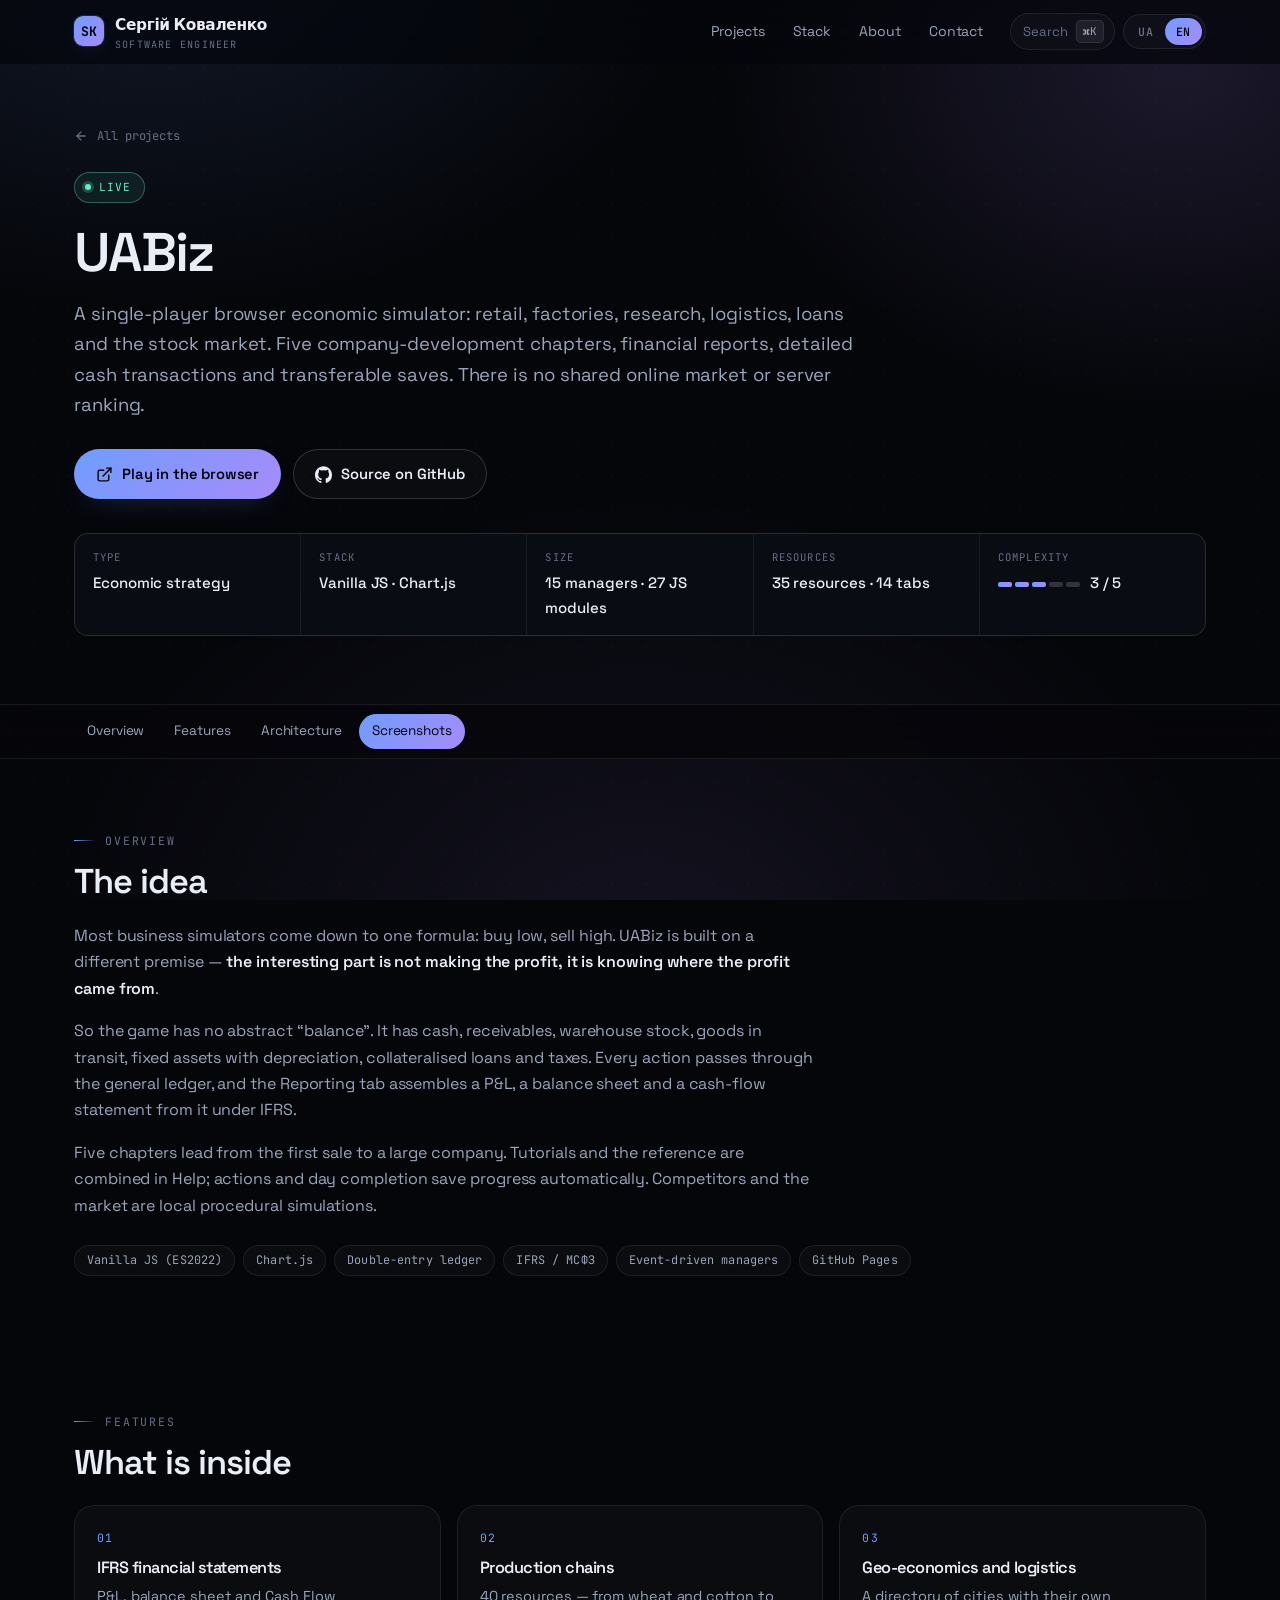
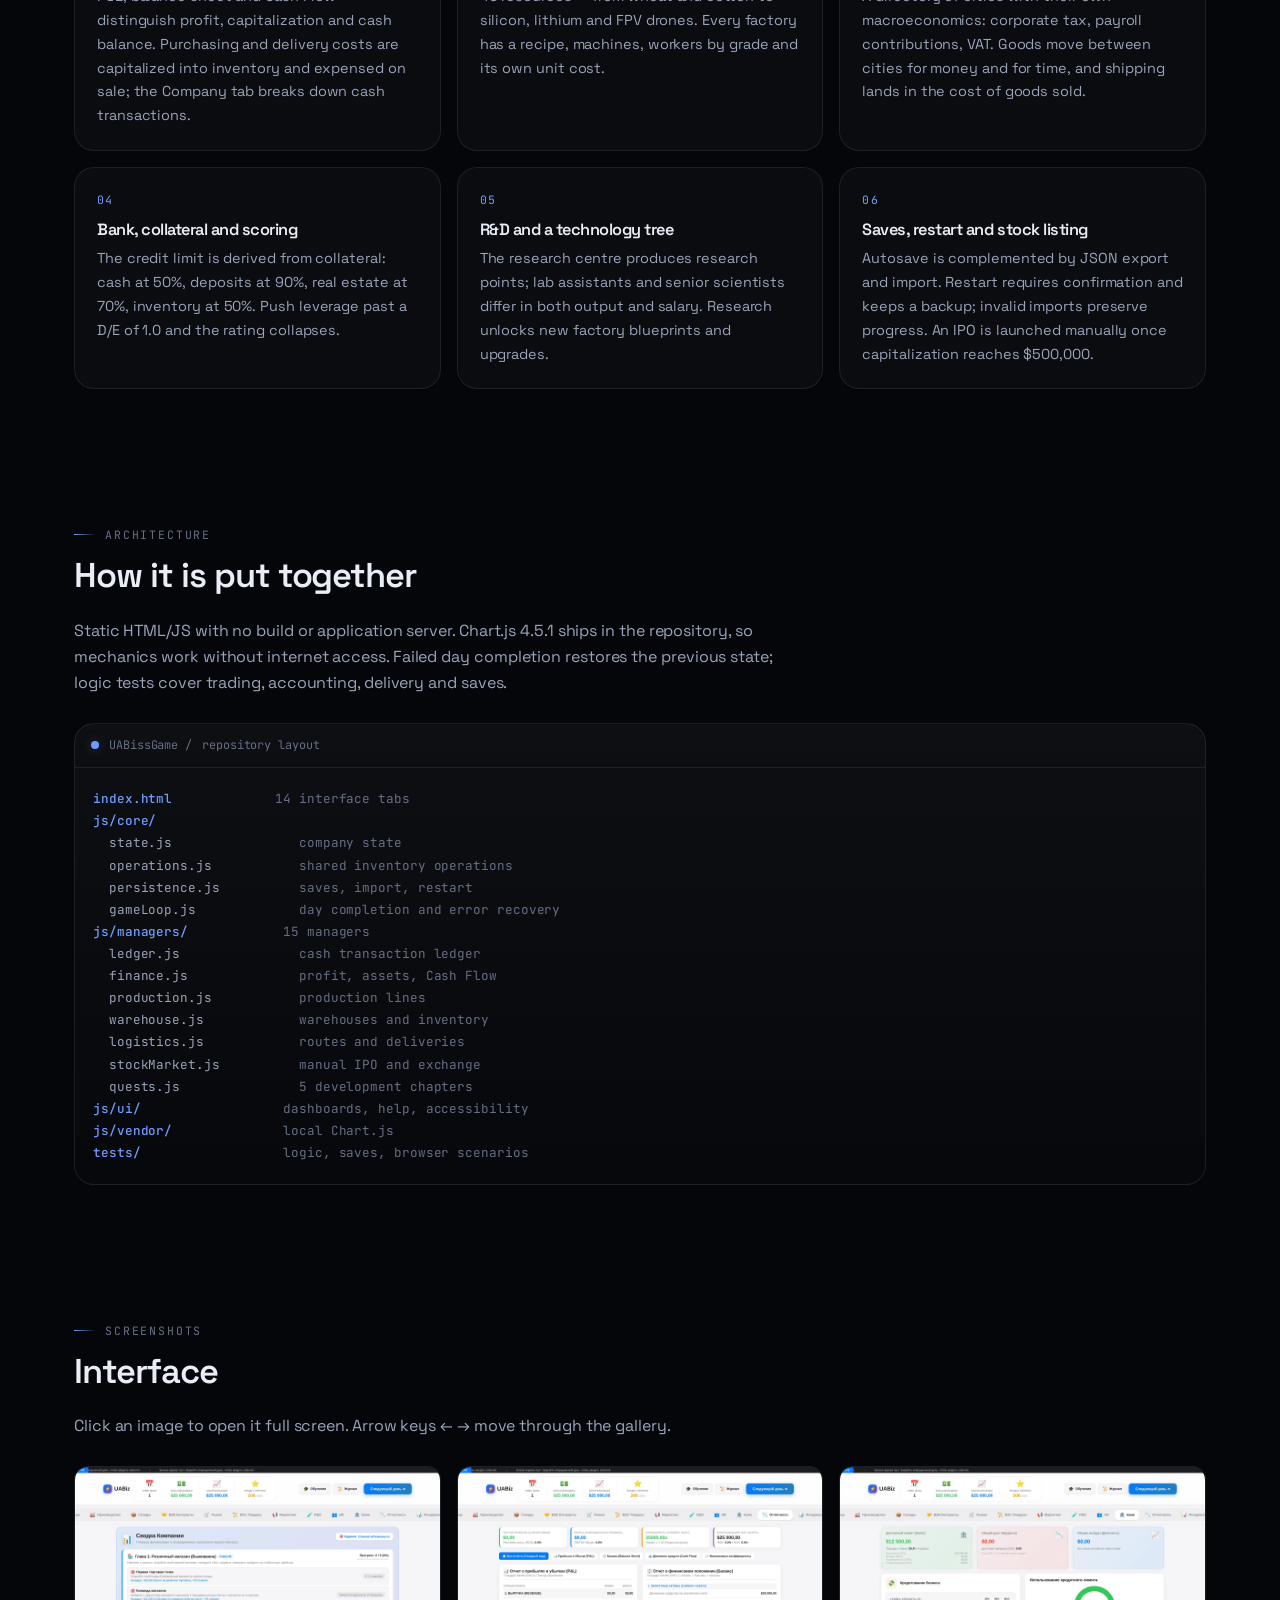
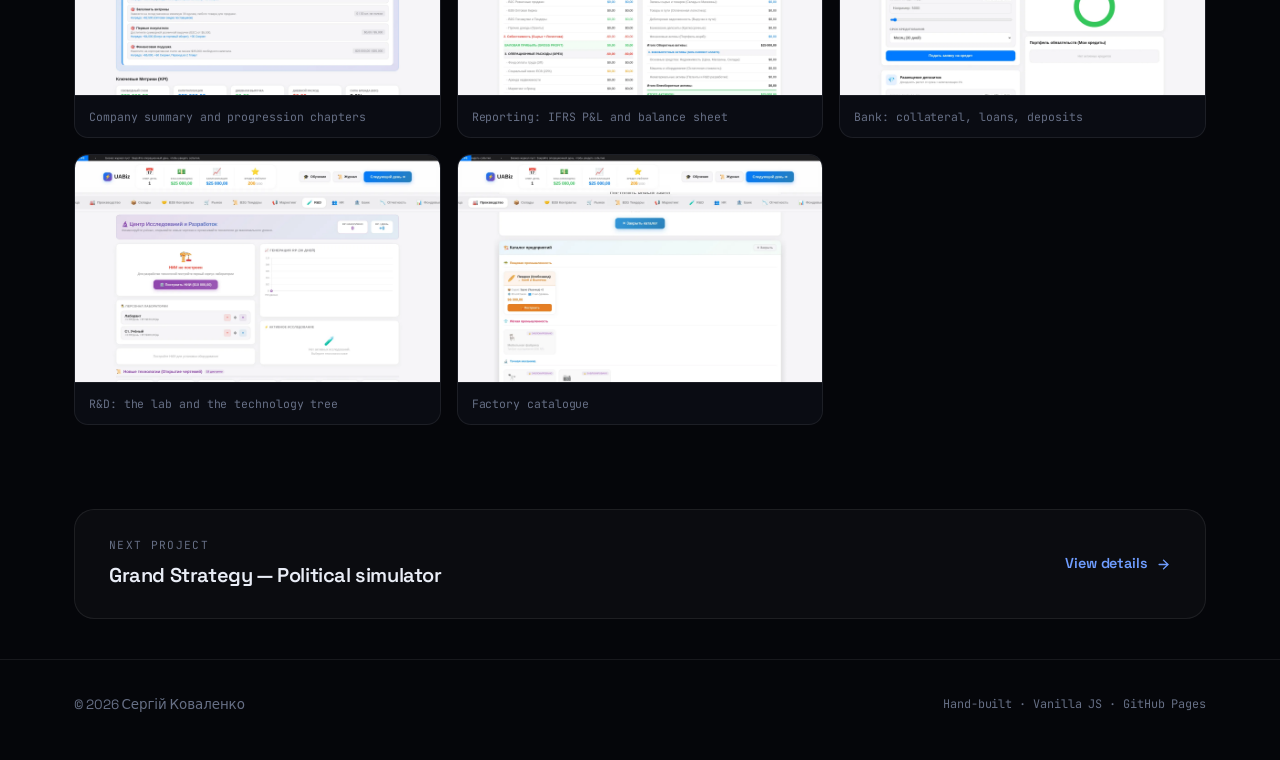
<file: uabiz.html>
<!DOCTYPE html>
<html lang="uk" data-accent="blue">
<head>
<meta charset="UTF-8">
<meta name="viewport" content="width=device-width, initial-scale=1">
<title>UABiz — економічний симулятор | Сергій Коваленко</title>
<meta name="description" content="Браузерна стратегія управління бізнесом: виробничі ланцюжки, логістика між містами, банківські кредити та звітність за МСФЗ. Vanilla JS + Chart.js.">
<meta name="color-scheme" content="dark">
<meta name="theme-color" content="#05060a">
<meta property="og:type" content="article">
<meta property="og:title" content="UABiz — економічний симулятор">
<meta property="og:description" content="Від першого магазину до національної корпорації: 40 ресурсів, подвійний запис, P&L і баланс за МСФЗ.">
<link rel="icon" href="assets/favicon.svg" type="image/svg+xml">
<link rel="preconnect" href="https://fonts.googleapis.com">
<link rel="preconnect" href="https://fonts.gstatic.com" crossorigin>
<link rel="stylesheet" href="https://fonts.googleapis.com/css2?family=Space+Grotesk:wght@400;500;600;700&family=JetBrains+Mono:wght@400;500&display=swap">
<link rel="stylesheet" href="assets/css/main.css?v=20261008b">
</head>
<body>

<a class="skip" href="#main" data-i18n="common.skip">Перейти до вмісту</a>

<div class="bg-layer" aria-hidden="true"></div>
<canvas id="bg-grid" aria-hidden="true"></canvas>

<svg width="0" height="0" style="position:absolute" aria-hidden="true">
  <symbol id="i-github" viewBox="0 0 24 24" fill="currentColor"><path d="M12 .5C5.4.5 0 5.9 0 12.6c0 5.3 3.4 9.8 8.2 11.4.6.1.8-.3.8-.6v-2.2c-3.3.7-4-1.6-4-1.6-.6-1.4-1.4-1.8-1.4-1.8-1.1-.8.1-.8.1-.8 1.2.1 1.9 1.3 1.9 1.3 1.1 1.9 2.9 1.4 3.6 1 .1-.8.4-1.4.8-1.7-2.7-.3-5.5-1.4-5.5-6 0-1.3.5-2.4 1.2-3.2-.1-.3-.5-1.5.1-3.2 0 0 1-.3 3.3 1.2a11.5 11.5 0 0 1 6 0C17.6 4.9 18.6 5.2 18.6 5.2c.7 1.7.2 2.9.1 3.2.8.8 1.2 1.9 1.2 3.2 0 4.6-2.8 5.7-5.5 6 .4.4.8 1.1.8 2.3v3.4c0 .3.2.7.8.6A12.1 12.1 0 0 0 24 12.6C24 5.9 18.6.5 12 .5z"/></symbol>
  <symbol id="i-ext" viewBox="0 0 24 24" fill="none" stroke="currentColor" stroke-width="2" stroke-linecap="round" stroke-linejoin="round"><path d="M18 13v6a2 2 0 0 1-2 2H5a2 2 0 0 1-2-2V8a2 2 0 0 1 2-2h6"/><polyline points="15 3 21 3 21 9"/><line x1="10" y1="14" x2="21" y2="3"/></symbol>
  <symbol id="i-arrow" viewBox="0 0 24 24" fill="none" stroke="currentColor" stroke-width="2.2" stroke-linecap="round" stroke-linejoin="round"><line x1="5" y1="12" x2="19" y2="12"/><polyline points="12 5 19 12 12 19"/></symbol>
  <symbol id="i-back" viewBox="0 0 24 24" fill="none" stroke="currentColor" stroke-width="2.2" stroke-linecap="round" stroke-linejoin="round"><line x1="19" y1="12" x2="5" y2="12"/><polyline points="12 19 5 12 12 5"/></symbol>
  <symbol id="i-close" viewBox="0 0 24 24" fill="none" stroke="currentColor" stroke-width="2.2" stroke-linecap="round"><line x1="18" y1="6" x2="6" y2="18"/><line x1="6" y1="6" x2="18" y2="18"/></symbol>
  <symbol id="i-chev-l" viewBox="0 0 24 24" fill="none" stroke="currentColor" stroke-width="2.2" stroke-linecap="round" stroke-linejoin="round"><polyline points="15 18 9 12 15 6"/></symbol>
  <symbol id="i-chev-r" viewBox="0 0 24 24" fill="none" stroke="currentColor" stroke-width="2.2" stroke-linecap="round" stroke-linejoin="round"><polyline points="9 18 15 12 9 6"/></symbol>
</svg>

<header class="nav" id="nav">
  <div class="shell nav-in">
    <a class="brand" href="index.html">
      <span class="brand-mark">SK</span>
      <span class="brand-txt">Сергій Коваленко<small data-i18n="common.role">Software Engineer</small></span>
    </a>
    <nav class="nav-links" aria-label="Основна навігація">
      <a href="index.html#projects" data-i18n="nav.projects">Проєкти</a>
      <a href="index.html#stack" data-i18n="nav.stack">Стек</a>
      <a href="index.html#about" data-i18n="nav.about">Про мене</a>
      <a href="index.html#contact" data-i18n="nav.contact">Контакти</a>
    </nav>
    <div class="nav-tools">
      <button class="kbd-btn" data-cmdk-open type="button" aria-haspopup="dialog">
        <span data-i18n="nav.search">Пошук</span><kbd>⌘K</kbd>
      </button>
      <div class="lang" role="group" aria-label="Мова / Language">
        <button type="button" data-lang="uk" aria-pressed="true">UA</button>
        <button type="button" data-lang="en" aria-pressed="false">EN</button>
      </div>
    </div>
  </div>
  <div class="scroll-bar" id="scroll-bar" aria-hidden="true"></div>
</header>

<main id="main">

  <section class="p-hero shell">
    <a class="crumb" href="index.html#projects">
      <svg><use href="#i-back"></use></svg>
      <span data-i18n="common.back">Усі проєкти</span>
    </a>

    <span class="status status-live" data-i18n="common.live">Працює</span>
    <h1 class="p-title">UABiz</h1>
    <p class="p-tag" data-i18n="uabiz.tag">Однокористувацький економічний симулятор у браузері: роздріб, заводи, дослідження, логістика, кредити й фондовий ринок. П’ять глав розвитку компанії, фінансова звітність, детальні грошові операції та перенесення збережень. Спільного онлайн-ринку й серверного рейтингу немає.</p>

    <div class="p-cta">
      <a class="btn btn-primary" href="https://kovalenkoserhii2107-maker.github.io/UABissGame/" target="_blank" rel="noopener">
        <svg><use href="#i-ext"></use></svg>
        <span data-i18n="uabiz.cta">Грати в браузері</span>
      </a>
      <a class="btn btn-ghost" href="https://github.com/kovalenkoserhii2107-maker/UABissGame" target="_blank" rel="noopener">
        <svg><use href="#i-github"></use></svg>
        <span data-i18n="common.source">Код на GitHub</span>
      </a>
    </div>

    <dl class="meta-grid" data-reveal>
      <div><dt data-i18n="common.m.type">Тип</dt><dd data-i18n="uabiz.m.type">Економічна стратегія</dd></div>
      <div><dt data-i18n="common.m.stack">Стек</dt><dd>Vanilla JS · Chart.js</dd></div>
      <div><dt data-i18n="common.m.scale">Обсяг</dt><dd data-i18n="uabiz.m.scale">15 менеджерів · 27 модулів JS</dd></div>
      <div><dt data-i18n="uabiz.m.res">Ресурси</dt><dd data-i18n="uabiz.m.resv">35 ресурсів · 14 вкладок</dd></div>
      <div><dt data-i18n="common.m.cx">Складність</dt><dd><span class="cx" aria-hidden="true"><i class="on"></i><i class="on"></i><i class="on"></i><i></i><i></i></span> 3 / 5</dd></div>
    </dl>
  </section>

  <nav class="subnav" aria-label="Розділи сторінки">
    <div class="shell">
      <ul>
        <li><a href="#overview" data-i18n="common.s.overview">Огляд</a></li>
        <li><a href="#features" data-i18n="common.s.features">Механіки</a></li>
        <li><a href="#arch" data-i18n="common.s.arch">Архітектура</a></li>
        <li><a href="#shots" data-i18n="common.s.shots">Скріншоти</a></li>
      </ul>
    </div>
  </nav>

  <section class="block" id="overview">
    <div class="shell">
      <span class="eyebrow" data-i18n="common.s.overview">Огляд</span>
      <h2 data-i18n="uabiz.o.h">Ідея</h2>
      <div class="prose" data-reveal>
        <p data-i18n="uabiz.o.p1">Більшість бізнес-симуляторів зводяться до однієї формули: купив дешевше — продав дорожче. UABiz побудований навколо іншої тези — <strong>цікаво не заробляти, а розуміти, звідки взявся прибуток</strong>.</p>
        <p data-i18n="uabiz.o.p2">Тому в грі немає абстрактного «балансу». Є каса, дебіторка, запаси на складах, товар у дорозі, основні засоби з амортизацією, кредити із заставою та податки. Кожна дія проходить через головну книгу, а вкладка «Звітність» збирає з неї P&amp;L, баланс і рух коштів за стандартом МСФЗ.</p>
        <p data-i18n="uabiz.o.p3">П’ять глав ведуть від першого продажу до великої компанії. Навчання й довідник об’єднані в «Допомозі»; після дій і закриття дня прогрес автоматично зберігається. Конкуренти й ринок — локальна процедурна симуляція.</p>
      </div>
      <div class="chip-row" style="margin-top:26px">
        <span class="chip">Vanilla JS (ES2022)</span>
        <span class="chip">Chart.js</span>
        <span class="chip">Double-entry ledger</span>
        <span class="chip">IFRS / МСФЗ</span>
        <span class="chip">Event-driven managers</span>
        <span class="chip">GitHub Pages</span>
      </div>
    </div>
  </section>

  <section class="block" id="features">
    <div class="shell">
      <span class="eyebrow" data-i18n="common.s.features">Механіки</span>
      <h2 data-i18n="uabiz.f.h">Що всередині</h2>
      <div class="feat">
        <article class="card feat-item" data-reveal>
          <span class="feat-num">01</span>
          <h3 data-i18n="uabiz.f1.t">Звітність за МСФЗ</h3>
          <p data-i18n="uabiz.f1.p">P&amp;L, баланс і Cash Flow розділяють прибуток, капіталізацію та залишок грошей. Закупівля й доставка входять у собівартість запасів, яка списується при продажі; вкладка «Компанія» показує розшифровку грошових операцій.</p>
        </article>
        <article class="card feat-item" data-reveal style="--d:70ms">
          <span class="feat-num">02</span>
          <h3 data-i18n="uabiz.f2.t">Виробничі ланцюжки</h3>
          <p data-i18n="uabiz.f2.p">40 ресурсів — від пшениці та бавовни до кремнію, літію й FPV-дронів. Кожен завод має рецепт, станки, робітників за рівнями та власну собівартість.</p>
        </article>
        <article class="card feat-item" data-reveal style="--d:140ms">
          <span class="feat-num">03</span>
          <h3 data-i18n="uabiz.f3.t">Гео-економіка та логістика</h3>
          <p data-i18n="uabiz.f3.p">Довідник міст із власною макроекономікою: податок на прибуток, ЄСВ, ПДВ. Товар між містами їде за гроші й за час — вартість доставки лягає в собівартість.</p>
        </article>
        <article class="card feat-item" data-reveal style="--d:210ms">
          <span class="feat-num">04</span>
          <h3 data-i18n="uabiz.f4.t">Банк, застава й скоринг</h3>
          <p data-i18n="uabiz.f4.p">Кредитний ліміт рахується від застави: готівка 50%, депозити 90%, нерухомість 70%, запаси 50%. Перевищення боргового навантаження D/E &gt; 1.0 обвалює рейтинг.</p>
        </article>
        <article class="card feat-item" data-reveal style="--d:280ms">
          <span class="feat-num">05</span>
          <h3 data-i18n="uabiz.f5.t">R&amp;D і дерево технологій</h3>
          <p data-i18n="uabiz.f5.p">НДІ виробляє очки досліджень: лаборанти й старші науковці мають різну продуктивність і зарплату. Дослідження відкривають нові креслення заводів і апгрейди.</p>
        </article>
        <article class="card feat-item" data-reveal style="--d:350ms">
          <span class="feat-num">06</span>
          <h3 data-i18n="uabiz.f6.t">Збереження, рестарт і вихід на біржу</h3>
          <p data-i18n="uabiz.f6.p">Автозбереження доповнене експортом та імпортом JSON. Рестарт потребує підтвердження й залишає резервну копію; некоректний імпорт не стирає прогрес. IPO запускається вручну при капіталізації від $500 000.</p>
        </article>
      </div>
    </div>
  </section>

  <section class="block" id="arch">
    <div class="shell">
      <span class="eyebrow" data-i18n="common.s.arch">Архітектура</span>
      <h2 data-i18n="uabiz.a.h">Як це влаштовано</h2>
      <div class="prose" style="margin-bottom:26px" data-reveal>
        <p data-i18n="uabiz.a.p">Статичні HTML/JS без збірки та сервера застосунку. Chart.js 4.5.1 включений у репозиторій, тому механіки працюють без інтернету. Закриття дня відновлює попередній стан при помилці; тести логіки охоплюють торгівлю, облік, доставку й збереження.</p>
      </div>
      <div class="code-panel" data-reveal>
        <div class="code-head">UABissGame / <span data-i18n="uabiz.a.tree">структура репозиторію</span></div>
<pre data-i18n="uabiz.a.pre"><b>index.html</b>             <i>14 вкладок інтерфейсу</i>
<b>js/core/</b>
  state.js                <i>стан компанії</i>
  operations.js           <i>спільні операції із запасами</i>
  persistence.js          <i>збереження, імпорт, рестарт</i>
  gameLoop.js             <i>закриття дня й відновлення при помилці</i>
<b>js/managers/</b>            <i>15 менеджерів</i>
  ledger.js               <i>журнал грошових операцій</i>
  finance.js              <i>прибуток, активи, Cash Flow</i>
  production.js           <i>виробничі лінії</i>
  warehouse.js            <i>склади й запаси</i>
  logistics.js            <i>маршрути й доставки</i>
  stockMarket.js          <i>ручне IPO й біржа</i>
  quests.js               <i>5 глав розвитку</i>
<b>js/ui/</b>                  <i>дашборди, допомога, доступність</i>
<b>js/vendor/</b>              <i>локальний Chart.js</i>
<b>tests/</b>                  <i>логіка, збереження, браузерні сценарії</i></pre>
      </div>
    </div>
  </section>

  <section class="block" id="shots">
    <div class="shell">
      <span class="eyebrow" data-i18n="common.s.shots">Скріншоти</span>
      <h2 data-i18n="common.shots.h">Інтерфейс</h2>
      <p class="prose" style="margin-bottom:26px" data-i18n="common.shots.hint">Натисніть на зображення, щоб відкрити його на весь екран. Стрілки ← → гортають галерею.</p>
      <div class="gal" data-reveal>
        <figure>
          <img src="assets/screens/uabiz-dashboard.webp" alt="Зведення компанії: розділ прогресу, завдання та ключові метрики" loading="lazy" width="1600" height="1000">
          <figcaption data-i18n="uabiz.g1">Зведення компанії та розділи прогресу</figcaption>
        </figure>
        <figure>
          <img src="assets/screens/uabiz-finance.webp" alt="Звіт про прибутки і збитки та баланс за стандартом МСФЗ" loading="lazy" width="1600" height="1000">
          <figcaption data-i18n="uabiz.g2">Звітність: P&amp;L і баланс за МСФЗ</figcaption>
        </figure>
        <figure>
          <img src="assets/screens/uabiz-bank.webp" alt="Банківська вкладка: кредитний ліміт, застава, депозити" loading="lazy" width="1600" height="1000">
          <figcaption data-i18n="uabiz.g3">Банк: застава, кредити, депозити</figcaption>
        </figure>
        <figure>
          <img src="assets/screens/uabiz-rnd.webp" alt="Центр досліджень і розробок: персонал лабораторії та генерація очок дослідження" loading="lazy" width="1600" height="1000">
          <figcaption data-i18n="uabiz.g4">R&amp;D: лабораторія та дерево технологій</figcaption>
        </figure>
        <figure>
          <img src="assets/screens/uabiz-catalog.webp" alt="Каталог підприємств із заблокованими за технологіями заводами" loading="lazy" width="1600" height="1000">
          <figcaption data-i18n="uabiz.g5">Каталог підприємств</figcaption>
        </figure>
      </div>
    </div>
  </section>

  <div class="shell">
    <a class="card next-strip stretch" href="politics.html" data-reveal>
      <span>
        <small data-i18n="common.next">Наступний проєкт</small>
        <strong>Grand Strategy — <span data-i18n="proj.politics.kick">Політичний симулятор</span></strong>
      </span>
      <span class="link-arrow"><span data-i18n="common.more">Детальніше</span> <svg><use href="#i-arrow"></use></svg></span>
    </a>
  </div>

</main>

<footer class="foot">
  <div class="shell foot-in">
    <span>© <span id="year">2026</span> Сергій Коваленко</span>
    <span class="foot-meta" data-i18n="foot.meta">Зроблено вручну · Vanilla JS · GitHub Pages</span>
  </div>
</footer>

<div class="cmdk" id="cmdk" role="dialog" aria-modal="true" aria-label="Навігація">
  <div class="cmdk-box">
    <input class="cmdk-input" id="cmdk-input" type="text" autocomplete="off" spellcheck="false" placeholder="Куди йдемо?" data-i18n-attr="placeholder:cmd.ph">
    <ul class="cmdk-list" id="cmdk-list" role="listbox"></ul>
    <div class="cmdk-foot">
      <span>↑↓ <span data-i18n="cmd.nav">навігація</span></span>
      <span>↵ <span data-i18n="cmd.open">відкрити</span></span>
      <span>esc <span data-i18n="cmd.close">закрити</span></span>
    </div>
  </div>
</div>

<script src="assets/js/i18n.js?v=20261011a"></script>
<script src="assets/js/app.js?v=20261008c"></script>
</body>
</html>
</file>
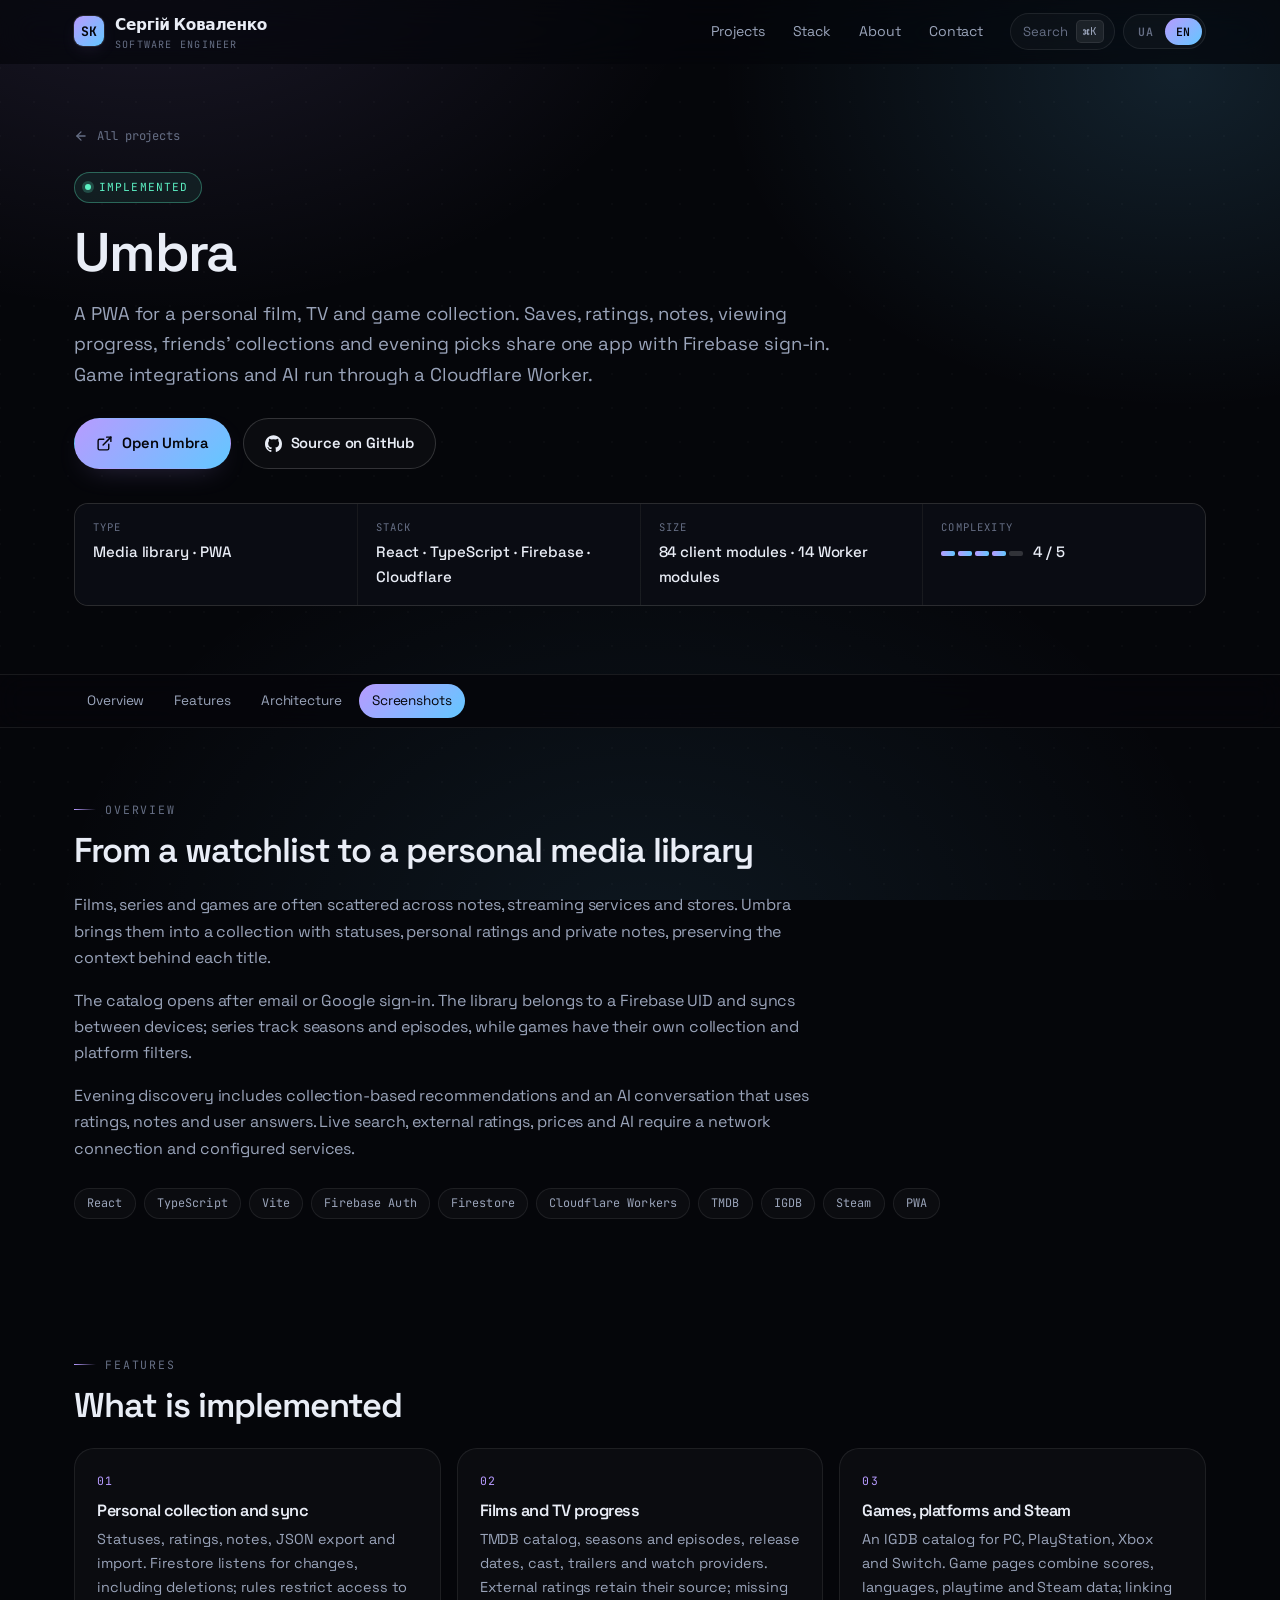
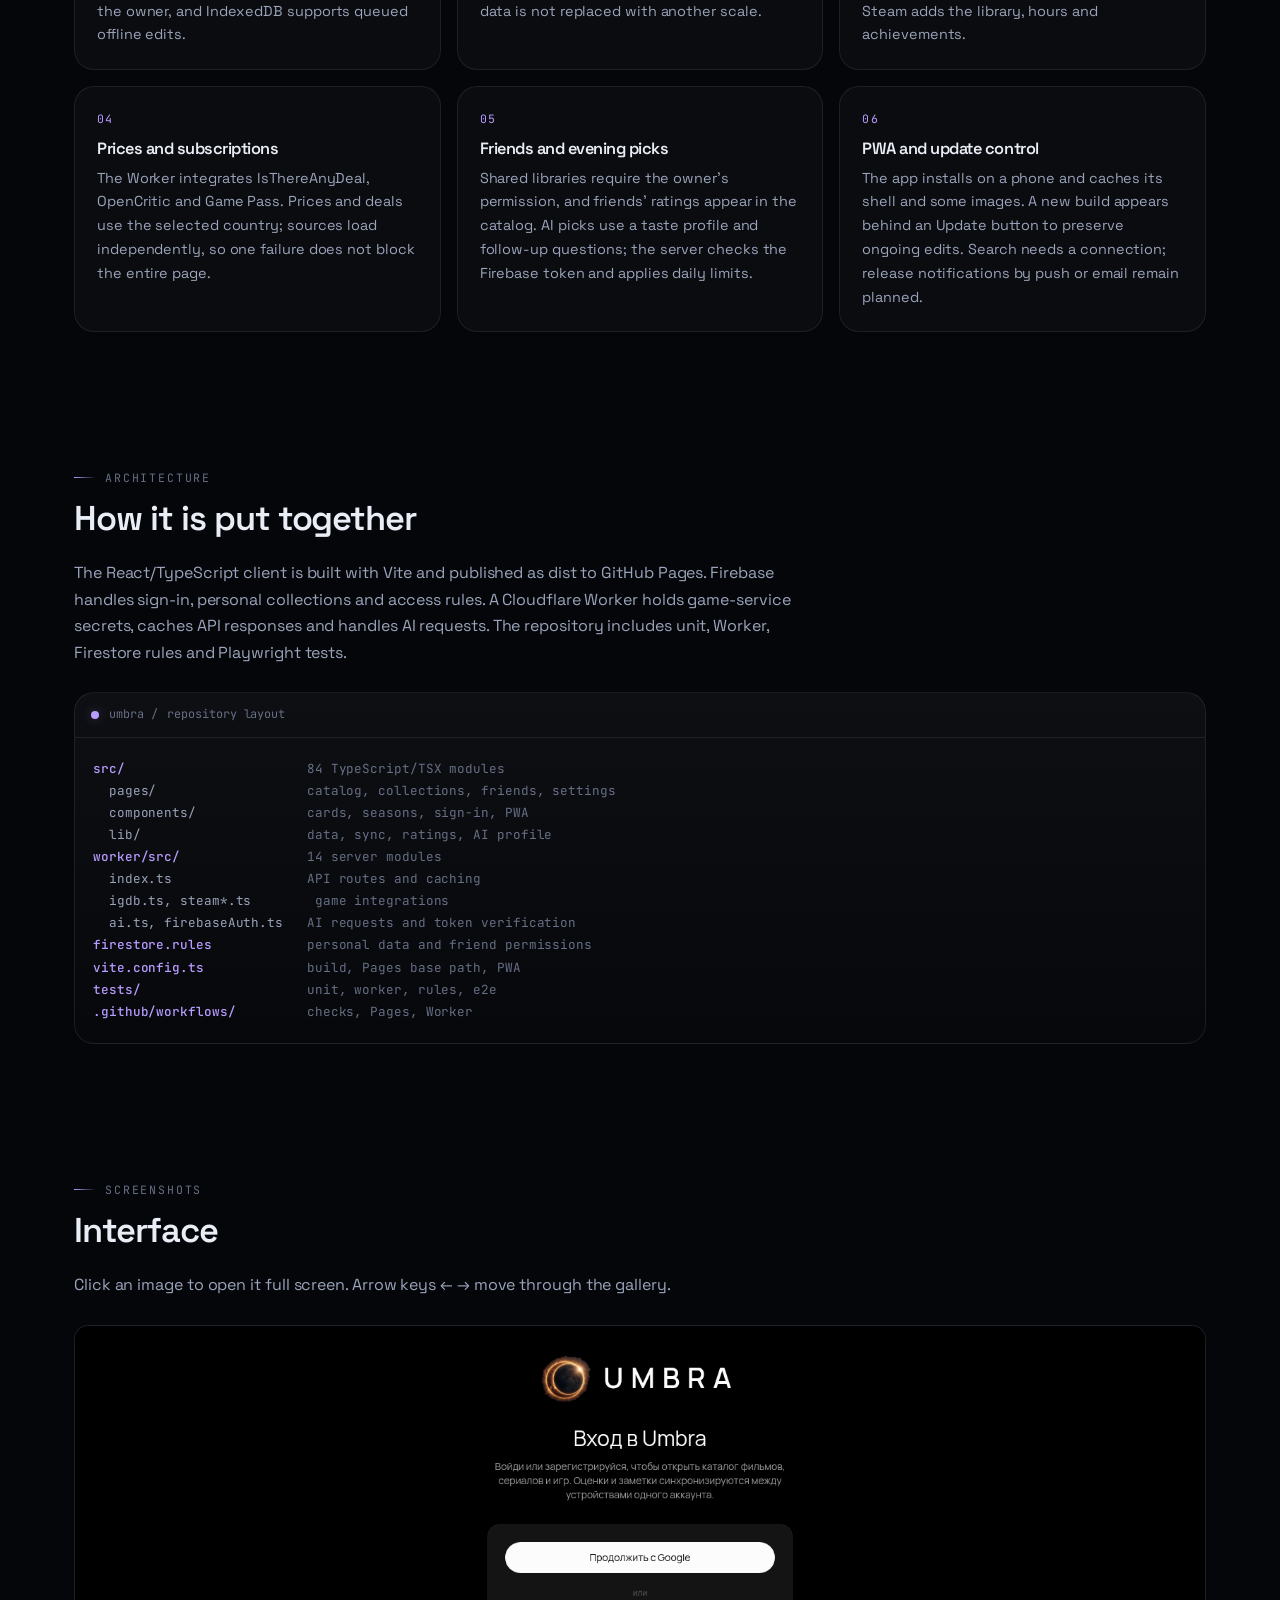
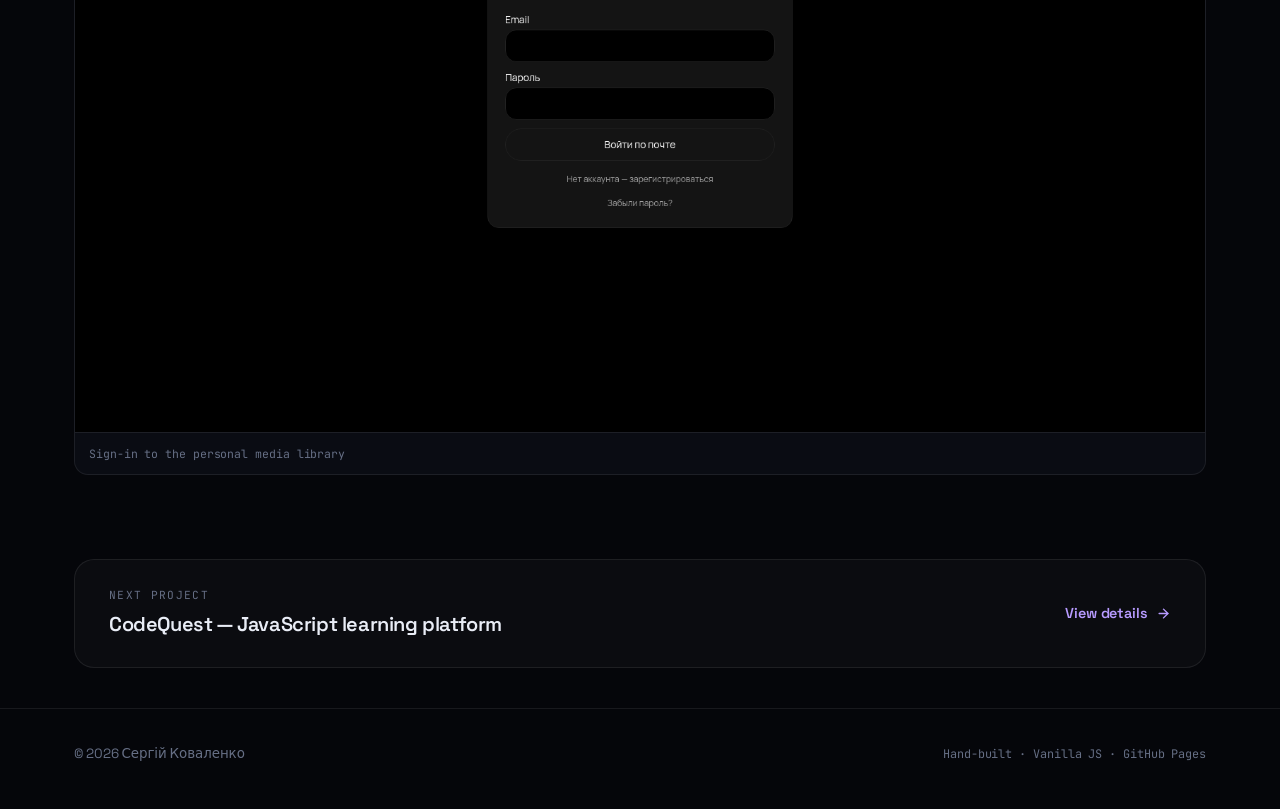
<file: umbra.html>
<!DOCTYPE html>
<html lang="uk" data-accent="violet">
<head>
<meta charset="UTF-8">
<meta name="viewport" content="width=device-width, initial-scale=1">
<title>Umbra — Колекція фільмів, серіалів та ігор | Сергій Коваленко</title>
<meta name="description" content="Особиста медіатека: оцінки й нотатки, прогрес серіалів, ігрова колекція, друзі та підбір на вечір. Дані синхронізуються між пристроями одного акаунта.">
<meta name="color-scheme" content="dark">
<meta name="theme-color" content="#05060a">
<meta property="og:type" content="article">
<meta property="og:title" content="Umbra — Колекція фільмів, серіалів та ігор">
<meta property="og:description" content="Особиста медіатека: оцінки й нотатки, прогрес серіалів, ігрова колекція, друзі та підбір на вечір. Дані синхронізуються між пристроями одного акаунта.">
<meta property="og:url" content="https://kovalenkoserhii2107-maker.github.io/Main-page/umbra.html">
<link rel="icon" href="assets/favicon.svg" type="image/svg+xml">
<link rel="preconnect" href="https://fonts.googleapis.com">
<link rel="preconnect" href="https://fonts.gstatic.com" crossorigin>
<link rel="stylesheet" href="https://fonts.googleapis.com/css2?family=Space+Grotesk:wght@400;500;600;700&family=JetBrains+Mono:wght@400;500&display=swap">
<link rel="stylesheet" href="assets/css/main.css?v=20261008b">
</head>
<body>

<a class="skip" href="#main" data-i18n="common.skip">Перейти до вмісту</a>

<div class="bg-layer" aria-hidden="true"></div>
<canvas id="bg-grid" aria-hidden="true"></canvas>

<svg width="0" height="0" style="position:absolute" aria-hidden="true">
  <symbol id="i-github" viewBox="0 0 24 24" fill="currentColor"><path d="M12 .5C5.4.5 0 5.9 0 12.6c0 5.3 3.4 9.8 8.2 11.4.6.1.8-.3.8-.6v-2.2c-3.3.7-4-1.6-4-1.6-.6-1.4-1.4-1.8-1.4-1.8-1.1-.8.1-.8.1-.8 1.2.1 1.9 1.3 1.9 1.3 1.1 1.9 2.9 1.4 3.6 1 .1-.8.4-1.4.8-1.7-2.7-.3-5.5-1.4-5.5-6 0-1.3.5-2.4 1.2-3.2-.1-.3-.5-1.5.1-3.2 0 0 1-.3 3.3 1.2a11.5 11.5 0 0 1 6 0C17.6 4.9 18.6 5.2 18.6 5.2c.7 1.7.2 2.9.1 3.2.8.8 1.2 1.9 1.2 3.2 0 4.6-2.8 5.7-5.5 6 .4.4.8 1.1.8 2.3v3.4c0 .3.2.7.8.6A12.1 12.1 0 0 0 24 12.6C24 5.9 18.6.5 12 .5z"/></symbol>
  <symbol id="i-ext" viewBox="0 0 24 24" fill="none" stroke="currentColor" stroke-width="2" stroke-linecap="round" stroke-linejoin="round"><path d="M18 13v6a2 2 0 0 1-2 2H5a2 2 0 0 1-2-2V8a2 2 0 0 1 2-2h6"/><polyline points="15 3 21 3 21 9"/><line x1="10" y1="14" x2="21" y2="3"/></symbol>
  <symbol id="i-arrow" viewBox="0 0 24 24" fill="none" stroke="currentColor" stroke-width="2.2" stroke-linecap="round" stroke-linejoin="round"><line x1="5" y1="12" x2="19" y2="12"/><polyline points="12 5 19 12 12 19"/></symbol>
  <symbol id="i-back" viewBox="0 0 24 24" fill="none" stroke="currentColor" stroke-width="2.2" stroke-linecap="round" stroke-linejoin="round"><line x1="19" y1="12" x2="5" y2="12"/><polyline points="12 19 5 12 12 5"/></symbol>
  <symbol id="i-close" viewBox="0 0 24 24" fill="none" stroke="currentColor" stroke-width="2.2" stroke-linecap="round"><line x1="18" y1="6" x2="6" y2="18"/><line x1="6" y1="6" x2="18" y2="18"/></symbol>
  <symbol id="i-chev-l" viewBox="0 0 24 24" fill="none" stroke="currentColor" stroke-width="2.2" stroke-linecap="round" stroke-linejoin="round"><polyline points="15 18 9 12 15 6"/></symbol>
  <symbol id="i-chev-r" viewBox="0 0 24 24" fill="none" stroke="currentColor" stroke-width="2.2" stroke-linecap="round" stroke-linejoin="round"><polyline points="9 18 15 12 9 6"/></symbol>
</svg>

<header class="nav" id="nav">
  <div class="shell nav-in">
    <a class="brand" href="index.html">
      <span class="brand-mark">SK</span>
      <span class="brand-txt">Сергій Коваленко<small data-i18n="common.role">Software Engineer</small></span>
    </a>
    <nav class="nav-links" aria-label="Основна навігація">
      <a href="index.html#projects" data-i18n="nav.projects">Проєкти</a>
      <a href="index.html#stack" data-i18n="nav.stack">Стек</a>
      <a href="index.html#about" data-i18n="nav.about">Про мене</a>
      <a href="index.html#contact" data-i18n="nav.contact">Контакти</a>
    </nav>
    <div class="nav-tools">
      <button class="kbd-btn" data-cmdk-open type="button" aria-haspopup="dialog">
        <span data-i18n="nav.search">Пошук</span><kbd>⌘K</kbd>
      </button>
      <div class="lang" role="group" aria-label="Мова / Language">
        <button type="button" data-lang="uk" aria-pressed="true">UA</button>
        <button type="button" data-lang="en" aria-pressed="false">EN</button>
      </div>
    </div>
  </div>
  <div class="scroll-bar" id="scroll-bar" aria-hidden="true"></div>
</header>

<main id="main">
  <section class="p-hero shell">
    <a class="crumb" href="index.html#projects"><svg><use href="#i-back"></use></svg><span data-i18n="common.back">Усі проєкти</span></a>
    <span class="status status-live" data-i18n="common.implemented">Реалізовано</span>
    <h1 class="p-title">Umbra</h1>
    <p class="p-tag" data-i18n="umbra.tag">PWA для особистої колекції фільмів, серіалів та ігор. Збереження, оцінки, нотатки, прогрес перегляду, дані друзів і підбір на вечір — в одному застосунку з входом через Firebase. Ігрові інтеграції та AI працюють через Cloudflare Worker.</p>
    <div class="p-cta">
      <a class="btn btn-primary" href="https://kovalenkoserhii2107-maker.github.io/umbra/" target="_blank" rel="noopener"><svg><use href="#i-ext"></use></svg><span data-i18n="umbra.cta">Відкрити Umbra</span></a>
      <a class="btn btn-ghost" href="https://github.com/kovalenkoserhii2107-maker/umbra" target="_blank" rel="noopener"><svg><use href="#i-github"></use></svg><span data-i18n="common.source">Код на GitHub</span></a>
    </div>
    <dl class="meta-grid" data-reveal>
      <div><dt data-i18n="common.m.type">Тип</dt><dd data-i18n="umbra.m.type">Медіатека · PWA</dd></div>
      <div><dt data-i18n="common.m.stack">Стек</dt><dd>React · TypeScript · Firebase · Cloudflare</dd></div>
      <div><dt data-i18n="common.m.scale">Обсяг</dt><dd data-i18n="umbra.m.scale">84 клієнтські модулі · 14 модулів Worker</dd></div>
      <div><dt data-i18n="common.m.cx">Складність</dt><dd><span class="cx" aria-hidden="true"><i class="on"></i><i class="on"></i><i class="on"></i><i class="on"></i><i></i></span> 4 / 5</dd></div>
    </dl>
  </section>
  <nav class="subnav" aria-label="Розділи сторінки">
    <div class="shell"><ul>
      <li><a href="#overview" data-i18n="common.s.overview">Огляд</a></li>
      <li><a href="#features" data-i18n="common.s.features">Можливості</a></li>
      <li><a href="#arch" data-i18n="common.s.arch">Архітектура</a></li>
      <li><a href="#shots" data-i18n="common.s.shots">Скріншоти</a></li>
    </ul></div>
  </nav>
  <section class="block" id="overview">
    <div class="shell">
      <span class="eyebrow" data-i18n="common.s.overview">Огляд</span>
      <h2 data-i18n="umbra.o.h">Від списку «на потім» до особистої медіатеки</h2>
      <div class="prose" data-reveal>
        <p data-i18n="umbra.o.p1">Фільми, серіали та ігри часто розкидані між нотатками, стримінгами й магазинами. Umbra збирає їх у колекцію зі статусами, власними оцінками та приватними нотатками, щоб зберігати не лише назву, а й особистий контекст.</p>
        <p data-i18n="umbra.o.p2">Каталог відкривається після входу через email або Google. Полиця належить Firebase UID і синхронізується між пристроями; серіали мають прогрес за сезонами й епізодами, а ігри — окрему колекцію та фільтри платформ.</p>
        <p data-i18n="umbra.o.p3">Для вибору на вечір є рекомендації за колекцією та AI-діалог, що враховує оцінки, нотатки й відповіді користувача. Живий пошук, зовнішні рейтинги, ціни та AI потребують мережі й налаштованих сервісів.</p>
      </div>
      <div class="chip-row" style="margin-top:26px"><span class="chip">React</span><span class="chip">TypeScript</span><span class="chip">Vite</span><span class="chip">Firebase Auth</span><span class="chip">Firestore</span><span class="chip">Cloudflare Workers</span><span class="chip">TMDB</span><span class="chip">IGDB</span><span class="chip">Steam</span><span class="chip">PWA</span></div>
    </div>
  </section>
  <section class="block" id="features">
    <div class="shell">
      <span class="eyebrow" data-i18n="common.s.features">Можливості</span>
      <h2 data-i18n="umbra.f.h">Що вже реалізовано</h2>
      <div class="feat">
        <article class="card feat-item" data-reveal style="--d:0ms">
          <span class="feat-num">01</span>
          <h3 data-i18n="umbra.f1.t">Особиста колекція й синхронізація</h3>
          <p data-i18n="umbra.f1.p">Статуси, оцінки, нотатки, JSON-експорт та імпорт. Firestore слухає зміни, включно з видаленнями; правила обмежують доступ власником, а IndexedDB підтримує чергу офлайн-правок.</p>
        </article>
        <article class="card feat-item" data-reveal style="--d:70ms">
          <span class="feat-num">02</span>
          <h3 data-i18n="umbra.f2.t">Фільми та прогрес серіалів</h3>
          <p data-i18n="umbra.f2.p">Каталог TMDB, сезони й епізоди, дати релізів, актори, трейлери та «де дивитися». Зовнішні рейтинги показуються зі своїм джерелом; відсутні дані не підміняються іншою шкалою.</p>
        </article>
        <article class="card feat-item" data-reveal style="--d:140ms">
          <span class="feat-num">03</span>
          <h3 data-i18n="umbra.f3.t">Ігри, платформи та Steam</h3>
          <p data-i18n="umbra.f3.p">Каталог IGDB для PC, PlayStation, Xbox і Switch. Сторінки ігор збирають рейтинги, мови, час проходження та дані Steam; зв’язування Steam додає бібліотеку, години й досягнення.</p>
        </article>
        <article class="card feat-item" data-reveal style="--d:210ms">
          <span class="feat-num">04</span>
          <h3 data-i18n="umbra.f4.t">Ціни та підписки</h3>
          <p data-i18n="umbra.f4.p">Worker інтегрує IsThereAnyDeal, OpenCritic і Game Pass. Ціни та знижки враховують країну; джерела завантажуються окремо, тому збій одного не блокує всю картку.</p>
        </article>
        <article class="card feat-item" data-reveal style="--d:280ms">
          <span class="feat-num">05</span>
          <h3 data-i18n="umbra.f5.t">Друзі та вибір на вечір</h3>
          <p data-i18n="umbra.f5.p">Спільні полиці доступні за дозволом власника, оцінки друзів видно в каталозі. AI-підбір використовує профіль смаків і уточнювальні запитання; сервер перевіряє Firebase-токен і застосовує денні ліміти.</p>
        </article>
        <article class="card feat-item" data-reveal style="--d:350ms">
          <span class="feat-num">06</span>
          <h3 data-i18n="umbra.f6.t">PWA та контроль оновлень</h3>
          <p data-i18n="umbra.f6.p">Застосунок встановлюється на телефон, кешує оболонку й частину зображень. Нова збірка пропонується кнопкою «Оновити», щоб не перервати редагування. Пошук потребує мережі; push/email-сповіщення про релізи ще заплановані.</p>
        </article>
      </div>
    </div>
  </section>
  <section class="block" id="arch">
    <div class="shell">
      <span class="eyebrow" data-i18n="common.s.arch">Архітектура</span>
      <h2 data-i18n="umbra.a.h">Як це влаштовано</h2>
      <div class="prose" style="margin-bottom:26px" data-reveal><p data-i18n="umbra.a.p">Клієнт React/TypeScript збирається Vite та публікується як dist у GitHub Pages. Firebase відповідає за вхід, особисті колекції та правила доступу. Cloudflare Worker зберігає секрети ігрових сервісів, кешує API-відповіді й виконує AI-запити. У репозиторії є unit-, Worker-, Firestore rules- та Playwright-тести.</p></div>
      <div class="code-panel" data-reveal>
        <div class="code-head">umbra / <span data-i18n="umbra.a.tree">структура репозиторію</span></div>
<pre data-i18n="umbra.a.pre"><b>src/</b>                       <i>84 модулі TypeScript/TSX</i>
  pages/                   <i>каталог, колекції, друзі, налаштування</i>
  components/              <i>картки, сезони, вхід, PWA</i>
  lib/                     <i>дані, синхронізація, рейтинги, AI-профіль</i>
<b>worker/src/</b>                <i>14 серверних модулів</i>
  index.ts                 <i>маршрути API та кешування</i>
  igdb.ts, steam*.ts        <i>ігрові інтеграції</i>
  ai.ts, firebaseAuth.ts   <i>AI-запити й перевірка токена</i>
<b>firestore.rules</b>            <i>особисті дані та дозволи друзів</i>
<b>vite.config.ts</b>             <i>збірка, Pages base path, PWA</i>
<b>tests/</b>                     <i>unit, worker, rules, e2e</i>
<b>.github/workflows/</b>         <i>перевірки, Pages, Worker</i></pre>
      </div>
    </div>
  </section>
  <section class="block" id="shots">
    <div class="shell">
      <span class="eyebrow" data-i18n="common.s.shots">Скріншоти</span>
      <h2 data-i18n="common.shots.h">Інтерфейс</h2>
      <p class="prose" style="margin-bottom:26px" data-i18n="common.shots.hint">Натисніть на зображення, щоб відкрити його на весь екран. Стрілки ← → гортають галерею.</p>
      <div class="gal" data-reveal>
        <figure>
          <img src="assets/screens/umbra-login.webp" alt="Вхід у Umbra через Google або email" loading="lazy" width="1600" height="1000">
          <figcaption data-i18n="umbra.g1">Вхід до особистої медіатеки</figcaption>
        </figure>
      </div>
    </div>
  </section>
  <div class="shell">
    <a class="card next-strip stretch" href="codequest.html" data-reveal>
      <span><small data-i18n="common.next">Наступний проєкт</small><strong>CodeQuest — <span data-i18n="proj.cq.kick">Навчальна платформа JavaScript</span></strong></span>
      <span class="link-arrow"><span data-i18n="common.more">Детальніше</span><svg><use href="#i-arrow"></use></svg></span>
    </a>
  </div>
</main>


<footer class="foot">
  <div class="shell foot-in">
    <span>© <span id="year">2026</span> Сергій Коваленко</span>
    <span class="foot-meta" data-i18n="foot.meta">Зроблено вручну · Vanilla JS · GitHub Pages</span>
  </div>
</footer>

<div class="cmdk" id="cmdk" role="dialog" aria-modal="true" aria-label="Навігація">
  <div class="cmdk-box">
    <input class="cmdk-input" id="cmdk-input" type="text" autocomplete="off" spellcheck="false" placeholder="Куди йдемо?" data-i18n-attr="placeholder:cmd.ph">
    <ul class="cmdk-list" id="cmdk-list" role="listbox"></ul>
    <div class="cmdk-foot">
      <span>↑↓ <span data-i18n="cmd.nav">навігація</span></span>
      <span>↵ <span data-i18n="cmd.open">відкрити</span></span>
      <span>esc <span data-i18n="cmd.close">закрити</span></span>
    </div>
  </div>
</div>

<script src="assets/js/i18n.js?v=20261011a"></script>
<script src="assets/js/app.js?v=20261008c"></script>
</body>
</html>
</file>
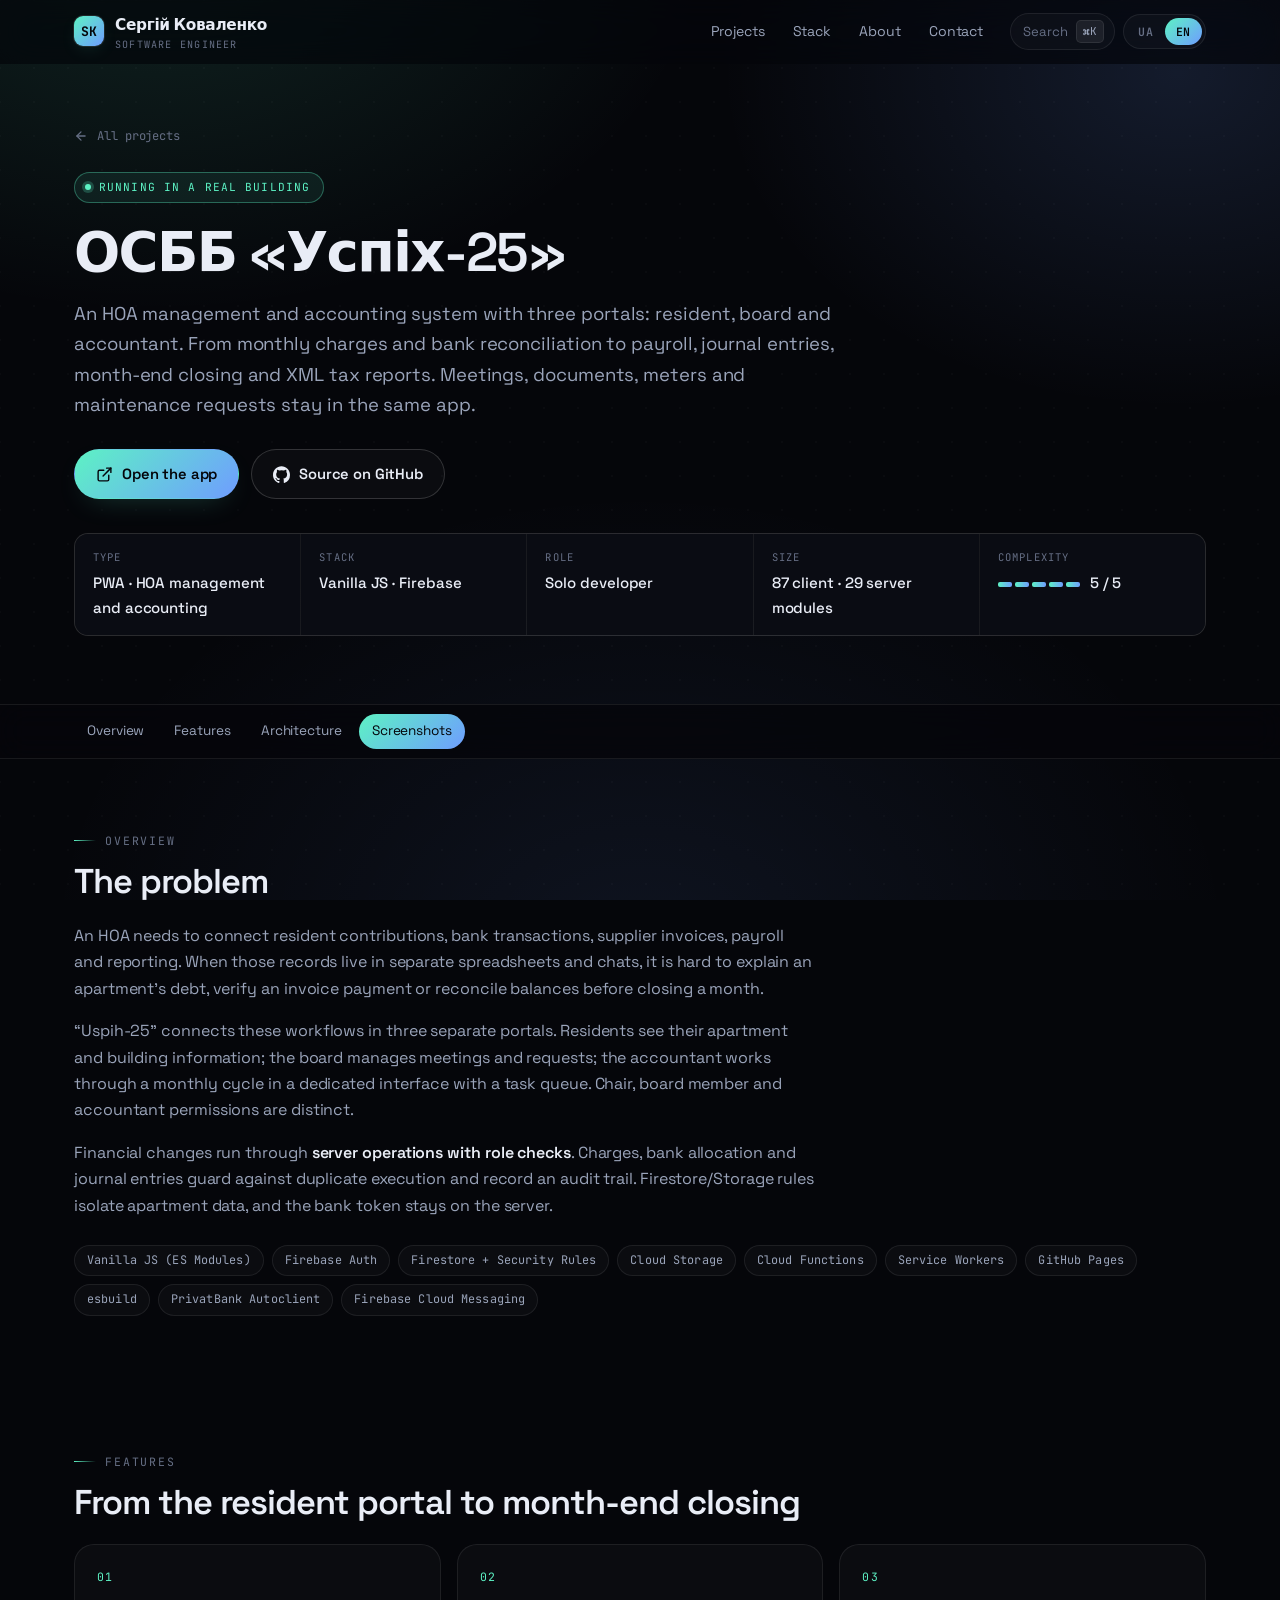
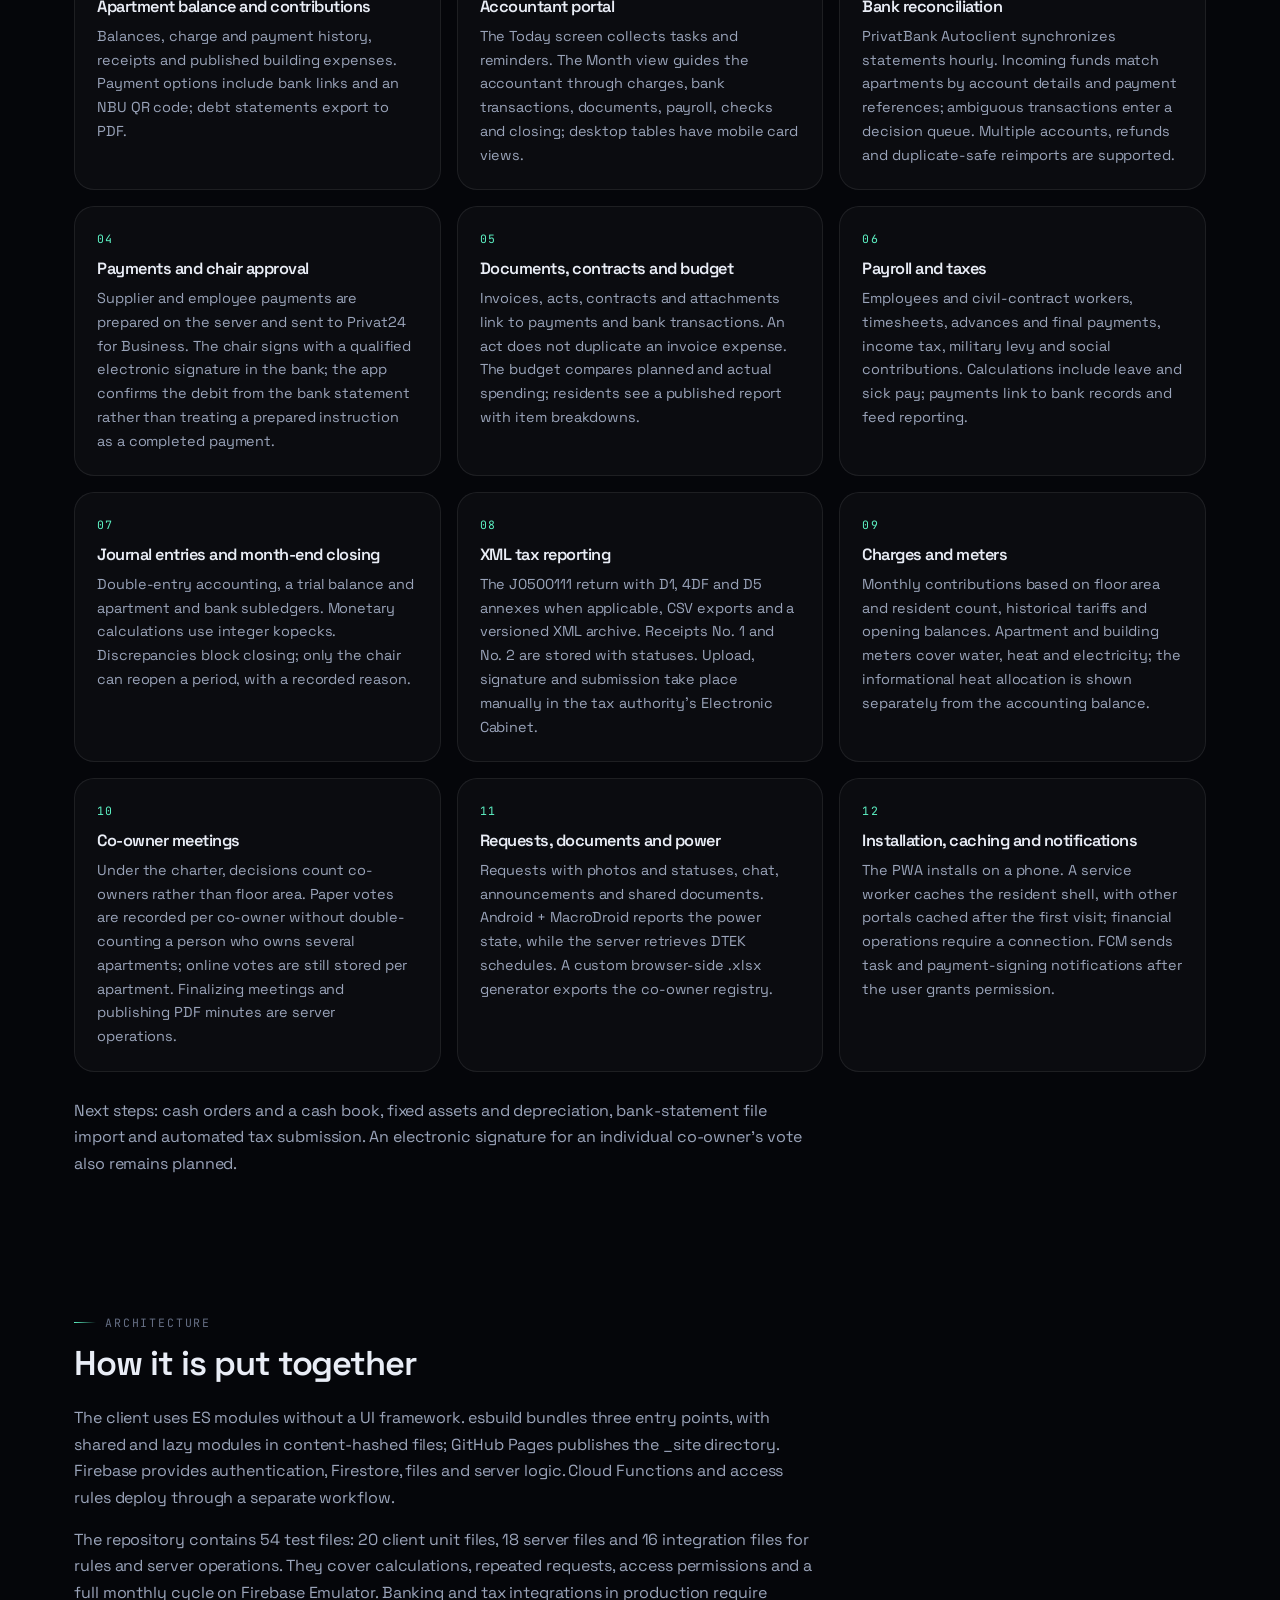
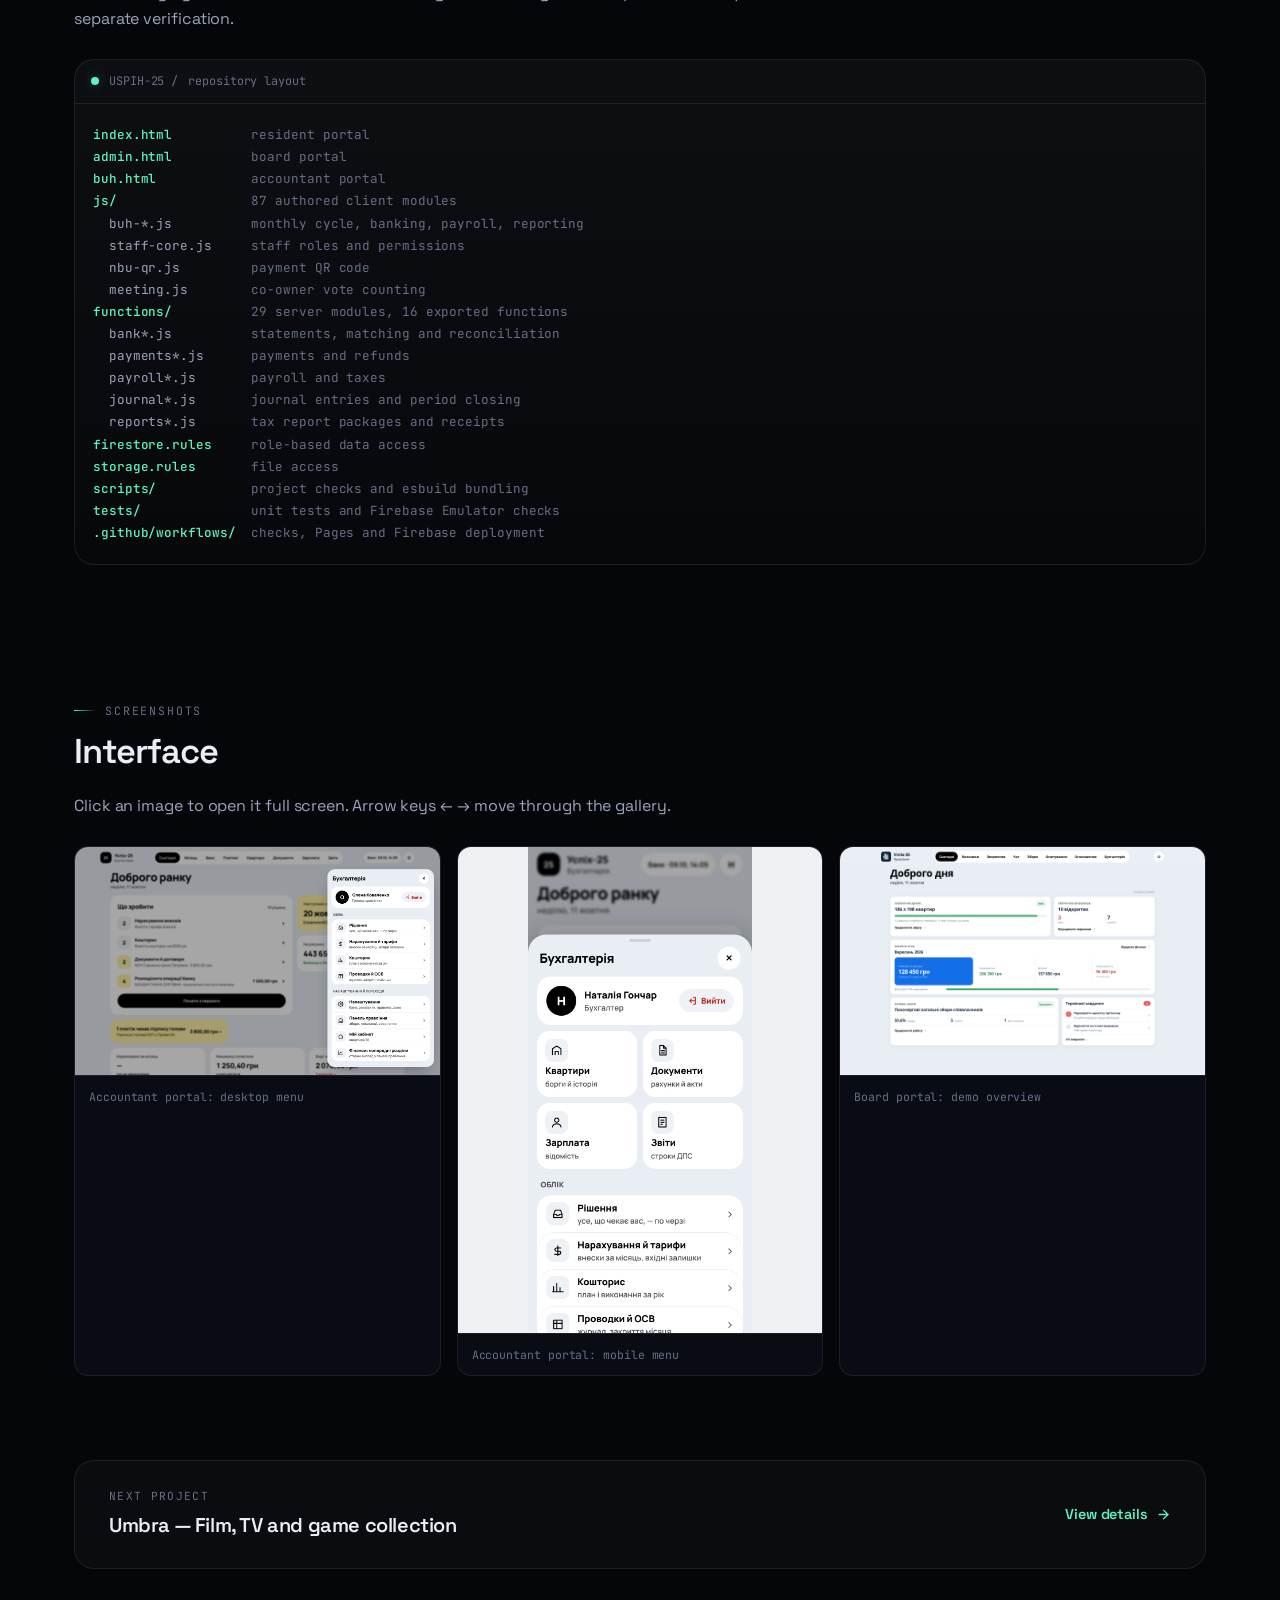
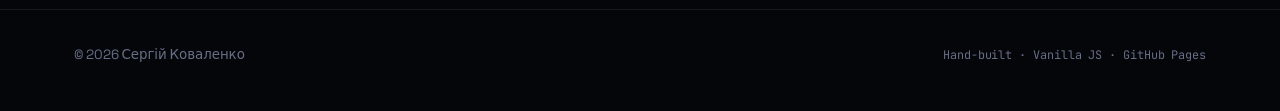
<file: uspih25.html>
<!DOCTYPE html>
<html lang="uk" data-accent="mint">
<head>
<meta charset="UTF-8">
<meta name="viewport" content="width=device-width, initial-scale=1">
<title>ОСББ «Успіх-25» — управління й облік будинку | Сергій Коваленко</title>
<meta name="description" content="Три кабінети ОСББ: мешканця, правління й бухгалтера. Нарахування, банківська звірка, зарплата, проводки, XML-звітність, збори та документи. JavaScript і Firebase.">
<meta name="color-scheme" content="dark">
<meta name="theme-color" content="#05060a">
<meta property="og:type" content="article">
<meta property="og:title" content="ОСББ «Успіх-25» — управління й облік будинку">
<meta property="og:description" content="Три кабінети ОСББ: мешканця, правління й бухгалтера. Нарахування, банківська звірка, зарплата, проводки, XML-звітність, збори та документи. JavaScript і Firebase.">
<link rel="icon" href="assets/favicon.svg" type="image/svg+xml">
<link rel="preconnect" href="https://fonts.googleapis.com">
<link rel="preconnect" href="https://fonts.gstatic.com" crossorigin>
<link rel="stylesheet" href="https://fonts.googleapis.com/css2?family=Space+Grotesk:wght@400;500;600;700&family=JetBrains+Mono:wght@400;500&display=swap">
<link rel="stylesheet" href="assets/css/main.css?v=20261008b">
</head>
<body>

<a class="skip" href="#main" data-i18n="common.skip">Перейти до вмісту</a>

<div class="bg-layer" aria-hidden="true"></div>
<canvas id="bg-grid" aria-hidden="true"></canvas>

<svg width="0" height="0" style="position:absolute" aria-hidden="true">
  <symbol id="i-github" viewBox="0 0 24 24" fill="currentColor"><path d="M12 .5C5.4.5 0 5.9 0 12.6c0 5.3 3.4 9.8 8.2 11.4.6.1.8-.3.8-.6v-2.2c-3.3.7-4-1.6-4-1.6-.6-1.4-1.4-1.8-1.4-1.8-1.1-.8.1-.8.1-.8 1.2.1 1.9 1.3 1.9 1.3 1.1 1.9 2.9 1.4 3.6 1 .1-.8.4-1.4.8-1.7-2.7-.3-5.5-1.4-5.5-6 0-1.3.5-2.4 1.2-3.2-.1-.3-.5-1.5.1-3.2 0 0 1-.3 3.3 1.2a11.5 11.5 0 0 1 6 0C17.6 4.9 18.6 5.2 18.6 5.2c.7 1.7.2 2.9.1 3.2.8.8 1.2 1.9 1.2 3.2 0 4.6-2.8 5.7-5.5 6 .4.4.8 1.1.8 2.3v3.4c0 .3.2.7.8.6A12.1 12.1 0 0 0 24 12.6C24 5.9 18.6.5 12 .5z"/></symbol>
  <symbol id="i-ext" viewBox="0 0 24 24" fill="none" stroke="currentColor" stroke-width="2" stroke-linecap="round" stroke-linejoin="round"><path d="M18 13v6a2 2 0 0 1-2 2H5a2 2 0 0 1-2-2V8a2 2 0 0 1 2-2h6"/><polyline points="15 3 21 3 21 9"/><line x1="10" y1="14" x2="21" y2="3"/></symbol>
  <symbol id="i-arrow" viewBox="0 0 24 24" fill="none" stroke="currentColor" stroke-width="2.2" stroke-linecap="round" stroke-linejoin="round"><line x1="5" y1="12" x2="19" y2="12"/><polyline points="12 5 19 12 12 19"/></symbol>
  <symbol id="i-back" viewBox="0 0 24 24" fill="none" stroke="currentColor" stroke-width="2.2" stroke-linecap="round" stroke-linejoin="round"><line x1="19" y1="12" x2="5" y2="12"/><polyline points="12 19 5 12 12 5"/></symbol>
  <symbol id="i-close" viewBox="0 0 24 24" fill="none" stroke="currentColor" stroke-width="2.2" stroke-linecap="round"><line x1="18" y1="6" x2="6" y2="18"/><line x1="6" y1="6" x2="18" y2="18"/></symbol>
  <symbol id="i-chev-l" viewBox="0 0 24 24" fill="none" stroke="currentColor" stroke-width="2.2" stroke-linecap="round" stroke-linejoin="round"><polyline points="15 18 9 12 15 6"/></symbol>
  <symbol id="i-chev-r" viewBox="0 0 24 24" fill="none" stroke="currentColor" stroke-width="2.2" stroke-linecap="round" stroke-linejoin="round"><polyline points="9 18 15 12 9 6"/></symbol>
</svg>

<header class="nav" id="nav">
  <div class="shell nav-in">
    <a class="brand" href="index.html">
      <span class="brand-mark">SK</span>
      <span class="brand-txt">Сергій Коваленко<small data-i18n="common.role">Software Engineer</small></span>
    </a>
    <nav class="nav-links" aria-label="Основна навігація">
      <a href="index.html#projects" data-i18n="nav.projects">Проєкти</a>
      <a href="index.html#stack" data-i18n="nav.stack">Стек</a>
      <a href="index.html#about" data-i18n="nav.about">Про мене</a>
      <a href="index.html#contact" data-i18n="nav.contact">Контакти</a>
    </nav>
    <div class="nav-tools">
      <button class="kbd-btn" data-cmdk-open type="button" aria-haspopup="dialog">
        <span data-i18n="nav.search">Пошук</span><kbd>⌘K</kbd>
      </button>
      <div class="lang" role="group" aria-label="Мова / Language">
        <button type="button" data-lang="uk" aria-pressed="true">UA</button>
        <button type="button" data-lang="en" aria-pressed="false">EN</button>
      </div>
    </div>
  </div>
  <div class="scroll-bar" id="scroll-bar" aria-hidden="true"></div>
</header>

<main id="main">

  <section class="p-hero shell">
    <a class="crumb" href="index.html#projects">
      <svg><use href="#i-back"></use></svg>
      <span data-i18n="common.back">Усі проєкти</span>
    </a>

    <span class="status status-live" data-i18n="common.inprod">Працює в реальному будинку</span>
    <h1 class="p-title">ОСББ «Успіх-25»</h1>
    <p class="p-tag" data-i18n="uspih.tag">Система управління й обліку ОСББ із трьома кабінетами: мешканця, правління та бухгалтера. Від нарахувань і банківської звірки до зарплати, проводок, закриття місяця та XML-звітності ДПС. Збори, документи, лічильники й звернення залишаються в одному застосунку.</p>

    <div class="p-cta">
      <a class="btn btn-primary" href="https://kovalenkoserhii2107-maker.github.io/USPIH-25/" target="_blank" rel="noopener">
        <svg><use href="#i-ext"></use></svg>
        <span data-i18n="uspih.cta">Відкрити застосунок</span>
      </a>
      <a class="btn btn-ghost" href="https://github.com/kovalenkoserhii2107-maker/USPIH-25" target="_blank" rel="noopener">
        <svg><use href="#i-github"></use></svg>
        <span data-i18n="common.source">Код на GitHub</span>
      </a>
    </div>

    <dl class="meta-grid" data-reveal>
      <div><dt data-i18n="common.m.type">Тип</dt><dd data-i18n="uspih.m.type">PWA · управління й облік ОСББ</dd></div>
      <div><dt data-i18n="common.m.stack">Стек</dt><dd>Vanilla JS · Firebase</dd></div>
      <div><dt data-i18n="common.m.role">Роль</dt><dd data-i18n="common.solo">Один розробник</dd></div>
      <div><dt data-i18n="common.m.scale">Обсяг</dt><dd data-i18n="uspih.m.scale">87 клієнтських · 29 серверних модулів</dd></div>
      <div><dt data-i18n="common.m.cx">Складність</dt><dd><span class="cx" aria-hidden="true"><i class="on"></i><i class="on"></i><i class="on"></i><i class="on"></i><i class="on"></i></span> 5 / 5</dd></div>
    </dl>
  </section>

  <nav class="subnav" aria-label="Розділи сторінки">
    <div class="shell">
      <ul>
        <li><a href="#overview" data-i18n="common.s.overview">Огляд</a></li>
        <li><a href="#features" data-i18n="common.s.features">Можливості</a></li>
        <li><a href="#arch" data-i18n="common.s.arch">Архітектура</a></li>
        <li><a href="#shots" data-i18n="common.s.shots">Скріншоти</a></li>
      </ul>
    </div>
  </nav>

  <section class="block" id="overview">
    <div class="shell">
      <span class="eyebrow" data-i18n="common.s.overview">Огляд</span>
      <h2 data-i18n="uspih.o.h">Задача</h2>
      <div class="prose" data-reveal>
        <p data-i18n="uspih.o.p1">ОСББ потрібно пов’язати внески мешканців, банківські операції, рахунки постачальників, зарплату й звітність. Коли вони живуть у різних таблицях і чатах, складно пояснити борг квартири, перевірити оплату документа або узгодити залишки перед закриттям місяця.</p>
        <p data-i18n="uspih.o.p2">«Успіх-25» об’єднує ці процеси у трьох окремих кабінетах. Мешканець бачить свою квартиру й дані будинку; правління працює зі зборами та зверненнями; бухгалтер проходить місячний цикл у спеціальному інтерфейсі з чергою завдань. Права голови, члена правління й бухгалтера розділені.</p>
        <p data-i18n="uspih.o.p3">Фінансові зміни виконуються через <strong>серверні операції з перевіркою ролей</strong>. Нарахування, рознесення банку й проводки мають захист від повторного виконання та журнал дій. Дані квартири відокремлені правилами Firestore/Storage, а банківський токен зберігається лише на сервері.</p>
      </div>
      <div class="chip-row" style="margin-top:26px">
        <span class="chip">Vanilla JS (ES Modules)</span>
        <span class="chip">Firebase Auth</span>
        <span class="chip">Firestore + Security Rules</span>
        <span class="chip">Cloud Storage</span>
        <span class="chip">Cloud Functions</span>
        <span class="chip">Service Workers</span>
        <span class="chip">GitHub Pages</span>
        <span class="chip">esbuild</span>
        <span class="chip">PrivatBank Autoclient</span>
        <span class="chip">Firebase Cloud Messaging</span>
      </div>
    </div>
  </section>

  <section class="block" id="features">
    <div class="shell">
      <span class="eyebrow" data-i18n="common.s.features">Можливості</span>
      <h2 data-i18n="uspih.f.h">Від кабінету мешканця до закриття місяця</h2>
      <div class="feat">
        <article class="card feat-item" data-reveal style="--d:0ms">
          <span class="feat-num">01</span>
          <h3 data-i18n="uspih.f1.t">Квартира й оплата внесків</h3>
          <p data-i18n="uspih.f1.p">Баланс, історія нарахувань і платежів, квитанції та опубліковані витрати будинку. Для оплати є банківські посилання й QR-код НБУ; довідка про заборгованість формується у PDF.</p>
        </article>
        <article class="card feat-item" data-reveal style="--d:70ms">
          <span class="feat-num">02</span>
          <h3 data-i18n="uspih.f2.t">Кабінет бухгалтера</h3>
          <p data-i18n="uspih.f2.p">Екран «Сьогодні» збирає завдання й нагадування. Розділ «Місяць» веде через нарахування, банк, документи, зарплату, перевірки й закриття; таблиці на комп’ютері доповнюються картками на телефоні.</p>
        </article>
        <article class="card feat-item" data-reveal style="--d:140ms">
          <span class="feat-num">03</span>
          <h3 data-i18n="uspih.f3.t">Банківська звірка</h3>
          <p data-i18n="uspih.f3.p">ПриватБанк Autoclient синхронізує виписки щогодини. Надходження зіставляються з квартирами за реквізитами й призначенням; неоднозначні операції потрапляють у чергу рішень. Підтримуються кілька рахунків, повернення та повторне завантаження без дублікатів.</p>
        </article>
        <article class="card feat-item" data-reveal style="--d:0ms">
          <span class="feat-num">04</span>
          <h3 data-i18n="uspih.f4.t">Платежі й підпис голови</h3>
          <p data-i18n="uspih.f4.p">Платіж постачальнику або працівнику готується на сервері й передається до Приват24 для бізнесу. Голова підписує його КЕП у банку; застосунок підтверджує списання за випискою, а не лише за фактом створення доручення.</p>
        </article>
        <article class="card feat-item" data-reveal style="--d:70ms">
          <span class="feat-num">05</span>
          <h3 data-i18n="uspih.f5.t">Документи, договори й кошторис</h3>
          <p data-i18n="uspih.f5.p">Рахунки, акти, договори та вкладення зв’язуються з оплатою й банківською операцією. Акт не подвоює витрату рахунку. Кошторис показує план і факт; мешканці отримують опублікований звіт із розшифровкою статей.</p>
        </article>
        <article class="card feat-item" data-reveal style="--d:140ms">
          <span class="feat-num">06</span>
          <h3 data-i18n="uspih.f6.t">Зарплата й податки</h3>
          <p data-i18n="uspih.f6.p">Працівники та виконавці за ЦПД, табель, аванс і остаточна виплата, ПДФО, військовий збір та ЄСВ. Розрахунки враховують відпустки й лікарняні; виплати зв’язуються з банком, а дані переходять у звітність.</p>
        </article>
        <article class="card feat-item" data-reveal style="--d:0ms">
          <span class="feat-num">07</span>
          <h3 data-i18n="uspih.f7.t">Проводки й закриття місяця</h3>
          <p data-i18n="uspih.f7.p">Подвійний запис, оборотно-сальдова відомість і аналітика квартир та банківських рахунків. Грошові розрахунки виконуються в цілих копійках. Закриття блокується за розбіжностей; повторно відкрити період може лише голова із зазначенням причини.</p>
        </article>
        <article class="card feat-item" data-reveal style="--d:70ms">
          <span class="feat-num">08</span>
          <h3 data-i18n="uspih.f8.t">XML-звітність ДПС</h3>
          <p data-i18n="uspih.f8.p">Розрахунок J0500111 із додатками Д1, 4ДФ і Д5 за потреби, CSV та версійований XML-архів. Квитанції № 1 і № 2 зберігаються зі статусами. Завантаження, підпис і подача виконуються вручну в Електронному кабінеті ДПС.</p>
        </article>
        <article class="card feat-item" data-reveal style="--d:140ms">
          <span class="feat-num">09</span>
          <h3 data-i18n="uspih.f9.t">Нарахування й лічильники</h3>
          <p data-i18n="uspih.f9.p">Місячні внески за площею та числом мешканців, історія тарифів і початкові залишки. Квартирні та будинкові лічильники підтримують воду, тепло й електроенергію; інформаційний розподіл тепла показується окремо від облікового балансу.</p>
        </article>
        <article class="card feat-item" data-reveal style="--d:0ms">
          <span class="feat-num">10</span>
          <h3 data-i18n="uspih.f10.t">Збори співвласників</h3>
          <p data-i18n="uspih.f10.p">За статутом рішення рахуються за кількістю співвласників, а не площею. Паперові голоси вносяться по кожному співвласнику без повторного обліку людини з кількома квартирами; електронний голос поки фіксується за квартирою. Завершення й публікація PDF-протоколу — серверні операції.</p>
        </article>
        <article class="card feat-item" data-reveal style="--d:70ms">
          <span class="feat-num">11</span>
          <h3 data-i18n="uspih.f11.t">Звернення, документи й світло</h3>
          <p data-i18n="uspih.f11.p">Звернення з фото та статусами, чат, оголошення й спільні документи. Android + MacroDroid передає стан електропостачання, а сервер отримує графіки ДТЕК. Реєстр співвласників експортується власним генератором .xlsx у браузері.</p>
        </article>
        <article class="card feat-item" data-reveal style="--d:140ms">
          <span class="feat-num">12</span>
          <h3 data-i18n="uspih.f12.t">Встановлення, кеш і сповіщення</h3>
          <p data-i18n="uspih.f12.p">PWA встановлюється на телефон. Service Worker кешує оболонку мешканця, а інші кабінети — після першого відкриття; фінансові операції потребують мережі. FCM надсилає сповіщення про завдання й платежі на підпис після дозволу користувача.</p>
        </article>
      </div>
      <p class="prose" style="margin-top:26px" data-i18n="uspih.f.next">Наступні етапи: касові ордери й касова книга, основні засоби та амортизація, імпорт банківської виписки з файлу й автоматична подача звітності. Електронний підпис голосу конкретного співвласника також залишається в плані.</p>
    </div>
  </section>

  <section class="block" id="arch">
    <div class="shell">
      <span class="eyebrow" data-i18n="common.s.arch">Архітектура</span>
      <h2 data-i18n="uspih.a.h">Як це влаштовано</h2>
      <div class="prose" style="margin-bottom:26px" data-reveal>
        <p data-i18n="uspih.a.p">Клієнт написаний на ES-модулях без UI-фреймворку. esbuild збирає три точки входу, спільні та відкладені модулі — у файли з хешами в назвах; GitHub Pages публікує каталог _site. Firebase забезпечує автентифікацію, Firestore, файли й серверну логіку. Cloud Functions і правила доступу розгортаються окремим workflow.</p>
        <p data-i18n="uspih.a.tests">У репозиторії — 54 тестові файли: 20 клієнтських unit, 18 серверних і 16 інтеграційних для правил та серверних операцій. Перевіряються розрахунки, повторні запити, права доступу й повний місячний цикл на Firebase Emulator. Банківські та податкові інтеграції в робочому середовищі потребують окремої перевірки.</p>
      </div>
      <div class="code-panel" data-reveal>
        <div class="code-head">USPIH-25 / <span data-i18n="uspih.a.tree">структура репозиторію</span></div>
<pre data-i18n="uspih.a.pre"><b>index.html</b>          <i>кабінет мешканця</i>
<b>admin.html</b>          <i>кабінет правління</i>
<b>buh.html</b>            <i>кабінет бухгалтера</i>
<b>js/</b>                 <i>87 авторських клієнтських модулів</i>
  buh-*.js          <i>місячний цикл, банк, зарплата, звітність</i>
  staff-core.js     <i>ролі й права співробітників</i>
  nbu-qr.js         <i>платіжний QR-код</i>
  meeting.js        <i>підрахунок за співвласниками</i>
<b>functions/</b>          <i>29 серверних модулів, 16 експортованих функцій</i>
  bank*.js          <i>виписки, зіставлення й звірка</i>
  payments*.js      <i>платежі та повернення</i>
  payroll*.js       <i>зарплата й податки</i>
  journal*.js       <i>проводки й закриття періоду</i>
  reports*.js       <i>звітні пакети й квитанції ДПС</i>
<b>firestore.rules</b>     <i>доступ до даних за роллю</i>
<b>storage.rules</b>       <i>доступ до файлів</i>
<b>scripts/</b>            <i>перевірка проєкту й збірка esbuild</i>
<b>tests/</b>              <i>unit-тести й перевірки Firebase Emulator</i>
<b>.github/workflows/</b>  <i>перевірки, Pages і Firebase deployment</i></pre>
      </div>
    </div>
  </section>

  <section class="block" id="shots">
    <div class="shell">
      <span class="eyebrow" data-i18n="common.s.shots">Скріншоти</span>
      <h2 data-i18n="common.shots.h">Інтерфейс</h2>
      <p class="prose" style="margin-bottom:26px" data-i18n="common.shots.hint">Натисніть на зображення, щоб відкрити його на весь екран. Стрілки ← → гортають галерею.</p>
      <div class="gal" data-reveal>
        <figure>
          <img src="assets/screens/uspih-accounting-desktop.webp" alt="Меню бухгалтерії на комп’ютері: рішення, нарахування, кошторис, проводки й налаштування" loading="lazy" width="2880" height="1800">
          <figcaption data-i18n="uspih.g1">Кабінет бухгалтера: меню на комп’ютері</figcaption>
        </figure>
        <figure class="tall">
          <img src="assets/screens/uspih-accounting-mobile.webp" alt="Мобільне меню бухгалтера з розділами квартири, документи, зарплата та звіти" loading="lazy" width="780" height="1688">
          <figcaption data-i18n="uspih.g2">Кабінет бухгалтера: меню на телефоні</figcaption>
        </figure>
        <figure>
          <img src="assets/screens/uspih-board.webp" alt="Демонстраційний огляд правління: термінові завдання, звернення та загальні збори" loading="lazy" width="1600" height="1000">
          <figcaption data-i18n="uspih.g3">Правління: демонстраційний огляд</figcaption>
        </figure>
      </div>
    </div>
  </section>

  <div class="shell">
    <a class="card next-strip stretch" href="umbra.html" data-reveal>
      <span>
        <small data-i18n="common.next">Наступний проєкт</small>
        <strong>Umbra — <span data-i18n="proj.umbra.kick">Колекція фільмів, серіалів та ігор</span></strong>
      </span>
      <span class="link-arrow"><span data-i18n="common.more">Детальніше</span> <svg><use href="#i-arrow"></use></svg></span>
    </a>
  </div>

</main>

<footer class="foot">
  <div class="shell foot-in">
    <span>© <span id="year">2026</span> Сергій Коваленко</span>
    <span class="foot-meta" data-i18n="foot.meta">Зроблено вручну · Vanilla JS · GitHub Pages</span>
  </div>
</footer>

<div class="cmdk" id="cmdk" role="dialog" aria-modal="true" aria-label="Навігація">
  <div class="cmdk-box">
    <input class="cmdk-input" id="cmdk-input" type="text" autocomplete="off" spellcheck="false" placeholder="Куди йдемо?" data-i18n-attr="placeholder:cmd.ph">
    <ul class="cmdk-list" id="cmdk-list" role="listbox"></ul>
    <div class="cmdk-foot">
      <span>↑↓ <span data-i18n="cmd.nav">навігація</span></span>
      <span>↵ <span data-i18n="cmd.open">відкрити</span></span>
      <span>esc <span data-i18n="cmd.close">закрити</span></span>
    </div>
  </div>
</div>

<script src="assets/js/i18n.js?v=20261011a"></script>
<script src="assets/js/app.js?v=20261008c"></script>
</body>
</html>
</file>
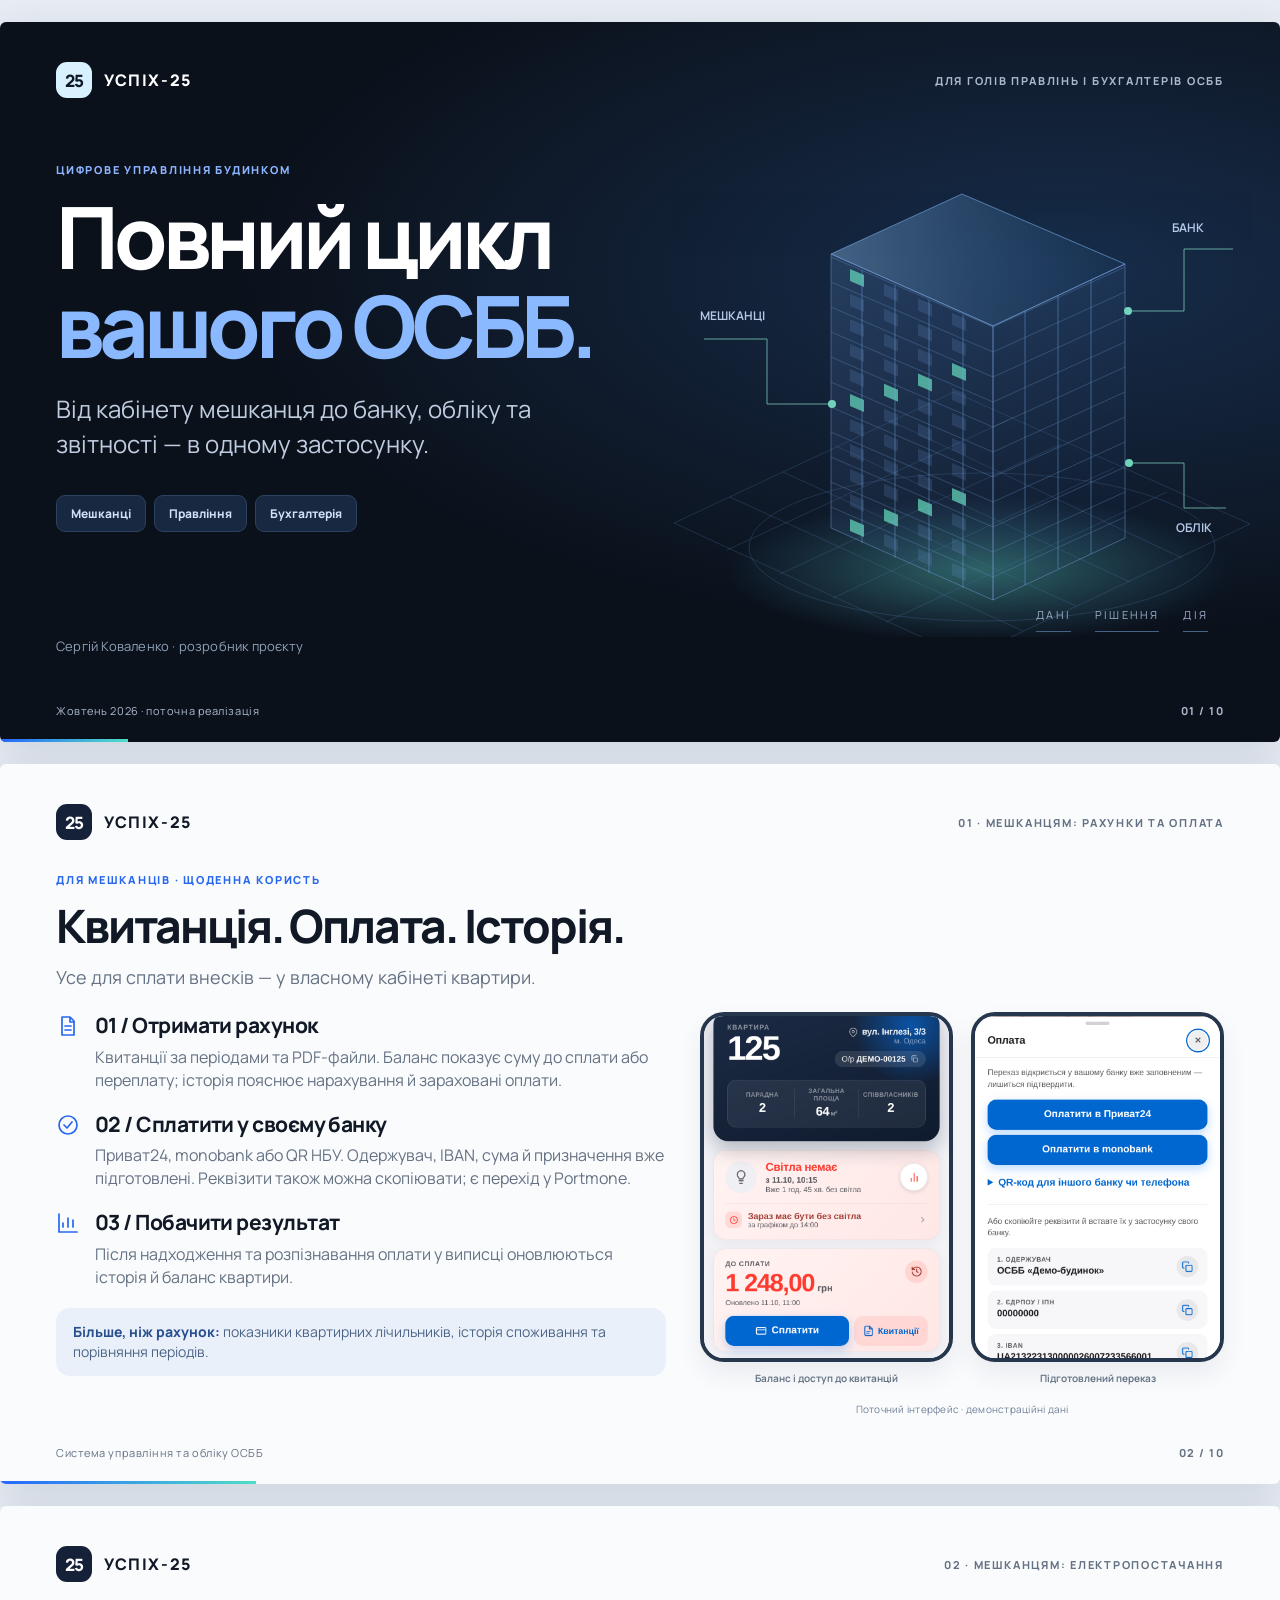
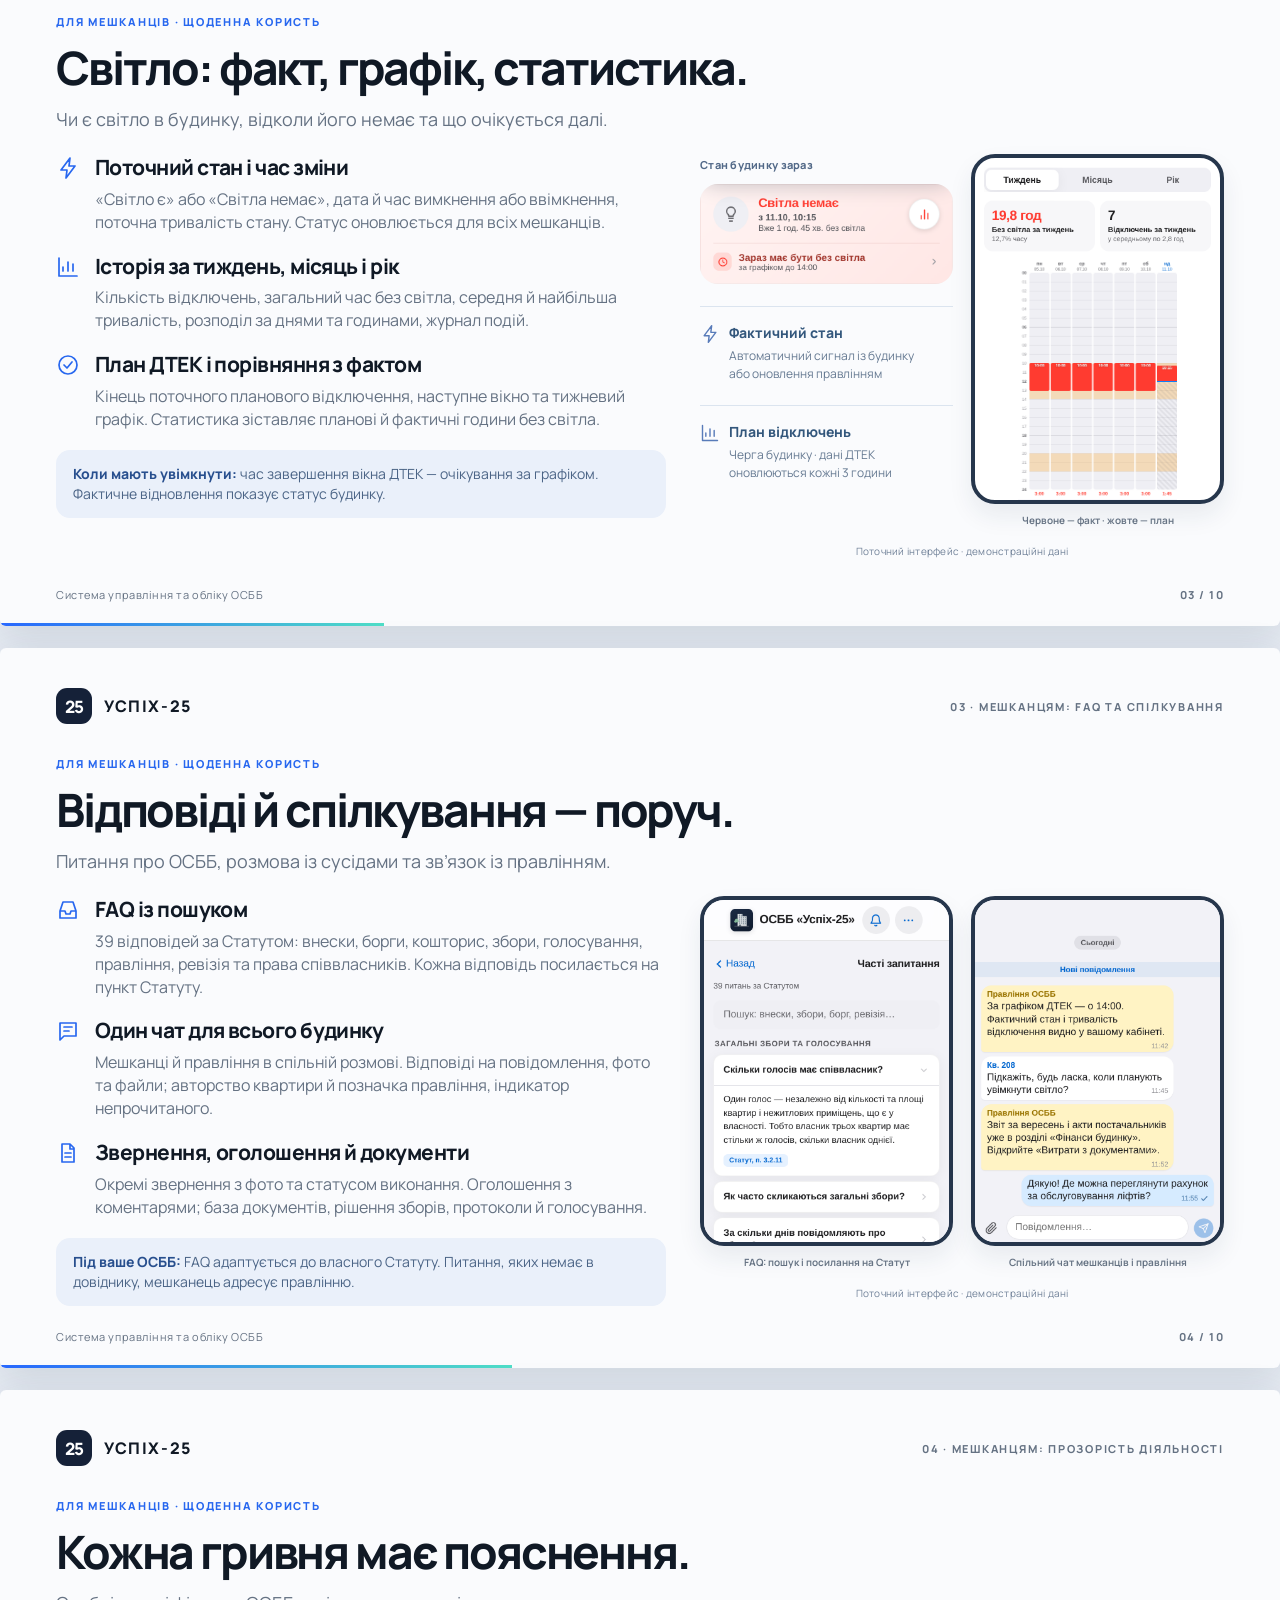
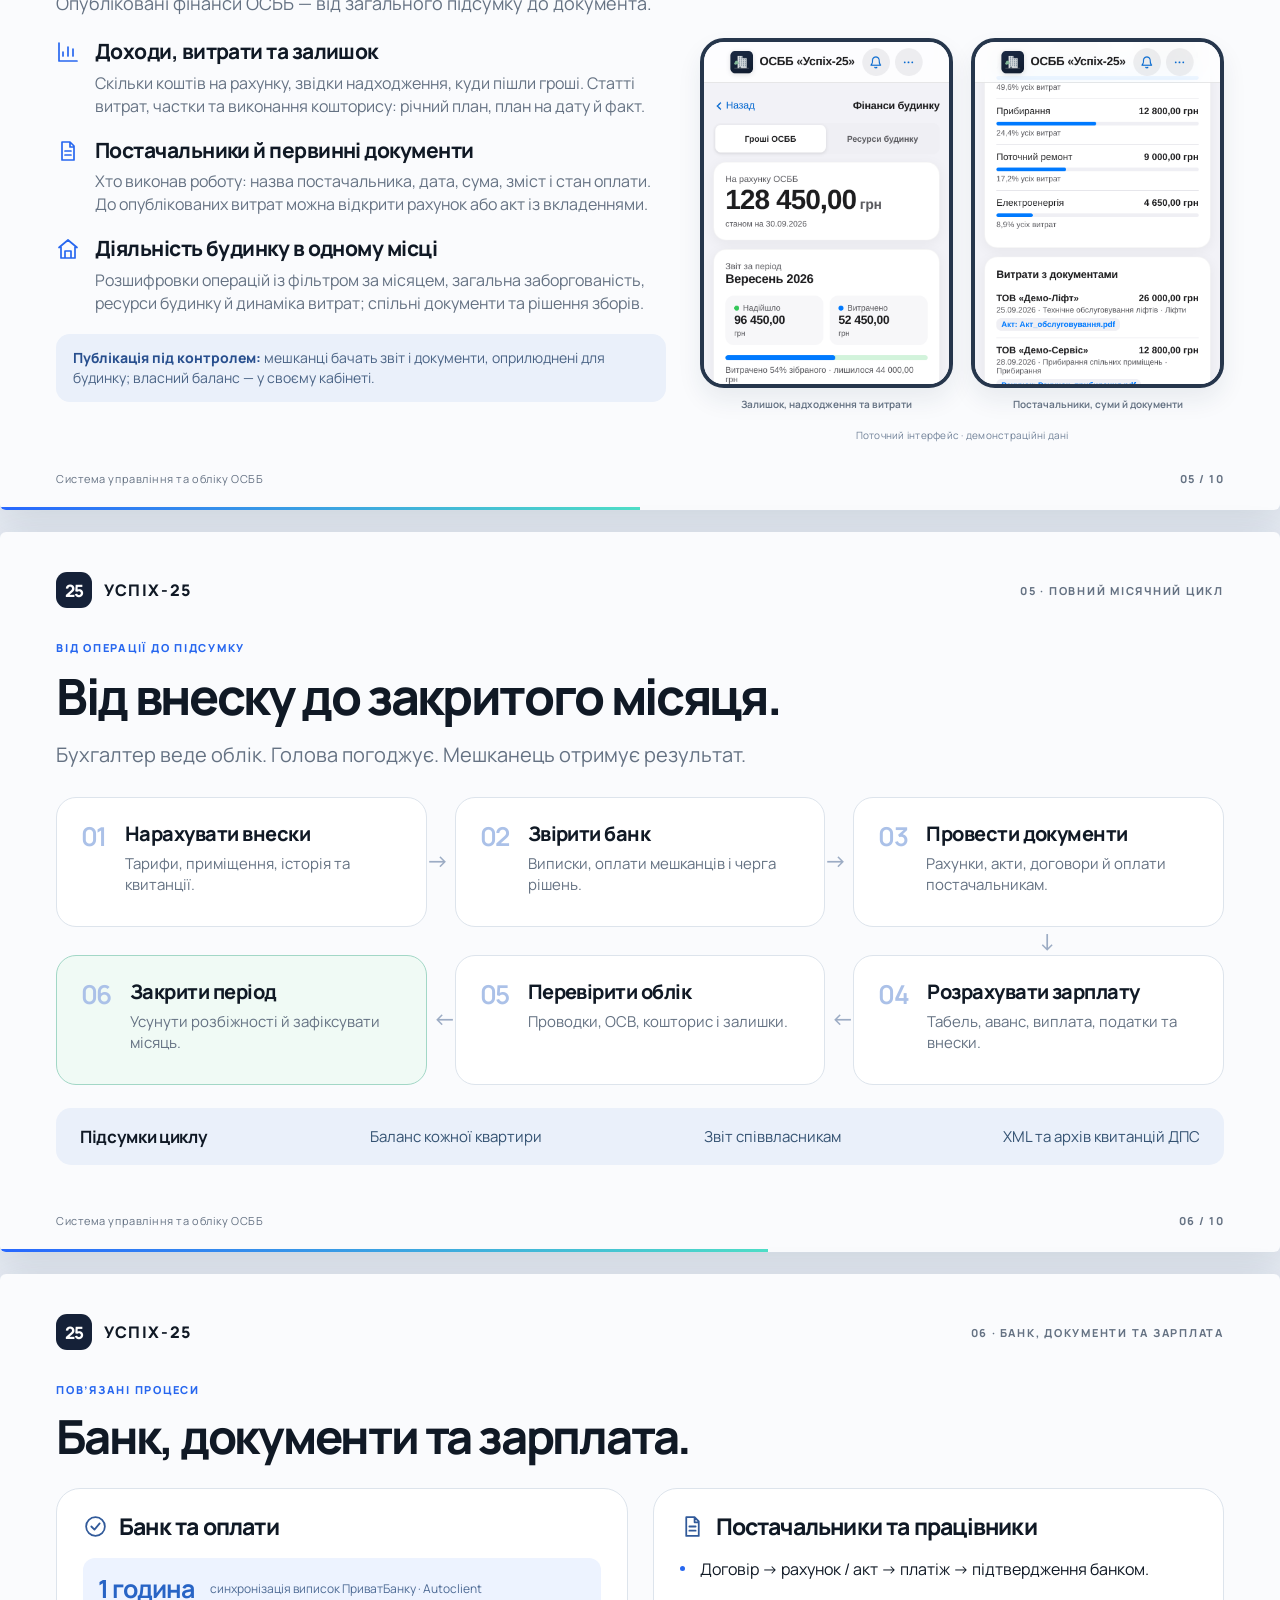
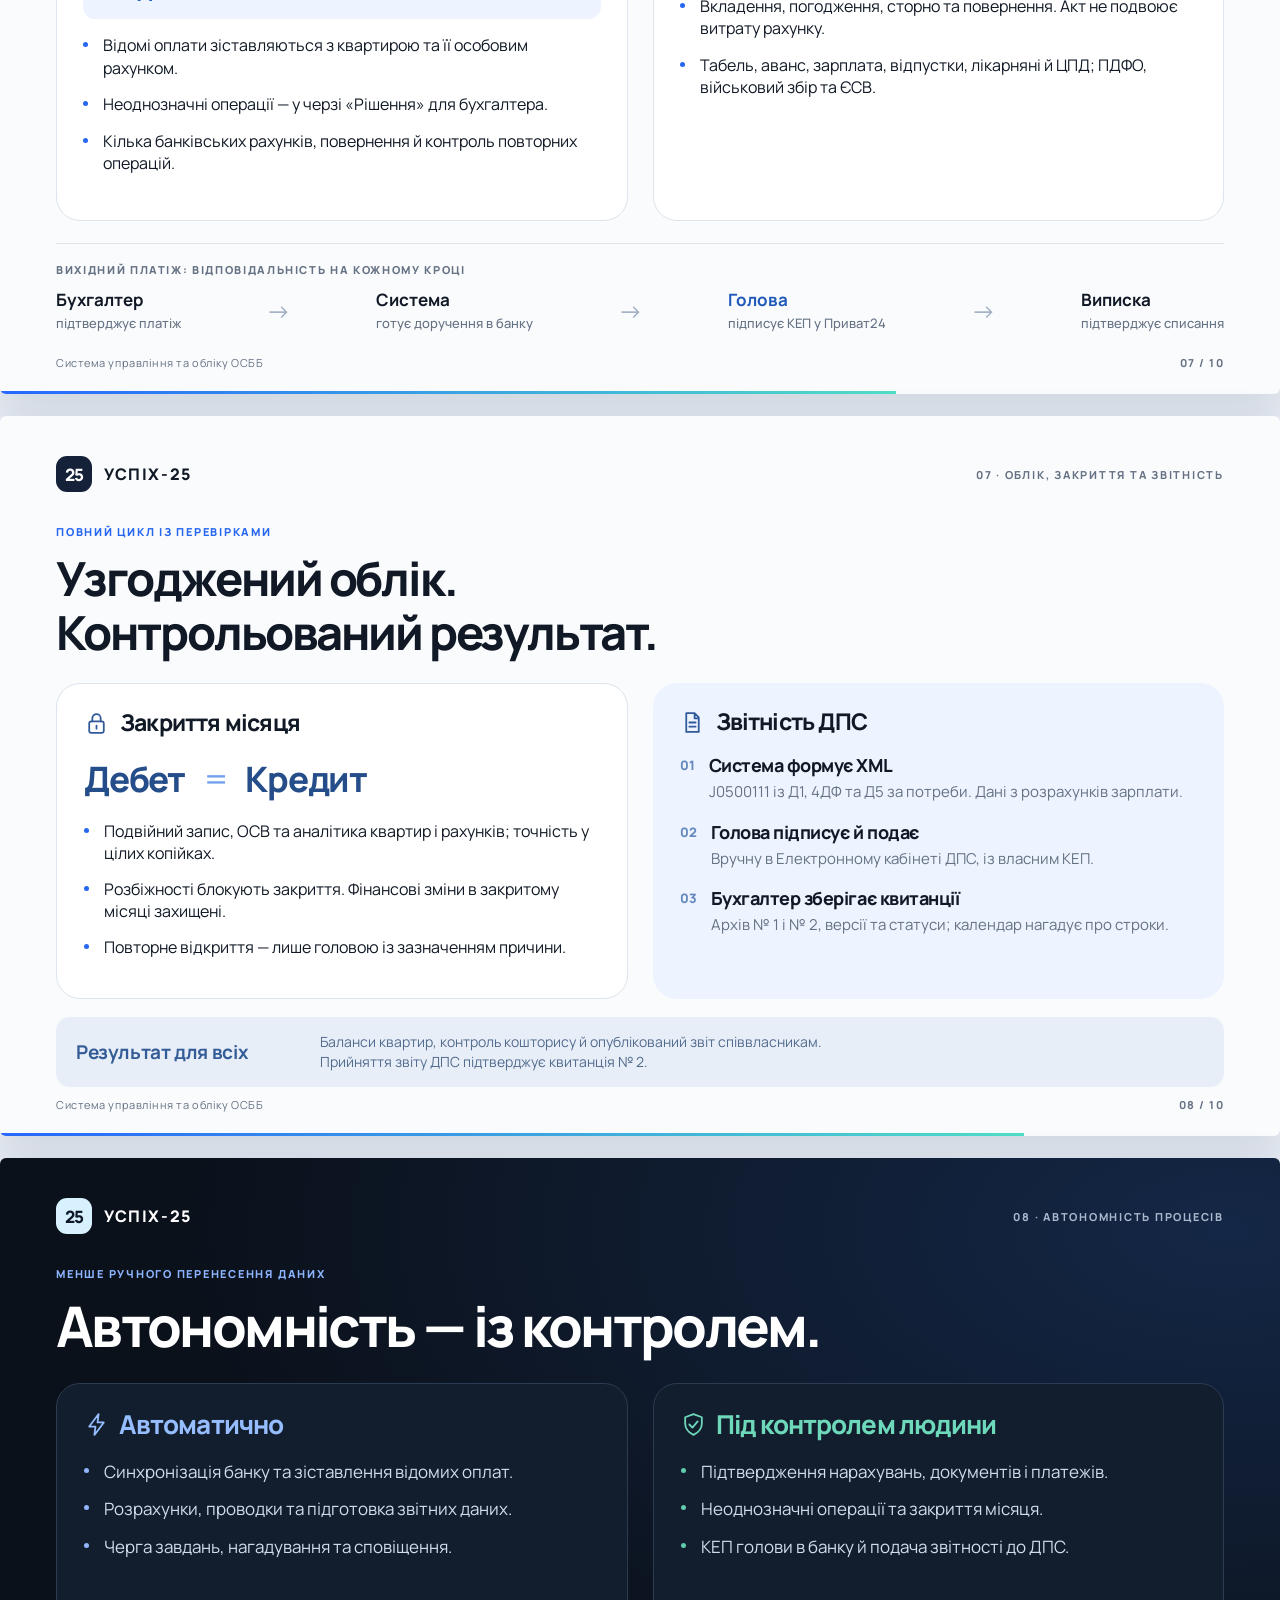
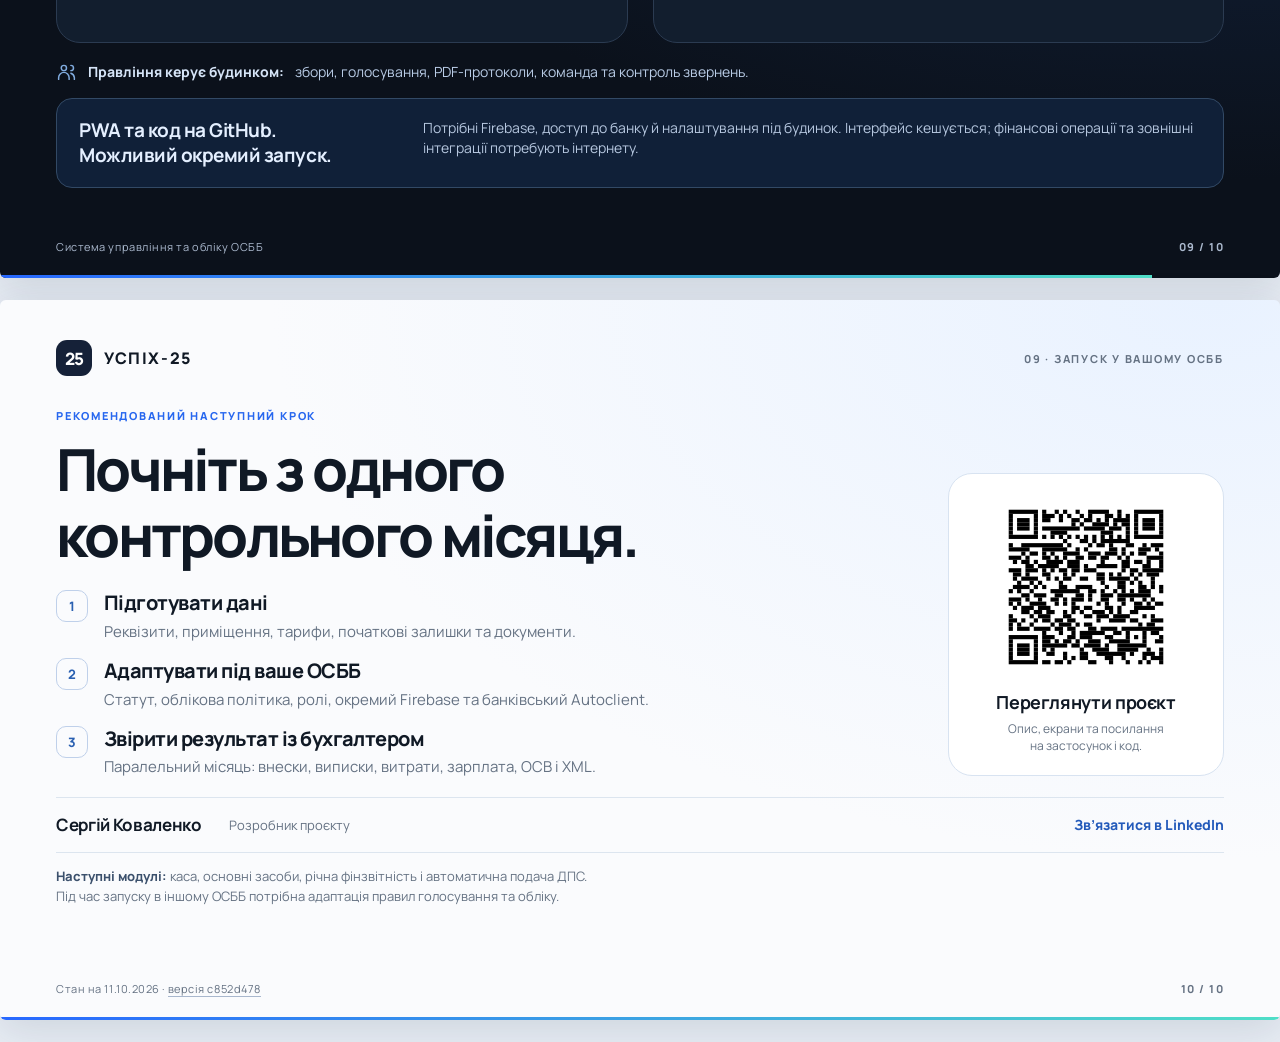
<file: presentations/uspih-25/slides.html>
<!DOCTYPE html>
<html lang="uk">
<head><meta charset="utf-8"><meta name="viewport" content="width=1280"><title>Успіх-25 — повний цикл ОСББ</title><meta name="description" content="Презентація на 10 сторінок для голів правлінь та бухгалтерів ОСББ. Чотири сторінки для мешканців: оплата, світло, FAQ, чат і прозорі фінанси. Повний цикл та автономність."><link rel="stylesheet" href="presentation.css"></head>
<body><svg class="defs" aria-hidden="true"><defs>
<symbol id="home" viewBox="0 0 24 24"><path d="M3 10.5 12 3l9 7.5M5 9v12h14V9M9 21v-7h6v7"/></symbol>
<symbol id="board" viewBox="0 0 24 24"><circle cx="12" cy="6" r="3"/><path d="M7 15v-2a5 5 0 0 1 10 0v2M3 16h18v5H3z"/></symbol>
<symbol id="calc" viewBox="0 0 24 24"><rect x="5" y="2" width="14" height="20" rx="3"/><path d="M8 6h8M8 11h1M12 11h1M16 11h.1M8 15h1M12 15h1M16 15h.1M8 19h1M12 19h1M16 19h.1"/></symbol>
<symbol id="check" viewBox="0 0 24 24"><circle cx="12" cy="12" r="9"/><path d="m8 12 3 3 5-6"/></symbol>
<symbol id="inbox" viewBox="0 0 24 24"><path d="M4 13 7 4h10l3 9v7H4zM4 13h5l1 3h4l1-3h5"/></symbol>
<symbol id="file" viewBox="0 0 24 24"><path d="M6 3h8l4 4v14H6zM14 3v5h4M9 12h6M9 16h6"/></symbol>
<symbol id="people" viewBox="0 0 24 24"><circle cx="9" cy="8" r="3"/><path d="M3 21v-2a6 6 0 0 1 12 0v2M17 5a3 3 0 0 1 0 6M21 21v-2a6 6 0 0 0-4-5"/></symbol>
<symbol id="lock" viewBox="0 0 24 24"><rect x="5" y="10" width="14" height="11" rx="2"/><path d="M8 10V7a4 4 0 0 1 8 0v3M12 14v3"/></symbol>
<symbol id="shield" viewBox="0 0 24 24"><path d="m12 2 8 3v6c0 5-4 9-8 11-4-2-8-6-8-11V5zM8 12l3 3 5-6"/></symbol>
<symbol id="chart" viewBox="0 0 24 24"><path d="M3 3v18h18M7 16v-4M12 16V7M17 16v-7"/></symbol>
<symbol id="bolt" viewBox="0 0 24 24"><path d="m14 2-9 12h6l-1 8 9-12h-6z"/></symbol>
<symbol id="chat" viewBox="0 0 24 24"><path d="M4 4h16v13H8l-4 4zM8 8h8M8 12h5"/></symbol>
</defs></svg><main class="deck"><section class="slide dark cover"><header class="top"><div class="brand"><span class="mark">25</span>УСПІХ-25</div><span class="top-label">Для голів правлінь і бухгалтерів ОСББ</span></header><div class="cover-copy"><p class="eyebrow">Цифрове управління будинком</p><h1>Повний цикл<br><span>вашого ОСББ.</span></h1><p class="lead">Від кабінету мешканця до банку, обліку та звітності — в одному застосунку.</p><div class="chips"><span class="chip">Мешканці</span><span class="chip">Правління</span><span class="chip">Бухгалтерія</span></div></div><svg class="cover-art" viewBox="0 0 650 530" fill="none" aria-label="Архітектурна схема будинку як єдиної системи" role="img"><defs><linearGradient id="facade" x1="165" y1="115" x2="474" y2="447" gradientUnits="userSpaceOnUse"><stop stop-color="#719cde" stop-opacity=".25"/><stop offset="1" stop-color="#1c375e" stop-opacity=".1"/></linearGradient><linearGradient id="roof" x1="187" y1="137" x2="482" y2="155" gradientUnits="userSpaceOnUse"><stop stop-color="#98cdff" stop-opacity=".4"/><stop offset="1" stop-color="#4795df" stop-opacity=".05"/></linearGradient><radialGradient id="pulse"><stop stop-color="#5ed8c2" stop-opacity=".45"/><stop offset="1" stop-color="#50acd5" stop-opacity="0"/></radialGradient></defs><ellipse cx="337" cy="463" rx="255" ry="74" fill="url(#pulse)"/><g stroke="#547daf" stroke-opacity=".28"><path d="M32 416 312 285 608 417 325 551zM85 443 366 313M138 467 419 337M191 491 472 361M244 515 525 385M88 390 381 524M141 365 434 499M194 339 488 475M247 313 540 451"/><ellipse cx="340" cy="440" rx="233" ry="74"/></g><path d="m189 147 131-60 163 70-132 62z" fill="url(#roof)" stroke="#82b7f6" stroke-opacity=".6"/><path d="m189 147 162 72v274l-162-72zM351 219l132-62v274l-132 62z" fill="url(#facade)" stroke="#7ba2d7" stroke-opacity=".48"/><g stroke="#729ed4" stroke-opacity=".32"><path d="M189 150 351 220 483 160" /><path d="M189 175 351 245 483 185" /><path d="M189 200 351 270 483 210" /><path d="M189 225 351 295 483 235" /><path d="M189 250 351 320 483 260" /><path d="M189 275 351 345 483 285" /><path d="M189 300 351 370 483 310" /><path d="M189 325 351 395 483 335" /><path d="M189 350 351 420 483 360" /><path d="M189 375 351 445 483 385" /><path d="M189 400 351 470 483 410" /></g><path d="M208 162v12l14 6v-12z" fill="#68dfc2" opacity=".75"/><path d="M242 176.7v12l14 6v-12z" fill="#79a8e9" opacity=".18"/><path d="M276 191.4v12l14 6v-12z" fill="#79a8e9" opacity=".18"/><path d="M310 206.1v12l14 6v-12z" fill="#79a8e9" opacity=".18"/><path d="M208 187v12l14 6v-12z" fill="#79a8e9" opacity=".18"/><path d="M242 201.7v12l14 6v-12z" fill="#79a8e9" opacity=".18"/><path d="M276 216.4v12l14 6v-12z" fill="#79a8e9" opacity=".18"/><path d="M310 231.1v12l14 6v-12z" fill="#79a8e9" opacity=".18"/><path d="M208 212v12l14 6v-12z" fill="#79a8e9" opacity=".18"/><path d="M242 226.7v12l14 6v-12z" fill="#79a8e9" opacity=".18"/><path d="M276 241.4v12l14 6v-12z" fill="#79a8e9" opacity=".18"/><path d="M310 256.1v12l14 6v-12z" fill="#68dfc2" opacity=".75"/><path d="M208 237v12l14 6v-12z" fill="#79a8e9" opacity=".18"/><path d="M242 251.7v12l14 6v-12z" fill="#79a8e9" opacity=".18"/><path d="M276 266.4v12l14 6v-12z" fill="#68dfc2" opacity=".75"/><path d="M310 281.1v12l14 6v-12z" fill="#79a8e9" opacity=".18"/><path d="M208 262v12l14 6v-12z" fill="#79a8e9" opacity=".18"/><path d="M242 276.7v12l14 6v-12z" fill="#68dfc2" opacity=".75"/><path d="M276 291.4v12l14 6v-12z" fill="#79a8e9" opacity=".18"/><path d="M310 306.1v12l14 6v-12z" fill="#79a8e9" opacity=".18"/><path d="M208 287v12l14 6v-12z" fill="#68dfc2" opacity=".75"/><path d="M242 301.7v12l14 6v-12z" fill="#79a8e9" opacity=".18"/><path d="M276 316.4v12l14 6v-12z" fill="#79a8e9" opacity=".18"/><path d="M310 331.1v12l14 6v-12z" fill="#79a8e9" opacity=".18"/><path d="M208 312v12l14 6v-12z" fill="#79a8e9" opacity=".18"/><path d="M242 326.7v12l14 6v-12z" fill="#79a8e9" opacity=".18"/><path d="M276 341.4v12l14 6v-12z" fill="#79a8e9" opacity=".18"/><path d="M310 356.1v12l14 6v-12z" fill="#79a8e9" opacity=".18"/><path d="M208 337v12l14 6v-12z" fill="#79a8e9" opacity=".18"/><path d="M242 351.7v12l14 6v-12z" fill="#79a8e9" opacity=".18"/><path d="M276 366.4v12l14 6v-12z" fill="#79a8e9" opacity=".18"/><path d="M310 381.1v12l14 6v-12z" fill="#68dfc2" opacity=".75"/><path d="M208 362v12l14 6v-12z" fill="#79a8e9" opacity=".18"/><path d="M242 376.7v12l14 6v-12z" fill="#79a8e9" opacity=".18"/><path d="M276 391.4v12l14 6v-12z" fill="#68dfc2" opacity=".75"/><path d="M310 406.1v12l14 6v-12z" fill="#79a8e9" opacity=".18"/><path d="M208 387v12l14 6v-12z" fill="#79a8e9" opacity=".18"/><path d="M242 401.7v12l14 6v-12z" fill="#68dfc2" opacity=".75"/><path d="M276 416.4v12l14 6v-12z" fill="#79a8e9" opacity=".18"/><path d="M310 431.1v12l14 6v-12z" fill="#79a8e9" opacity=".18"/><path d="M208 412v12l14 6v-12z" fill="#68dfc2" opacity=".75"/><path d="M242 426.7v12l14 6v-12z" fill="#79a8e9" opacity=".18"/><path d="M276 441.4v12l14 6v-12z" fill="#79a8e9" opacity=".18"/><path d="M310 456.1v12l14 6v-12z" fill="#79a8e9" opacity=".18"/><g stroke="#78b2ef" stroke-opacity=".45"><path d="M321 208v273M287 193v273M253 178v273M220 163v273M383 204v274M416 189v273M449 173v274"/></g><g stroke="#8adfcb" stroke-opacity=".75"><path d="M486 204h56v-62h49"/><path d="M190 297h-65v-65H62"/><path d="M487 356h55v45h42"/></g><g fill="#79e0c6"><circle cx="486" cy="204" r="4"/><circle cx="190" cy="297" r="4"/><circle cx="487" cy="356" r="4"/></g><g font-family="Manrope,Arial" font-size="12" font-weight="650" fill="#c1d7f7"><text x="530" y="125">БАНК</text><text x="58" y="213">МЕШКАНЦІ</text><text x="534" y="425">ОБЛІК</text></g></svg><div class="cover-system"><span>ДАНІ</span><span>РІШЕННЯ</span><span>ДІЯ</span></div><div class="cover-foot">Сергій Коваленко · розробник проєкту</div><footer class="footer"><span>Жовтень 2026 · поточна реалізація</span><span>01 / 10</span></footer><div class="rule" style="width:10%"></div></section>
<section class="slide resident"><header class="top"><div class="brand"><span class="mark">25</span>УСПІХ-25</div><span class="top-label">01 · Мешканцям: рахунки та оплата</span></header><p class="eyebrow">Для мешканців · щоденна користь</p><h1>Квитанція. Оплата. Історія.</h1><p class="lead">Усе для сплати внесків — у власному кабінеті квартири.</p><div class="resident-grid"><div class="resident-copy"><div class="resident-feature"><svg class="icon" aria-hidden="true"><use href="#file"/></svg><div><h3>01 / Отримати рахунок</h3><p>Квитанції за періодами та PDF-файли. Баланс показує суму до сплати або переплату; історія пояснює нарахування й зараховані оплати.</p></div></div><div class="resident-feature"><svg class="icon" aria-hidden="true"><use href="#check"/></svg><div><h3>02 / Сплатити у своєму банку</h3><p>Приват24, monobank або QR НБУ. Одержувач, IBAN, сума й призначення вже підготовлені. Реквізити також можна скопіювати; є перехід у Portmone.</p></div></div><div class="resident-feature"><svg class="icon" aria-hidden="true"><use href="#chart"/></svg><div><h3>03 / Побачити результат</h3><p>Після надходження та розпізнавання оплати у виписці оновлюються історія й баланс квартири.</p></div></div><div class="resident-note"><strong>Більше, ніж рахунок:</strong> показники квартирних лічильників, історія споживання та порівняння періодів.</div></div><div class="resident-visual"><figure class="resident-shot billing-home"><div class="resident-phone"><img src="assets/resident-home.webp" alt="Баланс і доступ до квитанцій — поточний інтерфейс із демонстраційними даними"></div><figcaption>Баланс і доступ до квитанцій</figcaption></figure><figure class="resident-shot sheet-shot"><div class="resident-phone"><img src="assets/resident-payment.webp" alt="Підготовлений переказ — поточний інтерфейс із демонстраційними даними"></div><figcaption>Підготовлений переказ</figcaption></figure><p class="demo-caption">Поточний інтерфейс · демонстраційні дані</p></div></div><footer class="footer"><span>Система управління та обліку ОСББ</span><span>02 / 10</span></footer><div class="rule" style="width:20%"></div></section>
<section class="slide resident"><header class="top"><div class="brand"><span class="mark">25</span>УСПІХ-25</div><span class="top-label">02 · Мешканцям: електропостачання</span></header><p class="eyebrow">Для мешканців · щоденна користь</p><h1>Світло: факт, графік, статистика.</h1><p class="lead">Чи є світло в будинку, відколи його немає та що очікується далі.</p><div class="resident-grid"><div class="resident-copy"><div class="resident-feature"><svg class="icon" aria-hidden="true"><use href="#bolt"/></svg><div><h3>Поточний стан і час зміни</h3><p>«Світло є» або «Світла немає», дата й час вимкнення або ввімкнення, поточна тривалість стану. Статус оновлюється для всіх мешканців.</p></div></div><div class="resident-feature"><svg class="icon" aria-hidden="true"><use href="#chart"/></svg><div><h3>Історія за тиждень, місяць і рік</h3><p>Кількість відключень, загальний час без світла, середня й найбільша тривалість, розподіл за днями та годинами, журнал подій.</p></div></div><div class="resident-feature"><svg class="icon" aria-hidden="true"><use href="#check"/></svg><div><h3>План ДТЕК і порівняння з фактом</h3><p>Кінець поточного планового відключення, наступне вікно та тижневий графік. Статистика зіставляє планові й фактичні години без світла.</p></div></div><div class="resident-note"><strong>Коли мають увімкнути:</strong> час завершення вікна ДТЕК — очікування за графіком. Фактичне відновлення показує статус будинку.</div></div><div class="resident-visual"><div class="power-screen"><span class="visual-label">Стан будинку зараз</span><img src="assets/resident-power.webp" alt="Фактичний стан, час вимкнення та графік ДТЕК — демонстрація"><div class="power-source"><svg class="icon" aria-hidden="true"><use href="#bolt"/></svg><strong>Фактичний стан</strong><span>Автоматичний сигнал із будинку<br>або оновлення правлінням</span></div><div class="power-source"><svg class="icon" aria-hidden="true"><use href="#chart"/></svg><strong>План відключень</strong><span>Черга будинку · дані ДТЕК<br>оновлюються кожні 3 години</span></div></div><figure class="resident-shot stats-shot"><div class="resident-phone"><img class="stats-periods" src="assets/resident-power-periods.webp" alt="Тиждень, місяць і рік — періоди статистики"><img class="stats-summary" src="assets/resident-power-summary.webp" alt="Загальний час без світла та кількість відключень — демонстрація"><img class="stats-chart" src="assets/resident-power-chart.webp" alt="Фрагмент поточного інтерфейсу: тижневий графік фактичних і планових відключень із демонстраційними даними"></div><figcaption>Червоне — факт · жовте — план</figcaption></figure><p class="demo-caption">Поточний інтерфейс · демонстраційні дані</p></div></div><footer class="footer"><span>Система управління та обліку ОСББ</span><span>03 / 10</span></footer><div class="rule" style="width:30%"></div></section>
<section class="slide resident"><header class="top"><div class="brand"><span class="mark">25</span>УСПІХ-25</div><span class="top-label">03 · Мешканцям: FAQ та спілкування</span></header><p class="eyebrow">Для мешканців · щоденна користь</p><h1>Відповіді й спілкування — поруч.</h1><p class="lead">Питання про ОСББ, розмова із сусідами та зв’язок із правлінням.</p><div class="resident-grid"><div class="resident-copy"><div class="resident-feature"><svg class="icon" aria-hidden="true"><use href="#inbox"/></svg><div><h3>FAQ із пошуком</h3><p>39 відповідей за Статутом: внески, борги, кошторис, збори, голосування, правління, ревізія та права співвласників. Кожна відповідь посилається на пункт Статуту.</p></div></div><div class="resident-feature"><svg class="icon" aria-hidden="true"><use href="#chat"/></svg><div><h3>Один чат для всього будинку</h3><p>Мешканці й правління в спільній розмові. Відповіді на повідомлення, фото та файли; авторство квартири й позначка правління, індикатор непрочитаного.</p></div></div><div class="resident-feature"><svg class="icon" aria-hidden="true"><use href="#file"/></svg><div><h3>Звернення, оголошення й документи</h3><p>Окремі звернення з фото та статусом виконання. Оголошення з коментарями; база документів, рішення зборів, протоколи й голосування.</p></div></div><div class="resident-note"><strong>Під ваше ОСББ:</strong> FAQ адаптується до власного Статуту. Питання, яких немає в довіднику, мешканець адресує правлінню.</div></div><div class="resident-visual"><figure class="resident-shot "><div class="resident-phone"><img src="assets/resident-faq.webp" alt="FAQ: пошук і посилання на Статут — поточний інтерфейс із демонстраційними даними"></div><figcaption>FAQ: пошук і посилання на Статут</figcaption></figure><figure class="resident-shot chat-shot"><div class="resident-phone"><img src="assets/resident-chat.webp" alt="Спільний чат мешканців і правління — поточний інтерфейс із демонстраційними даними"></div><figcaption>Спільний чат мешканців і правління</figcaption></figure><p class="demo-caption">Поточний інтерфейс · демонстраційні дані</p></div></div><footer class="footer"><span>Система управління та обліку ОСББ</span><span>04 / 10</span></footer><div class="rule" style="width:40%"></div></section>
<section class="slide resident"><header class="top"><div class="brand"><span class="mark">25</span>УСПІХ-25</div><span class="top-label">04 · Мешканцям: прозорість діяльності</span></header><p class="eyebrow">Для мешканців · щоденна користь</p><h1>Кожна гривня має пояснення.</h1><p class="lead">Опубліковані фінанси ОСББ — від загального підсумку до документа.</p><div class="resident-grid"><div class="resident-copy"><div class="resident-feature"><svg class="icon" aria-hidden="true"><use href="#chart"/></svg><div><h3>Доходи, витрати та залишок</h3><p>Скільки коштів на рахунку, звідки надходження, куди пішли гроші. Статті витрат, частки та виконання кошторису: річний план, план на дату й факт.</p></div></div><div class="resident-feature"><svg class="icon" aria-hidden="true"><use href="#file"/></svg><div><h3>Постачальники й первинні документи</h3><p>Хто виконав роботу: назва постачальника, дата, сума, зміст і стан оплати. До опублікованих витрат можна відкрити рахунок або акт із вкладеннями.</p></div></div><div class="resident-feature"><svg class="icon" aria-hidden="true"><use href="#home"/></svg><div><h3>Діяльність будинку в одному місці</h3><p>Розшифровки операцій із фільтром за місяцем, загальна заборгованість, ресурси будинку й динаміка витрат; спільні документи та рішення зборів.</p></div></div><div class="resident-note"><strong>Публікація під контролем:</strong> мешканці бачать звіт і документи, оприлюднені для будинку; власний баланс — у своєму кабінеті.</div></div><div class="resident-visual"><figure class="resident-shot "><div class="resident-phone"><img src="assets/resident-finance.webp" alt="Залишок, надходження та витрати — поточний інтерфейс із демонстраційними даними"></div><figcaption>Залишок, надходження та витрати</figcaption></figure><figure class="resident-shot "><div class="resident-phone"><img src="assets/resident-expenses.webp" alt="Постачальники, суми й документи — поточний інтерфейс із демонстраційними даними"></div><figcaption>Постачальники, суми й документи</figcaption></figure><p class="demo-caption">Поточний інтерфейс · демонстраційні дані</p></div></div><footer class="footer"><span>Система управління та обліку ОСББ</span><span>05 / 10</span></footer><div class="rule" style="width:50%"></div></section>
<section class="slide cycle"><header class="top"><div class="brand"><span class="mark">25</span>УСПІХ-25</div><span class="top-label">05 · Повний місячний цикл</span></header><p class="eyebrow">Від операції до підсумку</p><h1>Від внеску до закритого місяця.</h1><p class="lead">Бухгалтер веде облік. Голова погоджує. Мешканець отримує результат.</p><div class="cycle-grid"><article class="card stage link-r"><span class="num">01</span><div><h3>Нарахувати внески</h3><p>Тарифи, приміщення, історія та квитанції.</p></div></article><article class="card stage link-r"><span class="num">02</span><div><h3>Звірити банк</h3><p>Виписки, оплати мешканців і черга рішень.</p></div></article><article class="card stage link-d"><span class="num">03</span><div><h3>Провести документи</h3><p>Рахунки, акти, договори й оплати постачальникам.</p></div></article><article class="card stage link-l"><span class="num">04</span><div><h3>Розрахувати зарплату</h3><p>Табель, аванс, виплата, податки та внески.</p></div></article><article class="card stage link-l"><span class="num">05</span><div><h3>Перевірити облік</h3><p>Проводки, ОСВ, кошторис і залишки.</p></div></article><article class="card stage"><span class="num">06</span><div><h3>Закрити період</h3><p>Усунути розбіжності й зафіксувати місяць.</p></div></article></div><div class="outputs"><strong>Підсумки циклу</strong><span>Баланс кожної квартири</span><span>Звіт співвласникам</span><span>XML та архів квитанцій ДПС</span></div><footer class="footer"><span>Система управління та обліку ОСББ</span><span>06 / 10</span></footer><div class="rule" style="width:60%"></div></section>
<section class="slide accounting-overview"><header class="top"><div class="brand"><span class="mark">25</span>УСПІХ-25</div><span class="top-label">06 · Банк, документи та зарплата</span></header><p class="eyebrow">Пов’язані процеси</p><h1>Банк, документи та зарплата.</h1><div class="accounting-grid"><article class="card accounting-panel"><div class="accounting-heading"><svg class="icon" aria-hidden="true"><use href="#check"/></svg><h2>Банк та оплати</h2></div><div class="sync-stat"><strong>1 година</strong><span>синхронізація виписок ПриватБанку · Autoclient</span></div><div class="list"><p>Відомі оплати зіставляються з квартирою та її особовим рахунком.</p><p>Неоднозначні операції — у черзі «Рішення» для бухгалтера.</p><p>Кілька банківських рахунків, повернення й контроль повторних операцій.</p></div></article><article class="card accounting-panel"><div class="accounting-heading"><svg class="icon" aria-hidden="true"><use href="#file"/></svg><h2>Постачальники та працівники</h2></div><div class="list"><p>Договір → рахунок / акт → платіж → підтвердження банком.</p><p>Вкладення, погодження, сторно та повернення. Акт не подвоює витрату рахунку.</p><p>Табель, аванс, зарплата, відпустки, лікарняні й ЦПД; ПДФО, військовий збір та ЄСВ.</p></div></article></div><div class="payment"><div class="panel-label">Вихідний платіж: відповідальність на кожному кроці</div><div class="payment-flow"><div class="part">Бухгалтер<span>підтверджує платіж</span></div><span class="arrow">→</span><div class="part">Система<span>готує доручення в банку</span></div><span class="arrow">→</span><div class="part sign">Голова<span>підписує КЕП у Приват24</span></div><span class="arrow">→</span><div class="part">Виписка<span>підтверджує списання</span></div></div></div><footer class="footer"><span>Система управління та обліку ОСББ</span><span>07 / 10</span></footer><div class="rule" style="width:70%"></div></section>
<section class="slide accounting-control"><header class="top"><div class="brand"><span class="mark">25</span>УСПІХ-25</div><span class="top-label">07 · Облік, закриття та звітність</span></header><p class="eyebrow">Повний цикл із перевірками</p><h1>Узгоджений облік.<br>Контрольований результат.</h1><div class="control-grid"><article class="card control-panel"><div class="accounting-heading"><svg class="icon" aria-hidden="true"><use href="#lock"/></svg><h2>Закриття місяця</h2></div><div class="control-equation">Дебет <span>=</span> Кредит</div><div class="list"><p>Подвійний запис, ОСВ та аналітика квартир і рахунків; точність у цілих копійках.</p><p>Розбіжності блокують закриття. Фінансові зміни в закритому місяці захищені.</p><p>Повторне відкриття — лише головою із зазначенням причини.</p></div></article><article class="card control-panel reports-panel"><div class="accounting-heading"><svg class="icon" aria-hidden="true"><use href="#file"/></svg><h2>Звітність ДПС</h2></div><div class="compact-report"><span>01</span><div><h3>Система формує XML</h3><p>J0500111 із Д1, 4ДФ та Д5 за потреби. Дані з розрахунків зарплати.</p></div></div><div class="compact-report"><span>02</span><div><h3>Голова підписує й подає</h3><p>Вручну в Електронному кабінеті ДПС, із власним КЕП.</p></div></div><div class="compact-report"><span>03</span><div><h3>Бухгалтер зберігає квитанції</h3><p>Архів № 1 і № 2, версії та статуси; календар нагадує про строки.</p></div></div></article></div><div class="control-output"><strong>Результат для всіх</strong><p>Баланси квартир, контроль кошторису й опублікований звіт співвласникам.<br>Прийняття звіту ДПС підтверджує квитанція № 2.</p></div><footer class="footer"><span>Система управління та обліку ОСББ</span><span>08 / 10</span></footer><div class="rule" style="width:80%"></div></section>
<section class="slide dark auto"><header class="top"><div class="brand"><span class="mark">25</span>УСПІХ-25</div><span class="top-label">08 · Автономність процесів</span></header><p class="eyebrow">Менше ручного перенесення даних</p><h1>Автономність — із контролем.</h1><div class="auto-grid"><article class="card auto-panel"><h2><svg class="icon" aria-hidden="true"><use href="#bolt"/></svg>Автоматично</h2><div class="list"><p>Синхронізація банку та зіставлення відомих оплат.</p><p>Розрахунки, проводки та підготовка звітних даних.</p><p>Черга завдань, нагадування та сповіщення.</p></div></article><article class="card auto-panel human"><h2><svg class="icon" aria-hidden="true"><use href="#shield"/></svg>Під контролем людини</h2><div class="list"><p>Підтвердження нарахувань, документів і платежів.</p><p>Неоднозначні операції та закриття місяця.</p><p>КЕП голови в банку й подача звітності до ДПС.</p></div></article></div><div class="governance-strip"><svg class="icon" aria-hidden="true"><use href="#people"/></svg><strong>Правління керує будинком:</strong><span>збори, голосування, PDF-протоколи, команда та контроль звернень.</span></div><div class="independence"><strong>PWA та код на GitHub.<br>Можливий окремий запуск.</strong><p>Потрібні Firebase, доступ до банку й налаштування під будинок. Інтерфейс кешується; фінансові операції та зовнішні інтеграції потребують інтернету.</p></div><footer class="footer"><span>Система управління та обліку ОСББ</span><span>09 / 10</span></footer><div class="rule" style="width:90%"></div></section>
<section class="slide pilot"><header class="top"><div class="brand"><span class="mark">25</span>УСПІХ-25</div><span class="top-label">09 · Запуск у вашому ОСББ</span></header><p class="eyebrow">Рекомендований наступний крок</p><h1>Почніть з одного<br>контрольного місяця.</h1><div class="pilot-grid"><div class="pilot-route"><div class="pilot-step"><span class="n">1</span><div><h3>Підготувати дані</h3><p>Реквізити, приміщення, тарифи, початкові залишки та документи.</p></div></div><div class="pilot-step"><span class="n">2</span><div><h3>Адаптувати під ваше ОСББ</h3><p>Статут, облікова політика, ролі, окремий Firebase та банківський Autoclient.</p></div></div><div class="pilot-step"><span class="n">3</span><div><h3>Звірити результат із бухгалтером</h3><p>Паралельний місяць: внески, виписки, витрати, зарплата, ОСВ і XML.</p></div></div></div><a class="qr-card" href="https://kovalenkoserhii2107-maker.github.io/Main-page/uspih25.html"><img src="assets/project-qr.svg" alt="QR-код сторінки проєкту Успіх-25"><strong>Переглянути проєкт</strong><p>Опис, екрани та посилання<br>на застосунок і код.</p></a></div><div class="pilot-contact"><strong>Сергій Коваленко</strong><span>Розробник проєкту</span><a href="https://www.linkedin.com/in/serhii-kovalenko-1145b8141/">Зв’язатися в LinkedIn</a></div><p class="roadmap"><b>Наступні модулі:</b> каса, основні засоби, річна фінзвітність і автоматична подача ДПС.<br>Під час запуску в іншому ОСББ потрібна адаптація правил голосування та обліку.</p><footer class="footer"><span>Стан на 11.10.2026 · <a href="https://github.com/kovalenkoserhii2107-maker/USPIH-25/commit/c852d478dbc93215103e3205926d666a583556db">версія c852d478</a></span><span>10 / 10</span></footer><div class="rule" style="width:100%"></div></section></main></body>
</html>
</file>
<file: assets/css/main.css>
/* ============================================================
   Serhii Kovalenko — portfolio design system
   Dark, technical, single stylesheet. All tokens live in :root.
   ============================================================ */

/* ---------- 1. Tokens ---------- */

:root {
    /* surfaces */
    --bg: #05060a;
    --bg-elev: #0a0c13;
    --panel: rgba(255, 255, 255, 0.028);
    --panel-hi: rgba(255, 255, 255, 0.055);
    --line: rgba(255, 255, 255, 0.08);
    --line-hi: rgba(255, 255, 255, 0.16);

    /* text */
    --tx: #e9edf6;
    --tx-dim: #9aa4ba;
    --tx-mute: #666f85;

    /* accents — overridden per page via [data-accent] */
    --a1: #5df2c4;
    --a2: #6f9dff;
    --a-glow: rgba(93, 242, 196, 0.28);

    /* semantic */
    --ok: #5df2c4;
    --wip: #ffb15c;

    /* type */
    --f-sans: "Space Grotesk", ui-sans-serif, system-ui, -apple-system, "Segoe UI", Roboto, "Helvetica Neue", Arial, sans-serif;
    --f-mono: "JetBrains Mono", ui-monospace, SFMono-Regular, "SF Mono", Menlo, Consolas, "Liberation Mono", monospace;

    /* geometry */
    --r-sm: 8px;
    --r-md: 14px;
    --r-lg: 20px;
    --r-xl: 28px;
    --shell: 1180px;
    --nav-h: 64px;

    /* motion */
    --e-out: cubic-bezier(0.16, 1, 0.3, 1);
    --e-io: cubic-bezier(0.65, 0, 0.35, 1);
}

[data-accent="mint"]   { --a1: #5df2c4; --a2: #6f9dff; --a-glow: rgba(93, 242, 196, .28); }
[data-accent="blue"]   { --a1: #6f9dff; --a2: #a78bfa; --a-glow: rgba(111, 157, 255, .30); }
[data-accent="amber"]  { --a1: #ffc46b; --a2: #ff8a5c; --a-glow: rgba(255, 196, 107, .28); }
[data-accent="violet"] { --a1: #b79bff; --a2: #63c7ff; --a-glow: rgba(183, 155, 255, .30); }
[data-accent="cyan"]   { --a1: #5ad8ff; --a2: #8ef0c8; --a-glow: rgba(90, 216, 255, .30); }
[data-accent="rose"]   { --a1: #ff9bb8; --a2: #ffc27a; --a-glow: rgba(255, 155, 184, .28); }
[data-accent="indigo"] { --a1: #97a6ff; --a2: #5ad8ff; --a-glow: rgba(151, 166, 255, .30); }
[data-accent="lime"]   { --a1: #b8f36b; --a2: #5df2c4; --a-glow: rgba(184, 243, 107, .26); }
[data-accent="eu"]     { --a1: #6fb3ff; --a2: #ffd166; --a-glow: rgba(111, 179, 255, .30); }
[data-accent="gold"]   { --a1: #f2c66d; --a2: #e8798f; --a-glow: rgba(242, 198, 109, .28); }

/* ---------- 2. Reset & base ---------- */

*, *::before, *::after { box-sizing: border-box; }

html {
    scroll-behavior: smooth;
    scroll-padding-top: calc(var(--nav-h) + 24px);
    -webkit-text-size-adjust: 100%;
}

body {
    margin: 0;
    background: var(--bg);
    color: var(--tx);
    font-family: var(--f-sans);
    font-size: 16px;
    line-height: 1.65;
    letter-spacing: -0.005em;
    -webkit-font-smoothing: antialiased;
    text-rendering: optimizeLegibility;
    overflow-x: hidden;
}

img, svg, canvas { display: block; max-width: 100%; }
img { height: auto; }

a { color: inherit; text-decoration: none; }

button {
    font: inherit;
    color: inherit;
    background: none;
    border: 0;
    cursor: pointer;
}

h1, h2, h3, h4 {
    margin: 0;
    font-weight: 600;
    line-height: 1.14;
    letter-spacing: -0.03em;
}

p { margin: 0 0 1em; }
p:last-child { margin-bottom: 0; }

::selection { background: var(--a1); color: #04050a; }

:focus-visible {
    outline: 2px solid var(--a1);
    outline-offset: 3px;
    border-radius: 4px;
}

/* thin scrollbar, dark */
* { scrollbar-width: thin; scrollbar-color: rgba(255,255,255,.16) transparent; }
*::-webkit-scrollbar { width: 10px; height: 10px; }
*::-webkit-scrollbar-track { background: transparent; }
*::-webkit-scrollbar-thumb {
    background: rgba(255,255,255,.14);
    border: 3px solid transparent;
    background-clip: content-box;
    border-radius: 99px;
}
*::-webkit-scrollbar-thumb:hover { background: rgba(255,255,255,.26); background-clip: content-box; }

/* ---------- 3. Layout primitives ---------- */

.shell {
    width: 100%;
    max-width: var(--shell);
    margin-inline: auto;
    padding-inline: 24px;
}

.skip {
    position: absolute;
    left: -9999px;
    top: 0;
    z-index: 999;
    padding: 12px 20px;
    background: var(--a1);
    color: #04050a;
    font-weight: 600;
    border-radius: 0 0 var(--r-sm) 0;
}
.skip:focus { left: 0; }

.section { padding-block: clamp(56px, 7vw, 92px); position: relative; }

.section-head {
    display: flex;
    align-items: flex-end;
    justify-content: space-between;
    gap: 24px;
    flex-wrap: wrap;
    margin-bottom: clamp(32px, 4vw, 52px);
}

.eyebrow {
    display: inline-flex;
    align-items: center;
    gap: 9px;
    font-family: var(--f-mono);
    font-size: 0.72rem;
    letter-spacing: 0.16em;
    text-transform: uppercase;
    color: var(--tx-mute);
    margin-bottom: 14px;
}
.eyebrow::before {
    content: "";
    width: 22px;
    height: 1px;
    background: linear-gradient(90deg, var(--a1), transparent);
}

.h-sec { font-size: clamp(1.85rem, 4vw, 2.7rem); }
.lede {
    color: var(--tx-dim);
    font-size: 1.03rem;
    max-width: 62ch;
}

/* ---------- 4. Ambient background ---------- */

.bg-layer {
    position: fixed;
    inset: 0;
    z-index: -2;
    pointer-events: none;
    background:
        radial-gradient(900px 620px at 12% -8%,  color-mix(in srgb, var(--a1) 13%, transparent), transparent 62%),
        radial-gradient(760px 560px at 92% 8%,   color-mix(in srgb, var(--a2) 14%, transparent), transparent 60%),
        radial-gradient(900px 700px at 50% 106%, color-mix(in srgb, var(--a2) 9%,  transparent), transparent 66%),
        var(--bg);
}

/* graceful fallback where color-mix is unsupported */
@supports not (background: color-mix(in srgb, red 10%, transparent)) {
    .bg-layer { background: radial-gradient(900px 620px at 12% -8%, rgba(93,242,196,.12), transparent 62%), var(--bg); }
}

#bg-grid {
    position: fixed;
    inset: 0;
    z-index: -1;
    width: 100%;
    height: 100%;
    opacity: 0.6;
    pointer-events: none;
}

/* ---------- 5. Nav ---------- */

.nav {
    position: sticky;
    top: 0;
    z-index: 60;
    height: var(--nav-h);
    display: flex;
    align-items: center;
    background: color-mix(in srgb, var(--bg) 72%, transparent);
    backdrop-filter: blur(16px) saturate(150%);
    -webkit-backdrop-filter: blur(16px) saturate(150%);
    border-bottom: 1px solid transparent;
    transition: border-color .3s, background .3s;
}
.nav.is-stuck { border-bottom-color: var(--line); }

.nav-in {
    display: flex;
    align-items: center;
    gap: 14px;
    width: 100%;
}

.brand {
    display: inline-flex;
    align-items: center;
    gap: 11px;
    font-weight: 600;
    letter-spacing: -0.02em;
    margin-right: auto;
    white-space: nowrap;
}
.brand-mark {
    width: 30px;
    height: 30px;
    flex: none;
    border-radius: 9px;
    background: linear-gradient(135deg, var(--a1), var(--a2));
    display: grid;
    place-items: center;
    color: #04050a;
    font-family: var(--f-mono);
    font-size: 0.82rem;
    font-weight: 700;
    box-shadow: 0 0 0 1px rgba(255,255,255,.1), 0 6px 20px -8px var(--a-glow);
}
.brand-txt { font-size: 0.96rem; }
.brand-txt small {
    display: block;
    font-family: var(--f-mono);
    font-size: 0.63rem;
    letter-spacing: .12em;
    text-transform: uppercase;
    color: var(--tx-mute);
    font-weight: 400;
    line-height: 1.3;
}

.nav-links { display: flex; gap: 2px; }
.nav-links a {
    padding: 7px 13px;
    border-radius: 99px;
    font-size: 0.88rem;
    color: var(--tx-dim);
    transition: color .2s, background .2s;
}
.nav-links a:hover { color: var(--tx); background: var(--panel-hi); }
.nav-links a.is-active { color: var(--a1); }

.nav-tools { display: flex; align-items: center; gap: 8px; }

.kbd-btn {
    display: inline-flex;
    align-items: center;
    gap: 8px;
    padding: 6px 10px 6px 12px;
    border: 1px solid var(--line);
    border-radius: 99px;
    background: var(--panel);
    color: var(--tx-mute);
    font-size: 0.82rem;
    transition: border-color .2s, color .2s;
}
.kbd-btn:hover { border-color: var(--line-hi); color: var(--tx); }
.kbd-btn kbd {
    font-family: var(--f-mono);
    font-size: 0.68rem;
    padding: 2px 6px;
    border-radius: 5px;
    background: rgba(255,255,255,.07);
    border: 1px solid var(--line);
    color: var(--tx-dim);
}

.lang {
    display: inline-flex;
    padding: 3px;
    border: 1px solid var(--line);
    border-radius: 99px;
    background: var(--panel);
}
.lang button {
    padding: 4px 11px;
    border-radius: 99px;
    font-family: var(--f-mono);
    font-size: 0.72rem;
    font-weight: 600;
    letter-spacing: .06em;
    color: var(--tx-mute);
    transition: color .2s, background .2s;
}
.lang button[aria-pressed="true"] {
    background: linear-gradient(135deg, var(--a1), var(--a2));
    color: #04050a;
}

.scroll-bar {
    position: absolute;
    left: 0;
    bottom: -1px;
    height: 2px;
    width: 100%;
    transform: scaleX(var(--p, 0));
    transform-origin: 0 50%;
    background: linear-gradient(90deg, var(--a1), var(--a2));
    pointer-events: none;
}

/* ---------- 6. Buttons & chips ---------- */

.btn {
    display: inline-flex;
    align-items: center;
    justify-content: center;
    gap: 9px;
    padding: 12px 21px;
    border-radius: 99px;
    font-size: 0.92rem;
    font-weight: 600;
    letter-spacing: -0.01em;
    border: 1px solid transparent;
    transition: transform .2s var(--e-out), box-shadow .25s, background .25s, border-color .25s, color .25s;
    white-space: nowrap;
}
.btn:hover { transform: translateY(-2px); }
.btn:active { transform: translateY(0); }

.btn-primary {
    background: linear-gradient(135deg, var(--a1), var(--a2));
    color: #04050a;
    box-shadow: 0 10px 30px -14px var(--a-glow);
}
.btn-primary:hover { box-shadow: 0 16px 40px -14px var(--a-glow); }

.btn-ghost {
    border-color: var(--line-hi);
    color: var(--tx);
    background: var(--panel);
}
.btn-ghost:hover { border-color: var(--a1); color: var(--a1); }

.btn[aria-disabled="true"] {
    pointer-events: none;
    opacity: .45;
}

.btn svg { width: 17px; height: 17px; flex: none; }

.chip {
    display: inline-flex;
    align-items: center;
    gap: 7px;
    padding: 5px 12px;
    border: 1px solid var(--line);
    border-radius: 99px;
    background: var(--panel);
    font-family: var(--f-mono);
    font-size: 0.74rem;
    color: var(--tx-dim);
    letter-spacing: .01em;
}
.chip-row { display: flex; flex-wrap: wrap; gap: 8px; }

.status {
    display: inline-flex;
    align-items: center;
    gap: 8px;
    padding: 5px 13px 5px 10px;
    border-radius: 99px;
    font-family: var(--f-mono);
    font-size: 0.7rem;
    letter-spacing: .1em;
    text-transform: uppercase;
    border: 1px solid;
}
.status::before {
    content: "";
    width: 6px;
    height: 6px;
    border-radius: 99px;
    background: currentColor;
    box-shadow: 0 0 0 3px color-mix(in srgb, currentColor 22%, transparent);
}
.status-live { color: var(--ok); border-color: color-mix(in srgb, var(--ok) 34%, transparent); background: color-mix(in srgb, var(--ok) 8%, transparent); }
.status-wip  { color: var(--wip); border-color: color-mix(in srgb, var(--wip) 34%, transparent); background: color-mix(in srgb, var(--wip) 8%, transparent); }
.status-live::before { animation: pulse 2.4s var(--e-io) infinite; }

@keyframes pulse {
    0%, 100% { box-shadow: 0 0 0 3px color-mix(in srgb, currentColor 22%, transparent); }
    50%      { box-shadow: 0 0 0 6px color-mix(in srgb, currentColor 0%, transparent); }
}

/* ---------- 7. Cards (shared glass + spotlight) ---------- */

.card {
    position: relative;
    background: var(--panel);
    border: 1px solid var(--line);
    border-radius: var(--r-lg);
    overflow: hidden;
    isolation: isolate;
}
.card::before {
    content: "";
    position: absolute;
    inset: 0;
    z-index: 0;
    opacity: 0;
    transition: opacity .35s;
    background: radial-gradient(340px circle at var(--mx, 50%) var(--my, 50%),
                color-mix(in srgb, var(--a1) 13%, transparent), transparent 70%);
    pointer-events: none;
}
.card:hover::before { opacity: 1; }
.card > * { position: relative; z-index: 1; }

/* ---------- 8. Hero ---------- */

.hero {
    position: relative;
    padding-block: clamp(56px, 9vw, 108px) clamp(48px, 7vw, 88px);
}

.hero-grid {
    display: grid;
    grid-template-columns: minmax(0, 1.08fr) minmax(0, 0.92fr);
    gap: clamp(32px, 5vw, 64px);
    align-items: center;
}

.hero h1 {
    font-size: clamp(2.4rem, 6.2vw, 4rem);
    margin-bottom: 18px;
}
.grad {
    background: linear-gradient(120deg, var(--a1) 8%, var(--tx) 46%, var(--a2) 92%);
    -webkit-background-clip: text;
    background-clip: text;
    color: transparent;
}

.hero-sub {
    font-size: clamp(1rem, 1.6vw, 1.14rem);
    color: var(--tx-dim);
    max-width: 52ch;
    margin-bottom: 30px;
}

.hero-cta { display: flex; flex-wrap: wrap; gap: 12px; margin-bottom: 34px; }

.stat-row {
    display: grid;
    grid-template-columns: repeat(3, minmax(0, 1fr));
    gap: 1px;
    background: var(--line);
    border: 1px solid var(--line);
    border-radius: var(--r-md);
    overflow: hidden;
}
.stat {
    background: var(--bg-elev);
    padding: 16px 18px;
}
.stat b {
    display: block;
    font-size: 1.5rem;
    font-weight: 600;
    letter-spacing: -0.03em;
    background: linear-gradient(120deg, var(--a1), var(--a2));
    -webkit-background-clip: text;
    background-clip: text;
    color: transparent;
}
.stat span {
    font-family: var(--f-mono);
    font-size: 0.68rem;
    letter-spacing: .1em;
    text-transform: uppercase;
    color: var(--tx-mute);
}

/* terminal panel */
.term {
    border: 1px solid var(--line);
    border-radius: var(--r-lg);
    background: linear-gradient(180deg, rgba(255,255,255,.045), rgba(255,255,255,.012));
    box-shadow: 0 40px 90px -50px rgba(0,0,0,.9), inset 0 1px 0 rgba(255,255,255,.06);
    overflow: hidden;
}
.term-bar {
    display: flex;
    align-items: center;
    gap: 8px;
    padding: 11px 15px;
    border-bottom: 1px solid var(--line);
    background: rgba(255,255,255,.02);
}
.term-dot { width: 10px; height: 10px; border-radius: 99px; background: var(--line-hi); }
.term-dot:first-child { background: #ff5f57; }
.term-dot:nth-child(2) { background: #febc2e; }
.term-dot:nth-child(3) { background: #28c840; }
.term-name {
    margin-left: 6px;
    font-family: var(--f-mono);
    font-size: 0.72rem;
    color: var(--tx-mute);
}
.term-body {
    padding: 18px 18px 22px;
    font-family: var(--f-mono);
    font-size: 0.79rem;
    line-height: 1.85;
    min-height: 246px;
}
.term-body .l { display: block; white-space: pre-wrap; word-break: break-word; }
.term-body .c-k { color: var(--a2); }
.term-body .c-s { color: var(--a1); }
.term-body .c-n { color: #ffc46b; }
.term-body .c-d { color: var(--tx-mute); }
.caret {
    display: inline-block;
    width: 8px;
    height: 1.05em;
    vertical-align: -0.18em;
    background: var(--a1);
    animation: blink 1.05s steps(2, start) infinite;
}
@keyframes blink { 50% { opacity: 0; } }

/* ---------- 9. Project cards ---------- */

.proj-grid {
    display: grid;
    grid-template-columns: repeat(auto-fit, minmax(min(100%, 430px), 1fr));
    gap: 22px;
}

.proj {
    display: flex;
    flex-direction: column;
    transition: transform .4s var(--e-out), border-color .3s, box-shadow .4s;
}
.proj:hover {
    transform: translateY(-6px);
    border-color: var(--line-hi);
    box-shadow: 0 34px 70px -40px rgba(0,0,0,.95);
}

.proj-shot {
    position: relative;
    aspect-ratio: 16 / 10;
    overflow: hidden;
    background: var(--bg-elev);
    border-bottom: 1px solid var(--line);
}
.proj-shot img {
    width: 100%;
    height: 100%;
    object-fit: cover;
    object-position: top center;
    transition: transform .7s var(--e-out), filter .5s;
    filter: saturate(.92) brightness(.92);
}
.proj:hover .proj-shot img { transform: scale(1.045); filter: saturate(1.02) brightness(1); }
.proj-shot::after {
    content: "";
    position: absolute;
    inset: 0;
    background: linear-gradient(180deg, transparent 42%, rgba(5,6,10,.82) 100%);
    pointer-events: none;
}
.proj-badge {
    position: absolute;
    left: 14px;
    top: 14px;
    z-index: 2;
    /* screenshots underneath run from near-white to fully saturated, so the
       badge carries its own dark plate instead of tinting whatever is behind */
    background: rgba(6, 8, 13, 0.88);
    border-color: color-mix(in srgb, currentColor 55%, transparent);
    box-shadow: 0 6px 20px -8px rgba(0, 0, 0, 0.9);
    backdrop-filter: blur(10px) saturate(140%);
    -webkit-backdrop-filter: blur(10px) saturate(140%);
}

.proj-body {
    padding: 22px 22px 24px;
    display: flex;
    flex-direction: column;
    gap: 14px;
    flex: 1;
}
.proj-body h3 { font-size: 1.24rem; }
.proj-kicker {
    font-family: var(--f-mono);
    font-size: 0.7rem;
    letter-spacing: .13em;
    text-transform: uppercase;
    color: var(--a1);
}
.proj-desc { color: var(--tx-dim); font-size: 0.93rem; }

.proj-facts {
    display: grid;
    gap: 7px;
    padding: 13px 15px;
    border: 1px solid var(--line);
    border-radius: var(--r-md);
    background: rgba(255,255,255,.018);
    font-size: 0.83rem;
}
.proj-facts div {
    display: flex;
    gap: 10px;
    align-items: baseline;
    color: var(--tx-dim);
}
.proj-facts div::before {
    content: "▸";
    color: var(--a1);
    font-size: 0.7rem;
    flex: none;
}

.proj-foot {
    margin-top: auto;
    display: flex;
    align-items: center;
    justify-content: space-between;
    gap: 12px;
    padding-top: 4px;
}
.link-arrow {
    display: inline-flex;
    align-items: center;
    gap: 8px;
    font-weight: 600;
    font-size: 0.9rem;
    color: var(--a1);
}
.link-arrow svg { width: 15px; height: 15px; transition: transform .3s var(--e-out); }
.proj:hover .link-arrow svg { transform: translateX(4px); }

.icon-links { display: flex; gap: 6px; }
.icon-links a {
    width: 34px;
    height: 34px;
    display: grid;
    place-items: center;
    border: 1px solid var(--line);
    border-radius: 10px;
    color: var(--tx-mute);
    transition: color .2s, border-color .2s, background .2s;
}
.icon-links a:hover { color: var(--a1); border-color: var(--a1); background: var(--panel-hi); }
.icon-links svg { width: 16px; height: 16px; }

/* full-card link overlay (keeps card clickable, links stay on top) */
.stretch::after {
    content: "";
    position: absolute;
    inset: 0;
    z-index: 1;
}

/* ---------- 10. Stack section ---------- */

.stack-grid {
    display: grid;
    grid-template-columns: repeat(auto-fit, minmax(230px, 1fr));
    gap: 18px;
}
.stack-card { padding: 22px; }
.stack-card h3 {
    font-size: 1rem;
    margin-bottom: 6px;
    display: flex;
    align-items: center;
    gap: 10px;
}
.stack-card h3 span {
    font-family: var(--f-mono);
    font-size: 0.7rem;
    color: var(--a1);
}
.stack-card p { color: var(--tx-dim); font-size: 0.88rem; margin-bottom: 14px; }

/* ---------- 11. About / contacts ---------- */

.about-grid {
    display: grid;
    grid-template-columns: minmax(0, 1.25fr) minmax(0, 1fr);
    gap: clamp(24px, 4vw, 48px);
    align-items: start;
}
.about-body { padding: clamp(24px, 3vw, 36px); }
.about-body p { color: var(--tx-dim); }

.contact-list { display: grid; gap: 10px; }
.contact-item {
    display: flex;
    align-items: center;
    gap: 14px;
    padding: 15px 18px;
    border: 1px solid var(--line);
    border-radius: var(--r-md);
    background: var(--panel);
    transition: border-color .25s, transform .25s var(--e-out), background .25s;
}
.contact-item:hover { border-color: var(--a1); transform: translateX(4px); background: var(--panel-hi); }
.contact-item svg { width: 19px; height: 19px; flex: none; color: var(--a1); }
.contact-item b { display: block; font-size: 0.92rem; font-weight: 600; }
.contact-item small {
    font-family: var(--f-mono);
    font-size: 0.74rem;
    color: var(--tx-mute);
    word-break: break-all;
}
.contact-item .go { margin-left: auto; color: var(--tx-mute); }

/* ---------- 12. Footer ---------- */

.foot {
    border-top: 1px solid var(--line);
    padding-block: 34px 44px;
    margin-top: 40px;
}
.foot-in {
    display: flex;
    align-items: center;
    justify-content: space-between;
    gap: 18px;
    flex-wrap: wrap;
    font-size: 0.84rem;
    color: var(--tx-mute);
}
.foot-in a:hover { color: var(--a1); }
.foot-meta { font-family: var(--f-mono); font-size: 0.74rem; }

/* ---------- 13. Project page ---------- */

.p-hero { padding-block: clamp(38px, 5vw, 62px) clamp(28px, 4vw, 44px); }

.crumb {
    display: flex;
    width: fit-content;
    align-items: center;
    gap: 9px;
    font-family: var(--f-mono);
    font-size: 0.76rem;
    color: var(--tx-mute);
    margin-bottom: 26px;
    transition: color .2s;
}
.crumb:hover { color: var(--a1); }
.crumb svg { width: 14px; height: 14px; transition: transform .3s var(--e-out); }
.crumb:hover svg { transform: translateX(-3px); }

.p-hero .status { margin-bottom: 4px; }

.p-title {
    font-size: clamp(2.1rem, 5.4vw, 3.4rem);
    margin-block: 14px 16px;
}
.p-tag {
    font-size: clamp(1rem, 1.7vw, 1.16rem);
    color: var(--tx-dim);
    max-width: 66ch;
    margin-bottom: 28px;
}
.p-cta { display: flex; flex-wrap: wrap; gap: 12px; margin-bottom: 34px; }

.meta-grid {
    display: grid;
    grid-template-columns: repeat(auto-fit, minmax(160px, 1fr));
    gap: 1px;
    background: var(--line);
    border: 1px solid var(--line);
    border-radius: var(--r-md);
    overflow: hidden;
}
.meta-grid > div { background: var(--bg-elev); padding: 15px 18px; }
.meta-grid dt {
    font-family: var(--f-mono);
    font-size: 0.66rem;
    letter-spacing: .11em;
    text-transform: uppercase;
    color: var(--tx-mute);
    margin-bottom: 4px;
}
.meta-grid dd { margin: 0; font-size: 0.94rem; font-weight: 500; }

/* in-page nav */
.subnav {
    position: sticky;
    top: var(--nav-h);
    z-index: 40;
    margin-block: 8px 0;
    background: color-mix(in srgb, var(--bg) 80%, transparent);
    backdrop-filter: blur(14px);
    -webkit-backdrop-filter: blur(14px);
    border-block: 1px solid var(--line);
}
.subnav ul {
    display: flex;
    gap: 4px;
    margin: 0;
    padding: 9px 0;
    list-style: none;
    overflow-x: auto;
    scrollbar-width: none;
}
.subnav ul::-webkit-scrollbar { display: none; }
.subnav a {
    display: block;
    padding: 6px 13px;
    border-radius: 99px;
    font-size: 0.85rem;
    color: var(--tx-dim);
    white-space: nowrap;
    transition: color .2s, background .2s;
}
.subnav a:hover { color: var(--tx); background: var(--panel-hi); }
.subnav a.is-active { color: #04050a; background: linear-gradient(135deg, var(--a1), var(--a2)); }

/* prose blocks */
.block { padding-block: clamp(42px, 5vw, 68px); }
.block > .shell > .eyebrow { margin-bottom: 12px; }
.block h2 { font-size: clamp(1.6rem, 3.4vw, 2.15rem); margin-bottom: 22px; }
.prose { color: var(--tx-dim); max-width: 74ch; font-size: 1rem; }
.prose strong { color: var(--tx); font-weight: 600; }
.prose code {
    font-family: var(--f-mono);
    font-size: 0.86em;
    padding: 2px 6px;
    border-radius: 5px;
    background: rgba(255,255,255,.06);
    border: 1px solid var(--line);
    color: var(--a1);
}

/* feature list */
.feat {
    display: grid;
    grid-template-columns: repeat(auto-fit, minmax(290px, 1fr));
    gap: 16px;
    margin-top: 8px;
}
.feat-item { padding: 22px; }
.feat-num {
    font-family: var(--f-mono);
    font-size: 0.72rem;
    color: var(--a1);
    letter-spacing: .12em;
    margin-bottom: 12px;
    display: block;
}
.feat-item h3 { font-size: 1.02rem; margin-bottom: 8px; }
.feat-item p { color: var(--tx-dim); font-size: 0.9rem; }

/* file tree / code panel */
.code-panel {
    border: 1px solid var(--line);
    border-radius: var(--r-lg);
    background: linear-gradient(180deg, rgba(255,255,255,.04), rgba(255,255,255,.012));
    overflow: hidden;
}
.code-head {
    display: flex;
    align-items: center;
    gap: 10px;
    padding: 12px 16px;
    border-bottom: 1px solid var(--line);
    font-family: var(--f-mono);
    font-size: 0.74rem;
    color: var(--tx-mute);
}
.code-head::before {
    content: "";
    width: 8px; height: 8px;
    border-radius: 99px;
    background: var(--a1);
    box-shadow: 0 0 12px var(--a-glow);
}
.code-panel pre {
    margin: 0;
    padding: 20px 18px;
    overflow-x: auto;
    font-family: var(--f-mono);
    font-size: 0.79rem;
    line-height: 1.75;
    color: var(--tx-dim);
    tab-size: 2;
}
.code-panel pre b { color: var(--a1); font-weight: 500; }
.code-panel pre i { color: var(--tx-mute); font-style: normal; }

/* gallery */
.gal {
    display: grid;
    grid-template-columns: repeat(auto-fit, minmax(300px, 1fr));
    gap: 16px;
}
.gal figure {
    margin: 0;
    border: 1px solid var(--line);
    border-radius: var(--r-md);
    overflow: hidden;
    background: var(--bg-elev);
    cursor: zoom-in;
    transition: border-color .3s, transform .35s var(--e-out);
}
.gal figure:hover { border-color: var(--a1); transform: translateY(-3px); }
.gal img {
    width: 100%;
    aspect-ratio: 16 / 10;
    object-fit: cover;
    object-position: top center;
}
.gal .tall img { aspect-ratio: 3 / 4; object-fit: contain; background: #eef0f4; }
.gal figcaption {
    padding: 11px 14px;
    border-top: 1px solid var(--line);
    font-family: var(--f-mono);
    font-size: 0.72rem;
    color: var(--tx-mute);
}

/* lightbox */
.lb {
    position: fixed;
    inset: 0;
    z-index: 200;
    display: none;
    place-items: center;
    padding: clamp(16px, 4vw, 56px);
    background: rgba(3, 4, 7, .9);
    backdrop-filter: blur(10px);
    -webkit-backdrop-filter: blur(10px);
}
.lb[open], .lb.is-open { display: grid; }
.lb img {
    max-width: 100%;
    max-height: 78vh;
    border-radius: var(--r-md);
    border: 1px solid var(--line-hi);
    box-shadow: 0 50px 120px -40px #000;
}
.lb-cap {
    margin-top: 14px;
    text-align: center;
    font-family: var(--f-mono);
    font-size: 0.78rem;
    color: var(--tx-dim);
}
.lb-close, .lb-nav {
    position: absolute;
    display: grid;
    place-items: center;
    width: 44px;
    height: 44px;
    border: 1px solid var(--line);
    border-radius: 99px;
    background: var(--panel);
    color: var(--tx);
    backdrop-filter: blur(8px);
    transition: border-color .2s, color .2s;
}
.lb-close:hover, .lb-nav:hover { border-color: var(--a1); color: var(--a1); }
.lb-close { top: 20px; right: 20px; }
.lb-nav[data-dir="prev"] { left: 18px; top: 50%; transform: translateY(-50%); }
.lb-nav[data-dir="next"] { right: 18px; top: 50%; transform: translateY(-50%); }
.lb-nav svg, .lb-close svg { width: 18px; height: 18px; }

/* roadmap */
.road { display: grid; gap: 0; margin-top: 8px; }
.road li {
    list-style: none;
    display: grid;
    grid-template-columns: 26px minmax(0, 1fr);
    gap: 18px;
    padding-bottom: 26px;
    position: relative;
}
.road li:not(:last-child)::before {
    content: "";
    position: absolute;
    left: 12px;
    top: 26px;
    bottom: 0;
    width: 1px;
    background: linear-gradient(180deg, var(--line-hi), transparent);
}
.road-dot {
    width: 25px; height: 25px;
    border-radius: 99px;
    border: 1px solid var(--line-hi);
    display: grid;
    place-items: center;
    font-family: var(--f-mono);
    font-size: 0.64rem;
    color: var(--tx-mute);
    background: var(--bg-elev);
}
.road li[data-done="1"] .road-dot { border-color: var(--a1); color: var(--a1); box-shadow: 0 0 16px -4px var(--a-glow); }
.road h3 { font-size: 1rem; margin-bottom: 5px; }
.road p { color: var(--tx-dim); font-size: 0.9rem; }

/* next project strip */
.next-strip {
    display: flex;
    align-items: center;
    justify-content: space-between;
    gap: 20px;
    flex-wrap: wrap;
    padding: 26px clamp(20px, 3vw, 34px);
    margin-block: 20px 0;
}
.next-strip small {
    font-family: var(--f-mono);
    font-size: 0.7rem;
    letter-spacing: .12em;
    text-transform: uppercase;
    color: var(--tx-mute);
    display: block;
    margin-bottom: 4px;
}
.next-strip strong { font-size: 1.25rem; font-weight: 600; letter-spacing: -.02em; }

/* ---------- 14. Command palette ---------- */

.cmdk {
    position: fixed;
    inset: 0;
    z-index: 300;
    display: none;
    justify-content: center;
    align-items: flex-start;
    padding: clamp(60px, 12vh, 140px) 20px 20px;
    background: rgba(3, 4, 7, .72);
    backdrop-filter: blur(8px);
    -webkit-backdrop-filter: blur(8px);
}
.cmdk.is-open { display: flex; }
.cmdk-box {
    width: min(560px, 100%);
    border: 1px solid var(--line-hi);
    border-radius: var(--r-lg);
    background: #0b0d14;
    box-shadow: 0 40px 100px -30px #000;
    overflow: hidden;
    animation: rise .28s var(--e-out);
}
@keyframes rise { from { opacity: 0; transform: translateY(14px) scale(.985); } }
.cmdk-input {
    width: 100%;
    padding: 17px 20px;
    border: 0;
    border-bottom: 1px solid var(--line);
    background: transparent;
    color: var(--tx);
    font-size: 0.98rem;
    outline: none;
}
.cmdk-input::placeholder { color: var(--tx-mute); }
.cmdk-list {
    list-style: none;
    margin: 0;
    padding: 8px;
    max-height: 320px;
    overflow-y: auto;
}
.cmdk-list li a {
    display: flex;
    align-items: center;
    gap: 12px;
    padding: 10px 12px;
    border-radius: var(--r-sm);
    font-size: 0.92rem;
    color: var(--tx-dim);
}
.cmdk-list li[aria-selected="true"] a { background: var(--panel-hi); color: var(--tx); }
.cmdk-list .k {
    font-family: var(--f-mono);
    font-size: 0.64rem;
    letter-spacing: .1em;
    text-transform: uppercase;
    color: var(--tx-mute);
    margin-left: auto;
}
.cmdk-empty { padding: 22px; text-align: center; color: var(--tx-mute); font-size: 0.9rem; }
.cmdk-foot {
    display: flex;
    gap: 16px;
    padding: 10px 16px;
    border-top: 1px solid var(--line);
    font-family: var(--f-mono);
    font-size: 0.68rem;
    color: var(--tx-mute);
}

/* ---------- 15. Scroll reveal ---------- */

[data-reveal] {
    opacity: 0;
    transform: translateY(22px);
    transition: opacity .7s var(--e-out), transform .7s var(--e-out);
    transition-delay: var(--d, 0ms);
}
[data-reveal].is-in { opacity: 1; transform: none; }

/* ---------- 15b. Complexity meter ---------- */

.cx {
    display: inline-flex;
    gap: 3px;
    vertical-align: middle;
    margin-right: 6px;
}
.cx i {
    width: 14px;
    height: 5px;
    border-radius: 2px;
    background: var(--line-hi);
}
.cx i.on { background: linear-gradient(90deg, var(--a1), var(--a2)); }

.proj-top {
    display: flex;
    align-items: center;
    justify-content: space-between;
    gap: 12px;
    flex-wrap: wrap;
}
.proj-cx {
    display: inline-flex;
    align-items: center;
    font-family: var(--f-mono);
    font-size: 0.68rem;
    letter-spacing: .06em;
    color: var(--tx-mute);
    white-space: nowrap;
}
.proj-why {
    font-family: var(--f-mono);
    font-size: 0.72rem;
    color: var(--tx-mute);
    margin: -4px 0 0;
}

.cx-legend {
    display: grid;
    grid-template-columns: repeat(auto-fit, minmax(190px, 1fr));
    gap: 1px;
    margin-bottom: 28px;
    background: var(--line);
    border: 1px solid var(--line);
    border-radius: var(--r-md);
    overflow: hidden;
}
.cx-legend > div {
    background: var(--bg-elev);
    padding: 12px 16px;
    font-size: 0.82rem;
    color: var(--tx-dim);
}
.cx-legend b {
    display: block;
    font-family: var(--f-mono);
    font-size: 0.66rem;
    font-weight: 500;
    letter-spacing: .11em;
    text-transform: uppercase;
    color: var(--tx-mute);
    margin-bottom: 3px;
}

/* per-project accents inside the home grid: cards carry their own data-accent */
.proj[data-accent] .proj-kicker { color: var(--a1); }

/* ---------- 16. Responsive ---------- */

@media (max-width: 940px) {
    .hero-grid { grid-template-columns: 1fr; }
    .about-grid { grid-template-columns: 1fr; }
    .term-body { min-height: 0; }
}

@media (max-width: 780px) {
    .nav-links { display: none; }
    .kbd-btn kbd { display: none; }
    .brand-txt small { display: none; }
}

@media (max-width: 560px) {
    .shell { padding-inline: 18px; }
    .stat-row { grid-template-columns: 1fr; }
    .lb-nav { top: auto; bottom: 20px; transform: none; }
    .lb-nav[data-dir="prev"] { left: calc(50% - 52px); }
    .lb-nav[data-dir="next"] { right: calc(50% - 52px); }
}

/* ---------- 17. Motion & print ---------- */

@media (prefers-reduced-motion: reduce) {
    html { scroll-behavior: auto; }
    *, *::before, *::after {
        animation-duration: .001ms !important;
        animation-iteration-count: 1 !important;
        transition-duration: .001ms !important;
    }
    [data-reveal] { opacity: 1; transform: none; }
    #bg-grid { display: none; }
}

@media print {
    #bg-grid, .bg-layer, .nav, .subnav, .cmdk, .lb { display: none !important; }
    body { background: #fff; color: #000; }
}
</file>
<file: presentations/uspih-25/presentation.css>
@font-face{font-family:Manrope;src:url("assets/Manrope.ttf") format("truetype");font-weight:200 800;font-display:block}
:root{--ink:#101925;--muted:#657283;--blue:#2767ef;--mint:#0d967b;--line:#dde4ec;--soft:#f0f4fa}
*{box-sizing:border-box}
html,body{margin:0;padding:0;font-family:Manrope,Arial,sans-serif;color:var(--ink);background:#e8edf4;-webkit-font-smoothing:antialiased}
@page{size:13.333333in 7.5in;margin:0}
body{-webkit-print-color-adjust:exact;print-color-adjust:exact}
.deck{width:1280px;margin:0 auto}
.slide{position:relative;width:1280px;height:720px;background:#fafbfd;overflow:hidden;break-after:page;padding:38px 56px 58px}
.slide:last-child{break-after:auto}
.dark{color:#fff;background:#0b111b;--ink:#fff;--muted:#abb9ce;--line:#273447;--soft:#131e2d}
.top{height:40px;display:flex;align-items:center;justify-content:space-between;margin-bottom:30px;position:relative;z-index:2}
.brand{display:flex;align-items:center;gap:12px;font-weight:800;font-size:16px;letter-spacing:.1em}
.mark{display:flex;align-items:center;justify-content:center;width:36px;height:36px;border-radius:11px;background:#152138;color:#fff;font-size:17px;letter-spacing:-.06em}
.dark .mark{background:#d8f1ff;color:#0e1727}
.top-label{font-size:11px;font-weight:750;letter-spacing:.16em;text-transform:uppercase;color:var(--muted)}
.footer{position:absolute;bottom:24px;left:56px;right:56px;display:flex;justify-content:space-between;align-items:center;font-size:11px;letter-spacing:.05em;color:var(--muted);z-index:5}
.footer span:last-child{font-weight:750;letter-spacing:.13em}
.rule{position:absolute;bottom:0;height:3px;left:0;background:linear-gradient(90deg,#2868ff,#4fdec7)}
.eyebrow{font-size:11px;letter-spacing:.16em;font-weight:800;text-transform:uppercase;color:var(--blue);margin:0 0 12px}
.dark .eyebrow{color:#8cb4ff}
h1{font-size:51px;line-height:1.14;letter-spacing:-.047em;font-weight:750;margin:0 0 16px}
h2{font-size:26px;line-height:1.2;letter-spacing:-.035em;margin:0 0 12px;font-weight:750}
h3{font-size:21px;line-height:1.28;letter-spacing:-.026em;margin:0 0 9px;font-weight:750}
p{font-size:18px;line-height:1.48;margin:0;color:var(--muted)}
.lead{font-size:20px;line-height:1.4;max-width:950px}
.icon{width:25px;height:25px;fill:none;stroke:currentColor;stroke-width:1.7;stroke-linecap:round;stroke-linejoin:round;flex-shrink:0}
.icon-box{width:50px;height:50px;display:flex;align-items:center;justify-content:center;border-radius:16px;background:#e8efff;color:var(--blue);margin-bottom:20px}
.green{color:var(--mint)}
.green .icon-box,.icon-box.green{background:#e3f5ed;color:var(--mint)}
.gold{color:#b47318}
.icon-box.gold{background:#fff3dc;color:#b47318}
.card{border:1px solid var(--line);border-radius:24px;padding:28px;background:#fff}
.dark .card{background:#121e2e;border-color:#2b3b51}
.chip{display:inline-block;font-size:12px;font-weight:750;padding:8px 12px;border-radius:9px;background:#edf2fa;color:#476181;line-height:1.3}
.chip.blue{background:#e6eeff;color:#2454b5}
.chip.green{background:#e3f6ed;color:#12785e}
.chip.gold{background:#fff1d7;color:#8d5c11}
.chips{display:flex;gap:8px;flex-wrap:wrap}
.small{font-size:14px;line-height:1.5}
.note{font-size:13px;line-height:1.45;color:var(--muted)}
.panel-label{font-size:11px;text-transform:uppercase;letter-spacing:.15em;font-weight:800;color:var(--muted);margin-bottom:12px}
a{color:inherit;text-decoration:none}
.list{display:grid;gap:13px;margin-top:19px}
.list p{font-size:17px;line-height:1.38;color:var(--ink);padding-left:20px;position:relative}
.list p::before{content:"";position:absolute;left:0;top:8px;width:5px;height:5px;border-radius:50%;background:var(--blue)}
.light-caption{font-size:11px;font-weight:700;letter-spacing:.1em;text-transform:uppercase;color:var(--muted)}

.cover{background:radial-gradient(ellipse at 83% 35%,#172d4b 0,#0b111b 55%);padding-top:38px}
.cover .top{margin-bottom:62px}
.cover-copy{position:relative;z-index:3;width:655px}
.cover h1{font-size:86px;line-height:1.03;letter-spacing:-.059em;font-weight:750;margin:14px 0 23px}
.cover h1 span{color:#8bb9ff}
.cover .lead{font-size:24px;line-height:1.42;max-width:560px;color:#c0cde0}
.cover .chips{margin-top:34px}
.cover .chip{background:#182840;border:1px solid #2b4160;color:#cfe2fa;padding:10px 14px}
.cover-art{position:absolute;right:-12px;top:85px;width:650px;height:530px;opacity:.93}
.cover-system{position:absolute;right:72px;bottom:110px;display:flex;gap:24px;font-size:11px;letter-spacing:.2em;color:#9dafc8;z-index:2}
.cover-system span{border-bottom:1px solid #466383;padding-bottom:9px}
.cover-foot{position:absolute;left:56px;bottom:87px;font-size:13px;color:#8da1ba;letter-spacing:.015em}

.roles-title{margin-bottom:24px}
.roles{display:grid;grid-template-columns:repeat(3,1fr);gap:22px}
.role{height:326px;padding:27px 27px 22px;position:relative}
.role .icon-box{width:44px;height:44px;margin-bottom:12px}
.role h2{margin-bottom:8px}
.role .purpose{font-size:16px;line-height:1.42;min-height:46px}
.role .list{gap:7px;margin-top:12px}
.role .list p{font-size:16px}
.role .chip{position:absolute;left:27px;bottom:22px}
.role:nth-child(2) .icon-box{background:#e4f5ee;color:#0d9176}
.role:nth-child(3) .icon-box{background:#eef0ff;color:#5d61c8}
.roles-under{display:flex;align-items:center;justify-content:space-between;margin-top:19px;padding:0 2px}
.roles-under strong{font-size:19px;letter-spacing:-.02em}
.roles-under p{font-size:15px;max-width:550px;text-align:right}

.cycle h1{font-size:50px}
.cycle .lead{margin-bottom:28px}
.cycle-grid{display:grid;grid-template-columns:repeat(3,1fr);grid-template-rows:130px 130px;gap:28px 28px;position:relative}
.stage{display:flex;gap:19px;align-items:flex-start;padding:24px;border-radius:20px;position:relative}
.stage .num{font-size:26px;line-height:1.15;font-weight:650;color:#abc1e8;letter-spacing:-.06em}
.stage h3{font-size:20px;line-height:1.2;margin:0 0 7px}
.stage p{font-size:15px;line-height:1.4}
.stage:nth-child(4){grid-row:2;grid-column:3}
.stage:nth-child(5){grid-row:2;grid-column:2}
.stage:nth-child(6){grid-row:2;grid-column:1;border-color:#a2d7c6;background:#f0faf5}
.stage.link-r::after{content:"→";position:absolute;right:-23px;top:46px;color:#9cacc4;font-size:23px;font-weight:500}
.stage.link-l::after{content:"←";position:absolute;left:-23px;top:46px;color:#9cacc4;font-size:23px;font-weight:500}
.stage.link-d::after{content:"↓";position:absolute;bottom:-30px;left:50%;color:#9cacc4;font-size:23px;font-weight:500}
.outputs{display:flex;align-items:center;justify-content:space-between;background:#eaf0fa;padding:17px 24px;border-radius:15px;margin-top:23px}
.outputs strong{font-size:17px;letter-spacing:-.02em}
.outputs span{font-size:15px;color:#345272}

.bank h1{max-width:790px;margin-bottom:22px}
.bank-grid{display:grid;grid-template-columns:334px 1fr;gap:38px}
.bank-source{background:#eaf2ff;border:0;padding:26px;height:222px}
.bank-source .bank-name{font-size:24px;font-weight:750;letter-spacing:-.03em;color:#19418e}
.bank-source .bank-api{font-size:14px;color:#567097;margin-top:3px}
.bank-source .large-stat{font-size:52px;font-weight:700;letter-spacing:-.04em;line-height:1;margin:20px 0 7px;color:#1f5dcc}
.bank-source .small{font-size:15px;color:#405d8a}
.matching{display:grid;gap:14px}
.match{position:relative;padding:23px 25px 23px 72px;height:104px;background:#fff}
.match::before{content:"→";position:absolute;left:-29px;top:36px;font-size:26px;color:#9aabc5}
.match .icon{position:absolute;left:26px;top:26px}
.match h3{font-size:22px}
.match p{font-size:16px}
.bank-chips{margin:18px 0 23px}
.payment{border-top:1px solid var(--line);padding-top:20px}
.payment .panel-label{margin-bottom:12px}
.payment-flow{display:flex;align-items:center;justify-content:space-between;gap:12px}
.payment-flow .part{font-size:17px;line-height:1.3;font-weight:700}
.payment-flow .part span{display:block;font-size:13px;font-weight:500;color:var(--muted);margin-top:4px}
.payment-flow .part.sign{color:#1f59b9}
.payment-flow .arrow{color:#9dadc2;font-size:25px}

.ops h1{font-size:49px}
.ops-content{display:grid;grid-template-columns:1fr 1fr 205px;gap:22px;margin-top:26px}
.ops .card{height:346px;padding:25px}
.ops .card h2{font-size:25px}
.mini-flow{display:flex;align-items:center;justify-content:space-between;gap:4px;margin:20px 0 23px;font-size:13px;font-weight:750;color:#526984}
.mini-flow i{font-style:normal;font-weight:400;color:#9badc5}
.ops .list p{font-size:16px;line-height:1.43}
.ops .list{gap:16px}
.tax-chips{margin-top:21px}
.phone{width:205px;height:346px;border:6px solid #182337;border-radius:27px;overflow:hidden;background:#e9eef5;box-shadow:0 16px 34px #1524401a}
.phone img{width:100%;height:100%;object-fit:cover;object-position:top;display:block}
.phone-cap{font-size:11px;text-align:center;margin-top:11px;color:var(--muted);line-height:1.4}
.ops-caption{margin-top:17px;color:var(--muted);font-size:14px}

.ledger{background:#f5f8fc}
.ledger h1{margin-bottom:25px}
.ledger-grid{display:grid;grid-template-columns:1fr 1fr;gap:28px}
.balance-card{height:282px;position:relative;padding:27px;background:#fff}
.balance-title{font-size:14px;color:var(--muted);font-weight:650}
.balance-equation{display:flex;align-items:center;justify-content:space-between;margin:28px 0 31px}
.balance-equation strong{font-size:44px;letter-spacing:-.04em;font-weight:750}
.balance-equation span{font-size:42px;color:#367ff0;font-weight:400}
.balance-card .chips{gap:7px}
.close-card{height:282px;padding:25px 28px;background:#edf3ff;border:0}
.close-card .close-row{display:flex;gap:15px;margin-bottom:18px}
.close-card .icon{color:#2864d3}
.close-card .close-row strong{display:block;font-size:17px;font-weight:750;margin-bottom:4px}
.close-card .close-row p{font-size:15px;line-height:1.35}
.ledger-publish{padding:15px 0 14px;font-size:16px;color:#456180}
.evidence{display:flex;gap:35px;border-top:1px solid #d7e1ef;padding-top:12px;align-items:center}
.evidence strong{font-size:23px;letter-spacing:-.03em;margin-right:8px;color:#1c509f}
.evidence span{font-size:13px;color:var(--muted)}
.evidence .note{margin-left:auto;max-width:256px;text-align:right;font-size:11px}

.reports h1{font-size:46px;margin-bottom:22px}
.report-source{display:flex;align-items:center;justify-content:space-between;border-top:1px solid var(--line);border-bottom:1px solid var(--line);padding:12px 0;margin:0 0 24px;font-size:16px}
.report-source strong{font-size:16px;font-weight:750}
.report-source .tags{display:flex;gap:9px}
.report-steps{display:grid;grid-template-columns:repeat(3,1fr);gap:23px}
.report-step{height:275px;padding:26px;position:relative}
.report-step .number{font-size:13px;font-weight:800;letter-spacing:.12em;color:#7491c1;margin-bottom:18px}
.report-step h2{font-size:27px;line-height:1.18}
.report-step p{font-size:17px;margin:13px 0}
.report-step .chip{margin-top:8px}
.report-step.focus{background:#2462dd;color:#fff;border-color:#2462dd}
.report-step.focus p,.report-step.focus .number{color:#e0ebff}
.report-step.focus .chip{background:#ffffff20;color:#fff}
.report-tail{margin-top:14px;font-size:16px;color:#43658c}

.board h1{font-size:46px;margin-bottom:21px}
.board-grid{display:grid;grid-template-columns:500px 1fr;gap:32px}
.board-features{display:grid;gap:21px;align-content:start;padding-top:8px}
.board-feature{padding-left:43px;position:relative}
.board-feature .icon{position:absolute;left:0;top:0;color:#3a6abc;width:24px;height:24px}
.board-feature h3{font-size:21px;margin-bottom:8px}
.board-feature p{font-size:16px;line-height:1.43}
.board-frame{border:1px solid #d4dfea;background:#eaf0f7;padding:7px;border-radius:17px;box-shadow:0 15px 32px #25447713}
.board-frame img{display:block;width:100%;height:auto;border-radius:11px}
.board-shot-caption{font-size:12px;color:var(--muted);margin-top:10px;display:flex;align-items:center;gap:8px}

.auto{background:radial-gradient(ellipse at 96% 10%,#142746 0,#0b111b 60%)}
.auto h1{font-size:61px;margin-bottom:25px}
.auto-grid{display:grid;grid-template-columns:1fr 1fr;gap:25px}
.auto-panel{height:260px;padding:25px 27px}
.auto-panel h2{font-size:26px;color:#96bdff;display:flex;align-items:center;gap:10px;margin-bottom:20px}
.auto-panel.human h2{color:#6ed9ba}
.auto-panel .list{gap:14px;margin-top:0}
.auto-panel .list p{font-size:17px;color:#d1dcee;line-height:1.36}
.auto-panel .list p::before{background:#91b6ff}
.auto-panel.human .list p::before{background:#61ccab}
.independence{margin-top:23px;padding:19px 22px;border:1px solid #324965;border-radius:16px;display:grid;grid-template-columns:326px 1fr;gap:18px;background:#102038}
.independence strong{font-size:19px;line-height:1.32;letter-spacing:-.025em;color:#e4efff}
.independence p{font-size:14px;line-height:1.45;color:#b6c7df}

.pilot{background:radial-gradient(ellipse at 95% 0,#e9f2ff 0,#fafbfd 55%)}
.pilot h1{font-size:58px;margin-bottom:21px}
.pilot-grid{display:grid;grid-template-columns:1fr;padding-right:320px}
.pilot-route{display:grid;gap:16px;padding-top:1px}
.pilot-step{display:flex;gap:16px}
.pilot-step .n{height:32px;width:32px;border:1px solid #bfd0ea;border-radius:10px;display:flex;align-items:center;justify-content:center;flex-shrink:0;font-weight:750;font-size:13px;color:#2a60b1}
.pilot-step h3{font-size:20px;margin-bottom:5px}
.pilot-step p{font-size:15px;line-height:1.4;max-width:725px}
.qr-card{position:absolute;right:56px;top:173px;width:276px;border:1px solid #d8e3f1;border-radius:24px;background:#fff;padding:19px 22px 20px;text-align:center;align-self:start}
.qr-card img{display:block;width:188px;height:188px;margin:0 auto 9px}
.qr-card strong{font-size:18px;letter-spacing:-.02em}
.qr-card p{font-size:12px;line-height:1.4;margin-top:7px}
.pilot-contact{margin-top:20px;padding:15px 0 16px;border-top:1px solid #dce5ef;border-bottom:1px solid #dce5ef;display:flex;align-items:center;gap:27px}
.pilot-contact strong{font-size:17px;letter-spacing:-.02em}
.pilot-contact span{font-size:13px;color:var(--muted)}
.pilot-contact a{font-size:14px;color:#235aba;font-weight:750;margin-left:auto}
.roadmap{font-size:13px;line-height:1.5;color:var(--muted);margin-top:14px}
.roadmap b{color:#3b506c;font-weight:750}
.pilot .footer a{border-bottom:1px solid #a8b7cd}
.resident h1{font-size:46px;margin-bottom:12px}
.resident .lead{font-size:18px;line-height:1.4}
.resident-grid{display:grid;grid-template-columns:610px 1fr;gap:34px;margin-top:22px}
.resident-copy{display:flex;flex-direction:column;gap:19px}
.resident-feature{display:flex;gap:15px}
.resident-feature .icon{color:var(--blue);margin-top:2px;width:24px;height:24px}
.resident-feature h3{font-size:21px;margin-bottom:7px}
.resident-feature p{font-size:16px;line-height:1.43}
.resident-note{margin-top:0;padding:14px 17px;border-radius:14px;background:#eaf0fa;color:#4b6486;font-size:14px;line-height:1.45}
.resident-note strong{color:#284f8e;font-weight:750}
.resident-visual{position:relative;display:grid;grid-template-columns:1fr 1fr;gap:18px;align-content:start}
.resident-shot{margin:0;min-width:0}
.resident-phone{height:350px;border:4px solid #26364c;border-radius:24px;overflow:hidden;background:#f2f2f7;box-shadow:0 12px 25px #16355114}
.resident-phone img{width:100%;height:auto;display:block}
.billing-home .resident-phone img{transform:translateY(-58px)}
.chat-shot .resident-phone img{height:100%;object-fit:cover;object-position:bottom}
.resident-shot figcaption{font-size:10px;line-height:1.4;color:var(--muted);font-weight:650;text-align:center;margin-top:9px;min-height:28px;padding:0 5px}
.demo-caption{position:absolute;top:390px;left:0;right:0;font-size:10px;text-align:center;letter-spacing:.025em;color:#708198}
.sheet-shot .resident-phone{background:#fff}
.stats-shot .resident-phone{padding:9px;background:#fff}
.stats-shot .stats-periods{margin-bottom:8px}
.stats-shot .stats-summary{margin-bottom:9px}
.stats-shot .stats-chart{height:239px;width:100%;object-fit:contain;object-position:top}
.power-screen .visual-label{display:block;font-size:11px;font-weight:750;color:#526988;letter-spacing:.025em;margin:3px 0 12px}
.power-screen img{display:block;width:100%;height:auto;border-radius:18px}
.power-source{margin-top:22px;border-top:1px solid #dbe4ef;padding-top:16px;position:relative;padding-left:29px}
.power-source .icon{position:absolute;left:0;top:17px;width:20px;height:20px;color:#587bb9}
.power-source strong{display:block;font-size:14px;font-weight:750;color:#33577c;margin-bottom:5px}
.power-source span{display:block;font-size:12px;line-height:1.5;color:#667a92}
.accounting-overview h1,.accounting-control h1{font-size:47px;margin-bottom:24px}
.accounting-grid,.control-grid{display:grid;grid-template-columns:1fr 1fr;gap:25px}
.accounting-panel{height:333px;padding:24px 26px}
.accounting-heading{display:flex;gap:11px;align-items:center;margin-bottom:18px;color:#315a9a}
.accounting-heading h2{font-size:23px;margin:0;color:var(--ink)}
.accounting-panel .list{margin-top:15px;gap:14px}
.accounting-panel .list p{font-size:16px;line-height:1.4}
.sync-stat{display:flex;align-items:center;gap:16px;background:#edf3ff;padding:13px 15px;border-radius:12px}
.sync-stat strong{font-size:25px;white-space:nowrap;color:#2864c5;letter-spacing:-.04em}
.sync-stat span{font-size:12px;line-height:1.4;color:#4d6a94}
.accounting-overview .payment{margin-top:22px;padding-top:18px}
.control-panel{height:316px;padding:25px 27px}
.control-panel .list{margin-top:17px;gap:13px}
.control-panel .list p{font-size:16px;line-height:1.4}
.control-equation{font-size:35px;letter-spacing:-.035em;font-weight:750;color:#244d8a;margin:0 0 17px}
.control-equation span{color:#74a1ee;font-weight:450;margin:0 12px}
.reports-panel{background:#edf3ff;border:0}
.compact-report{display:flex;gap:14px;margin-top:18px}
.compact-report>span{font-size:13px;font-weight:800;color:#6589bd;line-height:1.8}
.compact-report h3{font-size:18px;margin-bottom:5px}
.compact-report p{font-size:15px;line-height:1.37}
.control-output{display:grid;grid-template-columns:224px 1fr;align-items:center;gap:20px;margin-top:18px;padding:15px 20px;border-radius:14px;background:#e7eef8}
.control-output strong{font-size:19px;letter-spacing:-.02em;color:#345c97}
.control-output p{font-size:14px;line-height:1.42;color:#536b8d}
.auto h1{font-size:56px}
.governance-strip{display:flex;gap:11px;align-items:center;margin-top:18px;font-size:14px;color:#b9cce6}
.governance-strip .icon{width:21px;height:21px;color:#81acdf}
.governance-strip strong{font-weight:750;color:#d5e4f7;white-space:nowrap}
.auto .independence{margin-top:16px}
.defs{position:absolute;width:0;height:0;overflow:hidden}
@media screen{.slide{margin:22px 0;box-shadow:0 10px 40px #13284420;border-radius:6px}}
@media print{html,body{width:1280px;background:#fff}.deck{margin:0}.slide{margin:0;border-radius:0;box-shadow:none}}
</file>
